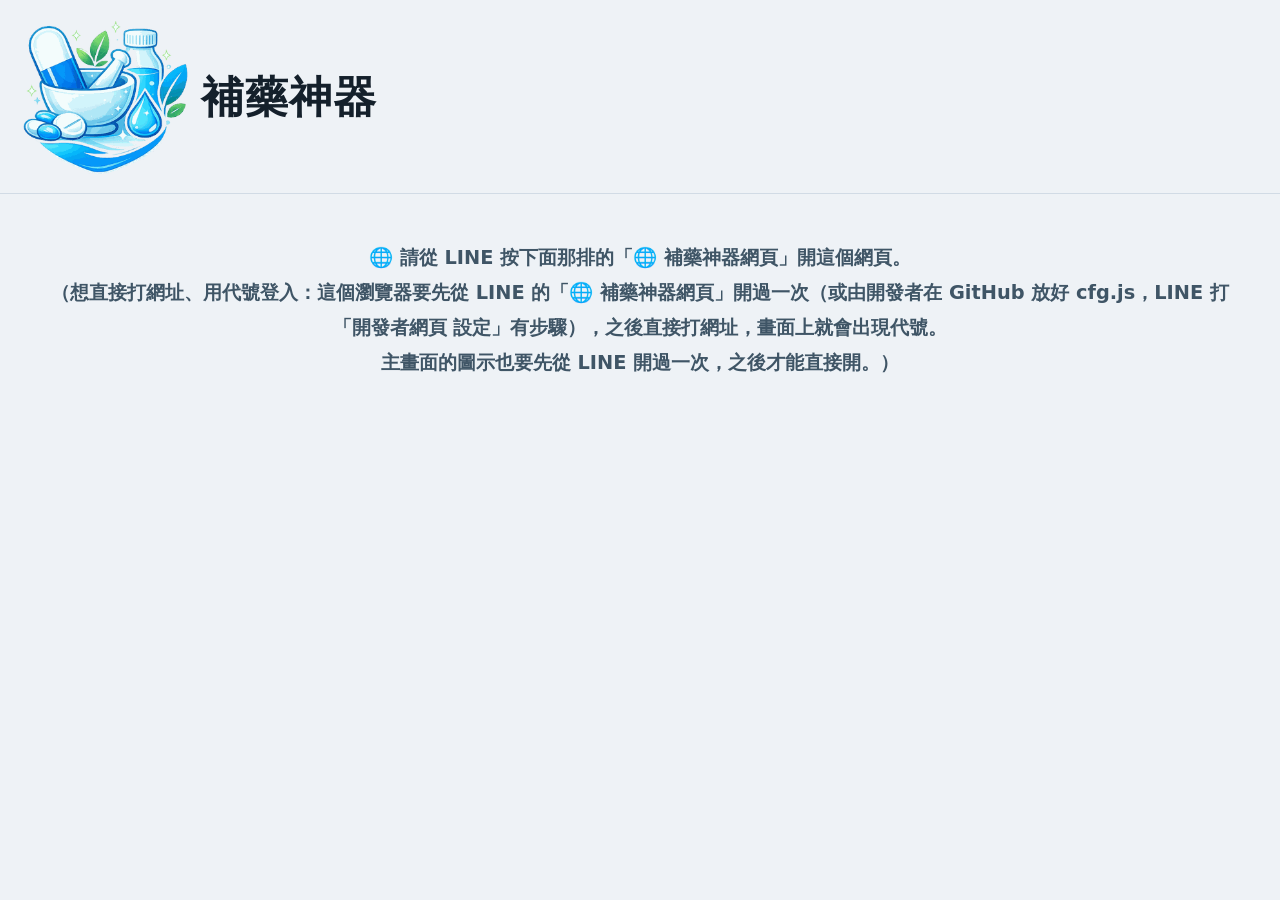
<file: index.html>
<!doctype html>
<html lang="zh-Hant">
<head>
<meta charset="utf-8">
<meta http-equiv="Content-Security-Policy" content="default-src 'none'; script-src 'self'; style-src 'self' 'unsafe-inline'; img-src 'self' data: blob: https:; connect-src https://script.google.com https://script.googleusercontent.com; media-src 'self' blob: data:; manifest-src 'self'; base-uri 'none'; form-action 'none'; object-src 'none'; frame-src 'none'; worker-src 'none'">
<meta name="referrer" content="no-referrer">
<meta name="viewport" content="width=device-width, initial-scale=1, viewport-fit=cover">
<meta name="buyao-v" content="v6">
<title>補藥神器</title>
<link rel="icon" href="icon.png">
<link rel="apple-touch-icon" href="icon.png">
<meta name="apple-mobile-web-app-capable" content="yes">
<meta name="apple-mobile-web-app-title" content="補藥神器">
<meta name="apple-mobile-web-app-status-bar-style" content="black-translucent">
<meta name="theme-color" content="#EEF2F6" media="(prefers-color-scheme: light)">
<meta name="theme-color" content="#0E151C" media="(prefers-color-scheme: dark)">
<link rel="manifest" href="manifest.webmanifest">
<style>
  :root{
    --ground:#EEF2F6; --surface:#FFFFFF; --sunk:#E3EAF1; --line:#D1DBE5;
    --ink:#14202B; --ink2:#3F5566; --muted:#7A8C9A;
    --accent:#1F6FD0; --accent-soft:#E4EEFA; --accent-ink:#FFFFFF;
    --leaf:#1B7F5C; --leaf-soft:#E3F1EA;
    --warn:#B26A00; --warn-soft:#FFF4DE;
    --danger:#B0392B; --danger-soft:#FDE9E6;
    --pin:#E8514B;
    --edge:#708392; --hintc:#566B7B;
    --c2-ink:#3C4043; --c2-mute:#757575; --c2-lab:#707070; --c2-val:#5F5F5F;
    --c2-feat:#E8F3FA; --c2-feat-ink:#0B5F8A; --c2-pair:#FFE9E9; --c2-pair-ink:#C62828;
    --c2-loc:#FFF0F0; --c2-loc-ink:#CF4540; --c2-pnl:#F7F7F7; --c2-note:#FFF6E0; --c2-note-ink:#9E5D00;
    --shadow:0 1px 2px rgba(20,32,43,.06), 0 8px 22px rgba(20,32,43,.06);
  }
  @media (prefers-color-scheme: dark){
    :root:not([data-theme="light"]){
      --ground:#0E151C; --surface:#16212B; --sunk:#1D2A36; --line:#2A3947;
      --ink:#E3EAF0; --ink2:#B0C0CE; --muted:#85979F;
      --accent:#7FB4E8; --accent-soft:#143050; --accent-ink:#0E151C;
      --leaf:#5FC49E; --leaf-soft:#16392C;
      --warn:#EBB05C; --warn-soft:#37290F;
      --danger:#E8897C; --danger-soft:#3A1F1B;
      --pin:#F0726C; --shadow:none;
      --edge:#64798A; --hintc:#97A9B6;
      --c2-ink:#E3EAF0; --c2-mute:#9FAFBB; --c2-lab:#93A3B0; --c2-val:#BCC8D2;
      --c2-feat:#12344D; --c2-feat-ink:#8CCBF0; --c2-pair:#3A1F1B; --c2-pair-ink:#F0958B;
      --c2-loc:#3A1F1B; --c2-loc-ink:#F0726C; --c2-pnl:#1B2733; --c2-note:#37290F; --c2-note-ink:#EBB05C;
    }
  }
  :root[data-theme="dark"]{
    --ground:#0E151C; --surface:#16212B; --sunk:#1D2A36; --line:#2A3947;
    --ink:#E3EAF0; --ink2:#B0C0CE; --muted:#85979F;
    --accent:#7FB4E8; --accent-soft:#143050; --accent-ink:#0E151C;
    --leaf:#5FC49E; --leaf-soft:#16392C;
    --warn:#EBB05C; --warn-soft:#37290F;
    --danger:#E8897C; --danger-soft:#3A1F1B;
    --pin:#F0726C; --shadow:none;
    --edge:#64798A; --hintc:#97A9B6;
    --c2-ink:#E3EAF0; --c2-mute:#9FAFBB; --c2-lab:#93A3B0; --c2-val:#BCC8D2;
    --c2-feat:#12344D; --c2-feat-ink:#8CCBF0; --c2-pair:#3A1F1B; --c2-pair-ink:#F0958B;
    --c2-loc:#3A1F1B; --c2-loc-ink:#F0726C; --c2-pnl:#1B2733; --c2-note:#37290F; --c2-note-ink:#EBB05C;
  }
  *{box-sizing:border-box; -webkit-tap-highlight-color:transparent}
  [hidden]{display:none!important}
  html,body{height:100%}
  body{margin:0; zoom:var(--z,1); background:var(--ground); color:var(--ink);
    font-family:-apple-system,"PingFang TC","Noto Sans TC","Microsoft JhengHei",system-ui,sans-serif;
    font-size:15.5px; line-height:1.6; padding-inline:0}
  button,input{font-family:inherit; font-size:inherit}
  button{cursor:pointer}
  button:focus-visible,input:focus-visible{outline:2.5px solid var(--accent); outline-offset:2px}
  .mono{font-family:"IBM Plex Mono",ui-monospace,SFMono-Regular,Menlo,monospace; font-variant-numeric:tabular-nums}

  .top{position:sticky; top:env(safe-area-inset-top,0px); z-index:5; background:var(--ground);
    padding:8px 14px 10px; border-bottom:1px solid var(--line)}
  .topin{max-width:640px; margin:0 auto; display:grid; grid-template-columns:minmax(0,1fr) auto; column-gap:10px; align-items:center}
  .hb{grid-column:1; grid-row:1; display:flex; align-items:center; gap:11px; border:0; background:transparent; color:var(--ink); padding:0 0 8px; margin:0; text-align:left; min-width:0}
  .hb img{width:66px; height:66px; flex:0 0 66px}
  .hb b{font-size:24px; line-height:1.3; letter-spacing:.02em; white-space:nowrap}
  .inst{grid-column:2; grid-row:1; align-self:start; justify-self:end; margin-top:3px; border:1.5px solid var(--line); background:var(--surface); color:var(--ink2);
    border-radius:999px; padding:5px 11px; font-size:12.5px; font-weight:700; white-space:nowrap; line-height:1.3}
  .search{grid-column:1 / -1; grid-row:2; display:flex; gap:7px; align-items:stretch}
  .search input{flex:1; min-width:0; border:1.5px solid var(--line); background:var(--surface); color:var(--ink);
    border-radius:12px; padding:11px 14px; font-size:17px; line-height:1.3}
  .search input::placeholder{color:var(--muted); font-size:15px}
  @media (max-width:480px){ .search input::placeholder{font-size:14px} }
  .search button{flex:0 0 46px; border:1.5px solid var(--line); background:var(--surface); color:var(--ink);
    border-radius:12px; font-size:19px; line-height:1; padding:0}
  .search button.on{background:var(--danger-soft); border-color:var(--danger); color:var(--danger)}
  .hint{grid-column:1 / -1; grid-row:3; font-size:12.5px; color:var(--muted); padding:7px 2px 0; min-height:26px; line-height:1.5}
  @media (min-width:760px){
    .top{padding:12px 18px 10px}
    .topin{max-width:none; grid-template-columns:max-content minmax(0,1fr) max-content; grid-template-rows:1fr auto 1fr; column-gap:22px}
    .hb{grid-row:1 / span 3; padding:0}
    .hb img{width:132px; height:132px; flex-basis:132px}
    .hb b{font-size:34px}
    .search{grid-column:2; grid-row:2}
    .search input{padding:14px 14px; font-size:17.5px}
    .search input::placeholder{font-size:15.5px}
    .search button{flex-basis:58px; font-size:24px}
    .inst{grid-column:3; grid-row:2; align-self:center; justify-self:start; margin-top:0; padding:8px 13px; font-size:11px}
    .hint{grid-column:2; grid-row:3; align-self:start; font-size:15px}
  }
  .hint span{display:inline-block; white-space:nowrap; margin-right:9px}
  .hint.bad{color:var(--danger)}
  .hint.rec{color:var(--danger); font-weight:700}
  .hint.busy::before{content:""; display:inline-block; width:10px; height:10px; border:2px solid var(--accent);
    border-right-color:transparent; border-radius:50%; margin-right:7px; vertical-align:-1px; animation:spin .8s linear infinite}
  @keyframes spin{to{transform:rotate(360deg)}}
  @media (prefers-reduced-motion:reduce){ .hint.busy::before{animation:none} }

  .nobox{max-width:640px; margin:0 auto; padding:12px 14px 0}
  @media (min-width:760px){ .nobox{max-width:none; padding-inline:20px} }
  .nbx{display:flex; align-items:center; gap:10px; padding:11px 14px; border-radius:12px; background:var(--warn-soft); border-left:4px solid var(--warn); color:var(--ink); font-size:15px; line-height:1.55}
  .nbx .ic{flex:none; font-size:20px; line-height:1}
  .nbx b{min-width:0; font-weight:700; overflow-wrap:anywhere; text-wrap:balance}

  main{max-width:640px; margin:0 auto; padding:12px 14px calc(40px + env(safe-area-inset-bottom,0px));
    display:flex; flex-direction:column; gap:14px}
  @media (min-width:760px){ main{max-width:none; padding-inline:20px; gap:64px} }
  @media (min-width:1020px){ main:has(#nlist){display:grid; grid-template-columns:1fr 1fr; align-items:start} }
  .empty{color:var(--muted); font-size:14px; text-align:center; padding:26px 10px 20px; line-height:1.8}
  .empty b{color:var(--ink2); display:block; font-size:15.5px; margin-bottom:4px}
  .bindf{display:flex; gap:8px; justify-content:center; margin:16px 0 8px}
  .bindf input{width:9.5em; min-width:0; border:1.5px solid var(--line); background:var(--surface); color:var(--ink); border-radius:12px;
    padding:10px 12px; font-size:22px; letter-spacing:.3em; text-align:center; font-variant-numeric:tabular-nums}
  .bindf button{border:0; border-radius:12px; padding:0 20px; background:var(--accent); color:var(--accent-ink); font-weight:700; font-size:16px}
  .bindf button:disabled{opacity:.6}
  .bindm{display:block; min-height:1.7em; color:var(--danger); font-size:14px; overflow-wrap:anywhere}
  .bindbox small{display:block; color:var(--muted); font-size:12.5px}
  .codebox{width:100%; max-width:460px; margin:0 auto; padding-inline:4px}
  .codebox small{display:block; color:var(--ink2); font-size:12.5px; margin-top:6px}
  .cdhead{display:flex; flex-wrap:wrap; justify-content:center; align-items:center; gap:8px 14px}
  .cdhead > b{margin:0}
  .cdbox{display:flex; flex-direction:column; gap:12px; margin:14px auto 4px; max-width:420px; text-align:center}
  .cdin{width:100%; min-width:0; border:1.5px solid var(--edge); background:var(--surface); color:var(--ink); border-radius:12px; padding:12px 14px; font-size:28px; font-weight:700; line-height:1.3; text-align:center; letter-spacing:.32em; text-indent:.32em;
    font-family:"IBM Plex Mono",ui-monospace,SFMono-Regular,Menlo,monospace; font-variant-numeric:tabular-nums}
  .cdin::placeholder{color:var(--hintc); font-size:16px; font-weight:400; letter-spacing:0; text-indent:0; font-family:inherit}
  .cdh{min-height:1.7em; font-size:13.5px; color:var(--ink2); line-height:1.6}
  .cdgo{border:0; border-radius:12px; padding:13px; min-height:max(48px, calc(48px / var(--z,1))); background:var(--accent); color:var(--accent-ink); font-size:17px; font-weight:700}
  .bindm.wait{color:var(--ink2)}
  .retry{margin-top:10px; min-height:max(44px, calc(44px / var(--z,1))); border:1.5px solid var(--edge); background:var(--sunk); color:var(--accent); border-radius:10px; padding:10px 18px; font-size:15px; font-weight:700}
  .cdgo:disabled{opacity:.6; cursor:default}
  .pairbx{margin:14px auto 0; max-width:420px; padding:12px; border:1.5px solid var(--edge); border-radius:14px; background:var(--surface); text-align:center}
  .pst{font-size:14px; color:var(--ink2); line-height:1.6; overflow-wrap:anywhere; text-wrap:balance}
  .pst b,.pst2 b,.pmeta b{display:inline; margin:0; font-size:inherit; color:var(--ink)}
  .pmeta b.low{color:var(--danger)}
  .prole{display:inline-block; margin:0 0 6px; padding:2px 12px; border-radius:999px; background:var(--accent-soft); color:var(--ink); font-size:13px; font-weight:700}
  .pnote{margin:0 0 10px; padding:8px 12px; border-radius:10px; background:var(--warn-soft); border-left:4px solid var(--warn); color:var(--ink); font-size:13.5px; line-height:1.6; font-weight:700; text-align:left; overflow-wrap:anywhere}
  .pcode{font-size:min(40px, 9.6vw); font-weight:800; letter-spacing:.1em; margin:6px 0 4px; color:var(--ink); line-height:1.25; font-family:"IBM Plex Mono",ui-monospace,SFMono-Regular,Menlo,monospace; font-variant-numeric:tabular-nums; -webkit-user-select:all; user-select:all; overflow-wrap:anywhere}
  .pcode.num{font-size:min(44px, 11.5vw); letter-spacing:.18em}
  .pcode.gone{font-size:20px; letter-spacing:0; color:var(--ink2); font-family:inherit; margin:12px 0 8px; -webkit-user-select:auto; user-select:auto}
  .pcopy{display:block; margin:2px auto 6px; min-height:max(44px, calc(44px / var(--z,1))); border:1.5px solid var(--accent); background:var(--surface); color:var(--accent); border-radius:10px; padding:6px 18px; font-size:14px; font-weight:700}
  .pmeta{font-size:12.5px; color:var(--ink2); line-height:1.8}
  .plink{border:0; background:transparent; color:var(--accent); font-size:13.5px; font-weight:700; text-decoration:underline; padding:8px 14px; min-height:max(44px, calc(44px / var(--z,1)))}
  .pbtn{margin-top:6px; min-height:max(44px, calc(44px / var(--z,1))); border:1.5px solid var(--accent); background:var(--surface); color:var(--accent); border-radius:10px; padding:8px 18px; font-size:15px; font-weight:700}
  .pbtn:disabled,.plink:disabled{opacity:.6; cursor:default}
  .pst2{margin:16px auto 0; font-size:14px; color:var(--ink2); line-height:1.6}
  .cdrole{text-align:center; margin-top:4px}
  .cdrole .plink{color:var(--ink2); font-size:13px; font-weight:500}
  @media (min-width:760px){
    .codebox{max-width:900px; padding-top:0}
    .cdgrid{display:grid; grid-template-columns:repeat(2,minmax(0,430px)); gap:16px; justify-content:center; align-items:start; margin-top:10px}
    .cdgrid .pairbx{margin:0; max-width:none}
    .cdgrid #cdwrap{padding:10px 12px; border:1.5px solid var(--edge); border-radius:14px; background:var(--surface)}
    .cdgrid .pst2{margin:0 auto}
    .cdgrid .cdbox{margin:8px auto 0; gap:8px}
  }
  .lo{grid-column:1 / -1; text-align:center; padding:6px 0 2px; font-size:12.5px; color:var(--ink2)}
  .lo button{border:0; background:transparent; color:var(--ink2); font-size:13.5px; text-decoration:underline; padding:10px 18px; min-height:max(44px, calc(44px / var(--z,1)))}

  .sec{display:flex; flex-direction:column; gap:8px}
  .sh{display:flex; align-items:baseline; justify-content:space-between; gap:10px; padding:0 3px}
  .sh b{font-size:18px; color:var(--ink2)}
  .sh span{font-size:12.5px; color:var(--muted)}
  @media (min-width:760px){ .sh b{font-size:19.5px} .sh span{font-size:14px} }
  .tabs{display:flex; gap:4px; background:var(--sunk); padding:4px; border-radius:12px}
  .tabs button{flex:1; border:0; background:transparent; color:var(--muted); border-radius:9px; padding:5px 8px;
    font-size:13.5px; font-weight:700; display:flex; align-items:center; justify-content:center; gap:7px}
  .tabs img{width:28px; height:28px}
  .tabs button[aria-selected="true"]{background:var(--surface); color:var(--accent); box-shadow:var(--shadow)}
  .tabs button small{font-weight:500; margin-left:4px; font-size:12px}
  @media (min-width:760px){ .tabs button{font-size:14px} .tabs img{width:36px; height:36px} .tabs button small{font-size:13px} }
  .sortrow{display:flex; gap:4px; align-items:center; justify-content:flex-end; font-size:12.5px; color:var(--muted); padding:0 3px}
  .sortrow button{border:0; background:transparent; color:var(--muted); padding:2px 8px; font-size:12.5px; border-radius:7px}
  .sortrow button[aria-pressed="true"]{color:var(--accent); font-weight:700; background:var(--accent-soft)}
  @media (min-width:760px){ .sortrow,.sortrow button{font-size:13px} }

  .list{background:var(--surface); border:1px solid var(--line); border-radius:14px; overflow:hidden; box-shadow:var(--shadow)}
  .list .h{padding:10px 15px; font-size:12.5px; color:var(--muted); background:var(--sunk); border-bottom:1px solid var(--line)}
  .list .g{padding:6px 15px; font-size:12px; font-weight:700; color:var(--warn); background:var(--warn-soft); border-bottom:1px solid var(--line)}
  .list .none{padding:16px 15px; font-size:13.5px; color:var(--muted)}
  .list .kg{display:flex; align-items:center; gap:7px; padding:10px 14px 7px; font-size:15px; font-weight:700; color:var(--accent); background:var(--surface); border-bottom:1px solid var(--line)}
  .list .kg img{width:26px; height:26px}
  .list .kg b{margin-left:6px}
  .samebox{margin-top:2px}
  .list .kg.same{color:#5B3FA0; background:#F3EFFB; font-size:15px; padding:9px 14px 7px}
  .list .sub{font-size:12.5px; font-weight:700; color:#7A5FC0; background:#F8F5FD; padding:6px 14px 4px; border-bottom:1px solid var(--line)}
  .list .sub b{margin-left:6px; font-weight:500}
  .list button.kg{width:100%; margin:0; border:0; border-bottom:1px solid var(--line); text-align:left; font-family:inherit; cursor:pointer}
  .list .kg .fold{margin-left:auto; font-size:13px; font-weight:700; color:#7A5FC0; white-space:nowrap}
  :root[data-theme="dark"] .list .kg .fold{color:#B8A6E6}
  :root[data-theme="dark"] .list .kg.same{color:#C9B8F2; background:#2A2340}
  :root[data-theme="dark"] .list .sub{color:#B8A6E6; background:#231D33}
  @media (prefers-color-scheme: dark){ :root:not([data-theme="light"]) .list .kg .fold{color:#B8A6E6} :root:not([data-theme="light"]) .list .kg.same{color:#C9B8F2; background:#2A2340} :root:not([data-theme="light"]) .list .sub{color:#B8A6E6; background:#231D33} }
  .row .n i.fl{color:var(--muted); font-size:12px}
  .tabs.wrap{flex-wrap:wrap}
  .tabs.wrap button{flex:1 1 30%; min-width:30%; padding:7px 6px; font-size:13px; gap:5px; white-space:nowrap}
  .tabs.wrap button[aria-selected="true"]{color:var(--warn)}
  @media (min-width:760px){ .tabs.wrap button{font-size:14px; padding:6px 6px} .tabs.wrap button small{font-size:13px} }
  #ntabs:empty{display:none}
  .row{display:grid; grid-template-columns:auto 1fr auto; gap:10px; align-items:center; padding:8px 12px 8px 8px;
    border-bottom:1px solid var(--line); background:transparent; border-left:0; border-right:0; border-top:0;
    width:100%; text-align:left; color:var(--ink)}
  .row:last-child{border-bottom:0}
  .row:hover{background:var(--sunk)}
  .row .ph{position:relative; width:104px; height:78px; border-radius:8px; overflow:hidden; background:var(--sunk); border:1px solid var(--line); flex:0 0 104px}
  .row .ph img{position:absolute; inset:0; width:100%; height:100%; object-fit:cover; display:block}
  .row .ph .ki{object-fit:contain; padding:8px; opacity:.45}
  .row .ph .pi{background:#fff}
  .row .n{display:flex; flex-direction:column; min-width:0; gap:1px}
  .row .n b{font-size:14.5px; white-space:normal; display:-webkit-box; -webkit-box-orient:vertical; -webkit-line-clamp:2; line-height:1.25; overflow:hidden; word-break:break-word; overflow-wrap:anywhere}
  .row .n .z{font-size:13px; color:var(--ink2); white-space:nowrap; overflow:hidden; text-overflow:ellipsis}
  .row .n i{font-style:normal; font-size:12px; color:var(--warn); white-space:nowrap; overflow:hidden; text-overflow:ellipsis}
  .row .n .k{display:flex; align-items:center; gap:4px; font-size:12px; color:var(--muted); line-height:1.2; white-space:nowrap}
  .row .n .k img{width:16px; height:16px; object-fit:contain}
  .row .n .k .c{font-size:12.5px; font-weight:600; color:var(--muted); margin-left:6px}
  .row .l{font-size:16px; font-weight:700; color:var(--pin); white-space:nowrap}
  @media (max-width:340px){ .row{gap:8px; padding:8px 10px 8px 6px} .row .ph{width:84px; height:63px; flex-basis:84px} }
  @media (min-width:760px){
    .row{gap:14px; padding:6px 16px 6px 10px}
    .row .ph{width:148px; height:111px; flex-basis:148px}
    .row .n b{font-size:15.5px} .row .n .z{font-size:13.5px} .row .n .k{font-size:12.5px} .row .n .k img{width:17px; height:17px} .row .n .k .c{font-size:13px}
    .row .l{font-size:18px}
  }

  .card{background:var(--surface); border:1px solid var(--line); border-radius:16px; padding:18px 18px 16px;
    box-shadow:var(--shadow); display:flex; flex-direction:column; gap:12px}
  .card .head{display:flex; flex-wrap:wrap; gap:10px 12px; align-items:flex-start}
  .card .head > .box.notice{flex:0 0 100%}
  .card .head .t{flex:1; min-width:0; display:flex; flex-direction:column; gap:2px}
  .card .code{font-size:34px; font-weight:700; line-height:1.05; color:var(--ink2); letter-spacing:-.01em}
  .card .qty{font-size:16px; font-weight:700; color:var(--warn); background:var(--warn-soft); border-radius:8px; padding:2px 8px; vertical-align:middle}
  .kv a{color:var(--accent); text-decoration:none; font-weight:700}
  .chips{display:flex; flex-wrap:wrap; gap:6px; padding:10px 15px; border-bottom:1px solid var(--line); background:var(--sunk)}
  .chips span{font-size:12.5px; padding:3px 9px; border-radius:8px; background:var(--surface); color:var(--ink2); border:1px solid var(--line)}
  .chips span.ok{color:var(--leaf); border-color:var(--leaf-soft); background:var(--leaf-soft)}
  .chips span.no{color:var(--danger); border-color:var(--danger-soft); background:var(--danger-soft)}
  .card .brand{font-size:20px; font-weight:700; line-height:1.25; overflow-wrap:anywhere}
  .card .zh{font-size:17px; font-weight:700; color:var(--accent); line-height:1.3}
  .card .gen{font-size:12.5px; color:var(--muted); line-height:1.5; white-space:pre-line; margin-top:3px}
  .card .side{flex:0 0 88px; display:flex; flex-direction:column; align-items:center; gap:4px}
  .card .icon{width:88px; height:88px; border-radius:18px; background:var(--sunk);
    display:flex; align-items:center; justify-content:center; text-decoration:none}
  .card .icon img{width:80px; height:80px}
  @media (max-width:480px){
    .card{padding:14px 14px 12px; gap:10px}
    .card .code{font-size:26px}
    .card .brand{font-size:16.5px}
    .card .zh{font-size:14.5px}
    .card .gen{font-size:11.5px}
    .card .side{flex:0 0 68px}
    .card .icon{width:68px; height:68px; border-radius:14px}
    .card .icon img{width:60px; height:60px}
    .box{padding:8px 11px}
    .box .v{font-size:14px}
    .kv .v{font-size:14px}
    .photo{max-width:100%; aspect-ratio:16/9}
  }
  .hb.dev{display:grid; grid-template-columns:auto auto; grid-template-rows:auto auto; column-gap:11px; row-gap:2px; justify-content:start; align-items:center}
  .hb.dev img{grid-column:1; grid-row:1 / span 2}
  .hb.dev b{grid-column:2; grid-row:1; align-self:end}
  .devtag{grid-column:2; grid-row:2; justify-self:start; align-self:start; font-size:11.5px; font-weight:700; color:var(--accent); background:var(--accent-soft); border-radius:6px; padding:2px 8px; line-height:1.45; margin:0}
  .actions button.edit{background:var(--leaf-soft); border-color:var(--leaf-soft); color:var(--leaf)}
  .box{border-radius:10px; padding:10px 13px; display:flex; flex-direction:column; gap:2px; line-height:1.5}
  .box .k{font-size:12px; font-weight:700}
  .box .v{font-size:15px; font-weight:700; overflow-wrap:anywhere; white-space:pre-line}
  .box.notice{background:var(--warn-soft); flex-direction:row; flex-wrap:wrap; align-items:baseline; column-gap:7px; row-gap:0}
  .box.notice .k,.box.notice .v{color:var(--warn)}
  .box.notice .k{flex:0 0 auto; font-size:15px}
  .box.notice .v{flex:1 1 0; min-width:0}
  .box.notice .nrow{flex:0 0 100%}
  .nrow{display:flex; gap:12px; align-items:flex-start; margin-top:6px}
  .nrow .zones{flex:1; margin-top:0}
  .nrow .sp{flex:1}
  .box.notice .npic{display:block; flex:0 0 auto; width:min(170px,36%); aspect-ratio:4/3; object-fit:contain; background:#fff; border-radius:10px; border:1px solid var(--line); cursor:zoom-in}
  .zones{border-collapse:collapse; font-size:14px; width:100%; max-width:320px}
  .zones caption{text-align:left; font-size:11.5px; color:var(--warn); opacity:.8; padding-bottom:2px}
  .zones th{text-align:left; font-weight:500; color:var(--warn); opacity:.85; padding:3px 10px 3px 0; white-space:nowrap; width:5.5em; border-bottom:1px solid rgba(178,106,0,.18)}
  .zones td{font-weight:700; color:var(--warn); padding:3px 0; border-bottom:1px solid rgba(178,106,0,.18); white-space:pre-line}
  .zones tr:last-child th,.zones tr:last-child td{border-bottom:0}
  .box.feat{background:var(--leaf-soft)} .box.feat .k,.box.feat .v{color:var(--leaf)}
  .box.pair{background:var(--danger-soft)} .box.pair .k,.box.pair .v{color:var(--danger)}
  .kv{display:flex; flex-direction:column; gap:1px}
  .kv .k{font-size:12px; color:var(--muted)} .kv .v{font-size:15px; color:var(--ink2); white-space:pre-line}
  .grid2{display:grid; grid-template-columns:1fr auto; gap:12px; align-items:start}
  @media (max-width:420px){ .grid2{grid-template-columns:1fr} .photo{max-width:100%; justify-self:stretch; aspect-ratio:16/10} }
  .photo{width:100%; max-width:220px; aspect-ratio:4/3; object-fit:cover; border-radius:10px; border:1px solid var(--line);
    background:var(--sunk); cursor:zoom-in; justify-self:end}
  .locrow{display:flex; flex-wrap:wrap; align-items:flex-start; gap:10px}
  .lleft{display:flex; flex-direction:column; align-items:flex-start; gap:8px; flex:0 0 auto; min-width:0; max-width:100%}
  .loc{flex:0 0 auto; display:flex; align-items:center; gap:8px; width:max-content; max-width:100%; min-width:0;
    background:var(--c2-loc); border-radius:12px; padding:10px 14px}
  .loc .pin{display:inline-flex; line-height:0; font-size:0}
  .pinsvg{display:block; width:19px; height:24px}
  .loc .t{font-size:24px; font-weight:800; color:var(--c2-loc-ink); line-height:1.1; min-width:0; overflow-wrap:break-word}
  .map{flex:1 1 200px; min-width:200px; border:0; border-radius:10px; background:var(--surface);
    aspect-ratio:3/2; object-fit:contain; cursor:zoom-in}
  #card{border-radius:18px}
  #card .head{display:grid; grid-template-columns:minmax(0,1fr) auto; grid-template-rows:auto auto; grid-template-areas:"t s" "n n"; gap:0 10px; align-items:start}
  #card .head > .t{grid-area:t} #card .head > .side{grid-area:s; flex:none; align-self:start}
  #card .head > .box.notice{grid-area:n; align-self:auto; margin-top:10px}
  #card .code{color:var(--c2-ink); font-family:inherit; font-weight:600; letter-spacing:0}
  #card .brand{color:var(--c2-ink)}
  #card .zh{color:var(--leaf)}
  #card .gen{color:var(--c2-mute)}
  #card .icon{width:64px; height:64px; border-radius:0; background:none}
  #card .icon img{width:64px; height:64px}
  #card .box.notice{background:var(--c2-note); border-radius:12px; padding:9px 13px}
  #card .box.notice .k{font-size:17px} #card .box.notice .v{font-size:15px}
  #card .box.notice .k,#card .box.notice .v,#card .zones th,#card .zones td,#card .zones caption{color:var(--c2-note-ink)}
  #card .zones th,#card .zones caption{opacity:1}
  #card .box{border-radius:10px}
  #card .box.feat{background:var(--c2-feat)} #card .box.feat .k,#card .box.feat .v{color:var(--c2-feat-ink)}
  #card .box.pair{background:var(--c2-pair)} #card .box.pair .k,#card .box.pair .v{color:var(--c2-pair-ink)}
  #card .kv .k{color:var(--c2-lab)} #card .kv .v{color:var(--c2-val); font-weight:400; overflow-wrap:anywhere}
  #card .grid2{grid-template-columns:minmax(0,1fr) auto; gap:10px}
  #card .grid2.nophoto{grid-template-columns:minmax(0,1fr)}
  #card .photo{width:40vw; max-width:160px; aspect-ratio:4/3; object-fit:contain; background:transparent; border:0; border-radius:8px; justify-self:end}
  .pnl{background:var(--c2-pnl); border-radius:14px; padding:10px 10px 11px; display:flex; flex-direction:column; gap:10px; min-width:0}
  .pnl .box.feat{padding:8px 11px}
  .pinfo{display:flex; flex-direction:column; gap:9px; min-width:0}
  .cbody{display:contents}
  #same:empty{display:none}
  @media (min-width:760px){
    .card{padding:40px 40px 38px}
    .card .code{font-size:41px} .card .brand{font-size:25.5px} .card .zh{font-size:22px} .card .gen{font-size:15px}
    .zones{font-size:16px} .zones caption{font-size:13.5px}
    #card{width:100%; max-width:1000px; margin-inline:auto; padding:20px 28px 14px; gap:10px; zoom:var(--cz,1)}
    #card .head{gap:0 12px}
    #card .icon{width:var(--icons,134px); height:var(--icons,134px)} #card .icon img{width:var(--icons,134px); height:var(--icons,134px)}
    main:has(#card){padding-bottom:calc(8px + env(safe-area-inset-bottom,0px))}
    #card .samebox{margin-top:0}
    #card .samebox .kg.same[aria-expanded="false"]{border-bottom:0}
    #card .samebox .kg.same[aria-expanded="false"] ~ .sub{display:none}
    #card .box{padding:8px 13px}
    #card .box .k,#card .kv .k{font-size:13.5px} #card .box .v,#card .kv .v{font-size:16.5px}
    #card .box.notice{padding:9px 16px} #card .box.notice .k{font-size:19px} #card .box.notice .v{font-size:19px}
    #card .box.notice .npic{width:min(150px,30%); margin-left:auto}
    #card .photo{width:var(--phw,284px); max-width:none}
    .cbody{display:grid; grid-template-columns:minmax(0,1fr); gap:10px; align-items:start}
    .pnl{padding:12px 14px; display:grid; grid-template-columns:var(--gc,minmax(0,1fr) auto); grid-template-areas:var(--ga,"f p" "i p"); gap:9px 14px; align-items:start}
    .pnl .grid2{display:contents}
    .pnl .feat{grid-area:f} .pnl .pinfo{grid-area:i} .pnl .photo{grid-area:p}
    .pnl .pinfo:empty{display:none}
    .pnl.solo{justify-content:center}
    .locrow{gap:10px 14px}
    .loc{gap:12px; padding:12px 24px; min-height:var(--lochh,117px)}
    .loc .t{font-size:var(--locfs,54px)}
    .pinsvg{width:calc(var(--locfs,54px)*.72); height:calc(var(--locfs,54px)*.9)}
    .map{flex:0 0 auto; width:auto; min-width:0; max-width:100%; height:var(--maph,278px); margin-left:auto}
    #card .actions{margin-top:0} #card .actions button{flex:0 0 auto; padding:8px 22px}
  }
  .spots{display:flex; gap:7px; flex-wrap:wrap}
  .spots button{border:1.5px solid var(--line); background:var(--surface); color:var(--ink2); border-radius:9px;
    padding:6px 12px; font-size:13.5px; font-weight:700}
  .spots button[aria-pressed="true"]{background:var(--accent); border-color:var(--accent); color:var(--accent-ink)}
  .actions{display:flex; gap:8px; margin-top:2px}
  .actions button{flex:1; border:1.5px solid var(--line); background:var(--sunk); color:var(--accent); border-radius:10px;
    padding:10px; font-size:14px; font-weight:700}
  .actions button.pri{background:var(--accent); border-color:var(--accent); color:var(--accent-ink)}
  .actions button.quiet{color:var(--muted)}
  .actions button:disabled{opacity:.5; cursor:default}

  .edit{display:flex; flex-direction:column; gap:10px; background:var(--sunk); border-radius:12px; padding:13px 13px 12px}
  .edit .t{font-size:13px; font-weight:700; color:var(--accent)}
  .f{display:flex; flex-direction:column; gap:3px}
  .f label{font-size:12px; color:var(--muted)}
  .f label b{color:var(--accent); font-weight:700; margin-right:5px; font-family:"IBM Plex Mono",monospace}
  .f input,.f textarea,.f select{border:1.5px solid var(--line); background:var(--surface); color:var(--ink);
    border-radius:9px; padding:9px 11px; font-size:15px; line-height:1.4; width:100%}
  .f textarea{min-height:64px; resize:vertical}
  .f .was{font-size:11.5px; color:var(--muted)}
  .edit .actions{margin-top:2px}
  .picrow{display:flex; align-items:center; gap:12px}
  .picrow .ph{position:relative; width:66px; height:66px; border-radius:10px; overflow:hidden; background:var(--surface); border:1px solid var(--line); flex:0 0 66px}
  .picrow .ph img{position:absolute; inset:0; width:100%; height:100%; object-fit:cover; display:block}
  .picrow .ph .ki{object-fit:contain; padding:11px; opacity:.45}
  .picrow .ph .pi{background:#fff}
  .picrow button{border:1.5px solid var(--line); background:var(--surface); color:var(--ink); border-radius:10px; padding:10px 13px; font-size:14px; font-weight:700}
  .picrow button:disabled{opacity:.5}
  .picrow.drop{border:1.5px dashed var(--line); border-radius:12px; padding:8px; outline:none}
  .picrow.drop.active{border-color:var(--accent)}
  .picrow.drop.over{border-style:solid; border-color:var(--accent); background:var(--accent-soft)}
  .picrow .dz{display:flex; flex-direction:column; gap:5px; min-width:0}
  .picrow .dz small{font-size:11.5px; color:var(--muted); line-height:1.4}
  .picrow .dzb{display:flex; gap:8px; flex-wrap:wrap}
  .picrow .ph .none{position:absolute; inset:0; display:flex; align-items:center; justify-content:center; font-size:12px; color:var(--muted)}
  .zgrid{display:grid; grid-template-columns:1fr 1fr; gap:6px 10px}
  .zc{display:flex; align-items:center; gap:6px; font-size:13px; color:var(--ink2)}
  .zc span{flex:0 0 3.2em}
  .zc input{flex:1; min-width:0; padding:7px 9px; font-size:14px}

  .lb{position:fixed; inset:0; z-index:20; background:rgba(8,12,16,.86); display:flex; align-items:center; justify-content:center; padding:20px}
  .lb img{max-width:100%; max-height:100%; border-radius:8px; background:#fff}
  .lb button{position:absolute; top:calc(14px + env(safe-area-inset-top,0px)); right:14px; width:42px; height:42px; border-radius:50%;
    border:0; background:rgba(255,255,255,.92); color:#111; font-size:20px}
  .sheet{position:fixed; inset:0; z-index:21; background:rgba(8,12,16,.55); display:flex; align-items:flex-end; justify-content:center}
  .sheetin{background:var(--surface); color:var(--ink); width:100%; max-width:520px; border-radius:16px 16px 0 0; padding:16px 18px calc(16px + env(safe-area-inset-bottom,0px)); box-shadow:0 -6px 30px rgba(0,0,0,.25)}
  .sheetin h3{margin:0 0 6px; font-size:17px}
  .sheetin p{margin:0 0 8px; font-size:13.5px; color:var(--ink2); line-height:1.6}
  .sheetin .go{display:block; width:100%; border:0; background:var(--accent); color:var(--accent-ink); border-radius:12px; padding:13px; font-size:16px; font-weight:700; margin:2px 0 12px}
  .sheetin ol{margin:0 0 10px; padding-left:22px; font-size:15px; line-height:1.75}
  .sheetin small{display:block; color:var(--muted); font-size:12.5px; line-height:1.55; margin-bottom:12px; white-space:pre-line}
  .sheetin .x{width:100%; border:1.5px solid var(--line); background:var(--sunk); color:var(--ink); border-radius:12px; padding:11px; font-size:15.5px; font-weight:700}
  .sheetin p b{color:var(--ink)}
  .sheetin .ids{margin:0 0 10px; padding:8px 10px; background:var(--sunk); border-radius:10px; font:13.5px/1.7 ui-monospace,Menlo,Consolas,monospace; color:var(--ink); white-space:pre-line; word-break:break-all}
  .sheetin .go + .x{margin-top:0}
  .hint .tm{white-space:normal}
  .hint .aiw{white-space:normal; color:var(--warn); font-weight:700}
  @media (min-width:760px){ .sheet{align-items:center; padding:20px} .sheetin{border-radius:16px; padding:18px 20px} }
  .demo{position:fixed; left:0; right:0; bottom:0; z-index:6; background:var(--warn-soft); color:var(--warn); font-size:12px;
    text-align:center; padding:6px 12px calc(6px + env(safe-area-inset-bottom,0px)); border-top:1px solid var(--line)}
</style>
<script src="cfg.js" defer></script>
<script src="app.js?v=v6" defer></script>
</head>
<body>
<header class="top"><div class="topin">
  <button type="button" class="hb" id="home" title="回首頁"><img src="[data-uri]" alt=""><b>補藥神器</b></button>
  <button type="button" class="inst" id="inst" hidden>📲 加到主畫面</button>
  <form class="search" id="sf" role="search">
    <input id="q" placeholder="輸入 CODE、藥名、中文或位置，再按 Enter 鍵查詢" autocomplete="off" autocapitalize="off" spellcheck="false" enterkeyhint="search" aria-label="查藥">
    <button type="button" id="mic" title="用講的" aria-label="語音查藥">🎤</button>
    <button type="button" id="cam" title="拍照，或從相簿選一張" aria-label="拍照或選照片查藥">📷</button>
    <input type="file" id="file" accept="image/*" hidden>
  </form>
  <div class="hint" id="hint"></div>
</div></header>

<div class="nobox" id="nobox" hidden><div class="nbx"><span class="ic" aria-hidden="true">📋</span><b>如果查詢不到，請翻閱『藥品位置查詢表』。</b></div></div>

<main id="out"></main>

<div class="lb" id="lb" hidden><img id="lbimg" alt=""><button id="lbx" aria-label="關閉">✕</button></div>
<div class="sheet" id="inss" hidden role="dialog" aria-modal="true" aria-labelledby="insh"><div class="sheetin"><h3 id="insh">📲 加到主畫面</h3><p id="insp" hidden></p><button type="button" class="go" id="insgo" hidden></button><ol id="inso"></ol><small id="insn"></small><button type="button" class="x" id="insx">知道了</button></div></div>
<div class="sheet" id="nts" hidden role="dialog" aria-modal="true" aria-labelledby="nth"><div class="sheetin"><h3 id="nth"></h3><p id="ntp" hidden></p><div class="ids" id="nti" hidden></div><p id="ntq" hidden></p><small id="ntn"></small><button type="button" class="go" id="ntgo" hidden></button><button type="button" class="x" id="ntx">知道了</button></div></div>
<div class="demo" id="demo" hidden>預覽模式 —— 這裡的藥品是假資料，正式版接的是工作表1</div>
</body>
</html>
</file>
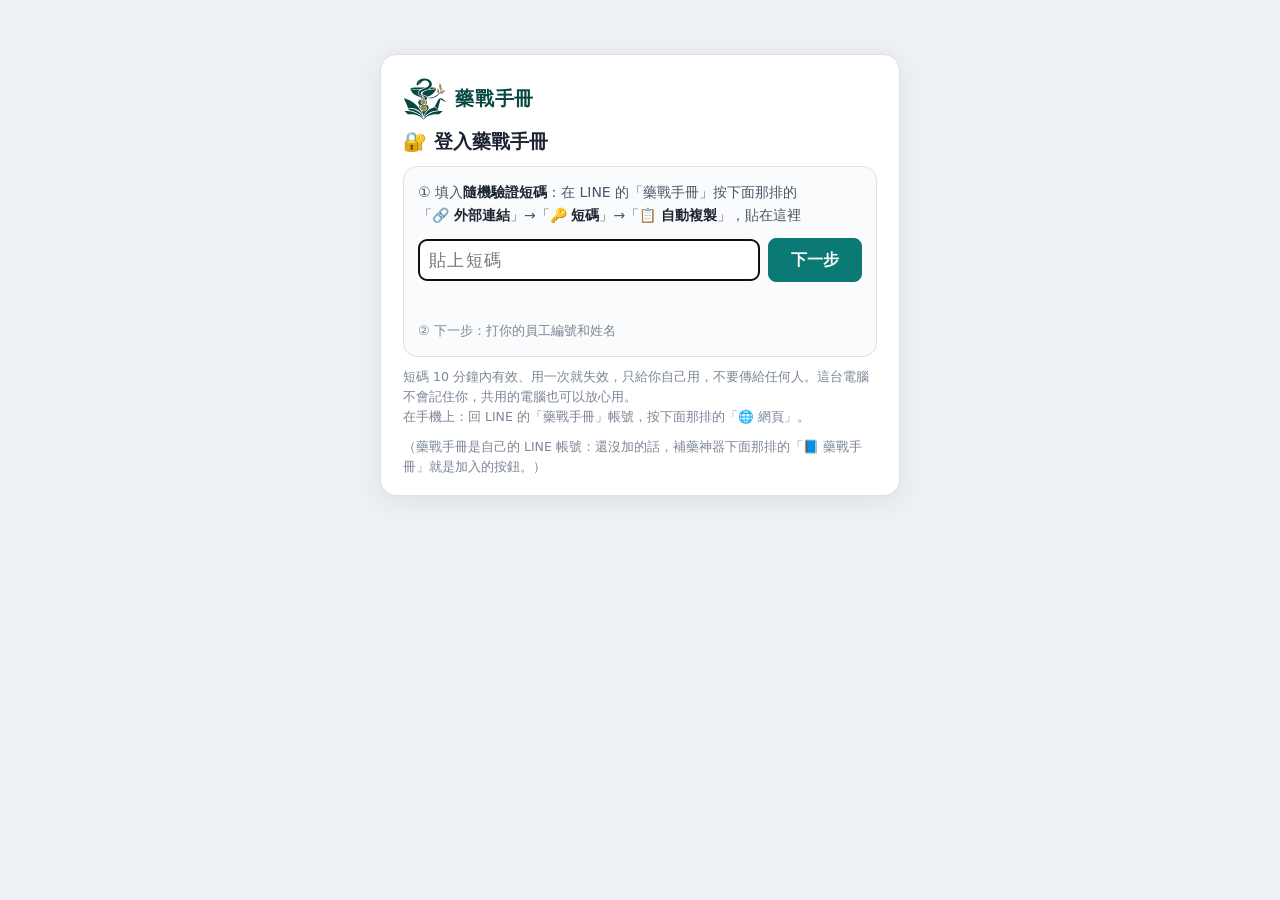
<file: hb.html>
<!doctype html>
<html lang="zh-Hant">
<head>
<meta charset="utf-8">
<meta http-equiv="Content-Security-Policy" content="default-src 'none'; script-src 'self'; style-src 'self' 'unsafe-inline'; img-src 'self' data: blob: https:; connect-src 'self' https://script.google.com https://script.googleusercontent.com; font-src data:; media-src blob:; base-uri 'none'; form-action 'none'; object-src 'none'; frame-src https:; worker-src 'none'; manifest-src 'self'">
<meta name="referrer" content="no-referrer">
<meta name="robots" content="noindex,nofollow,noarchive,nosnippet,noimageindex">
<meta name="viewport" content="width=device-width, initial-scale=1, viewport-fit=cover">
<meta name="buyao-hb" content="v12.21（藥戰手冊網頁 12.21・第 54 批）">
<title>藥戰手冊</title>
<link rel="icon" type="image/png" sizes="64x64" href="[data-uri]">
<link rel="apple-touch-icon" href="[data-uri]">
<link rel="stylesheet" href="hb.css?v=dc4cf52f9a">
<style>.hbl{visibility:hidden;animation:hbl 0s linear 15s forwards}@keyframes hbl{to{visibility:visible}}</style>
</head>
<body>
<div id="app" class="app"><div class="scr bootscr"><div class="scr-in ld"><div class="ld-logo"><svg class="lg" aria-hidden="true" xmlns="http://www.w3.org/2000/svg" viewBox="153 123 1009 1009"><path fill="#064742" fill-rule="evenodd" d="M616.0 1094.2C567.2 1033.0 485.4 991.3 389.6 978.9C358.2 974.8 314.9 975.2 281.3 979.7L269.0 981.4L252.3 964.8C231.6 944.3 213.5 928.6 194.2 914.6C189.1 910.8 185.1 907.3 185.3 906.6C186.1 904.2 219.1 903.3 247.0 905.0C327.9 909.9 413.6 931.9 479.5 964.8C516.7 983.3 543.9 1002.2 572.3 1029.2C588.4 1044.4 596.9 1054.1 609.8 1071.4C623.4 1089.7 622.3 1088.5 624.0 1086.8C624.8 1085.9 628.0 1081.8 631.0 1077.5C669.0 1023.6 712.4 986.8 771.3 958.5C803.8 942.8 834.2 932.1 878.0 920.7C930.3 907.0 1006.5 900.1 1054.8 904.7C1062.5 905.4 1062.7 906.9 1055.6 912.0C1037.5 925.1 1003.3 954.7 987.8 970.9C982.4 976.4 977.4 981.0 976.7 981.0C976.0 981.0 969.2 980.1 961.5 979.0C885.2 968.3 802.8 981.1 733.5 1014.4C693.0 1033.8 660.8 1058.0 634.0 1088.9C628.3 1095.6 623.1 1101.0 622.5 1101.0C621.9 1101.0 618.9 1098.0 616.0 1094.2ZM609.0 1047.8C587.8 1021.0 559.6 993.7 533.3 974.6C479.2 935.2 376.1 895.9 298.0 884.9C290.0 883.8 283.1 882.4 282.5 881.9C281.9 881.3 280.3 876.1 278.9 870.2C276.8 861.8 276.5 859.2 277.5 858.2C282.0 853.3 333.9 851.8 359.0 855.8C433.7 867.9 503.3 902.4 553.0 952.0C583.5 982.4 602.9 1011.7 612.4 1041.9C615.9 1053.1 614.8 1055.1 609.0 1047.8ZM631.6 1049.1C630.5 1047.3 635.2 1028.2 641.6 1008.9C654.8 968.6 683.4 927.3 716.8 900.1C722.0 895.9 728.3 890.8 730.8 888.7C738.0 882.9 753.3 872.9 766.5 865.2C777.5 858.9 788.9 852.8 822.5 835.5C829.1 832.1 842.9 824.9 853.3 819.6L872.0 809.8L874.9 811.7C876.4 812.7 883.7 818.1 891.1 823.7C898.5 829.3 908.5 836.9 913.5 840.6C924.0 848.5 952.7 867.8 962.3 873.5C975.8 881.5 976.0 882.4 963.8 883.4C932.9 886.0 876.3 898.3 840.5 910.1C748.5 940.6 681.5 984.5 639.5 1041.8C633.5 1050.0 632.6 1050.8 631.6 1049.1ZM621.2 1008.8C619.5 994.1 615.5 975.6 611.4 962.6C607.6 950.8 594.8 923.3 588.7 913.7C584.1 906.6 584.0 905.6 588.2 906.3C590.0 906.6 595.3 907.6 600.0 908.4C632.7 914.4 669.2 903.6 689.5 881.9C703.1 867.4 709.8 851.4 708.7 836.3C707.8 823.9 702.0 814.3 689.9 805.2C671.3 791.1 643.2 782.6 587.5 774.0C550.8 768.3 528.5 759.7 514.7 745.7C495.7 726.6 495.3 699.6 513.8 675.7C519.8 667.8 528.7 660.6 541.8 653.1C558.0 643.9 595.0 629.6 597.2 631.8C599.1 633.7 592.7 642.3 578.5 657.0C567.2 668.7 563.8 672.9 560.7 679.0C552.7 695.0 552.3 711.1 559.6 725.1C567.6 740.3 582.5 748.5 619.5 758.1C659.3 768.3 681.9 776.6 696.6 786.3C708.6 794.2 709.5 791.7 698.8 780.4C691.1 772.4 681.0 765.5 668.5 759.9C664.4 758.0 661.0 755.9 661.0 755.2C661.0 753.2 666.2 749.1 668.8 749.0C670.1 749.0 675.0 750.6 679.8 752.6C710.9 765.4 730.9 784.0 738.0 806.6C744.7 828.2 739.5 852.9 724.2 872.2C721.0 876.2 709.5 888.0 698.7 898.4C687.8 908.7 676.3 920.7 673.0 924.9C654.3 948.6 640.2 974.3 630.4 1002.2C627.2 1011.5 624.1 1019.0 623.5 1019.0C622.8 1019.0 621.9 1014.8 621.2 1008.8ZM599.1 983.7C555.5 914.2 497.0 868.5 421.5 845.2C374.5 830.7 316.8 829.0 279.7 841.2C273.8 843.1 272.8 843.2 271.6 841.9C270.8 841.1 267.4 833.1 264.0 824.0C236.5 751.5 208.2 684.8 181.5 629.4C176.1 618.1 172.6 609.7 173.0 609.0C173.9 607.5 176.5 608.3 204.5 618.7C298.2 653.6 364.3 689.1 424.0 736.6C446.1 754.3 478.9 787.6 496.9 810.9C499.3 814.0 503.1 818.8 505.4 821.5C510.1 827.1 538.5 864.6 552.6 884.0C569.7 907.4 586.8 934.8 593.2 949.0C602.4 969.3 609.6 994.0 606.2 994.0C605.8 994.0 602.6 989.4 599.1 983.7ZM937.5 843.7C929.8 838.0 918.3 829.5 912.0 824.9C885.0 805.3 882.0 802.8 882.0 800.4C882.0 799.1 884.3 793.6 887.1 788.3C890.0 782.9 895.7 771.8 900.0 763.5C904.2 755.2 910.2 743.8 913.2 738.0C916.3 732.2 925.4 714.7 933.5 699.0C956.2 655.1 966.1 636.7 968.4 634.2C969.5 632.9 978.6 626.6 988.5 620.3C998.4 613.9 1008.5 607.4 1010.9 605.8C1015.6 602.7 1019.6 602.4 1021.3 605.1C1022.1 606.3 1021.7 609.2 1019.8 615.6C1013.3 638.0 1002.9 674.7 999.6 686.5C997.7 693.6 992.9 711.0 989.1 725.0C981.2 753.5 980.3 757.0 966.7 810.0C961.4 830.6 956.6 848.9 956.2 850.5C954.8 855.6 952.4 854.7 937.5 843.7ZM524.0 826.9C520.7 822.4 518.0 817.7 518.0 816.6C518.0 807.5 527.3 787.3 535.6 778.2L540.7 772.5L546.6 773.8C555.8 775.7 556.1 776.6 550.1 784.0C540.4 796.2 534.6 810.3 533.2 825.9C532.8 831.0 532.0 834.5 531.3 834.7C530.6 835.0 527.4 831.4 524.0 826.9ZM681.8 743.8C679.2 742.7 676.9 741.3 676.7 740.6C676.4 740.0 678.0 736.5 680.2 733.0C690.2 716.5 691.3 696.8 683.2 680.5C678.9 671.9 675.0 666.9 661.5 653.0C646.3 637.4 643.5 632.7 643.6 623.5C643.7 619.1 644.4 616.1 646.3 612.3C652.1 601.1 649.1 587.8 638.5 577.5C627.9 567.1 611.5 560.3 569.0 548.5C550.8 543.5 532.2 535.2 523.4 528.2C504.9 513.6 502.5 483.9 518.0 460.8C534.0 436.8 562.9 417.3 611.9 397.3C652.3 380.8 659.7 377.6 673.0 371.2C712.4 352.3 736.1 332.7 747.7 309.6C760.4 284.4 756.2 258.2 736.2 236.8C727.2 227.3 720.2 222.4 706.4 215.8C668.0 197.8 613.1 201.3 589.2 223.5C585.7 226.7 581.7 231.4 580.3 233.9C565.0 260.4 546.7 277.8 516.5 294.4C503.9 301.3 498.0 303.9 488.8 306.4C483.5 307.9 483.0 308.3 482.0 311.8C480.5 317.5 480.9 324.9 483.1 331.0C486.3 339.9 486.4 340.0 484.7 340.0C483.9 340.0 481.1 337.7 478.6 334.9C473.2 328.9 470.0 320.0 470.0 310.8C470.0 306.3 469.4 303.8 467.8 301.2C466.1 298.4 465.5 295.6 465.2 288.9C464.0 264.5 483.0 226.5 507.7 204.0C527.9 185.6 560.9 168.7 591.3 161.0C638.1 149.3 690.3 154.3 732.7 174.5C784.5 199.3 815.0 241.3 815.0 287.9C815.0 342.2 777.4 384.6 702.5 415.0C695.4 417.9 674.0 425.5 655.0 432.0C604.2 449.3 594.4 453.5 579.8 464.2C570.9 470.7 564.8 477.7 560.8 485.8C554.6 498.4 556.8 513.8 566.4 524.8C574.6 534.1 590.5 541.3 620.0 549.0C653.1 557.7 669.0 563.5 681.1 571.6C706.8 588.6 710.1 617.7 689.0 640.4C685.9 643.7 682.8 647.5 682.1 648.7C679.5 653.7 681.2 658.6 688.1 666.6C698.6 678.8 702.3 688.7 702.4 705.0C702.5 720.4 698.3 733.5 690.5 742.9C687.4 746.5 687.9 746.4 681.8 743.8ZM1122.5 688.9C1113.2 685.1 1097.4 678.6 1087.5 674.6C1041.4 655.8 1024.4 648.6 1022.8 647.1C1021.2 645.6 1021.4 644.4 1026.9 626.6C1030.0 616.1 1033.2 607.4 1033.9 607.2C1034.5 607.0 1037.6 608.7 1040.8 611.1C1049.4 617.5 1084.5 645.6 1092.6 652.4C1096.5 655.8 1105.9 663.7 1113.5 670.0C1145.7 696.8 1145.0 696.1 1141.3 695.9C1140.3 695.9 1131.8 692.8 1122.5 688.9ZM578.4 625.9C578.2 625.4 577.8 620.7 577.7 615.3C577.4 602.8 575.1 597.3 567.1 589.7C559.4 582.4 557.9 581.7 535.8 576.1C500.2 567.0 482.4 560.7 457.0 548.1C401.5 520.5 361.6 481.8 337.0 431.5C328.9 415.1 322.2 396.4 323.7 394.9C324.4 394.2 327.8 394.8 334.4 396.9C354.8 403.4 398.2 409.0 452.0 412.0C470.8 413.0 526.3 415.0 537.8 415.0C542.3 415.0 544.0 415.4 544.0 416.4C544.0 417.1 541.2 419.9 537.8 422.6C507.2 446.4 490.9 476.1 494.9 501.1C497.4 516.8 502.8 526.6 514.3 536.1C524.8 544.9 535.2 549.5 568.7 560.0C580.6 563.7 587.7 568.2 593.2 575.5C598.3 582.2 600.1 587.8 600.7 598.5C601.2 607.2 601.1 607.7 597.8 614.0C594.9 619.8 593.9 620.8 589.0 623.2C582.8 626.2 579.2 627.1 578.4 625.9ZM744.0 610.9C727.2 609.8 726.0 609.3 726.0 604.1C726.0 601.9 726.4 599.9 726.9 599.6C727.3 599.3 735.3 598.8 744.6 598.5C785.1 597.0 811.8 592.7 847.0 581.8C868.8 575.1 880.3 570.5 899.1 560.9C968.6 525.4 1017.8 466.4 1041.3 390.0C1043.8 382.0 1046.1 373.6 1046.5 371.2C1047.2 367.0 1049.2 365.6 1050.4 368.6C1051.4 371.3 1051.0 381.1 1049.5 391.5C1044.3 426.1 1027.7 462.5 1001.4 497.2C991.5 510.3 965.8 536.0 951.5 547.1C893.7 592.3 817.0 615.9 744.0 610.9ZM707.9 575.8C701.0 562.9 683.6 551.8 656.5 543.0C616.7 530.2 604.7 523.6 598.0 511.0C595.6 506.5 596.2 496.2 599.2 489.7C607.2 472.6 631.1 458.1 691.7 433.4C699.0 430.4 711.6 424.9 719.7 421.2L734.5 414.3L753.0 413.6C818.1 411.2 875.2 404.6 899.9 396.8C905.5 395.0 909.6 394.2 910.1 394.7C911.4 396.0 905.2 413.4 898.6 427.3C879.0 468.7 844.9 506.0 802.0 533.2C781.7 546.1 761.7 555.6 737.5 563.9C720.6 569.8 718.5 570.8 714.6 574.9C711.1 578.6 709.5 578.8 707.9 575.8ZM482.5 398.9C413.9 396.8 342.0 390.1 326.2 384.2C320.7 382.1 319.5 379.1 323.2 376.6C332.6 370.4 387.4 365.6 477.0 363.0C529.8 361.5 662.0 361.7 662.0 363.3C662.0 364.7 646.4 371.8 622.9 381.0C614.4 384.3 600.5 390.0 592.0 393.5L576.5 400.0L541.5 399.8C522.2 399.8 495.7 399.3 482.5 398.9ZM768.4 396.9C767.6 395.6 767.3 396.0 778.0 387.9C782.7 384.4 790.5 377.7 795.3 373.1L804.2 364.6L811.3 364.8C846.8 366.0 890.1 370.4 904.9 374.4C919.1 378.3 915.2 383.7 896.0 387.0C892.4 387.6 887.0 388.5 884.0 389.0C869.2 391.6 854.1 393.1 813.0 396.0C781.7 398.3 769.4 398.5 768.4 396.9ZM522.3 250.1C526.1 246.6 528.8 241.2 529.2 236.4C529.5 233.0 529.2 232.5 527.3 232.2C524.7 231.8 516.3 236.0 513.3 239.2C508.5 244.4 505.2 256.2 508.2 257.3C510.0 257.9 518.9 253.4 522.3 250.1Z"/><path fill="#A78448" fill-rule="evenodd" d="M604.1 897.9C590.4 895.2 578.3 889.0 568.1 879.4C541.0 853.9 540.2 813.4 566.3 786.7L573.0 779.7L579.8 780.3C591.1 781.4 629.7 788.6 641.8 791.9C664.9 798.2 679.6 805.4 688.0 814.6C693.7 820.8 695.0 824.4 695.0 834.3C695.0 864.8 672.4 890.5 639.4 897.5C631.9 899.1 611.4 899.3 604.1 897.9ZM633.0 752.4C630.0 751.6 624.6 750.6 621.0 750.0C589.5 744.9 572.0 731.2 568.8 709.2C567.7 701.9 567.8 700.5 569.9 692.9C573.0 681.2 575.4 677.6 591.0 661.5C608.9 642.9 611.7 637.3 614.0 614.4C615.6 598.4 612.6 585.0 605.0 574.8C603.4 572.5 602.0 570.2 602.0 569.8C602.0 566.6 616.9 573.5 624.5 580.2C627.1 582.5 630.2 586.7 632.1 590.5C635.6 597.7 635.7 600.8 632.5 615.0C628.9 631.3 633.3 642.6 649.6 658.7C667.5 676.5 672.1 683.7 674.1 697.5C676.7 715.0 667.9 733.3 652.2 743.0C649.6 744.6 645.8 747.7 643.8 750.0C641.8 752.2 639.8 754.0 639.3 753.9C638.9 753.8 636.0 753.2 633.0 752.4ZM1002.6 511.2C1002.3 510.8 1003.9 508.4 1006.0 505.9C1008.1 503.4 1014.1 495.3 1019.4 487.9C1036.1 464.5 1037.3 462.8 1045.5 454.6C1062.4 437.4 1085.7 426.1 1109.1 423.4C1116.6 422.6 1116.9 423.4 1113.5 433.6C1102.0 467.5 1082.6 489.4 1053.6 501.2C1036.4 508.3 1004.6 514.5 1002.6 511.2ZM961.3 508.2C959.7 507.0 950.2 489.9 946.4 481.2C939.6 465.4 937.7 455.6 937.6 437.5C937.6 421.1 938.6 413.5 943.1 396.8C946.3 385.0 946.6 385.0 957.3 396.1C972.0 411.3 978.5 424.4 981.2 444.0C983.4 460.6 979.2 480.1 969.4 499.1C965.0 507.6 963.3 509.5 961.3 508.2ZM1014.8 420.2C999.8 399.1 990.2 379.0 984.8 357.0C982.8 348.7 982.5 345.1 982.5 328.0C982.6 310.2 982.8 307.5 985.3 297.5C989.7 279.8 994.3 265.8 995.8 265.2C998.8 264.1 1012.5 282.3 1021.5 299.2C1036.6 327.6 1039.4 359.7 1029.9 397.5C1027.6 406.8 1022.4 421.9 1020.8 423.7C1019.1 425.7 1018.4 425.3 1014.8 420.2Z"/></svg></div><div class="ld-name">藥戰手冊</div><div class="bk" aria-hidden="true"><i class="bk-c"></i><i class="bk-l"></i><i class="bk-r"></i><i class="bk-p"></i><i class="bk-p"></i><i class="bk-p"></i></div><div class="ldbar" id="ldBar" role="progressbar" aria-label="載入進度" aria-valuemin="0" aria-valuemax="100"><i id="ldFill" class="pre"></i></div><p class="muted ldtx" id="bootMsg" role="status" aria-live="polite">載入網頁…</p><p class="muted hbl">還在載入…等太久的話：重新整理這一頁（LINE 裡是下面那排的 ↻）；還是不行，改用 Safari 或 Chrome 打開。</p><noscript><p>要開啟 JavaScript 才能看。</p></noscript></div></div></div>
<script src="cfg.js" defer></script>
<script src="hb3d.js?v=dc4cf52f9a" defer></script>
<script src="hb.js?v=dc4cf52f9a" defer></script>
</body>
</html>
</file>
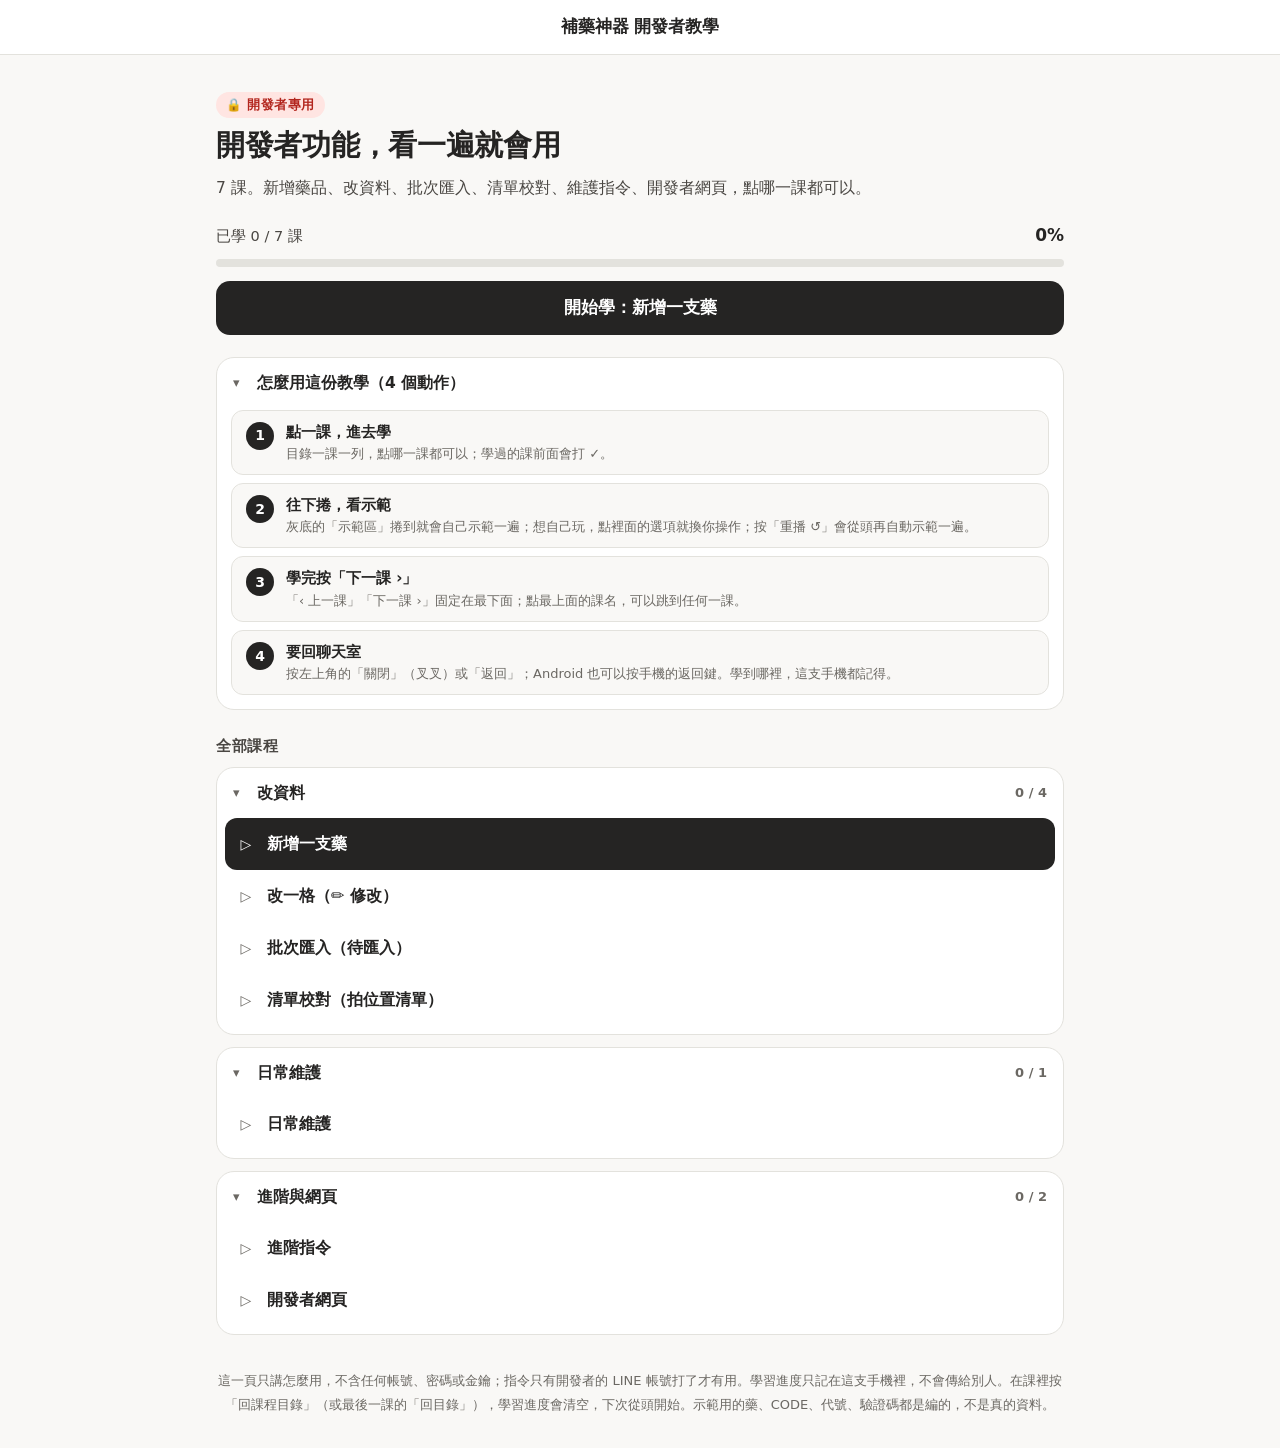
<file: learn-dev.html>
<!doctype html>
<html lang="zh-Hant">
<head>
<meta charset="utf-8">
<meta http-equiv="Content-Security-Policy" content="default-src 'none'; script-src 'self'; style-src 'self' 'unsafe-inline'; img-src 'self' data:; connect-src 'none'; base-uri 'none'; form-action 'none'; object-src 'none'; frame-src 'none'; worker-src 'none'">
<meta name="referrer" content="no-referrer">
<meta name="viewport" content="width=device-width, initial-scale=1, viewport-fit=cover">
<meta name="buyao-v" content="v6">
<title>補藥神器 開發者教學</title>
<link rel="icon" href="icon.png">
<link rel="apple-touch-icon" href="icon.png">
<meta name="apple-mobile-web-app-capable" content="yes">
<meta name="apple-mobile-web-app-title" content="補藥神器 開發者教學">
<meta name="apple-mobile-web-app-status-bar-style" content="black-translucent">
<meta name="theme-color" content="#FFFFFF" media="(prefers-color-scheme: light)">
<meta name="theme-color" content="#1F1E1C" media="(prefers-color-scheme: dark)">
<meta name="robots" content="noindex, nofollow">
<style>
  :root{
    color-scheme:light dark;
    --bg:#F9F8F6; --surface:#FFFFFF; --ink:#252423; --ink2:#4A4743; --muted:#6B6863; --line:#E3E2DD; --sunk:#F1F0EC;
    --soft:#EEF3FD; --soft-ink:#1D3F94;
    --blue:#2F66E0; --blue-ink:#FFFFFF; --blue-soft:#DCE7FC;
    --chat:#E8EDF4; --me:#A6E58B; --me-ink:#14210F; --bot:#FFFFFF;
    --ok:#14703A; --ok-soft:#E7F5EC; --no:#B42318; --no-soft:#FDECEA;
    --warn-ink:#7A4B00; --warn-soft:#FFF1C9;
    --pink:#FFE5E2; --pink-ink:#B3261E;
    --btn:#252423; --btn-ink:#FFFFFF; --focus:#2F66E0;
    --net-bg:#141B27; --net-ink:#E8EDF5; --net-mute:#93A4BE; --net-line:#2A3649; --net-ok:#6EDC9A; --net-warn:#F2C46B;
    --col:640px; --cs:1;
    --i-t:url([data-uri]); --i-w:url([data-uri]); --i-pin:url([data-uri]); --i-pt:url([data-uri]); --i-pw:url([data-uri]); --i-ava:url([data-uri]);
  }
  @media (prefers-color-scheme: dark){
    :root{
      --bg:#141312; --surface:#1F1E1C; --ink:#F0EEEA; --ink2:#CFCBC5; --muted:#A5A19B; --line:#35332F; --sunk:#292826;
      --soft:#1A2640; --soft-ink:#A9C1FF;
      --blue:#5B8CF5; --blue-ink:#0B1220; --blue-soft:#243756;
      --chat:#1B222D; --me:#6FBF55; --me-ink:#0E1A09; --bot:#2A2927;
      --ok:#4ADE80; --ok-soft:#133422; --no:#FF8A80; --no-soft:#3C1D1A;
      --warn-ink:#F3C56B; --warn-soft:#3A2D10;
      --pink:#3E1F1D; --pink-ink:#FF9A92;
      --btn:#F0EEEA; --btn-ink:#141312; --focus:#8DB0FF;
      --net-bg:#0C1118; --net-line:#243044;
    }
  }
  *{box-sizing:border-box; -webkit-tap-highlight-color:transparent}
  html{-webkit-text-size-adjust:100%; text-size-adjust:100%; scroll-padding-top:calc(72px + env(safe-area-inset-top)); scroll-padding-bottom:calc(88px + env(safe-area-inset-bottom))}
  body{margin:0; background:var(--bg); color:var(--ink); font-size:16px; line-height:1.75;
    font-family:-apple-system,BlinkMacSystemFont,"PingFang TC","Noto Sans TC","Microsoft JhengHei",system-ui,sans-serif}
  button{font:inherit; color:inherit; cursor:pointer}
  a{color:inherit}
  :focus-visible{outline:3px solid var(--focus); outline-offset:2px; border-radius:8px}
  [hidden]{display:none!important}
  .sr{position:absolute; width:1px; height:1px; margin:-1px; padding:0; overflow:hidden; clip:rect(0 0 0 0); white-space:nowrap; border:0}
  .wrap{max-width:var(--col); margin:0 auto; padding:8px 16px 32px; outline:none}
  @media (min-width:700px){ :root{--cs:1.15} }
  @media (min-width:800px){ :root{--col:760px; --cs:1.25} }
  @media (min-width:1100px){ :root{--col:880px; --cs:1.4} }
  .wrap.bot{padding-bottom:calc(96px + env(safe-area-inset-bottom))}
  .loading{padding:40px 0; text-align:center; color:var(--muted)}

  .bar{position:sticky; top:0; z-index:30; background:var(--surface); border-bottom:1px solid var(--line); padding-top:env(safe-area-inset-top)}
  .bar-in{display:grid; grid-template-columns:minmax(0,1fr) minmax(0,auto) minmax(0,1fr); align-items:center; max-width:var(--col); margin:0 auto; padding:0 8px; min-height:54px}
  .ttl{grid-column:2; min-width:0; display:flex; align-items:center; justify-content:center; gap:6px; min-height:44px; padding:0 6px; border:0; background:none; font-size:16.5px; font-weight:800; color:var(--ink)}
  .ttl .t{overflow:hidden; text-overflow:ellipsis; white-space:nowrap}
  .ttl .ar{flex:none; font-size:12px; color:var(--muted); transition:transform .15s}
  .ttl[aria-expanded="true"] .ar{transform:rotate(180deg)}
  .tag{grid-column:3; justify-self:end; padding:0 8px 0 0; text-align:right; font-size:13px; color:var(--muted); white-space:nowrap}
  .toc{position:absolute; left:0; right:0; top:100%; max-height:calc(100vh - 80px); overflow-y:auto; background:var(--surface); border-bottom:1px solid var(--line); box-shadow:0 18px 30px rgba(0,0,0,.14)}
  .toc-in{max-width:var(--col); margin:0 auto; padding:10px 16px 16px}
  .toc-back{display:flex; align-items:center; min-height:44px; margin:0 0 6px; padding:6px 10px; border-radius:12px; color:var(--ink2); font-size:14.5px; font-weight:700; text-decoration:none}
  .toc-back:hover{background:var(--sunk)}

  .hero{padding:18px 0 4px}
  h1{margin:0 0 10px; font-size:29px; line-height:1.35; font-weight:800; letter-spacing:-.01em; text-wrap:balance}
  .sub{margin:0 0 18px; color:var(--ink2); font-size:15.5px; line-height:1.8}
  .prog{display:flex; flex-direction:column; gap:8px; margin-bottom:14px}
  .prog-r{display:flex; justify-content:space-between; align-items:baseline; font-size:14.5px; color:var(--ink2)}
  .prog-r b{font-size:17px; color:var(--ink); font-weight:800}
  .track{height:8px; border-radius:4px; background:var(--line); overflow:hidden}
  .track i{display:block; height:100%; border-radius:4px; background:var(--ok)}
  .cta{display:flex; align-items:center; justify-content:center; min-height:54px; padding:0 18px; border-radius:14px; background:var(--btn); color:var(--btn-ink); font-size:17px; font-weight:800; text-decoration:none; text-align:center}
  .cta.sec2{background:var(--surface); color:var(--ink); border:1.5px solid var(--ink)}
  .all{margin:26px 0 10px; font-size:15px; font-weight:800; color:var(--ink2); letter-spacing:.04em}
  .chap{margin:0 0 12px; background:var(--surface); border:1px solid var(--line); border-radius:18px; overflow:hidden}
  .chap-h{display:flex; align-items:center; gap:8px; width:100%; min-height:50px; padding:6px 16px; border:0; background:none; text-align:left; font-size:15.5px; font-weight:800}
  .chap-h:focus-visible{outline-offset:-3px; border-radius:17px}
  .chev{flex:none; width:16px; color:var(--muted); font-size:13px}
  .chap-c{margin-left:auto; color:var(--muted); font-size:13px; font-weight:700; font-variant-numeric:tabular-nums}
  .lessons{list-style:none; margin:0; padding:0 8px 8px}
  .lrow{display:flex; align-items:center; gap:10px; min-height:52px; padding:8px 10px; border-radius:12px; text-decoration:none; color:var(--ink)}
  .lrow .li{flex:none; width:22px; text-align:center; color:var(--muted); font-size:14px}
  .lrow .ln{flex:1; min-width:0; font-size:16px; font-weight:700}
  .lrow.done .li{color:var(--ok); font-weight:800}
  .lrow.cur{background:var(--btn); color:var(--btn-ink)}
  .lrow.cur .li{color:var(--btn-ink)}
  .lrow:not(.cur):hover{background:var(--sunk)}
  .foot{padding:22px 0 0; font-size:13px; color:var(--muted); text-align:center; line-height:1.8}

  .sec{margin:0 0 14px; padding:18px 16px 16px; background:var(--surface); border:1px solid var(--line); border-radius:22px}
  .sec-h{display:flex; align-items:flex-start; justify-content:space-between; gap:10px; margin:0 0 8px}
  h2{margin:0; font-size:21px; line-height:1.4; font-weight:800; text-wrap:balance}
  .lead{margin:0 0 14px; color:var(--ink2); font-size:15.5px; line-height:1.85}
  .lead b,.note b,.rc b{font-weight:800}
  .lead b,.rc b{color:var(--ink)}
  .note{margin-top:12px; padding:12px 14px; border-radius:14px; background:var(--soft); color:var(--ink); font-size:15px; line-height:1.85}
  .note b{color:var(--soft-ink)}
  .warnbox{margin-top:12px; padding:12px 14px; border-radius:14px; background:var(--warn-soft); color:var(--warn-ink); font-size:15px; font-weight:700; line-height:1.8}
  .capn{margin:8px 2px 0; font-size:12.5px; color:var(--muted); line-height:1.6}
  .capq{margin:-4px 2px 0; font-size:14px; color:var(--ink2); line-height:1.6}

  .stage{position:relative; display:flex; flex-direction:column; gap:10px; padding:10px; margin:0 -6px; border-radius:16px; background:var(--sunk)}
  @media (max-width:520px){ .wrap.bot{padding-left:8px; padding-right:8px} .sec{padding:16px 12px 14px} .stage{margin:0 -12px; padding:10px 8px} }
  .stage-h{display:flex; align-items:center; justify-content:space-between; gap:0 8px; min-height:28px}
  .stage-t{flex:1 1 0; min-width:0; display:flex; align-items:center; min-height:38px; font-size:14px; font-weight:800; line-height:1.35; color:var(--ink2)}
  .replay{flex:none; display:inline-flex; align-items:center; justify-content:center; gap:4px; min-width:44px; min-height:44px; padding:0 10px; border:0; border-radius:12px; background:none; color:var(--ink2); font-size:14px; font-weight:700}
  .picks{display:flex; flex-wrap:wrap; gap:8px}
  .pk{min-height:44px; padding:6px 16px; border:1.5px solid var(--line); border-radius:999px; background:var(--surface); font-size:15px; font-weight:700}
  .pk[aria-pressed="true"]{border-color:var(--btn); background:var(--btn); color:var(--btn-ink)}
  .picks.list{flex-direction:column; flex-wrap:nowrap}
  .picks.list .pk{display:flex; align-items:center; gap:12px; width:100%; padding:10px 14px; border-radius:14px; text-align:left; font-size:15px; font-weight:600; line-height:1.6}
  .pk .n{flex:none; display:inline-flex; align-items:center; justify-content:center; width:26px; height:26px; border-radius:50%; background:var(--sunk); color:var(--ink); font-size:13px; font-weight:800}
  .pk[aria-pressed="true"] .n{background:var(--btn-ink); color:var(--btn)}
  .chat{position:relative; display:flex; flex-direction:column; gap:8px; min-height:92px; padding:10px 4px 8px; border-radius:14px; background:var(--chat)}
  .rw{display:flex; align-items:flex-end; gap:6px; min-width:0}
  .rw.me{justify-content:flex-end}
  .rw.bot{justify-content:flex-start}
  .rw.card{flex-direction:column; align-items:stretch; gap:5px}
  .ava{flex:none; width:calc(36px*var(--cs)); height:calc(36px*var(--cs)); border-radius:50%; background:#fff var(--i-ava) center / 88% no-repeat; box-shadow:0 0 0 1px rgba(0,0,0,.08)}
  .ava.sp{background:none; box-shadow:none}
  .rw.bot>.ava{align-self:flex-start}
  .mt{flex:none; font-size:calc(11px*var(--cs)); line-height:1.35; color:var(--muted); text-align:right; white-space:nowrap}
  .mt span{display:block}
  .bub{max-width:min(80%,calc(420px*var(--cs))); padding:8px 12px; border-radius:18px; font-size:calc(15px*var(--cs)); line-height:1.55; white-space:pre-line; overflow-wrap:anywhere}
  .bub.me{background:var(--me); color:var(--me-ink)}
  .bub.bot{background:var(--bot); color:var(--ink)}
  .rw.first .bub.me{border-top-right-radius:4px}
  .rw.first .bub.bot{border-top-left-radius:4px}
  .gapm{align-self:center; padding:2px 12px; border-radius:999px; background:var(--sunk); color:var(--ink2); font-size:calc(12.5px*var(--cs)); font-weight:700}
  .pho{position:relative; flex:none; width:min(60%,calc(232px*var(--cs))); aspect-ratio:4/3; border-radius:14px; overflow:hidden; background:#E4E7EB; box-shadow:0 0 0 1px rgba(0,0,0,.1)}
  .pho i{position:absolute; left:0; top:0; right:0; bottom:0; background:var(--i-pt) center / cover no-repeat}
  .pho.w i{background-image:var(--i-pw)}
  .pho.blur i{filter:blur(3px); transform:scale(1.12)}
  .pho.three i{background-image:var(--i-pt),var(--i-pw),var(--i-pt); background-size:36% auto; background-position:2% 50%,50% 50%,98% 50%}
  .pho.pp{container-type:inline-size; width:min(54%,calc(200px*var(--cs))); aspect-ratio:3/4; background:#C8B99F}
  .pho.pp .pa{position:absolute; left:8%; right:8%; top:5%; bottom:5%; padding:12px 9px 6px; padding:6cqw 5cqw 3cqw; background:#FFFDF2; box-shadow:0 2px 7px rgba(0,0,0,.3); transform:rotate(-1.5deg); overflow:hidden}
  .pho.pp .pa div{padding:0 2px; border-bottom:1px solid #D5DCEA; color:#2A3340; font-family:"Kaiti TC","BiauKai","DFKai-SB",cursive,serif; font-size:13px; font-size:7.4cqw; line-height:1.85; white-space:nowrap}
  .vo{display:flex; align-items:center; gap:8px; min-width:calc(154px*var(--cs)); padding:7px 14px 7px 8px; border-radius:18px; background:var(--me); color:var(--me-ink); font-size:calc(14px*var(--cs)); font-variant-numeric:tabular-nums}
  .rw.first .vo{border-top-right-radius:4px}
  .vp{flex:none; display:flex; align-items:center; justify-content:center; width:calc(28px*var(--cs)); height:calc(28px*var(--cs)); border-radius:50%; background:#fff}
  .vp::before{content:""; display:block; margin-left:3px; border-style:solid; border-width:6px 0 6px 10px; border-color:transparent transparent transparent #2E7D32}
  .bars{display:flex; align-items:center; gap:3px; height:calc(20px*var(--cs)); flex:1}
  .bars i{display:block; width:3px; border-radius:2px; background:var(--me-ink); opacity:.75}
  .pop{animation:pop .2s ease-out}
  @keyframes pop{from{opacity:0; transform:translateY(5px)} to{opacity:1; transform:none}}

  .qbar{container-type:inline-size; width:100%; max-width:480px; margin-inline:auto; overflow:hidden; border:1px solid var(--line); border-radius:14px; background:var(--surface)}
  .qrow{display:flex; flex-wrap:wrap; gap:6px; padding:8px; background:var(--sunk)}
  .qchip{flex:none; display:inline-flex; align-items:center; min-height:36px; padding:0 12px; border:1px solid var(--line); border-radius:999px; background:var(--surface); font-size:13.5px; font-weight:500; white-space:nowrap}
  button.qchip{min-height:40px}
  .qchip.on,.qchip[aria-pressed="true"]{border-color:var(--pink-ink); background:var(--pink); color:var(--pink-ink); font-weight:700}
  .inbar{display:flex; align-items:center; gap:4px; padding:6px 8px}
  .inic{flex:none; display:inline-flex; align-items:center; justify-content:center; width:34px; height:34px; border-radius:50%; font-size:19px; color:var(--ink2)}
  .inic.on{border:2px solid var(--pink-ink); background:var(--pink)}
  .inbox{flex:1; min-width:0; display:flex; align-items:center; justify-content:space-between; min-height:36px; padding:0 12px; border-radius:18px; background:var(--sunk); color:var(--muted); font-size:15px; white-space:nowrap; overflow:hidden}
  @media (max-width:359px){ .inic.g{display:none} }
  @supports (width:1cqw){
    .qrow{flex-wrap:nowrap; gap:2cqw; padding:2.2cqw; overflow-x:auto; scroll-padding-inline:2.2cqw; scrollbar-width:none}
    .qrow::-webkit-scrollbar{display:none}
    .qchip{min-height:9.2cqw; padding:0 3.1cqw; font-size:3.6cqw}
    button.qchip{min-height:max(44px,9.6cqw)}
    .inbar{gap:.8cqw; padding:1.6cqw 2.2cqw}
    .inic,.inic.g{display:inline-flex; width:8.8cqw; height:8.8cqw; font-size:5cqw}
    .inbox{min-height:9.2cqw; padding:0 3.1cqw; border-radius:4.6cqw; font-size:3.9cqw}
  }
  @media (hover:hover) and (pointer:fine) and (min-width:700px){
    .qbar[role="group"] .qrow{scrollbar-width:thin; scrollbar-color:var(--line) transparent}
    .qbar[role="group"] .qrow::-webkit-scrollbar{display:block; height:8px}
    .qbar[role="group"] .qrow::-webkit-scrollbar-thumb{border-radius:4px; background:var(--line)}
  }
  .qbar[role="img"] .qrow{overflow-x:hidden}
  .cmd{align-self:center; padding:6px 16px; border-radius:999px; background:var(--btn); color:var(--btn-ink); font-size:14px; font-weight:700; text-align:center; line-height:1.5}
  .tiles{display:grid; grid-template-columns:repeat(3,minmax(0,1fr)); gap:8px; margin-top:12px}
  @media (max-width:440px){ .tiles{grid-template-columns:1fr} }
  .tile{padding:10px; border:1px solid var(--line); border-radius:12px; background:var(--bg); text-align:center; line-height:1.55}
  .tile .e{display:block; font-size:22px; line-height:1.4}
  .tile b{display:block; font-size:14.5px}
  .tile span.s{display:block; color:var(--muted); font-size:13px}

  .lcw{container-type:inline-size; --w:calc(100cqw / 374); --u:var(--w); width:100%; max-width:calc(374px*var(--cs))}
  .lcw.act{margin-inline:auto}
  @supports not (width:1cqw){ .lcw{--w:min(1px, calc((100vw - 56px) / 374))} }
  .lc,.lb,.lk,.nf,.cdc{box-sizing:border-box; background:#fff; color:#111; border-radius:calc(16*var(--u)); font-size:calc(14*var(--u)); line-height:1.4; font-weight:400; letter-spacing:0; text-align:left; font-family:-apple-system,BlinkMacSystemFont,"PingFang TC","Noto Sans TC","Microsoft JhengHei",system-ui,sans-serif; box-shadow:0 0 0 1px rgba(0,0,0,.08)}
  .lc *,.lb *,.lk *,.nf *,.cdc *{box-sizing:border-box}
  .lc{display:flex; flex-direction:column; padding:calc(10*var(--u))}
  .lc.ct{padding-bottom:calc(18*var(--u)); -webkit-mask-image:linear-gradient(to bottom,#000 calc(100% - 14*var(--u)),transparent); mask-image:linear-gradient(to bottom,#000 calc(100% - 14*var(--u)),transparent)}
  .lc.cb{padding-top:calc(18*var(--u)); -webkit-mask-image:linear-gradient(to top,#000 calc(100% - 14*var(--u)),transparent); mask-image:linear-gradient(to top,#000 calc(100% - 14*var(--u)),transparent)}
  .lc-h{display:flex}
  .lc-hl{flex:5 1 0%; min-width:0; display:flex; flex-direction:column; align-items:flex-start}
  .lc-code{max-width:100%; font-size:calc(35*var(--u)); font-weight:700; color:#3C4043; overflow-wrap:anywhere}
  .lc-brand,.lc-zh{max-width:100%; overflow:hidden; overflow-wrap:anywhere; display:-webkit-box; -webkit-box-orient:vertical; -webkit-line-clamp:2}
  .lc-brand{margin-top:calc(2*var(--u)); font-size:calc(22*var(--u)); font-weight:700}
  .lc-zh{margin-top:calc(4*var(--u)); font-size:calc(19*var(--u)); font-weight:700; color:#1B7F5C}
  .lc-ico{flex:1 1 0%; min-width:0; display:flex; justify-content:flex-end; align-items:flex-start}
  .lc-ico i{display:block; width:100%; max-width:calc(90*var(--u)); aspect-ratio:1/1; background:var(--i-t) right top / contain no-repeat}
  .lc-ico i.w{background-image:var(--i-w)}
  .lc-gen{align-self:flex-start; max-width:100%; margin-top:calc(12*var(--u)); font-size:calc(13*var(--u)); color:#888; overflow-wrap:anywhere}
  .lc-note{display:flex; align-items:center; gap:calc(4*var(--u)); margin-top:calc(12*var(--u)); padding:calc(8*var(--u)); border-radius:calc(6*var(--u)); background:#FFF6E0}
  .lc-nw{flex:0 0 auto; font-size:calc(19*var(--u)); line-height:1.2}
  .lc-nt{flex:1 1 0%; min-width:0; font-size:calc(14*var(--u)); font-weight:700; color:#B26A00; overflow-wrap:anywhere}
  .lc-pan{display:flex; flex-direction:column; gap:calc(8*var(--u)); margin-top:calc(8*var(--u)); padding:calc(8*var(--u)); border-radius:calc(6*var(--u)); background:#F7F7F7}
  .lc-pan.fst{margin-top:calc(12*var(--u))}
  .lc-feat{display:flex; flex-direction:column; gap:calc(2*var(--u)); padding:calc(4*var(--u)); border-radius:calc(6*var(--u)); background:#E8F3FA; color:#0B5F8A}
  .lc-fl{font-size:calc(11*var(--u)); font-weight:700}
  .lc-ft{font-size:calc(14*var(--u)); font-weight:700; overflow-wrap:anywhere}
  .lc-pr{display:flex; gap:calc(8*var(--u))}
  .lc-in{flex:1 1 0%; min-width:0; display:flex; flex-direction:column; gap:calc(2*var(--u))}
  .lc-il{font-size:calc(11*var(--u)); color:#AAAAAA}
  .lc-it{font-size:calc(14*var(--u)); color:#999999; overflow-wrap:anywhere}
  .lc-pw{flex:0 0 calc(140*var(--u)); width:calc(140*var(--u)); display:flex; flex-direction:column; justify-content:center}
  .lc-pf{padding:calc(2*var(--u)); border-radius:calc(4*var(--u)); background:#E8F3FA; color:#0B5F8A; font-size:calc(11*var(--u)); font-weight:700; margin-bottom:calc(4*var(--u))}
  .lc-pf div+div{margin-top:calc(2*var(--u))}
  .lc-ph{width:100%; aspect-ratio:4/3; background:var(--i-pt) center / contain no-repeat}
  .lc-ph.w{background-image:var(--i-pw)}
  .lc-lr{display:flex; align-items:flex-start; gap:calc(8*var(--u)); margin-top:calc(12*var(--u))}
  .lc-loc{flex:0 0 auto; display:flex; align-items:center; gap:calc(4*var(--u)); padding:calc(8*var(--u)); border-radius:calc(6*var(--u)); background:#FFF0F0}
  .lc-pin{flex:0 0 auto; width:calc(50*var(--u)); height:calc(50*var(--u)); background:var(--i-pin) center / contain no-repeat}
  .lc-lt{font-size:calc(22*var(--u)); font-weight:700; color:#D9534F; overflow-wrap:anywhere}
  .lc-loc.long .lc-pin{width:calc(24*var(--u)); height:calc(24*var(--u))}
  .lc-loc.long .lc-lt{font-size:calc(14*var(--u))}
  .lc-sp{display:flex; flex-direction:column; gap:calc(2*var(--u))}
  .lc-sb{width:calc(68*var(--u)); margin:0; padding:calc(8*var(--u)); border:0; border-radius:calc(6*var(--u)); background:#FFE3E0; color:#D9534F; font:inherit; font-size:calc(14*var(--u)); font-weight:700; text-align:center; line-height:1.4}
  .lc-sb.on{background:#D9534F; color:#FFFFFF}
  .lc-map{flex:1 1 0%; min-width:0}
  .lc-fam{margin-top:calc(12*var(--u)); padding:calc(8*var(--u)); border-radius:calc(6*var(--u)); background:#F3EFFB}
  .lc-fh{display:flex; align-items:center; gap:calc(4*var(--u))}
  .lc-fi{flex:0 0 auto; width:calc(26*var(--u)); height:calc(26*var(--u)); background:var(--i-t) center / contain no-repeat}
  .lc-fn{flex:1 1 0%; min-width:0; font-size:calc(16*var(--u)); font-weight:700; color:#5B3FA0}
  .lc-fo{flex:0 0 auto; font-size:calc(14*var(--u)); font-weight:700; color:#7A5FC0}
  .lc-fk{display:flex; flex-direction:column; gap:calc(4*var(--u)); margin-top:calc(8*var(--u))}
  .lc-fk>div{display:flex; gap:calc(8*var(--u)); font-size:calc(13*var(--u)); color:#5B3FA0}
  .lc-fk span{flex:1 1 0%; min-width:0; overflow-wrap:anywhere}
  .lc-fk b{flex:0 0 auto; font-weight:700; color:#7A5FC0}
  .lc-fs{margin-top:calc(8*var(--u)); font-size:calc(13*var(--u)); font-weight:700; color:#7A5FC0}
  .lc-fam .lb-r{padding-left:0; padding-right:0}
  .lc-fam .lb-r+.lb-r{border-top-color:#E6DDF5}
  .lc [data-part].on{outline:calc(2.5*var(--u)) solid #2F66E0; outline-offset:calc(2*var(--u)); border-radius:calc(3*var(--u))}
  .act [data-part]{cursor:pointer}
  .lb{padding:calc(14*var(--u))}
  .lb-t{font-size:calc(19*var(--u)); font-weight:700; color:#1F1F1F; overflow-wrap:anywhere}
  .lb-s{margin-top:calc(2*var(--u)); font-size:calc(13*var(--u)); color:#8A8A8A}
  .lb-g{display:flex; align-items:center; gap:calc(4*var(--u)); margin-top:calc(16*var(--u)); font-size:calc(16*var(--u)); font-weight:700; color:#1D6FA5}
  .lb-g i{flex:0 0 auto; width:calc(30*var(--u)); height:calc(30*var(--u)); background:var(--i-t) center / contain no-repeat}
  .lb-g i.w{background-image:var(--i-w)}
  .lb-r{display:flex; align-items:center; gap:calc(8*var(--u)); padding:calc(8*var(--u))}
  .lb-r.sp{border-top:1px solid #EFEFEF}
  .lb-p{flex:0 0 auto; width:calc(60*var(--u)); height:calc(60*var(--u)); border-radius:calc(6*var(--u)); background:#F0F0F0 center / cover no-repeat; display:flex; align-items:center; justify-content:center; text-align:center; font-size:calc(11*var(--u)); color:#AAAAAA}
  .lb-p.t{background-image:var(--i-pt)}
  .lb-p.w{background-image:var(--i-pw)}
  .lb-x{flex:1 1 0%; min-width:0; display:flex; flex-direction:column}
  .lb-b{font-size:calc(14*var(--u)); font-weight:700; color:#1F1F1F; overflow-wrap:anywhere}
  .lb-z{font-size:calc(13*var(--u)); color:#4A4A4A; overflow-wrap:anywhere}
  .lb-n{margin-top:calc(2*var(--u)); font-size:calc(11*var(--u)); color:#B0603A; overflow-wrap:anywhere}
  .lb-f{display:flex; align-items:center; gap:calc(4*var(--u)); margin-top:calc(2*var(--u)); font-size:calc(11*var(--u)); color:#999999}
  .lb-f i{flex:0 0 auto; width:calc(16*var(--u)); height:calc(16*var(--u)); background:var(--i-t) center / contain no-repeat}
  .lb-f i.w{background-image:var(--i-w)}
  .lb-l{flex:0 0 auto; max-width:34%; font-size:calc(14*var(--u)); font-weight:700; color:#E14C4C; text-align:right; overflow-wrap:anywhere}
  .lb-dots{padding:calc(6*var(--u)) 0; text-align:center; font-size:calc(11*var(--u)); color:#AAAAAA; border-top:1px solid #EFEFEF}
  .lb-ft{margin-top:calc(8*var(--u)); padding-top:calc(4*var(--u)); border-top:1px solid #EFEFEF; font-size:calc(11*var(--u)); color:#AAAAAA; text-align:center}
  .lk{width:calc(300*var(--u)); max-width:100%; display:flex; flex-direction:column; gap:calc(4*var(--u)); padding:calc(13*var(--u))}
  .lk-t{font-size:calc(14*var(--u)); font-weight:700; color:#8A4B00}
  .lk-h{font-size:calc(11*var(--u)); color:#9AA5B1}
  .lk .lb-p{width:calc(56*var(--u)); height:calc(56*var(--u))}
  .lk-r{display:flex; align-items:center; gap:calc(8*var(--u)); padding:calc(6*var(--u))}
  .lk-m{flex:1 1 0%; min-width:0; display:flex; flex-direction:column}
  .lk-b{font-size:calc(14*var(--u)); font-weight:700; overflow-wrap:anywhere}
  .lk-g{font-size:calc(11*var(--u)); color:#4A4A4A; overflow-wrap:anywhere}
  .lk-c{font-size:calc(13*var(--u)); color:#6B7684; overflow-wrap:anywhere}
  .lk-y{flex:0 0 auto; padding:calc(9*var(--u)) calc(12*var(--u)); border-radius:calc(6*var(--u)); background:#06C755; color:#FFFFFF; font-size:calc(14*var(--u)); font-weight:700; text-align:center}
  .lk-s{height:1px; background:#E7E7E7}
  .lk .lb-p:not(.t):not(.w){background-color:#EEF1F4; color:#9AA5B1}
  .lk-ft{font-size:calc(11*var(--u)); color:#6B7684}
  .sl-t{font-size:calc(16*var(--u)); font-weight:700; color:#1F1F1F; overflow-wrap:anywhere}
  .sl-s{margin-top:calc(2*var(--u)); margin-bottom:calc(2*var(--u)); font-size:calc(11*var(--u)); color:#8A8A8A; overflow-wrap:anywhere}
  .sl-s.warn{color:#B0603A}
  .sl-r{display:flex; align-items:center; gap:calc(8*var(--u)); padding:calc(6*var(--u)); border-top:1px solid #EFEFEF}
  .sl-r .lb-p:not(.t):not(.w){background-color:#EEF1F4; color:#9AA5B1}
  .lb-p.s44{width:calc(44*var(--u)); height:calc(44*var(--u))}
  .sl-m{flex:1 1 0%; min-width:0; display:flex; flex-direction:column}
  .sl-b{font-size:calc(14*var(--u)); font-weight:700; color:#1F1F1F; overflow-wrap:anywhere}
  .sl-z{font-size:calc(13*var(--u)); color:#6B7684; overflow-wrap:anywhere}
  .sl-l{flex:0 0 auto; max-width:34%; font-size:calc(14*var(--u)); font-weight:700; color:#E14C4C; text-align:right; overflow-wrap:anywhere}
  .nf{width:calc(300*var(--u)); max-width:100%; display:flex; flex-direction:column; padding:calc(14*var(--u))}
  .nf .lc-note{margin-top:0}
  .nf .lc-nt{white-space:pre-line}
  .nf-t{margin-top:calc(12*var(--u)); font-size:calc(16*var(--u)); font-weight:700; overflow-wrap:anywhere}
  .nf-x{margin-top:calc(2*var(--u)); overflow-wrap:anywhere}
  .nf-x.f{margin-top:calc(12*var(--u))}
  .cdc{width:calc(300*var(--u)); max-width:100%; display:flex; flex-direction:column; padding:calc(14*var(--u))}
  .cdc-t{font-size:calc(19*var(--u)); font-weight:700; color:#1F1F1F; overflow-wrap:anywhere}
  .cdc-n{margin-top:calc(16*var(--u)); font-size:calc(35*var(--u)); font-weight:700; color:#1F2933; text-align:center; letter-spacing:.06em}
  .cdc-l{margin-top:calc(8*var(--u)); font-size:calc(14*var(--u)); font-weight:700; color:#B0392B; text-align:center}
  .cdc-x{margin-top:calc(4*var(--u)); font-size:calc(14*var(--u)); color:#666666; overflow-wrap:anywhere}
  .cdc-x.w{color:#B0392B}
  .bw,.lpf,.gcard,.jcard{--bu:max(.857px, var(--u)); box-sizing:border-box; background:#fff; color:#14202B; font-size:calc(14*var(--bu)); line-height:1.5; font-weight:400; letter-spacing:0; text-align:left; font-family:-apple-system,BlinkMacSystemFont,"PingFang TC","Noto Sans TC","Microsoft JhengHei",system-ui,sans-serif}
  .bw *,.lpf *,.gcard *,.jcard *{box-sizing:border-box}
  .bw,.lpf{width:100%; overflow:hidden; box-shadow:0 0 0 1px rgba(20,32,43,.3), 0 calc(3*var(--u)) calc(14*var(--u)) rgba(20,32,43,.22)}
  .bw{border-radius:calc(10*var(--u))}
  .bw .hot,.lpf .hot{box-shadow:0 0 0 calc(3*var(--u)) #2F66E0}
  .bw-top{display:flex; align-items:flex-end; gap:calc(12*var(--u)); padding:calc(8*var(--u)) calc(10*var(--u)) 0; background:#D9DEE5}
  .bw-dots{display:flex; gap:calc(6*var(--u)); padding-bottom:calc(9*var(--u))}
  .bw-dots i{width:calc(10*var(--u)); height:calc(10*var(--u)); border-radius:50%; background:#ED6A5E}
  .bw-dots i:nth-child(2){background:#F4BF4F}
  .bw-dots i:nth-child(3){background:#61C554}
  .bw-tab{min-width:0; padding:calc(5*var(--u)) calc(16*var(--u)); border-radius:calc(8*var(--u)) calc(8*var(--u)) 0 0; background:#fff; font-size:calc(12*var(--bu)); font-weight:700; white-space:nowrap; overflow:hidden; text-overflow:ellipsis}
  .bw-url{display:flex; align-items:center; gap:calc(8*var(--u)); padding:calc(6*var(--u)) calc(10*var(--u)); background:#fff; border-bottom:1px solid #D1DBE5}
  .bw-addr{flex:1; min-width:0; padding:calc(4*var(--u)) calc(12*var(--u)); border-radius:999px; background:#EEF2F6; color:#3F5566; font-size:calc(12*var(--bu)); white-space:nowrap; overflow:hidden; text-overflow:ellipsis}
  .bw-pg{padding:calc(10*var(--u)) calc(12*var(--u)) calc(14*var(--u)); background:#EEF2F6}
  .bw-hd{display:flex; align-items:center; gap:calc(10*var(--u)); margin-bottom:calc(8*var(--u))}
  .bw-logo{flex:none; width:calc(34*var(--u)); height:calc(34*var(--u)); background:var(--i-ava) center / contain no-repeat}
  .bw-hd b{font-size:calc(19*var(--bu)); letter-spacing:.02em}
  .bw-tt{margin:calc(2*var(--u)) 0 calc(8*var(--u)); text-align:center; font-size:calc(15*var(--bu)); font-weight:700}
  .bw-b1,.bw-b2{padding:calc(12*var(--u)); border:1.5px solid #708392; border-radius:calc(14*var(--u)); background:#fff; text-align:center}
  .bw-b2{margin-top:calc(10*var(--u))}
  .bw-st{color:#3F5566; font-size:calc(13.5*var(--bu)); line-height:1.6}
  .bw-st b,.bw-meta b{color:#14202B}
  .bw-code{margin:calc(6*var(--u)) 0 calc(4*var(--u)); font-family:"IBM Plex Mono",ui-monospace,SFMono-Regular,Menlo,monospace; font-size:calc(34*var(--bu)); font-weight:800; letter-spacing:.1em; line-height:1.25; overflow-wrap:anywhere}
  .bw-code.hot{border-radius:calc(8*var(--u)); background:#E4EEFA}
  .bw-copy{display:inline-block; margin:calc(2*var(--u)) 0 calc(6*var(--u)); padding:calc(8*var(--u)) calc(18*var(--u)); border:1.5px solid #1F6FD0; border-radius:calc(10*var(--u)); background:#fff; color:#1F6FD0; font-size:calc(14*var(--bu)); font-weight:700}
  .bw-meta{color:#3F5566; font-size:calc(12.5*var(--bu)); line-height:1.8}
  .bw-meta u{color:#1F6FD0; font-weight:700}
  .bw-in{margin-top:calc(8*var(--u)); padding:calc(10*var(--u)) calc(12*var(--u)); border:1.5px solid #708392; border-radius:calc(12*var(--u)); background:#fff; text-align:center; color:#566B7B; font-size:calc(16*var(--bu))}
  .bw-in.v{color:#14202B; font-family:"IBM Plex Mono",ui-monospace,SFMono-Regular,Menlo,monospace; font-size:calc(28*var(--bu)); font-weight:700; letter-spacing:.32em; text-indent:.32em; line-height:1.3}
  .bw-h{min-height:1.6em; margin-top:calc(6*var(--u)); color:#3F5566; font-size:calc(13*var(--bu)); line-height:1.6}
  .bw-go{margin-top:calc(8*var(--u)); padding:calc(12*var(--u)); border-radius:calc(12*var(--u)); background:#1F6FD0; color:#fff; text-align:center; font-size:calc(17*var(--bu)); font-weight:700}
  .bw-go.d{opacity:.6}
  .bw-sf{display:flex; align-items:center; gap:calc(6*var(--u))}
  .bw-sf span{flex:1; min-width:0; padding:calc(9*var(--u)) calc(12*var(--u)); border:1.5px solid #D1DBE5; border-radius:calc(12*var(--u)); background:#fff; color:#5E6F7D; font-size:calc(13*var(--bu)); overflow:hidden; white-space:nowrap; text-overflow:ellipsis}
  .bw-sf i{flex:none; display:flex; align-items:center; justify-content:center; width:calc(40*var(--u)); height:calc(40*var(--u)); border:1.5px solid #D1DBE5; border-radius:calc(12*var(--u)); background:#fff; font-style:normal; font-size:calc(17*var(--bu))}
  .bw-ph{height:calc(46*var(--u)); margin-top:calc(8*var(--u)); border:1px solid #D1DBE5; border-radius:calc(12*var(--u)); background:#fff}
  .lpf{border-radius:calc(16*var(--u)); background:#F9F8F6}
  .lp-top{display:flex; align-items:center; gap:calc(8*var(--u)); padding:calc(8*var(--u)) calc(10*var(--u)); background:#F6F7F9; border-bottom:1px solid #DDE1E7}
  .lp-x,.lp-mo{flex:none; display:flex; align-items:center; justify-content:center; width:calc(34*var(--u)); height:calc(34*var(--u)); border-radius:50%; font-size:calc(17*var(--bu))}
  .lp-ti{flex:1; min-width:0; text-align:center; line-height:1.3}
  .lp-ti b,.lp-ti small{display:block; overflow:hidden; white-space:nowrap; text-overflow:ellipsis}
  .lp-ti b{font-size:calc(14*var(--bu))}
  .lp-ti small{color:#5E6F7D; font-size:calc(11*var(--bu))}
  .lp-pg{padding:calc(12*var(--u)) calc(12*var(--u)) calc(14*var(--u)); background:#F9F8F6}
  .lp-h1{display:block; font-size:calc(22*var(--bu)); font-weight:800; line-height:1.35}
  .lp-pr{display:flex; justify-content:space-between; margin:calc(8*var(--u)) 0 calc(4*var(--u)); color:#4A4743; font-size:calc(13*var(--bu))}
  .lp-tr{height:calc(8*var(--u)); border-radius:calc(4*var(--u)); background:#E3E2DD; overflow:hidden}
  .lp-tr i{display:block; width:22%; height:100%; background:#14703A}
  .lp-cta{margin-top:calc(10*var(--u)); padding:calc(13*var(--u)); border-radius:calc(12*var(--u)); background:#252423; color:#fff; text-align:center; font-size:calc(15*var(--bu)); font-weight:800}
  .lp-ch{margin-top:calc(10*var(--u)); padding-bottom:calc(2*var(--u)); border:1px solid #E3E2DD; border-radius:calc(14*var(--u)); background:#fff}
  .lp-chh{display:flex; justify-content:space-between; padding:calc(9*var(--u)) calc(12*var(--u)); font-size:calc(13.5*var(--bu)); font-weight:800}
  .lp-chh span{color:#6B6863; font-weight:700}
  .lp-r{display:flex; align-items:center; gap:calc(10*var(--u)); margin:0 calc(6*var(--u)) calc(4*var(--u)); padding:calc(9*var(--u)) calc(8*var(--u)); border-radius:calc(10*var(--u)); font-size:calc(14.5*var(--bu)); font-weight:700}
  .lp-r i{flex:none; width:calc(20*var(--u)); text-align:center; font-style:normal; color:#6B6863}
  .lp-r.dn i{color:#14703A}
  .lp-r.hot{background:#EEF3FD}
  .lp-bar{display:flex; align-items:center; justify-content:space-between; gap:calc(8*var(--u)); padding:calc(8*var(--u)) calc(12*var(--u)); background:#fff; border-bottom:1px solid #E3E2DD; font-size:calc(14*var(--bu)); font-weight:800}
  .lp-bar span{color:#6B6863; font-size:calc(12.5*var(--bu)); font-weight:400}
  .lp-sec{margin:calc(10*var(--u)) calc(8*var(--u)) 0; padding:calc(12*var(--u)); border:1px solid #E3E2DD; border-radius:calc(16*var(--u)); background:#fff}
  .lp-sec h4{margin:0 0 calc(8*var(--u)); font-size:calc(16*var(--bu)); font-weight:800}
  .lp-st{padding:calc(8*var(--u)); border-radius:calc(12*var(--u)); background:#F1F0EC}
  .lp-sth{display:flex; align-items:center; justify-content:space-between; gap:calc(6*var(--u)); color:#4A4743; font-size:calc(12.5*var(--bu)); font-weight:800}
  .lp-sth em{display:inline-block; padding:0 calc(8*var(--u)); border-radius:999px; background:#EEF3FD; color:#1D3F94; font-style:normal; font-size:calc(11.5*var(--bu))}
  .lp-chips{display:flex; flex-wrap:wrap; gap:calc(6*var(--u)); margin-top:calc(6*var(--u))}
  .lp-chips i{padding:calc(5*var(--u)) calc(12*var(--u)); border:1.5px solid #E3E2DD; border-radius:999px; background:#fff; font-style:normal; font-size:calc(13*var(--bu)); font-weight:700}
  .lp-chips i.on{border-color:#252423; background:#252423; color:#fff}
  .lp-dm{height:calc(272*var(--u)); overflow:hidden}
  .lp-dm .lp-scr{transform:translateY(calc(-118*var(--u)))}
  .lp-ld{display:flex; flex-direction:column; gap:calc(6*var(--u)); margin:0 0 calc(10*var(--u))}
  .lp-ld i{display:block; height:calc(9*var(--u)); border-radius:999px; background:#E6E4DF}
  .lp-ld i:nth-child(2){width:92%}
  .lp-ld i:nth-child(3){width:70%}
  .lp-dm .lp-st{position:relative}
  .lp-dm .lp-chips i{flex:0 0 calc(58*var(--u)); padding-inline:0; text-align:center; font-size:calc(12*var(--bu))}
  .lp-pl{margin-top:calc(8*var(--u)); height:calc(112*var(--u)); overflow:hidden; border-radius:calc(8*var(--u))}
  .lp-pl .pl{border:1px solid #D5D8E6; border-radius:calc(8*var(--u))}
  .lp-nt{display:grid; margin-top:calc(8*var(--u)); padding:calc(6*var(--u)) calc(8*var(--u)); border-radius:calc(8*var(--u)); background:#EEF3FD; color:#1D3F94; font-size:calc(11.5*var(--bu)); line-height:1.4}
  .lp-nt>span{grid-area:1 / 1}
  .lp-nt>.n1,.lp-nt>.n2{visibility:hidden}
  .lp-fg{position:absolute; left:0; top:0; font-size:calc(26*var(--u)); line-height:1; visibility:hidden; pointer-events:none; filter:drop-shadow(0 1px 2px rgba(0,0,0,.3))}
  .rw.pop .lp-dm .lp-scr{animation:lpscr .5s .5s ease-in-out backwards}
  .rw.pop .lp-dm .lp-sth em{animation:bwoff .01s .9s backwards}
  .rw.pop .lp-dm .lp-chips i:nth-child(1){animation:lpchipon .01s 2s backwards}
  .rw.pop .lp-dm .lp-chips i:nth-child(2){animation:lpchipon 1.8s 2s}
  .rw.pop .lp-dm .lp-chips i:nth-child(3){animation:lpchipoff .01s 3.8s backwards}
  .rw.pop .lp-dm .lp-pl [data-part="hit"]{animation:lpon .01s 2s backwards}
  .rw.pop .lp-dm .lp-pl [data-part="b"]{animation:lpon 1.8s 2s}
  .rw.pop .lp-dm .lp-pl [data-part="bar"]{animation:lpoff .01s 3.8s backwards}
  .rw.pop .lp-dm .lp-nt>.n1{animation:bwon .01s 2s backwards}
  .rw.pop .lp-dm .lp-nt>.n2{animation:bwon 1.8s 2s}
  .rw.pop .lp-dm .lp-nt>.n3{animation:bwoff .01s 3.8s backwards}
  .rw.pop .lp-dm .lp-fg{animation:lpfg 3s 1.2s}
  @keyframes lpscr{from{transform:none}}
  @keyframes lpchipon{from,to{border-color:#252423; background:#252423; color:#fff}}
  @keyframes lpchipoff{from,to{border-color:#E3E2DD; background:#fff; color:#14202B}}
  @keyframes lpon{from,to{box-shadow:inset 0 0 0 max(2px,.9cqw) #2F66E0}}
  @keyframes lpoff{from,to{box-shadow:none}}
  @keyframes lpfg{0%{visibility:visible; opacity:0; transform:translate(calc(230*var(--u)),calc(130*var(--u)))} 8%{opacity:1} 26%{transform:translate(calc(88*var(--u)),calc(44*var(--u))) scale(1)} 29%{transform:translate(calc(88*var(--u)),calc(44*var(--u))) scale(.82)} 36%{transform:translate(calc(88*var(--u)),calc(44*var(--u))) scale(1)} 80%{transform:translate(calc(152*var(--u)),calc(44*var(--u))) scale(1)} 86%{transform:translate(calc(152*var(--u)),calc(44*var(--u))) scale(.82)} 92%{opacity:1; transform:translate(calc(152*var(--u)),calc(44*var(--u))) scale(1)} 100%{visibility:visible; opacity:0; transform:translate(calc(152*var(--u)),calc(44*var(--u)))}}
  .lp-nb{display:flex; align-items:center; justify-content:space-between; gap:calc(8*var(--u)); margin-top:calc(10*var(--u)); padding:calc(8*var(--u)) calc(10*var(--u)); border-top:1px solid #E3E2DD; background:#fff}
  .lp-nb b{padding:calc(8*var(--u)) calc(14*var(--u)); border:1.5px solid #E3E2DD; border-radius:calc(12*var(--u)); font-size:calc(13.5*var(--bu))}
  .lp-nb b.nx{border-color:#252423; background:#252423; color:#fff}
  .lp-nb span{color:#4A4743; font-size:calc(13*var(--bu)); font-weight:700}
  .gcard{width:calc(300*var(--u)); max-width:100%; display:flex; flex-direction:column; border-radius:calc(16*var(--u)); box-shadow:0 0 0 1px rgba(0,0,0,.08)}
  .gc-t{padding:calc(16*var(--u)) calc(16*var(--u)) 0; color:#1F1F1F; font-size:calc(20*var(--bu)); font-weight:700; overflow-wrap:anywhere}
  .gc-s{padding:calc(10*var(--u)) calc(16*var(--u)) calc(14*var(--u)); color:#3C4043; font-size:calc(14*var(--bu))}
  .gc-f{padding:calc(2*var(--u)) calc(13*var(--u)) calc(13*var(--u))}
  .gc-b{padding:calc(11*var(--u)); border-radius:calc(8*var(--u)); background:#1F6FD0; color:#fff; text-align:center; font-size:calc(16*var(--bu)); font-weight:700}
  .gcard .hot{box-shadow:0 0 0 calc(3*var(--u)) #2F66E0}
  .jcard{display:flex; flex-direction:column; padding:calc(16*var(--u)); border-radius:calc(16*var(--u)); line-height:1.4; box-shadow:0 0 0 1px rgba(0,0,0,.08)}
  .jcard.jq{width:calc(300*var(--u)); max-width:100%}
  .jcard.js{width:calc(260*var(--u)); max-width:100%; gap:calc(8*var(--u))}
  .jc-t{color:#1B7F5C; font-size:calc(19*var(--bu)); font-weight:700; overflow-wrap:anywhere}
  .jc-p{margin-top:calc(4*var(--u)); color:#3C4043; font-size:calc(14*var(--bu)); overflow-wrap:anywhere}
  .jc-q{margin-top:calc(8*var(--u)); padding:calc(10*var(--u)); border:1px solid #DADCE0; border-radius:calc(8*var(--u)); background:#FFFFFF; line-height:0}
  .jc-g{display:grid; grid-template-columns:repeat(29,1fr); grid-auto-rows:1fr; width:100%; aspect-ratio:1/1; background:#FFFFFF}
  .jc-g i{display:block; min-width:0; min-height:0}
  .jc-g i.k{background:#000000}
  .jc-id{margin-top:calc(4*var(--u)); color:#5F6368; font-size:calc(13*var(--bu)); text-align:center; overflow-wrap:anywhere}
  .jc-h{color:#1F1F1F; font-size:calc(16*var(--bu)); font-weight:700}
  .jc-r{display:flex; align-items:flex-start; gap:calc(8*var(--u))}
  .jc-n{flex:none; width:calc(20*var(--u)); height:calc(20*var(--u)); border-radius:50%; background:#1B7F5C; color:#FFFFFF; font-size:calc(11*var(--bu)); font-weight:700; line-height:1; text-align:center; display:flex; align-items:center; justify-content:center}
  .jc-s{flex:1 1 0%; min-width:0; color:#3C4043; font-size:calc(14*var(--bu)); overflow-wrap:anywhere}
  .lcar>.jcard.sl{flex:0 0 calc(300*var(--u)); width:calc(300*var(--u)); padding:calc(12*var(--u)); gap:calc(4*var(--u)); scroll-snap-align:start}
  .jc-x{color:#6B7280; font-size:calc(13*var(--bu))}
  .jc-ph{display:block; width:100%; border:1px solid #DADCE0; border-radius:calc(8*var(--u)); background:#FFFFFF center / contain no-repeat}
  .jc-ph.pt{aspect-ratio:494/720; background-image:url(5v3cfxbw40tw.png)}
  .jc-ph.scan{aspect-ratio:494/720; background-image:url(zqjnprvqm5ru.png); background-size:cover}
  .jc-ph.add{aspect-ratio:484/392; background-image:url(4v0zrahpan6i.png)}
  .jc-ph.welcome{aspect-ratio:712/552; background-image:url(j4zrsdc7pxwg.png)}
  .jcard.sl .jc-h{margin-top:calc(4*var(--u))}
  .rw.scene{flex-direction:column; align-items:stretch}
  .rw.scene .lcw{margin-inline:auto}
  .pk .pt{display:block; min-width:0}
  .pk .ps{display:block; margin-top:2px; font-size:13px; font-weight:400; line-height:1.5; opacity:.88}
  .picks.seq .pk:not([aria-pressed="true"]) .ps{display:none}
  @media (min-width:700px){
    .picks.seq .pk:not([aria-pressed="true"]) .ps{display:block}
    .stage.seq{display:grid; grid-template-columns:minmax(0,5fr) minmax(0,6fr); column-gap:14px; align-items:start}
    .stage.seq>.stage-h,.stage.seq>.capn{grid-column:1 / -1}
    .stage.seq>.picks{grid-column:1; grid-row:2}
    .stage.seq>.chat{grid-column:2; grid-row:2}
  }
  .urlrow{margin-top:12px; padding:10px 14px; border:1px solid var(--line); border-radius:12px; background:var(--bg); color:var(--muted); font-size:13px; line-height:1.6}
  .urlrow .urlt{display:block; margin-top:2px; color:var(--ink); font-size:13.5px; font-weight:700; word-break:break-all; user-select:all; -webkit-user-select:all}
  .lcar{--u:calc(.9 * var(--w)); display:flex; gap:calc(8*var(--u)); overflow-x:auto; scroll-snap-type:x mandatory; overscroll-behavior-x:contain; scrollbar-width:none}
  .lcar::-webkit-scrollbar{display:none}
  @media (hover:hover){ .lcar{scrollbar-width:thin; padding-bottom:6px} .lcar::-webkit-scrollbar{display:block; height:6px} .lcar::-webkit-scrollbar-thumb{border-radius:3px; background:rgba(0,0,0,.3)} }
  .lcar>.lc,.lcar>.lb{flex:0 0 calc(374*var(--u)); scroll-snap-align:start}
  .pl{position:relative; width:100%; aspect-ratio:4/3; container-type:inline-size; overflow:hidden; background:#fff; color:#222}
  .pl i{position:absolute; display:flex; align-items:center; justify-content:center; font-style:normal; font-weight:400; line-height:1; white-space:nowrap}
  .pl .pl-w{background:#C6CCE4; width:.35cqw; min-width:1px}
  .pl .pl-b{background:#99ACFF; color:#1B1F3B}
  .pl .pl-g{background:#D9D9D9; color:#333; justify-content:flex-start; padding-left:2.2cqw}
  .pl .pl-h{background:linear-gradient(90deg,#14BFD6,#EEDF57); border:max(1.5px,.95cqw) solid #D6281C; color:#1B1F3B}
  .pl .pl-d{color:#7D8296; align-items:flex-start; justify-content:flex-start}
  .pl .pl-a{height:0; border-top:max(1px,.3cqw) solid #8A90A6; border-radius:0}
  .pl .pl-a::before{content:""; position:absolute; left:0; top:-.9cqw; border-right:1.7cqw solid #8A90A6; border-top:.9cqw solid transparent; border-bottom:.9cqw solid transparent}
  .pl.em .pl-d{background:#FFF1C9; color:#7A4B00; font-weight:700; justify-content:center; align-items:center; border-radius:.8cqw}
  .pl.em .pl-a{border-top-color:#B26A00; border-top-width:max(2px,.6cqw)}
  .pl.em .pl-a::before{top:-1.9cqw; border-right:3cqw solid #B26A00; border-top-width:1.6cqw; border-bottom-width:1.6cqw}
  .pl [data-part].on{box-shadow:inset 0 0 0 max(2px,.9cqw) #2F66E0}
  .pl .pl-d.on{background:#DCE7FC; color:#1D3F94; font-weight:700; box-shadow:none}
  .pl .pl-a.on{border-top-color:#2F66E0; border-top-width:max(2px,.7cqw)}
  .pl .pl-a.on::before{border-right-color:#2F66E0}
  .lcw>.pl{border:1px solid #D5D8E6; border-radius:10px}
  .pimg{flex:none; width:min(72%,calc(300px*var(--cs))); overflow:hidden; border-radius:12px; border:1px solid var(--line); background:#fff}
  .arena{position:relative; width:100%; max-width:380px; margin:0 auto; aspect-ratio:1/1.16; border:2px dashed var(--line); border-radius:16px; background:var(--surface); overflow:hidden}
  .arena .tpw{position:absolute; left:38px; right:38px; top:0; bottom:0; display:flex; align-items:center}
  .arena .tp{width:100%; transition:transform .55s ease; transform-origin:50% 50%}
  .arena .tp .pl{border:1px solid #D5D8E6}
  .arena .ax{position:absolute; color:var(--muted); font-size:12.5px; font-weight:700; line-height:1.3; white-space:nowrap}
  .arena .ax.f{top:6px; left:50%; transform:translateX(-50%)}
  .arena .ax.l,.arena .ax.r{top:50%; transform:translateY(-50%); width:14px; white-space:normal; word-break:break-all; text-align:center; line-height:1.25}
  .arena .ax.l{left:8px}
  .arena .ax.r{right:8px}
  .arena[data-door="l"] .ax.l,.arena[data-door="r"] .ax.r{top:8px; transform:none}
  .arena .dch{position:absolute; display:flex; align-items:center; justify-content:center; padding:4px 10px; border:1.5px solid var(--warn-ink); border-radius:10px; background:var(--warn-soft); color:var(--warn-ink); font-size:13px; font-weight:800; line-height:1.3; text-align:center; white-space:nowrap}
  .arena .dch.f{top:24px; left:50%; transform:translateX(-50%)}
  .arena .dch.l,.arena .dch.r{display:block; top:50%; transform:translateY(-50%); width:28px; padding:8px 4px; white-space:normal; word-break:break-all; line-height:1.3}
  .arena .dch.l{left:6px}
  .arena .dch.r{right:6px}
  .arena .dg{position:absolute; background:var(--warn-ink); border-radius:3px}
  .arena .dg.f{top:0; left:32%; width:36%; height:6px}
  .arena .dg.l{left:0; top:32%; height:36%; width:6px}
  .arena .dg.r{right:0; top:32%; height:36%; width:6px}
  .steps{display:flex; flex-direction:column; gap:8px; margin:0 0 12px; padding:0; list-style:none}
  .steps.long li{align-items:flex-start}
  .steps li{display:flex; align-items:center; gap:12px; padding:10px 14px; border:1px solid var(--line); border-radius:12px; background:var(--bg)}
  .st{display:flex; flex-direction:column; min-width:0; line-height:1.55}
  .st b{font-size:15px}
  .st span{color:var(--muted); font-size:13px}
  .scp{position:relative; width:calc(200*var(--u)); max-width:100%; margin-inline:auto; border-radius:calc(10*var(--u)); background:#FFFFFF center / 100% 100% no-repeat; box-shadow:0 0 0 1px rgba(0,0,0,.14)}
  .scp.page{aspect-ratio:494/720; background-image:url(yootwcx01h5h.png)}
  .scp.scan{aspect-ratio:472/1024; background-image:url(zqjnprvqm5ru.png)}
  .sc-hot{position:absolute; left:88.4%; top:7.6%; width:7%; height:4.8%; border-radius:50%; pointer-events:none}
  .frs{--bu:max(.857px, var(--u)); box-sizing:border-box; display:flex; flex-direction:column; align-items:center; gap:calc(6*var(--u)); width:calc(260*var(--u)); max-width:100%; margin-inline:auto; padding:calc(18*var(--u)) calc(16*var(--u)) calc(16*var(--u)); border-radius:calc(16*var(--u)); background:#fff; color:#14202B; line-height:1.4; text-align:center; box-shadow:0 0 0 1px rgba(0,0,0,.08)}
  .frs .fa{width:calc(64*var(--u)); height:calc(64*var(--u)); border-radius:50%; background:#fff var(--i-ava) center / 88% no-repeat; box-shadow:0 0 0 1px rgba(0,0,0,.08)}
  .frs .fn{font-size:calc(17*var(--bu)); font-weight:700}
  .frs .fo{color:#6B7A88; font-size:calc(12*var(--bu))}
  .frs .fb{margin-top:calc(8*var(--u)); width:100%; padding:calc(11*var(--u)); border-radius:calc(8*var(--u)); background:#06C755; color:#fff; font-size:calc(16*var(--bu)); font-weight:700}
  .frs .fb.hot{box-shadow:0 0 0 calc(3*var(--u)) #2F66E0}

  .btn{display:flex; align-items:center; justify-content:center; gap:8px; width:100%; min-height:52px; padding:0 18px; border:0; border-radius:14px; background:var(--btn); color:var(--btn-ink); font-size:16.5px; font-weight:800; text-decoration:none; text-align:center}
  .cap{margin:10px 0 0; color:var(--muted); font-size:13.5px; line-height:1.7; text-align:center}
  .rc{display:flex; flex-direction:column; gap:12px; margin:0; padding:0; list-style:none}
  .rc li{display:flex; align-items:flex-start; gap:12px; font-size:15.5px; line-height:1.75}
  .rn{flex:none; display:inline-flex; align-items:center; justify-content:center; width:28px; height:28px; margin-top:1px; border-radius:50%; background:var(--btn); color:var(--btn-ink); font-size:14px; font-weight:800}
  .end{height:1px}

  .botbar{position:fixed; left:0; right:0; bottom:0; z-index:30; background:var(--surface); border-top:1px solid var(--line); padding-bottom:env(safe-area-inset-bottom)}
  .bot-in{display:flex; align-items:center; justify-content:space-between; gap:8px; max-width:var(--col); margin:0 auto; padding:8px 12px}
  .nav{display:inline-flex; align-items:center; justify-content:center; gap:4px; min-width:108px; min-height:48px; padding:0 14px; border:1.5px solid var(--line); border-radius:12px; background:var(--surface); color:var(--ink); font-size:15.5px; font-weight:800; text-decoration:none; white-space:nowrap}
  .nav.go{border-color:var(--btn); background:var(--btn); color:var(--btn-ink)}
  .nav[aria-disabled="true"]{opacity:.4; pointer-events:none}
  .pct{font-size:16px; font-weight:800; color:var(--ink2); font-variant-numeric:tabular-nums}
  .stage.auto{box-shadow:0 0 0 2px var(--focus)}
  .autog{flex:none; display:flex; align-items:center; gap:2px; margin-left:auto}
  .autob::before{content:""; flex:none; width:7px; height:7px; margin-right:6px; border-radius:50%; background:currentColor}
  .autob{display:inline-flex; align-items:center; min-height:28px; padding:0 10px; border-radius:999px; background:var(--soft); color:var(--soft-ink); font-size:12.5px; font-weight:800; white-space:nowrap}
  .astop{min-width:44px; min-height:44px; margin-block:-8px; padding:0 8px; border:0; background:none; color:var(--ink2); font-size:14px; font-weight:700; text-decoration:underline}
  .fg{position:absolute; left:0; top:0; z-index:6; margin:-4px 0 0 -14px; font-size:30px; line-height:1; opacity:0; pointer-events:none; filter:drop-shadow(0 2px 3px rgba(0,0,0,.35)); transform:translate(var(--x,0px),var(--y,0px))}
  .fg::before{content:""; position:absolute; left:14px; top:2px; width:34px; height:34px; margin:-17px 0 0 -17px; border:3px solid var(--focus); border-radius:50%; opacity:0}
  .fg{animation:fgtap 1s ease-in-out both}
  .fg::before{animation:fgring 1s ease-out both}
  @keyframes fgtap{
    0%{opacity:0; transform:translate(calc(var(--x,0px) + 38px),calc(var(--y,0px) + 52px)) scale(1)}
    16%{opacity:1}
    60%{opacity:1; transform:translate(var(--x,0px),var(--y,0px)) scale(1)}
    70%{opacity:1; transform:translate(var(--x,0px),var(--y,0px)) scale(.8)}
    82%{opacity:1; transform:translate(var(--x,0px),var(--y,0px)) scale(1)}
    100%{opacity:0; transform:translate(var(--x,0px),var(--y,0px)) scale(1)}
  }
  @keyframes fgring{0%,68%{opacity:0; transform:scale(.3)} 72%{opacity:.95; transform:scale(.5)} 100%{opacity:0; transform:scale(1.7)}}
  .bw-in.v i{font-style:normal}
  .rw.pop .bw-in.v i{animation:dig .01s both}
  .rw.pop .bw-in.v i:nth-child(1){animation-delay:.15s}
  .rw.pop .bw-in.v i:nth-child(2){animation-delay:.30s}
  .rw.pop .bw-in.v i:nth-child(3){animation-delay:.45s}
  .rw.pop .bw-in.v i:nth-child(4){animation-delay:.60s}
  .rw.pop .bw-in.v i:nth-child(5){animation-delay:.75s}
  .rw.pop .bw-in.v i:nth-child(6){animation-delay:.90s}
  .rw.pop .bw-go:not(.d){animation:goon .25s 1s both}
  .rw.pop .bw-in.v ~ .bw-h{animation:dig .25s 1s both}
  @keyframes dig{from{opacity:0} to{opacity:1}}
  @keyframes goon{from{opacity:.6} to{opacity:1}}
  .bwx .bw-tab{display:grid; padding:0}
  .bwx .bw-tab>span{grid-area:1 / 1; min-width:0; padding:calc(5*var(--u)) calc(16*var(--u)); overflow:hidden; text-overflow:ellipsis}
  .bwx .bw-tab>.t0,.bwx .bw-lk>.l0,.bwx .bw-ph0{visibility:hidden}
  .bwx .bw-url{position:relative}
  .bwx .bw-lk{display:grid}
  .bwx .bw-lk>span{grid-area:1 / 1}
  .bwx .bw-addr{display:grid; align-items:center; color:#14202B}
  .bwx .bw-addr>span{grid-area:1 / 1; min-width:0; overflow:hidden; text-overflow:ellipsis}
  .bwx .bw-ph0{color:#7A8B99}
  .bwx .bw-tx i{font-style:normal}
  .bw-caret{display:none; width:calc(1.5*var(--u)); height:1.2em; margin-left:1px; background:#14202B; vertical-align:text-bottom}
  .bw-key{position:absolute; right:calc(14*var(--u)); top:50%; margin-top:calc(-11*var(--u)); padding:calc(2*var(--u)) calc(8*var(--u)); border:1.5px solid #708392; border-bottom-width:calc(3*var(--u)); border-radius:calc(6*var(--u)); background:#fff; color:#14202B; font-size:calc(11.5*var(--bu)); font-weight:800; line-height:1.4; visibility:hidden}
  .bwx .bw-pg{display:grid}
  .bwx .bw-pg>*{grid-area:1 / 1; min-width:0}
  .rw.pop .bwx .bw-ph0{animation:bwon .01s calc(var(--d0)*1ms) backwards}
  .rw.pop .bwx .bw-tab>.t0,.rw.pop .bwx .bw-lk>.l0{animation:bwon .01s calc(var(--tl)*1ms) backwards}
  .rw.pop .bwx .bw-tab>.t1,.rw.pop .bwx .bw-lk>.l1{animation:bwoff .01s calc(var(--tl)*1ms) backwards}
  .rw.pop .bwx .bw-s1{animation:s1in .3s calc(var(--tl)*1ms) backwards}
  .rw.pop .bwx .bw-tx i{animation:typ .01s calc((var(--d0) + var(--k)*var(--per))*1ms) backwards}
  .rw.pop .bwx .bw-caret{display:inline-block; opacity:0; animation:caret calc((var(--n)*var(--per) + 600)*1ms) calc(var(--d0)*1ms)}
  .rw.pop .bwx .bw-key{animation:keyf .6s calc((var(--d0) + var(--n)*var(--per) + 160)*1ms) backwards}
  @keyframes bwon{from,to{visibility:visible}}
  @keyframes bwoff{from,to{visibility:hidden}}
  @keyframes typ{from{font-size:0}}
  @keyframes caret{0%,99%{opacity:1} 100%{opacity:0}}
  @keyframes keyf{0%{visibility:hidden; opacity:0; transform:translateY(calc(3*var(--u)))} 1%{visibility:visible; opacity:0} 22%,75%{visibility:visible; opacity:1; transform:none} 99%{visibility:visible; opacity:0} 100%{visibility:hidden; opacity:0}}
  @keyframes s1in{0%{visibility:hidden; opacity:0} 1%{visibility:visible; opacity:0} 100%{visibility:visible; opacity:1}}
  @media (max-width:374px){ .autob{padding:0 4px; font-size:0} .autob::before{margin-right:0} }
  .how{margin:18px 0 0; border:1px solid var(--line); border-radius:18px; background:var(--surface); overflow:hidden}
  .how>summary{display:flex; align-items:center; gap:8px; min-height:52px; padding:6px 16px; font-size:15.5px; font-weight:800; cursor:pointer; list-style:none}
  .how>summary::-webkit-details-marker{display:none}
  .how>summary::before{content:"▸"; flex:none; width:16px; color:var(--muted); font-size:13px}
  .how[open]>summary::before{content:"▾"}
  .how>summary:focus-visible{outline-offset:-3px; border-radius:17px}
  .how-b{padding:0 14px 14px}
  .how-b .steps{margin:0}
  .sub-h{margin:16px 0 8px; font-size:16px; font-weight:800; line-height:1.5}
  .st .urlt{display:block; margin-top:2px; color:var(--ink); font-size:13.5px; font-weight:700; word-break:break-all; user-select:all; -webkit-user-select:all}
  .stage.sim{gap:8px}
  .simrow{display:flex; gap:8px; align-items:stretch}
  .sim-in{flex:1; min-width:0; min-height:48px; margin:0; padding:0 14px; border:1.5px solid var(--line); border-radius:14px; background:var(--surface); color:var(--ink); font:inherit; font-size:16px; line-height:1.4; -webkit-appearance:none; appearance:none}
  .sim-in::placeholder{color:var(--muted); opacity:1}
  .sim-go{flex:none; min-width:76px; min-height:48px; padding:0 18px; border:0; border-radius:14px; background:var(--btn); color:var(--btn-ink); font-size:16px; font-weight:800}
  .sim-hint{margin:0 2px; color:var(--warn-ink); font-size:13.5px; font-weight:700; line-height:1.6}
  .sim-hint:empty{margin:-4px 2px}
  .simg{display:flex; flex-direction:column; gap:4px}
  .simgl{font-size:13px; font-weight:700; color:var(--ink2); line-height:1.5}
  .picks.bad .pk{border-style:dashed}
  .sim-chat{min-height:132px}
  .sim-empty{margin:auto; padding:18px 14px; color:var(--muted); font-size:14px; line-height:1.7; text-align:center}
  .typing{display:inline-flex; align-items:center; gap:5px; min-width:58px; min-height:36px; padding:8px 14px}
  .typing i{display:block; width:7px; height:7px; border-radius:50%; background:var(--muted); animation:blink 1s infinite ease-in-out}
  .typing i:nth-child(2){animation-delay:.18s}
  .typing i:nth-child(3){animation-delay:.36s}
  @keyframes blink{0%,80%,100%{opacity:.3} 40%{opacity:1}}
  .net{margin-top:12px; padding:14px 14px 12px; border:1px solid var(--net-line); border-radius:16px; background:var(--net-bg); color:var(--net-ink); font-size:14.5px; line-height:1.7}
  .net-h{display:flex; flex-wrap:wrap; align-items:baseline; gap:0 10px; margin:0 0 8px; font-size:15.5px; font-weight:800}
  .net-h span{color:var(--net-mute); font-size:12.5px; font-weight:500}
  .net-idle{margin:0; color:var(--net-mute)}
  .net-q{margin:0 0 8px; color:var(--net-mute)}
  .net-q b{color:var(--net-ink); font-weight:800; overflow-wrap:anywhere}
  .net-l{display:flex; flex-direction:column; gap:6px; margin:0; padding:0; list-style:none}
  .net-l li{display:flex; align-items:flex-start; gap:10px; overflow-wrap:anywhere}
  .net-l li.n{color:var(--net-mute)}
  .ni{flex:none; width:20px; height:20px; margin-top:3px; border-radius:50%; background:var(--net-mute); color:var(--net-bg); font-size:11px; font-weight:800; line-height:20px; text-align:center}
  .net-l li.y .ni{background:var(--net-ok)}
  .net-l li.r .ni{background:var(--net-warn)}
  .net-r{display:grid; grid-template-columns:auto minmax(0,1fr); gap:4px 12px; margin:10px 0 0; padding:10px 0 0; border-top:1px solid var(--net-line)}
  .net-r dt{color:var(--net-mute); font-weight:700; white-space:nowrap}
  .net-r dd{margin:0; overflow-wrap:anywhere}
  .net-t{margin:10px 0 0; padding:8px 10px; border-radius:10px; background:rgba(242,196,107,.14); color:var(--net-warn); font-weight:700; line-height:1.6}
  .keys{margin-top:12px; padding:14px 16px; border:1px solid var(--line); border-radius:16px; background:var(--sunk)}
  .keys h3{margin:0 0 10px; font-size:15.5px; font-weight:800; line-height:1.5}
  .keys ol{display:flex; flex-direction:column; gap:10px; margin:0; padding:0; list-style:none}
  .keys li{display:flex; align-items:flex-start; gap:12px; font-size:15px; line-height:1.75}
  .keys li b{font-weight:800}
  @media (prefers-reduced-motion: reduce){ *{transition:none!important; animation:none!important; scroll-behavior:auto!important} }
  @media (min-width:700px){ body{font-size:17px} .wrap{padding-top:16px} }

  .gk{box-sizing:border-box; width:100%; background:#fff; color:#111; border-radius:calc(16*var(--u)); font-size:calc(16*var(--u)); line-height:1.4; font-weight:400; letter-spacing:0; text-align:left; font-family:-apple-system,BlinkMacSystemFont,"PingFang TC","Noto Sans TC","Microsoft JhengHei",system-ui,sans-serif; box-shadow:0 0 0 1px rgba(0,0,0,.08); overflow:hidden}
  .gk *{box-sizing:border-box}
  .gk .gx{display:flex; flex-direction:column; min-width:0}
  .gk .gx.h{flex-direction:row}
  .gk .gt{min-width:0; overflow-wrap:anywhere; white-space:pre-line}
  .gk .gt.nw{white-space:nowrap; overflow:hidden; text-overflow:ellipsis}
  .wpw{align-self:center; width:calc(100% - 8px)}
  .gk .gt b{color:#14202B}
  .gk .gs{height:1px; flex:none}
  .gk .gk-bar{display:flex; align-items:center; gap:calc(6*var(--u)); padding:calc(8*var(--u)) calc(12*var(--u)); background:#E3E8EE; color:#475569; font-size:calc(12*var(--u)); border-bottom:1px solid rgba(0,0,0,.08)}
  .gk .gbtn{display:flex; align-items:center; justify-content:center; text-align:center; font-weight:700}
  .gk .gbtn.g1{background:#06C755; color:#fff}
  .gk .gbtn.g2{background:#EEEEEE; color:#111}
  .lc-edit{margin-top:calc(20*var(--u)); padding:calc(9*var(--u)); border-radius:calc(6*var(--u)); background:#EFF3F0; color:#1B7F5C; font-size:calc(13*var(--u)); font-weight:700; text-align:center}
  .qrw{display:flex; flex-direction:column; gap:4px; min-width:0}
  .qrl{padding:0 4px; font-size:12.5px; font-weight:700; color:var(--muted); line-height:1.5}
  .shw{align-self:stretch; min-width:0; border:1px solid #D0D5DD; border-radius:10px; background:#fff; color:#202124; overflow:hidden}
  .sh-tabs{display:flex; gap:2px; padding:5px 6px 0; background:#F1F3F4; border-bottom:1px solid #DADCE0; overflow-x:auto}
  .sh-tab{flex:none; padding:5px 11px; border-radius:6px 6px 0 0; color:#5F6368; font-size:12.5px; white-space:nowrap}
  .sh-tab.on{background:#fff; color:#188038; font-weight:800; box-shadow:inset 0 -2px 0 #188038}
  .sh-sc{overflow-x:auto}
  .shw table{border-collapse:collapse; width:100%; font-size:12.5px; line-height:1.5}
  .shw th,.shw td{border:1px solid #E1E3E6; padding:3px 6px; text-align:left; overflow-wrap:break-word; font-weight:400}
  .shw th[scope=row]{width:1%; padding:3px 4px; white-space:nowrap}
  .shw th{background:#F8F9FA; color:#5F6368; text-align:center; font-weight:400}
  .shw td.hd{background:#F8F9FA; font-weight:800; white-space:nowrap}
  .shw tr.bad td{background:#F9E4E2}
  .shw td.nt{position:relative}
  .shw td.nt::after{content:""; position:absolute; top:0; right:0; border-top:7px solid #1A1A1A; border-left:7px solid transparent}
  .shw td.em{color:#9AA0A6}
  .shw .sh-n{padding:6px 10px 8px; border-top:1px solid #E8EAED; background:#FFFBE6; color:#7A4B00; font-size:12.5px; line-height:1.6; white-space:normal}
  .tag-dev{display:inline-block; margin:0 0 8px; padding:2px 10px; border-radius:999px; background:var(--pink); color:var(--pink-ink); font-size:12.5px; font-weight:800; letter-spacing:.04em}
  .cmds{display:flex; flex-direction:column; gap:8px; margin:12px 0 0; padding:0; list-style:none}
  .cmds li{display:flex; flex-direction:column; gap:2px; padding:10px 14px; border:1px solid var(--line); border-radius:12px; background:var(--bg); line-height:1.6}
  .cmds b{font-size:15px; overflow-wrap:anywhere}
  .cmds span{color:var(--ink2); font-size:14px}

  .dsin{display:block; padding:12px 14px; resize:none; overflow-y:auto}
  .dsnl{flex:none; min-width:48px; min-height:48px; padding:0 10px; border:1.5px solid var(--line); border-radius:14px; background:var(--surface); color:var(--ink); font-size:20px; font-weight:800; line-height:1}
  .dsq{display:flex; flex-wrap:wrap; align-items:center; gap:8px; min-height:44px}
  .dq{min-height:44px; padding:0 16px; border:1.5px solid var(--line); border-radius:999px; background:var(--surface); color:var(--ink); font-size:15px; font-weight:700}
  .dsq-none{color:var(--muted); font-size:14px; line-height:1.6}
  .gk .gact{cursor:pointer}
  .gk .gact:hover{filter:brightness(.96)}
  .gk .gact:focus-visible{outline:3px solid #1F4FB8; outline-offset:2px}
  .lc-edit.gact{cursor:pointer}
  .lc-gen,.lc-nt,.lc-ft,.lc-it,.lc-pf div{white-space:pre-line}
  .lc-pan.lc-rows{gap:calc(2*var(--u))}
  .lc-col{flex:1 1 0%; min-width:0; display:flex; flex-direction:column; gap:calc(2*var(--u))}
  .lc-pr.end{justify-content:flex-end}
  .lc-pair{display:flex; flex-direction:column; gap:calc(2*var(--u)); padding:calc(4*var(--u)); border-radius:calc(6*var(--u)); background:#FFE9E9; color:#C62828}
  .lc-pl{font-size:calc(11*var(--u)); font-weight:700}
  .lc-pt{font-size:calc(14*var(--u)); font-weight:700; overflow-wrap:anywhere; white-space:pre-line}
  .lc-xl{font-size:calc(11*var(--u)); color:#AAAAAA}
  .lc-xl.m{margin-top:calc(8*var(--u))}
  .lc-xl.f{font-weight:700; color:#0B5F8A}
  .lc-xt{font-size:calc(14*var(--u)); color:#999999; overflow-wrap:anywhere; white-space:pre-line}
  .lc-xt.f{font-weight:700; color:#0B5F8A}
  .lc-xt .s{color:#BBBBBB}
  .lc-map{position:relative}
  .lc-mcap{position:absolute; left:calc(4*var(--u)); bottom:calc(4*var(--u)); max-width:calc(100% - 8*var(--u)); padding:calc(1*var(--u)) calc(6*var(--u)); border-radius:calc(3*var(--u)); background:rgba(32,32,32,.78); color:#FFFFFF; font-size:calc(11*var(--u)); font-weight:700; line-height:1.4; overflow-wrap:anywhere}
  .lc-loc.solo{flex:1 1 0%}

  .dssh{display:flex; flex-direction:column; gap:10px; min-width:0; margin-top:6px; padding-top:14px; border-top:1px dashed var(--line)}
  .dssh-h{font-size:15px; font-weight:800; line-height:1.5}
  .dssh-p{margin:0; font-size:14px; line-height:1.7; color:var(--ink2)}
  .dssh-pre{display:flex; flex-wrap:wrap; gap:8px}
  .dspre{min-height:44px; padding:6px 14px; border:1.5px solid var(--line); border-radius:999px; background:var(--surface); color:var(--ink); font-size:14.5px; font-weight:700; line-height:1.4}
  .dspre[aria-pressed="true"]{border-color:var(--btn); background:var(--btn); color:var(--btn-ink)}
  .dssh-t{min-width:0}

  .dsactg[hidden]{display:none}
  .dsact{display:flex; flex-wrap:wrap; align-items:center; gap:8px}
  .dq-sim{border-style:dashed}
  .dsdr{display:flex; flex-direction:column; gap:10px; min-width:0; margin-top:6px; padding-top:14px; border-top:1px dashed var(--line)}
  .dsdr:focus{outline:none}
  .dsdr:focus-visible{outline:3px solid var(--btn); outline-offset:2px}
  .dsdr-l{min-width:0}
  .dsdr-ul{display:flex; flex-direction:column; gap:6px; margin:0; padding:0; list-style:none; min-width:0}
  .dsdr-ul.in{margin:6px 0 0 14px; padding-left:10px; border-left:2px solid var(--line)}
  .dsdr-f,.dsdr-sub,.dsdr-none{min-width:0; padding:8px 12px; border:1px solid var(--line); border-radius:12px; background:var(--bg); font-size:14.5px; line-height:1.6}
  .dsdr-f{display:flex; flex-wrap:wrap; align-items:center; justify-content:space-between; gap:4px 12px}
  .dsdr-sub{display:flex; flex-direction:column}
  .dsdr .nm{font-weight:800; overflow-wrap:anywhere}
  .dsdr .bd{font-size:13px; font-weight:700; color:var(--ink2)}
  .dsdr .st-ok .bd{color:var(--ok)}
  .dsdr .st-new .bd{color:var(--warn-ink)}
  .dsdr .st-dup .bd,.dsdr .st-bad .bd,.dsdr .st-none .bd{color:var(--no)}
  .dsdr-a{display:flex; flex-wrap:wrap; align-items:center; gap:8px}

  .dsw{display:flex; flex-direction:column; gap:10px; min-width:0; margin-top:6px; padding-top:14px; border-top:1px dashed var(--line)}
  .dsw:focus{outline:none}
  .dsw:focus-visible{outline:3px solid var(--btn); outline-offset:2px}
  .dsw-idle{padding:14px 16px; border:1.5px dashed var(--line); border-radius:12px; color:var(--ink2); font-size:14.5px; line-height:1.7}
  .dsw-win{container-type:inline-size; container-name:dsw; width:100%; max-width:520px; margin-inline:auto; border:1px solid #98A9A9; border-radius:12px; background:#F2F5F5; color:#152020; font-family:-apple-system,BlinkMacSystemFont,"PingFang TC","Noto Sans TC","Microsoft JhengHei",system-ui,sans-serif; font-size:15.5px; line-height:1.7; text-align:left}
  .dsw-win *{box-sizing:border-box}
  .dsw-chrome{display:flex; flex-wrap:wrap; align-items:center; gap:6px 8px; padding:6px 10px; background:#E3E8EE; color:#475569; font-size:13px; line-height:1.5; border-bottom:1px solid rgba(0,0,0,.1); border-radius:11px 11px 0 0}
  .dsw-url{flex:1 1 150px; min-width:0; display:flex; align-items:center; gap:6px; overflow-wrap:anywhere}
  .dsw-win .dsw-cb{min-height:44px; padding:0 12px; border:1px solid #8394A9; border-radius:8px; background:#fff; color:#334155; font-size:13.5px; font-weight:700}
  .dsw-pg{padding:0 14px 18px}
  .dsw-t{margin:16px 0 2px; font-size:20px; font-weight:700; line-height:1.4}
  .dsw-sub{margin:0; font-size:13px; line-height:1.7; color:#566B6A}
  .dsw-win button{font:inherit; font-weight:700; line-height:1.4; border:1px solid transparent; border-radius:8px; padding:12px 10px; min-height:48px; cursor:pointer}
  .dsw-win button:focus-visible,.dsw-win input:focus-visible{outline:3px solid #1B5C74; outline-offset:2px}
  .dsw-win .dsw-y{background:#1B7A5A; color:#fff}
  .dsw-win .dsw-no{background:transparent; color:#B33E2E; border-color:#B33E2E}
  .dsw-win .dsw-sk{background:transparent; color:#3E5150; border-color:#98A9A9; font-weight:500}
  .dsw-c{margin:12px 0; background:#fff; border:1px solid #D6DFDF; border-radius:10px}
  .dsw-c.done{background:#F7F9F9}
  .dsw-c.done>.dsw-h,.dsw-c.done>.dsw-b{opacity:.72}
  .dsw-c.cur{outline:2px solid #1B5C74; outline-offset:1px}
  .dsw-up{padding:14px 15px}
  .dsw-f{margin:0 0 7px; font-size:12px; letter-spacing:.1em; color:#566B6A; font-family:ui-monospace,Menlo,monospace}
  .dsw-drop{padding:20px 14px; border:1.5px dashed #98A9A9; border-radius:9px; text-align:center; color:#566B6A; font-size:13.5px; line-height:1.7}
  .dsw-drop b{display:block; margin-bottom:3px; color:inherit; font-size:15px}
  .dsw-drop kbd{padding:1px 5px; border:1px solid #98A9A9; border-radius:4px; font-family:ui-monospace,Menlo,monospace; font-size:11.5px}
  .dsw-row{display:flex; gap:8px; margin-top:10px}
  .dsw-row>*{flex:1}
  .dsw-row>.dsw-w2{flex:2}
  .dsw-pk{margin-top:10px; padding:10px 12px; border:1.5px dashed #6F8A89; border-radius:9px; background:#FAFCFC}
  .dsw-pkl{margin:0 0 8px; font-size:13px; line-height:1.6; color:#3E5150}
  .dsw-pkb{display:flex; flex-wrap:wrap; gap:8px}
  .dsw-win .dsw-pb{min-height:44px; padding:6px 12px; border:1.5px dashed #6F8A89; border-radius:999px; background:#fff; color:#152020; font-size:14px}
  .dsw-thumbs{display:grid; grid-template-columns:repeat(auto-fill,minmax(88px,1fr)); gap:8px; margin:11px 0 0; padding:0; list-style:none}
  .dsw-th{position:relative; aspect-ratio:3/4; border:1px solid #D6DFDF; border-radius:7px; background:#E8EDED}
  .dsw-paper{position:absolute; inset:0; display:flex; flex-direction:column; gap:6px; padding:22px 8px 26px; border-radius:6px; background:#F7F6F0}
  .dsw-pr{display:flex; gap:4px; height:5px}
  .dsw-pr i{display:block; flex:none; border-radius:1px; background:#CDD4D4}
  .dsw-pr i.m{flex:1; background:#D5DADA}
  .dsw-pr.h i{background:#AEB9B9}
  .dsw-win .dsw-x{position:absolute; top:-11px; right:-11px; width:44px; min-height:44px; height:44px; padding:0; border:0; background:transparent; color:#fff; font-size:13px; line-height:1}
  .dsw-win .dsw-x::before{content:""; position:absolute; top:11px; right:11px; width:22px; height:22px; border-radius:50%; background:rgba(20,32,32,.82)}
  .dsw-win .dsw-x span{position:absolute; top:11px; right:11px; width:22px; height:22px; display:flex; align-items:center; justify-content:center}
  .dsw-n{position:absolute; left:0; right:0; bottom:0; display:flex; justify-content:space-between; gap:4px; padding:2px 5px; border-radius:0 0 6px 6px; background:rgba(20,32,32,.82); color:#fff; font-family:ui-monospace,Menlo,monospace; font-size:11px; line-height:1.6}
  .dsw-note{margin:11px 0 0; font-size:13px; line-height:1.7; color:#566B6A}
  .dsw-track{height:4px; margin-top:12px; border-radius:3px; background:#E8EDED; overflow:hidden}
  .dsw-fill{height:100%; width:0; background:#1B7A5A}
  .dsw-plist{display:grid; gap:7px; margin-top:11px}
  .dsw-p{display:grid; grid-template-columns:auto 1fr auto; gap:9px; align-items:center; font-size:13px}
  .dsw-p .s{width:19px; text-align:center}
  .dsw-p .t{min-width:0; overflow:hidden; text-overflow:ellipsis; white-space:nowrap; color:#3E5150}
  .dsw-p .r{font-family:ui-monospace,Menlo,monospace; font-size:12px; color:#566B6A; white-space:nowrap}
  .dsw-p.ok .r{color:#1B7A5A}
  .dsw-p.bad .r{color:#B33E2E}
  .dsw-p.e .t{overflow:visible; text-overflow:clip; white-space:normal}
  .dsw-bar{margin-top:14px; padding:10px 0 9px; border-bottom:1px solid #D6DFDF; font-size:13px; color:#566B6A}
  .dsw-bar b{color:#152020; font-family:ui-monospace,Menlo,monospace; font-size:15px}
  .dsw-chips{display:flex; flex-wrap:wrap; gap:6px; margin-top:8px}
  .dsw-win .dsw-chip{min-height:44px; padding:0 14px; border:1px solid #98A9A9; border-radius:999px; background:#fff; color:#3E5150; font-size:13.5px; font-weight:600}
  .dsw-win .dsw-chip[aria-pressed="true"]{border-color:#1B5C74; background:#1B5C74; color:#fff}
  .dsw-l:focus{outline:none}
  .dsw-sec{display:flex; align-items:baseline; gap:8px; margin:22px 0 4px; font-size:15px; font-weight:700; color:#3E5150}
  .dsw-sec .c{font-family:ui-monospace,Menlo,monospace; font-size:12px; font-weight:400; color:#566B6A}
  .dsw-h{display:flex; align-items:flex-start; gap:10px; padding:12px 15px 10px; border-bottom:1px solid #D6DFDF}
  .dsw-h>div{min-width:0}
  .dsw-code{font-family:ui-monospace,Menlo,monospace; font-size:17px; font-weight:600; color:#1B5C74}
  .dsw-nm{margin-top:1px; font-size:14px; color:#3E5150; overflow-wrap:anywhere}
  .dsw-tag{flex:none; margin-left:auto; padding:3px 9px; border-radius:5px; background:#F7EBD8; color:#7F4F0B; font-size:11.5px; font-weight:700; line-height:1.6; white-space:nowrap}
  .dsw-tag.n{background:#DFEEF4; color:#1B5C74}
  .dsw-b{padding:13px 15px}
  .dsw-hand{margin:0 0 8px; font-size:13px; font-weight:700; color:#B03021}
  .dsw-cnote{margin:0 0 8px; font-size:13px; color:#566B6A}
  .dsw-vs{display:grid; grid-template-columns:1fr auto 1fr; gap:10px; align-items:stretch; margin-bottom:12px}
  .dsw-v{min-width:0; padding:8px 11px; border:1px solid #D6DFDF; border-radius:7px; background:#E8EDED}
  .dsw-v .l{display:block; font-size:11px; color:#566B6A}
  .dsw-v .x{display:block; margin-top:1px; font-family:ui-monospace,Menlo,monospace; font-size:18px; font-weight:700; word-break:break-all}
  .dsw-v.o .x{color:#566B6A}
  .dsw-v.n{border-color:#1B7A5A; background:#DCEFE7}
  .dsw-v.n .l{color:#14583F}
  .dsw-in{display:block; width:100%; min-height:44px; margin-top:2px; padding:4px 7px; border:1px solid #1B7A5A; border-radius:5px; background:#fff; color:#152020; font-family:ui-monospace,Menlo,monospace; font-size:17px; font-weight:700}
  .dsw-ar{align-self:center; color:#566B6A}
  .dsw-ar .s{display:none}
  .dsw-fi{display:grid; grid-template-columns:64px 1fr; gap:8px; align-items:center; margin:0 0 8px}
  .dsw-fi label{font-size:12px; color:#566B6A}
  .dsw-fi .dsw-in{margin:0; border-color:#6F8A89; font-family:inherit; font-size:15px; font-weight:400}
  .dsw-acts{display:grid; grid-template-columns:1fr 1fr; gap:8px; padding:0 15px 14px}
  .dsw-acts .fu{grid-column:1/-1}
  .dsw-res{padding:11px 15px; border-top:1px solid #D6DFDF; font-size:13.5px; font-weight:700}
  .dsw-res.ok{color:#1B7A5A}
  .dsw-res.bad{color:#B33E2E}
  .dsw-empty{padding:44px 16px; text-align:center; color:#566B6A}
  .dsw-ask,.dsw-alert{margin:12px 0 0; padding:12px 14px; border:2px solid #1B5C74; border-radius:10px; background:#fff; color:#152020}
  .dsw-alert{border-color:#B33E2E}
  .dsw-card-ask{margin:0 15px 14px}
  .dsw-ask p,.dsw-alert p{margin:0 0 10px; font-size:14.5px; line-height:1.7; white-space:pre-line}
  .dsw-ask .dsw-row,.dsw-alert .dsw-row{margin-top:0}
  .dsw-end{display:flex; flex-direction:column; gap:0; margin-top:14px}
  @container dsw (max-width:440px){
    .dsw-vs{grid-template-columns:1fr}
    .dsw-ar .w{display:none}
    .dsw-ar .s{display:inline}
    .dsw-p{grid-template-columns:auto 1fr}
    .dsw-p .r{grid-column:2; white-space:normal}
  }

  .dsw-win [hidden]{display:none!important}
  .dsw-tabs{display:flex; gap:8px; margin:14px 0 2px}
  .dsw-win .dsw-tab{flex:1; min-height:46px; padding:8px 6px; border:1px solid #98A9A9; background:transparent; color:#3E5150; font-weight:600}
  .dsw-win .dsw-tab.on{border-color:#1B5C74; background:#1B5C74; color:#fff}
  .dsw-lcq{display:flex; gap:8px}
  .dsw-win .dsw-lcin{flex:1; min-width:0; min-height:48px; padding:8px 12px; border:1.5px solid #98A9A9; border-radius:10px; background:#fff; color:#152020; font:inherit; font-family:ui-monospace,Menlo,monospace; font-size:21px; font-weight:700; text-transform:uppercase}
  .dsw-lcq>button{flex:0 0 auto; padding:0 18px}
  .dsw-lcmsg{margin:10px 2px 0; font-size:13.5px; line-height:1.7; color:#3E5150}
  .dsw-lcmsg.bad{color:#B33E2E; font-weight:700}
  .dsw-lcmsg.ok{color:#1B7A5A; font-weight:700}
  .dsw-lcc{overflow:hidden}
  .dsw-lcsum{display:flex; flex-wrap:wrap; align-items:center; gap:10px; padding:11px 14px; border-bottom:1px solid #D6DFDF}
  .dsw-lcsum .dsw-code{font-size:22px}
  .dsw-seen{margin-left:auto; font-size:13.5px; font-weight:700; color:#1B5C74}
  .dsw-seen.all{color:#1B7A5A}
  .dsw-lcsub{flex-basis:100%; margin-top:-6px; font-size:12.5px; color:#55696A}
  .dsw-lcgrp{display:block; padding:10px 14px 4px; font-size:14px; font-weight:700; color:#1B5C74}
  .dsw-lcgrp.oth{color:#9A5B00}
  .dsw-lcr{display:grid; grid-template-columns:1fr auto; gap:8px; align-items:center; padding:8px 12px; border-top:1px solid #E4EAEA}
  .dsw-lcr.on{background:#EEF7F2}
  .dsw-lcr.mv{background:#FFF8E6}
  .dsw-lcl{display:grid; grid-template-columns:30px 48px minmax(0,1fr); gap:10px; align-items:center; min-width:0; cursor:pointer}
  .dsw-win .dsw-ck{-webkit-appearance:none; appearance:none; display:grid; place-content:center; width:30px; height:30px; margin:0; border:2px solid #7D8C8B; border-radius:8px; background:#fff; cursor:pointer}
  .dsw-win .dsw-ck:checked{border-color:#1B7A5A; background:#1B7A5A}
  .dsw-win .dsw-ck:checked::after{content:"✓"; color:#fff; font-size:20px; font-weight:800; line-height:1}
  .dsw-win .dsw-ck:disabled,.dsw-win .dsw-ck:disabled:checked{border-color:#D98E04; background:#FFF3D6; cursor:not-allowed}
  .dsw-win .dsw-ck:disabled::after,.dsw-win .dsw-ck:disabled:checked::after{content:"→"; color:#B26B00; font-size:18px; font-weight:800; line-height:1}
  .dsw-lcp{display:block; width:48px; height:48px; border-radius:6px; background:#fff var(--i-pt) center / cover no-repeat}
  .dsw-lcp.w{background-image:var(--i-pw)}
  .dsw-lcp.none{display:grid; place-content:center; background:#E8EDED; color:#566867; font-size:11px; line-height:1.2; text-align:center}
  .dsw-lct{display:block; min-width:0}
  .dsw-lct b{display:block; font-size:14.5px; line-height:1.35; word-break:break-word}
  .dsw-lct i{display:block; font-size:12.5px; font-style:normal; line-height:1.35; color:#4A5C5B; word-break:break-word}
  .dsw-lct em{display:block; font-size:11.5px; font-style:normal; font-family:ui-monospace,Menlo,monospace; color:#566867}
  .dsw-lct u{display:block; margin-top:2px; font-size:12.5px; font-weight:700; text-decoration:none}
  .dsw-lct u.mvt{color:#9A5B00}
  .dsw-lct u.otht{color:#C0392B}
  .dsw-win .dsw-ed{min-width:58px; min-height:44px; padding:0 12px; border-color:#C0392B; background:transparent; color:#C0392B; font-size:14px}
  .dsw-lce{grid-column:1/-1; margin:2px 0 4px; padding:10px 12px; border:1.5px solid #D98E04; border-radius:10px; background:#FFFBF1}
  .dsw-lce .dsw-f{font-size:13px; letter-spacing:0; color:#4A5C5B}
  .dsw-lce2{display:grid; grid-template-columns:1fr 1fr; gap:8px}
  .dsw-win .dsw-sel,.dsw-win .dsw-lcn{width:100%; min-width:0; min-height:44px; padding:9px 8px; border:1px solid #98A9A9; border-radius:8px; background:#fff; color:#152020; font:inherit; font-size:16px; font-weight:400}
  .dsw-lce .dsw-row{margin-top:8px}
  .dsw-lce .dsw-hand{margin:8px 0 0}
  .dsw-note.bad{color:#B33E2E}
  .dsw-note.ok{color:#1B7A5A}
  .dsw-lcfoot{padding:10px 12px 12px; border-top:1px solid #E4EAEA; font-size:12px; color:#566867; text-align:center}
  .dsw-win .dsw-lcfoot .dsw-sm{min-height:44px; padding:4px 12px; font-weight:500}
  @container dsw (max-width:380px){
    .dsw-lce2{grid-template-columns:1fr}
  }

  .dwb{display:flex; flex-direction:column; gap:10px; min-width:0; margin-top:6px; padding-top:14px; border-top:1px dashed var(--line)}
  .dwb:focus{outline:none}
  .dwb:focus-visible{outline:3px solid var(--btn); outline-offset:2px}
  .dwb button:focus-visible,.dwb input:focus-visible{outline:3px solid var(--focus); outline-offset:2px}
  .dwb-devs{display:grid; grid-template-columns:repeat(auto-fit,minmax(168px,1fr)); gap:8px}
  .dwb-dev{display:flex; flex-direction:column; align-items:flex-start; gap:1px; min-height:56px; padding:8px 12px; border:1.5px dashed var(--line); border-radius:12px; background:var(--surface); color:var(--ink); font:inherit; line-height:1.4; text-align:left}
  .dwb-dev b{font-size:14.5px}
  .dwb-dev small{font-size:12.5px; color:var(--ink2)}
  .dwb-dev.on{border-style:solid; border-color:var(--btn); background:var(--btn); color:var(--btn-ink)}
  .dwb-dev.on small{color:var(--btn-ink)}
  .dwb-opens{display:flex; flex-wrap:wrap; align-items:center; gap:8px}
  .dwb-ol{font-size:14px; font-weight:700; color:var(--ink2)}
  .dwb-onone{font-size:13.5px; color:var(--ink2)}
  .dwb-open,.dwb-tb{min-height:44px; padding:6px 14px; border:1.5px dashed var(--line); border-radius:999px; background:var(--surface); color:var(--ink); font:inherit; font-size:14px; font-weight:700; line-height:1.4}
  .dwb-tb[aria-pressed="true"]{border-style:solid; border-color:var(--btn); background:var(--btn); color:var(--btn-ink)}
  .dwb-tb:disabled{opacity:.55}
  .dwb-idle{padding:14px 16px; border:1.5px dashed var(--line); border-radius:12px; color:var(--ink2); font-size:14.5px; line-height:1.7}
  .dwb-win{container-type:inline-size; container-name:dwb; width:100%; max-width:520px; margin-inline:auto; border:1px solid #98A9B9; border-radius:12px; background:#EEF2F6; color:#14202B; font-family:-apple-system,BlinkMacSystemFont,"PingFang TC","Noto Sans TC","Microsoft JhengHei",system-ui,sans-serif; font-size:15.5px; line-height:1.7; text-align:left}
  .dwb-win *{box-sizing:border-box}
  .dwb-win[hidden],.dwb-idle[hidden],.dwb-ver[hidden]{display:none}
  .dwb-chrome{display:flex; flex-wrap:wrap; align-items:center; gap:6px 8px; padding:6px 10px; background:#E3E8EE; color:#475569; font-size:13px; line-height:1.5; border-bottom:1px solid rgba(0,0,0,.1); border-radius:11px 11px 0 0}
  .dwb-url{flex:1 1 150px; min-width:0; display:flex; align-items:center; gap:6px}
  .dwb-urlt{min-width:0; overflow-wrap:anywhere}
  .dwb-win button{font:inherit; font-weight:700; line-height:1.4; border:1px solid transparent; border-radius:10px; padding:10px 12px; min-height:48px; cursor:pointer}
  .dwb-win .dwb-cb{min-height:44px; padding:0 12px; border:1px solid #8394A9; border-radius:8px; background:#fff; color:#334155; font-size:13.5px}
  .dwb-win button:focus-visible,.dwb-win input:focus-visible{outline:3px solid #1F6FD0; outline-offset:2px}
  .dwb-pg{padding:16px 14px 18px}
  .dwb-box{display:flex; flex-direction:column; align-items:center; gap:8px; text-align:center}
  .dwb-nt,.dwb-bt,.dwb-cdh{margin:0; white-space:pre-line; font-size:15.5px; font-weight:700; line-height:1.6; color:#3F5566}
  .dwb-brow{display:flex; justify-content:center; gap:8px; width:100%; margin-top:6px}
  .dwb-in{flex:1 1 0; min-width:0; max-width:230px; min-height:48px; padding:6px 12px; border:1px solid #708392; border-radius:12px; background:#fff; color:#14202B; font-family:ui-monospace,Menlo,monospace; font-size:20px; font-weight:700; text-align:center}
  .dwb-in::placeholder{color:#566B7B; font-family:inherit; font-size:15px; font-weight:400}
  .dwb-win .dwb-bgo{flex:none; min-width:84px; background:#1F6FD0; color:#fff; font-size:16px}
  .dwb-bm{display:block; min-height:1.6em; font-size:14px; line-height:1.6; color:#B0392B; white-space:pre-line}
  .dwb-bm.wait{color:#3F5566}
  .dwb-fine{display:block; font-size:12.5px; line-height:1.7; color:#566B7B; white-space:pre-line}
  .dwb-pair{display:flex; flex-direction:column; align-items:center; gap:6px; width:100%; padding:12px; border:1.5px solid #708392; border-radius:14px; background:#fff}
  .dwb-prole{padding:2px 12px; border-radius:20px; background:#E4EEFA; color:#14202B; font-size:13px; font-weight:700}
  .dwb-pnote{padding:6px 10px; border-radius:8px; background:#FFF1CC; color:#5C3F00; font-size:13px; line-height:1.6; white-space:pre-line}
  .dwb-pst{font-size:14px; line-height:1.6; color:#3F5566; white-space:pre-line}
  .dwb-pcode{font-family:ui-monospace,Menlo,"Noto Sans Mono CJK TC",monospace; font-size:34px; font-weight:700; letter-spacing:.1em; line-height:1.3; color:#14202B; overflow-wrap:anywhere}
  .dwb-pcode.num{letter-spacing:.18em}
  .dwb-pcode.gone{font-family:inherit; font-size:19px; letter-spacing:0; color:#3F5566; white-space:pre-line}
  .dwb-win .dwb-pcopy{min-height:44px; padding:0 18px; border:1.5px solid #1F6FD0; background:#fff; color:#1F6FD0; font-size:14px}
  .dwb-win .dwb-pbtn{width:100%; background:#1F6FD0; color:#fff; font-size:16px}
  .dwb-pmeta{font-size:13px; line-height:1.7; color:#3F5566; text-align:center}
  .dwb-pmeta b{font-family:ui-monospace,Menlo,monospace; font-size:15px; color:#14202B}
  .dwb-pmeta b.low{color:#B0392B}
  .dwb-win .dwb-plink{min-height:44px; padding:0 8px; border:0; background:none; color:#1F6FD0; font-size:13.5px; text-decoration:underline}
  .dwb-pfake{margin:0; padding:3px 8px; border:1px dashed #708392; border-radius:8px; font-size:12px; line-height:1.6; color:#566B7B; text-align:center}
  .dwb-ver{display:flex; flex-direction:column; align-items:center; gap:8px; width:100%}
  .dwb-pst2{font-size:14px; color:#3F5566}
  .dwb-ver .dwb-in{flex:none; width:100%; max-width:none; letter-spacing:.3em}
  .dwb-cdhint{min-height:1.5em; font-size:13px; line-height:1.5; color:#566B7B}
  .dwb-win .dwb-cdgo{width:100%; background:#1F6FD0; color:#fff; font-size:17px}
  .dwb-win .dwb-cdgo:disabled{background:#8DA5BF; cursor:default}
  .dwb-cdrole{margin-top:2px}
  .dwb-home{display:flex; flex-direction:column; gap:10px}
  .dwb-hh{display:flex; align-items:center; gap:11px}
  .dwb-logo{flex:none; width:52px; padding:6px 0; border-radius:12px; background:#E4EEFA; font-size:28px; line-height:1.3; text-align:center}
  .dwb-ht{display:flex; flex-direction:column; align-items:flex-start; gap:2px}
  .dwb-ht b{font-size:22px; line-height:1.3}
  .dwb-devtag{padding:1px 8px; border-radius:6px; background:#E4EEFA; color:#14202B; font-size:12px; font-weight:700; line-height:1.6}
  .dwb-sbox{padding:11px 14px; border:1px solid #D1DBE5; border-radius:12px; background:#fff; color:#566B7B; font-size:14px; line-height:1.5}
  .dwb-hint{margin:0; font-size:12.5px; line-height:1.7; color:#566B7B}
  .dwb-probe{display:flex; flex-wrap:wrap; align-items:center; gap:8px}
  .dwb-win .dwb-pb{min-height:44px; padding:0 14px; border:1.5px dashed #708392; background:#fff; color:#14202B; font-size:14px}
  .dwb-pok{font-size:14px; font-weight:700; color:#14583F}
  .dwb-lo{margin-top:4px; text-align:center}
  .dwb-ask{margin-top:6px; padding:12px 14px; border:2px solid #1F6FD0; border-radius:10px; background:#fff; color:#14202B}
  .dwb-ask p{margin:4px 0 10px; font-size:14px; line-height:1.7; white-space:pre-line}
  .dwb-row{display:flex; gap:8px}
  .dwb-row>*{flex:1}
  .dwb-win .dwb-y{background:#1F6FD0; color:#fff}
  .dwb-win .dwb-sk{background:#fff; color:#3F5566; border-color:#98A9B9; font-weight:500}
  .dwb-ctl{display:flex; flex-direction:column; gap:8px}
  .dwb-cl{font-size:13.5px; line-height:1.7; color:var(--ink2)}
  .dwb-trow{display:flex; flex-wrap:wrap; gap:8px}
  .dwb-facts{display:grid; grid-template-columns:auto 1fr; gap:4px 12px; margin:0; padding:10px 14px; border:1.5px dashed var(--line); border-radius:12px; font-size:13.5px; line-height:1.6}
  .dwb-fh{grid-column:1/-1; font-weight:800; color:var(--ink2)}
  .dwb-facts dt{color:var(--ink2); font-weight:700}
  .dwb-facts dd{margin:0; color:var(--ink); overflow-wrap:anywhere}
  @container dwb (max-width:440px){
    .dwb-pcode{font-size:28px}
    .dwb-pcode.gone{font-size:17px}
  }
  @media (max-width:480px){
    .dwb-facts{grid-template-columns:1fr}
    .dwb-facts dd{margin-bottom:4px}
  }

  .gk .gic{flex:none; background:var(--i-t) center / contain no-repeat}
  .gk .gic.w{background-image:var(--i-w)}
  .gk .gph{flex:none; background:#fff var(--i-pt) center / cover no-repeat}
  .gk .gph.w{background-image:var(--i-pw)}
  .lcar>.gk{flex:0 0 calc(374*var(--u)); width:calc(374*var(--u)); scroll-snap-align:start}
  .pho.rk{width:min(62%,calc(240px*var(--cs))); aspect-ratio:4/3; container-type:inline-size; background:linear-gradient(#D8D0BE 0,#D8D0BE 80%,#9C7B4E 80%,#9C7B4E 100%)}
  .pho.rk .rki{position:absolute; left:0; top:0; right:0; bottom:0; display:flex; flex-direction:column; justify-content:space-between; align-items:flex-start; padding:9px 8px 18px; padding:4cqw 3.5cqw 9cqw}
  .pho.rk .rkp{min-width:22px; min-width:15cqw; padding:1px 7px; padding:.5cqw 3.5cqw; border:1.5px solid #2A3340; border-radius:3px; background:#FFFDF2; color:#2A3340; font-size:14px; font-size:8cqw; font-weight:800; line-height:1.3; letter-spacing:.05em; text-align:center}
  .pho.rk .rkp.no{min-height:16px; min-height:9cqw; border-color:#8E8E8E; background:repeating-linear-gradient(45deg,#C4C4C4 0,#C4C4C4 4px,#A9A9A9 4px,#A9A9A9 8px)}
  .pho.rk .rkr{align-self:stretch; display:flex; align-items:flex-end; gap:2px; gap:1.2cqw}
  .pho.rk .rkx{--rk:#6FA3D6; flex:1 1 0%; min-width:0; min-height:46px; min-height:27cqw; padding:2px; padding:1cqw; border-top:4px solid var(--rk); border-top:2.4cqw solid var(--rk); border-radius:2px; background:#F4F1EA; color:#2A3340; font-size:7px; font-size:3.9cqw; font-weight:700; line-height:1.15; text-align:center; overflow:hidden; overflow-wrap:anywhere}
  .pho.rk .rkx:nth-child(4n+2){--rk:#E58B6D}
  .pho.rk .rkx:nth-child(4n+3){--rk:#7FB77E}
  .pho.rk .rkx:nth-child(4n+4){--rk:#D9B24A}
  .pho.rk.dk{filter:brightness(.4) contrast(.85)}
  .pho.rk.dk .rkx{color:transparent}
</style>
<script src="learn-dev.js?v=v6" defer></script>
</head>
<body>
<header id="top" class="bar"></header>
<main id="main" class="wrap" tabindex="-1"><p class="loading">載入中…</p></main>
<nav id="bot" class="botbar" aria-label="上一課、下一課" hidden></nav>
<noscript><p class="foot">這個教學頁需要開啟 JavaScript 才看得到。</p></noscript>
</body>
</html>
</file>
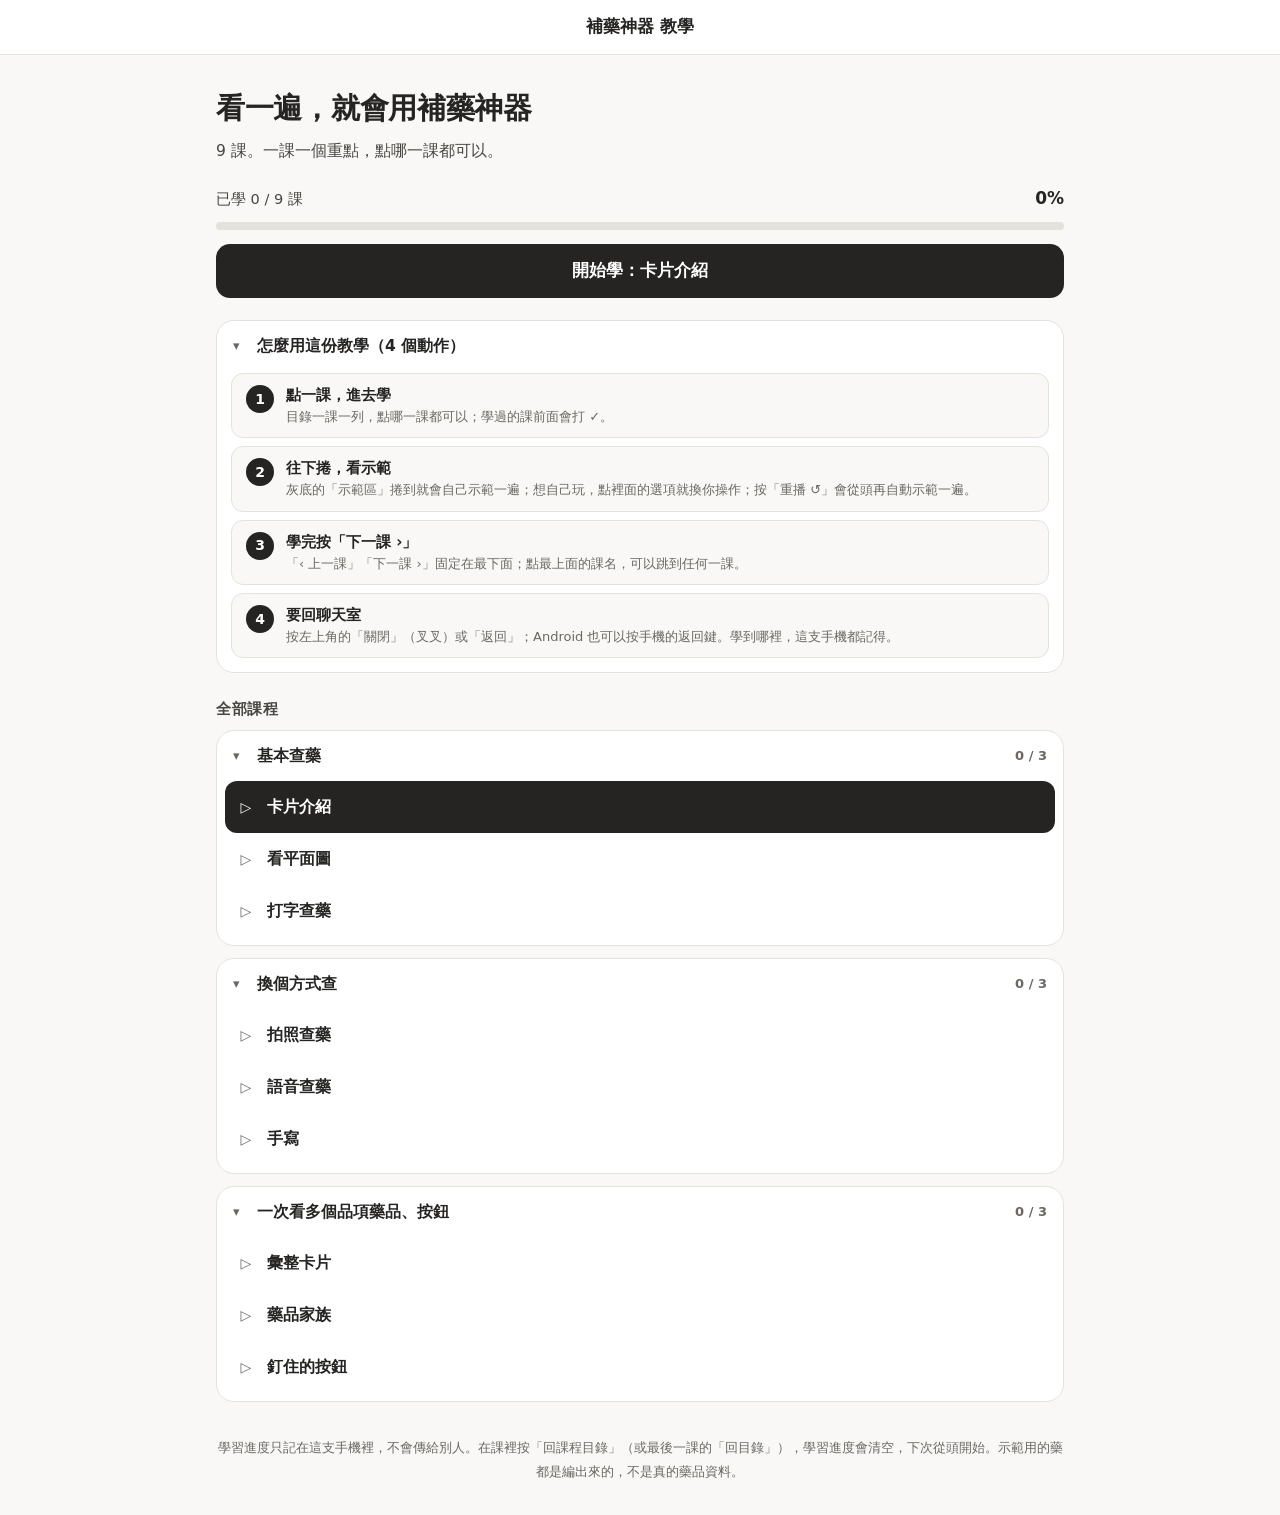
<file: learn.html>
<!doctype html>
<html lang="zh-Hant">
<head>
<meta charset="utf-8">
<meta http-equiv="Content-Security-Policy" content="default-src 'none'; script-src 'self'; style-src 'self' 'unsafe-inline'; img-src 'self' data:; connect-src 'none'; base-uri 'none'; form-action 'none'; object-src 'none'; frame-src 'none'; worker-src 'none'">
<meta name="referrer" content="no-referrer">
<meta name="viewport" content="width=device-width, initial-scale=1, viewport-fit=cover">
<meta name="buyao-v" content="v6">
<title>補藥神器 教學</title>
<link rel="icon" href="icon.png">
<link rel="apple-touch-icon" href="icon.png">
<meta name="apple-mobile-web-app-capable" content="yes">
<meta name="apple-mobile-web-app-title" content="補藥神器 教學">
<meta name="apple-mobile-web-app-status-bar-style" content="black-translucent">
<meta name="theme-color" content="#FFFFFF" media="(prefers-color-scheme: light)">
<meta name="theme-color" content="#1F1E1C" media="(prefers-color-scheme: dark)">
<meta name="robots" content="noindex, nofollow">
<style>
  :root{
    color-scheme:light dark;
    --bg:#F9F8F6; --surface:#FFFFFF; --ink:#252423; --ink2:#4A4743; --muted:#6B6863; --line:#E3E2DD; --sunk:#F1F0EC;
    --soft:#EEF3FD; --soft-ink:#1D3F94;
    --blue:#2F66E0; --blue-ink:#FFFFFF; --blue-soft:#DCE7FC;
    --chat:#E8EDF4; --me:#A6E58B; --me-ink:#14210F; --bot:#FFFFFF;
    --ok:#14703A; --ok-soft:#E7F5EC; --no:#B42318; --no-soft:#FDECEA;
    --warn-ink:#7A4B00; --warn-soft:#FFF1C9;
    --pink:#FFE5E2; --pink-ink:#B3261E;
    --btn:#252423; --btn-ink:#FFFFFF; --focus:#2F66E0;
    --net-bg:#141B27; --net-ink:#E8EDF5; --net-mute:#93A4BE; --net-line:#2A3649; --net-ok:#6EDC9A; --net-warn:#F2C46B;
    --col:640px; --cs:1;
    --i-t:url([data-uri]); --i-w:url([data-uri]); --i-pin:url([data-uri]); --i-pt:url([data-uri]); --i-pw:url([data-uri]); --i-ava:url([data-uri]);
  }
  @media (prefers-color-scheme: dark){
    :root{
      --bg:#141312; --surface:#1F1E1C; --ink:#F0EEEA; --ink2:#CFCBC5; --muted:#A5A19B; --line:#35332F; --sunk:#292826;
      --soft:#1A2640; --soft-ink:#A9C1FF;
      --blue:#5B8CF5; --blue-ink:#0B1220; --blue-soft:#243756;
      --chat:#1B222D; --me:#6FBF55; --me-ink:#0E1A09; --bot:#2A2927;
      --ok:#4ADE80; --ok-soft:#133422; --no:#FF8A80; --no-soft:#3C1D1A;
      --warn-ink:#F3C56B; --warn-soft:#3A2D10;
      --pink:#3E1F1D; --pink-ink:#FF9A92;
      --btn:#F0EEEA; --btn-ink:#141312; --focus:#8DB0FF;
      --net-bg:#0C1118; --net-line:#243044;
    }
  }
  *{box-sizing:border-box; -webkit-tap-highlight-color:transparent}
  html{-webkit-text-size-adjust:100%; text-size-adjust:100%; scroll-padding-top:calc(72px + env(safe-area-inset-top)); scroll-padding-bottom:calc(88px + env(safe-area-inset-bottom))}
  body{margin:0; background:var(--bg); color:var(--ink); font-size:16px; line-height:1.75;
    font-family:-apple-system,BlinkMacSystemFont,"PingFang TC","Noto Sans TC","Microsoft JhengHei",system-ui,sans-serif}
  button{font:inherit; color:inherit; cursor:pointer}
  a{color:inherit}
  :focus-visible{outline:3px solid var(--focus); outline-offset:2px; border-radius:8px}
  [hidden]{display:none!important}
  .sr{position:absolute; width:1px; height:1px; margin:-1px; padding:0; overflow:hidden; clip:rect(0 0 0 0); white-space:nowrap; border:0}
  .wrap{max-width:var(--col); margin:0 auto; padding:8px 16px 32px; outline:none}
  @media (min-width:700px){ :root{--cs:1.15} }
  @media (min-width:800px){ :root{--col:760px; --cs:1.25} }
  @media (min-width:1100px){ :root{--col:880px; --cs:1.4} }
  .wrap.bot{padding-bottom:calc(96px + env(safe-area-inset-bottom))}
  .loading{padding:40px 0; text-align:center; color:var(--muted)}

  .bar{position:sticky; top:0; z-index:30; background:var(--surface); border-bottom:1px solid var(--line); padding-top:env(safe-area-inset-top)}
  .bar-in{display:grid; grid-template-columns:minmax(0,1fr) minmax(0,auto) minmax(0,1fr); align-items:center; max-width:var(--col); margin:0 auto; padding:0 8px; min-height:54px}
  .ttl{grid-column:2; min-width:0; display:flex; align-items:center; justify-content:center; gap:6px; min-height:44px; padding:0 6px; border:0; background:none; font-size:16.5px; font-weight:800; color:var(--ink)}
  .ttl .t{overflow:hidden; text-overflow:ellipsis; white-space:nowrap}
  .ttl .ar{flex:none; font-size:12px; color:var(--muted); transition:transform .15s}
  .ttl[aria-expanded="true"] .ar{transform:rotate(180deg)}
  .tag{grid-column:3; justify-self:end; padding:0 8px 0 0; text-align:right; font-size:13px; color:var(--muted); white-space:nowrap}
  .toc{position:absolute; left:0; right:0; top:100%; max-height:calc(100vh - 80px); overflow-y:auto; background:var(--surface); border-bottom:1px solid var(--line); box-shadow:0 18px 30px rgba(0,0,0,.14)}
  .toc-in{max-width:var(--col); margin:0 auto; padding:10px 16px 16px}
  .toc-back{display:flex; align-items:center; min-height:44px; margin:0 0 6px; padding:6px 10px; border-radius:12px; color:var(--ink2); font-size:14.5px; font-weight:700; text-decoration:none}
  .toc-back:hover{background:var(--sunk)}

  .hero{padding:18px 0 4px}
  h1{margin:0 0 10px; font-size:29px; line-height:1.35; font-weight:800; letter-spacing:-.01em; text-wrap:balance}
  .sub{margin:0 0 18px; color:var(--ink2); font-size:15.5px; line-height:1.8}
  .prog{display:flex; flex-direction:column; gap:8px; margin-bottom:14px}
  .prog-r{display:flex; justify-content:space-between; align-items:baseline; font-size:14.5px; color:var(--ink2)}
  .prog-r b{font-size:17px; color:var(--ink); font-weight:800}
  .track{height:8px; border-radius:4px; background:var(--line); overflow:hidden}
  .track i{display:block; height:100%; border-radius:4px; background:var(--ok)}
  .cta{display:flex; align-items:center; justify-content:center; min-height:54px; padding:0 18px; border-radius:14px; background:var(--btn); color:var(--btn-ink); font-size:17px; font-weight:800; text-decoration:none; text-align:center}
  .cta.sec2{background:var(--surface); color:var(--ink); border:1.5px solid var(--ink)}
  .all{margin:26px 0 10px; font-size:15px; font-weight:800; color:var(--ink2); letter-spacing:.04em}
  .chap{margin:0 0 12px; background:var(--surface); border:1px solid var(--line); border-radius:18px; overflow:hidden}
  .chap-h{display:flex; align-items:center; gap:8px; width:100%; min-height:50px; padding:6px 16px; border:0; background:none; text-align:left; font-size:15.5px; font-weight:800}
  .chap-h:focus-visible{outline-offset:-3px; border-radius:17px}
  .chev{flex:none; width:16px; color:var(--muted); font-size:13px}
  .chap-c{margin-left:auto; color:var(--muted); font-size:13px; font-weight:700; font-variant-numeric:tabular-nums}
  .lessons{list-style:none; margin:0; padding:0 8px 8px}
  .lrow{display:flex; align-items:center; gap:10px; min-height:52px; padding:8px 10px; border-radius:12px; text-decoration:none; color:var(--ink)}
  .lrow .li{flex:none; width:22px; text-align:center; color:var(--muted); font-size:14px}
  .lrow .ln{flex:1; min-width:0; font-size:16px; font-weight:700}
  .lrow.done .li{color:var(--ok); font-weight:800}
  .lrow.cur{background:var(--btn); color:var(--btn-ink)}
  .lrow.cur .li{color:var(--btn-ink)}
  .lrow:not(.cur):hover{background:var(--sunk)}
  .foot{padding:22px 0 0; font-size:13px; color:var(--muted); text-align:center; line-height:1.8}

  .sec{margin:0 0 14px; padding:18px 16px 16px; background:var(--surface); border:1px solid var(--line); border-radius:22px}
  .sec-h{display:flex; align-items:flex-start; justify-content:space-between; gap:10px; margin:0 0 8px}
  h2{margin:0; font-size:21px; line-height:1.4; font-weight:800; text-wrap:balance}
  .lead{margin:0 0 14px; color:var(--ink2); font-size:15.5px; line-height:1.85}
  .lead b,.note b,.rc b{font-weight:800}
  .lead b,.rc b{color:var(--ink)}
  .note{margin-top:12px; padding:12px 14px; border-radius:14px; background:var(--soft); color:var(--ink); font-size:15px; line-height:1.85}
  .note b{color:var(--soft-ink)}
  .warnbox{margin-top:12px; padding:12px 14px; border-radius:14px; background:var(--warn-soft); color:var(--warn-ink); font-size:15px; font-weight:700; line-height:1.8}
  .capn{margin:8px 2px 0; font-size:12.5px; color:var(--muted); line-height:1.6}
  .capq{margin:-4px 2px 0; font-size:14px; color:var(--ink2); line-height:1.6}

  .stage{position:relative; display:flex; flex-direction:column; gap:10px; padding:10px; margin:0 -6px; border-radius:16px; background:var(--sunk)}
  @media (max-width:520px){ .wrap.bot{padding-left:8px; padding-right:8px} .sec{padding:16px 12px 14px} .stage{margin:0 -12px; padding:10px 8px} }
  .stage-h{display:flex; align-items:center; justify-content:space-between; gap:0 8px; min-height:28px}
  .stage-t{flex:1 1 0; min-width:0; display:flex; align-items:center; min-height:38px; font-size:14px; font-weight:800; line-height:1.35; color:var(--ink2)}
  .replay{flex:none; display:inline-flex; align-items:center; justify-content:center; gap:4px; min-width:44px; min-height:44px; padding:0 10px; border:0; border-radius:12px; background:none; color:var(--ink2); font-size:14px; font-weight:700}
  .picks{display:flex; flex-wrap:wrap; gap:8px}
  .pk{min-height:44px; padding:6px 16px; border:1.5px solid var(--line); border-radius:999px; background:var(--surface); font-size:15px; font-weight:700}
  .pk[aria-pressed="true"]{border-color:var(--btn); background:var(--btn); color:var(--btn-ink)}
  .picks.list{flex-direction:column; flex-wrap:nowrap}
  .picks.list .pk{display:flex; align-items:center; gap:12px; width:100%; padding:10px 14px; border-radius:14px; text-align:left; font-size:15px; font-weight:600; line-height:1.6}
  .pk .n{flex:none; display:inline-flex; align-items:center; justify-content:center; width:26px; height:26px; border-radius:50%; background:var(--sunk); color:var(--ink); font-size:13px; font-weight:800}
  .pk[aria-pressed="true"] .n{background:var(--btn-ink); color:var(--btn)}
  .chat{position:relative; display:flex; flex-direction:column; gap:8px; min-height:92px; padding:10px 4px 8px; border-radius:14px; background:var(--chat)}
  .rw{display:flex; align-items:flex-end; gap:6px; min-width:0}
  .rw.me{justify-content:flex-end}
  .rw.bot{justify-content:flex-start}
  .rw.card{flex-direction:column; align-items:stretch; gap:5px}
  .ava{flex:none; width:calc(36px*var(--cs)); height:calc(36px*var(--cs)); border-radius:50%; background:#fff var(--i-ava) center / 88% no-repeat; box-shadow:0 0 0 1px rgba(0,0,0,.08)}
  .ava.sp{background:none; box-shadow:none}
  .rw.bot>.ava{align-self:flex-start}
  .mt{flex:none; font-size:calc(11px*var(--cs)); line-height:1.35; color:var(--muted); text-align:right; white-space:nowrap}
  .mt span{display:block}
  .bub{max-width:min(80%,calc(420px*var(--cs))); padding:8px 12px; border-radius:18px; font-size:calc(15px*var(--cs)); line-height:1.55; white-space:pre-line; overflow-wrap:anywhere}
  .bub.me{background:var(--me); color:var(--me-ink)}
  .bub.bot{background:var(--bot); color:var(--ink)}
  .rw.first .bub.me{border-top-right-radius:4px}
  .rw.first .bub.bot{border-top-left-radius:4px}
  .gapm{align-self:center; padding:2px 12px; border-radius:999px; background:var(--sunk); color:var(--ink2); font-size:calc(12.5px*var(--cs)); font-weight:700}
  .pho{position:relative; flex:none; width:min(60%,calc(232px*var(--cs))); aspect-ratio:4/3; border-radius:14px; overflow:hidden; background:#E4E7EB; box-shadow:0 0 0 1px rgba(0,0,0,.1)}
  .pho i{position:absolute; left:0; top:0; right:0; bottom:0; background:var(--i-pt) center / cover no-repeat}
  .pho.w i{background-image:var(--i-pw)}
  .pho.blur i{filter:blur(3px); transform:scale(1.12)}
  .pho.three i{background-image:var(--i-pt),var(--i-pw),var(--i-pt); background-size:36% auto; background-position:2% 50%,50% 50%,98% 50%}
  .pho.pp{container-type:inline-size; width:min(54%,calc(200px*var(--cs))); aspect-ratio:3/4; background:#C8B99F}
  .pho.pp .pa{position:absolute; left:8%; right:8%; top:5%; bottom:5%; padding:12px 9px 6px; padding:6cqw 5cqw 3cqw; background:#FFFDF2; box-shadow:0 2px 7px rgba(0,0,0,.3); transform:rotate(-1.5deg); overflow:hidden}
  .pho.pp .pa div{padding:0 2px; border-bottom:1px solid #D5DCEA; color:#2A3340; font-family:"Kaiti TC","BiauKai","DFKai-SB",cursive,serif; font-size:13px; font-size:7.4cqw; line-height:1.85; white-space:nowrap}
  .vo{display:flex; align-items:center; gap:8px; min-width:calc(154px*var(--cs)); padding:7px 14px 7px 8px; border-radius:18px; background:var(--me); color:var(--me-ink); font-size:calc(14px*var(--cs)); font-variant-numeric:tabular-nums}
  .rw.first .vo{border-top-right-radius:4px}
  .vp{flex:none; display:flex; align-items:center; justify-content:center; width:calc(28px*var(--cs)); height:calc(28px*var(--cs)); border-radius:50%; background:#fff}
  .vp::before{content:""; display:block; margin-left:3px; border-style:solid; border-width:6px 0 6px 10px; border-color:transparent transparent transparent #2E7D32}
  .bars{display:flex; align-items:center; gap:3px; height:calc(20px*var(--cs)); flex:1}
  .bars i{display:block; width:3px; border-radius:2px; background:var(--me-ink); opacity:.75}
  .pop{animation:pop .2s ease-out}
  @keyframes pop{from{opacity:0; transform:translateY(5px)} to{opacity:1; transform:none}}

  .qbar{container-type:inline-size; width:100%; max-width:480px; margin-inline:auto; overflow:hidden; border:1px solid var(--line); border-radius:14px; background:var(--surface)}
  .qrow{display:flex; flex-wrap:wrap; gap:6px; padding:8px; background:var(--sunk)}
  .qchip{flex:none; display:inline-flex; align-items:center; min-height:36px; padding:0 12px; border:1px solid var(--line); border-radius:999px; background:var(--surface); font-size:13.5px; font-weight:500; white-space:nowrap}
  button.qchip{min-height:40px}
  .qchip.on,.qchip[aria-pressed="true"]{border-color:var(--pink-ink); background:var(--pink); color:var(--pink-ink); font-weight:700}
  .inbar{display:flex; align-items:center; gap:4px; padding:6px 8px}
  .inic{flex:none; display:inline-flex; align-items:center; justify-content:center; width:34px; height:34px; border-radius:50%; font-size:19px; color:var(--ink2)}
  .inic.on{border:2px solid var(--pink-ink); background:var(--pink)}
  .inbox{flex:1; min-width:0; display:flex; align-items:center; justify-content:space-between; min-height:36px; padding:0 12px; border-radius:18px; background:var(--sunk); color:var(--muted); font-size:15px; white-space:nowrap; overflow:hidden}
  @media (max-width:359px){ .inic.g{display:none} }
  @supports (width:1cqw){
    .qrow{flex-wrap:nowrap; gap:2cqw; padding:2.2cqw; overflow-x:auto; scroll-padding-inline:2.2cqw; scrollbar-width:none}
    .qrow::-webkit-scrollbar{display:none}
    .qchip{min-height:9.2cqw; padding:0 3.1cqw; font-size:3.6cqw}
    button.qchip{min-height:max(44px,9.6cqw)}
    .inbar{gap:.8cqw; padding:1.6cqw 2.2cqw}
    .inic,.inic.g{display:inline-flex; width:8.8cqw; height:8.8cqw; font-size:5cqw}
    .inbox{min-height:9.2cqw; padding:0 3.1cqw; border-radius:4.6cqw; font-size:3.9cqw}
  }
  @media (hover:hover) and (pointer:fine) and (min-width:700px){
    .qbar[role="group"] .qrow{scrollbar-width:thin; scrollbar-color:var(--line) transparent}
    .qbar[role="group"] .qrow::-webkit-scrollbar{display:block; height:8px}
    .qbar[role="group"] .qrow::-webkit-scrollbar-thumb{border-radius:4px; background:var(--line)}
  }
  .qbar[role="img"] .qrow{overflow-x:hidden}
  .cmd{align-self:center; padding:6px 16px; border-radius:999px; background:var(--btn); color:var(--btn-ink); font-size:14px; font-weight:700; text-align:center; line-height:1.5}
  .tiles{display:grid; grid-template-columns:repeat(3,minmax(0,1fr)); gap:8px; margin-top:12px}
  @media (max-width:440px){ .tiles{grid-template-columns:1fr} }
  .tile{padding:10px; border:1px solid var(--line); border-radius:12px; background:var(--bg); text-align:center; line-height:1.55}
  .tile .e{display:block; font-size:22px; line-height:1.4}
  .tile b{display:block; font-size:14.5px}
  .tile span.s{display:block; color:var(--muted); font-size:13px}

  .lcw{container-type:inline-size; --w:calc(100cqw / 374); --u:var(--w); width:100%; max-width:calc(374px*var(--cs))}
  .lcw.act{margin-inline:auto}
  @supports not (width:1cqw){ .lcw{--w:min(1px, calc((100vw - 56px) / 374))} }
  .lc,.lb,.lk,.nf,.cdc{box-sizing:border-box; background:#fff; color:#111; border-radius:calc(16*var(--u)); font-size:calc(14*var(--u)); line-height:1.4; font-weight:400; letter-spacing:0; text-align:left; font-family:-apple-system,BlinkMacSystemFont,"PingFang TC","Noto Sans TC","Microsoft JhengHei",system-ui,sans-serif; box-shadow:0 0 0 1px rgba(0,0,0,.08)}
  .lc *,.lb *,.lk *,.nf *,.cdc *{box-sizing:border-box}
  .lc{display:flex; flex-direction:column; padding:calc(10*var(--u))}
  .lc.ct{padding-bottom:calc(18*var(--u)); -webkit-mask-image:linear-gradient(to bottom,#000 calc(100% - 14*var(--u)),transparent); mask-image:linear-gradient(to bottom,#000 calc(100% - 14*var(--u)),transparent)}
  .lc.cb{padding-top:calc(18*var(--u)); -webkit-mask-image:linear-gradient(to top,#000 calc(100% - 14*var(--u)),transparent); mask-image:linear-gradient(to top,#000 calc(100% - 14*var(--u)),transparent)}
  .lc-h{display:flex}
  .lc-hl{flex:5 1 0%; min-width:0; display:flex; flex-direction:column; align-items:flex-start}
  .lc-code{max-width:100%; font-size:calc(35*var(--u)); font-weight:700; color:#3C4043; overflow-wrap:anywhere}
  .lc-brand,.lc-zh{max-width:100%; overflow:hidden; overflow-wrap:anywhere; display:-webkit-box; -webkit-box-orient:vertical; -webkit-line-clamp:2}
  .lc-brand{margin-top:calc(2*var(--u)); font-size:calc(22*var(--u)); font-weight:700}
  .lc-zh{margin-top:calc(4*var(--u)); font-size:calc(19*var(--u)); font-weight:700; color:#1B7F5C}
  .lc-ico{flex:1 1 0%; min-width:0; display:flex; justify-content:flex-end; align-items:flex-start}
  .lc-ico i{display:block; width:100%; max-width:calc(90*var(--u)); aspect-ratio:1/1; background:var(--i-t) right top / contain no-repeat}
  .lc-ico i.w{background-image:var(--i-w)}
  .lc-gen{align-self:flex-start; max-width:100%; margin-top:calc(12*var(--u)); font-size:calc(13*var(--u)); color:#888; overflow-wrap:anywhere}
  .lc-note{display:flex; align-items:center; gap:calc(4*var(--u)); margin-top:calc(12*var(--u)); padding:calc(8*var(--u)); border-radius:calc(6*var(--u)); background:#FFF6E0}
  .lc-nw{flex:0 0 auto; font-size:calc(19*var(--u)); line-height:1.2}
  .lc-nt{flex:1 1 0%; min-width:0; font-size:calc(14*var(--u)); font-weight:700; color:#B26A00; overflow-wrap:anywhere}
  .lc-pan{display:flex; flex-direction:column; gap:calc(8*var(--u)); margin-top:calc(8*var(--u)); padding:calc(8*var(--u)); border-radius:calc(6*var(--u)); background:#F7F7F7}
  .lc-pan.fst{margin-top:calc(12*var(--u))}
  .lc-feat{display:flex; flex-direction:column; gap:calc(2*var(--u)); padding:calc(4*var(--u)); border-radius:calc(6*var(--u)); background:#E8F3FA; color:#0B5F8A}
  .lc-fl{font-size:calc(11*var(--u)); font-weight:700}
  .lc-ft{font-size:calc(14*var(--u)); font-weight:700; overflow-wrap:anywhere}
  .lc-pr{display:flex; gap:calc(8*var(--u))}
  .lc-in{flex:1 1 0%; min-width:0; display:flex; flex-direction:column; gap:calc(2*var(--u))}
  .lc-il{font-size:calc(11*var(--u)); color:#AAAAAA}
  .lc-it{font-size:calc(14*var(--u)); color:#999999; overflow-wrap:anywhere}
  .lc-pw{flex:0 0 calc(140*var(--u)); width:calc(140*var(--u)); display:flex; flex-direction:column; justify-content:center}
  .lc-pf{padding:calc(2*var(--u)); border-radius:calc(4*var(--u)); background:#E8F3FA; color:#0B5F8A; font-size:calc(11*var(--u)); font-weight:700; margin-bottom:calc(4*var(--u))}
  .lc-pf div+div{margin-top:calc(2*var(--u))}
  .lc-ph{width:100%; aspect-ratio:4/3; background:var(--i-pt) center / contain no-repeat}
  .lc-ph.w{background-image:var(--i-pw)}
  .lc-lr{display:flex; align-items:flex-start; gap:calc(8*var(--u)); margin-top:calc(12*var(--u))}
  .lc-loc{flex:0 0 auto; display:flex; align-items:center; gap:calc(4*var(--u)); padding:calc(8*var(--u)); border-radius:calc(6*var(--u)); background:#FFF0F0}
  .lc-pin{flex:0 0 auto; width:calc(50*var(--u)); height:calc(50*var(--u)); background:var(--i-pin) center / contain no-repeat}
  .lc-lt{font-size:calc(22*var(--u)); font-weight:700; color:#D9534F; overflow-wrap:anywhere}
  .lc-loc.long .lc-pin{width:calc(24*var(--u)); height:calc(24*var(--u))}
  .lc-loc.long .lc-lt{font-size:calc(14*var(--u))}
  .lc-sp{display:flex; flex-direction:column; gap:calc(2*var(--u))}
  .lc-sb{width:calc(68*var(--u)); margin:0; padding:calc(8*var(--u)); border:0; border-radius:calc(6*var(--u)); background:#FFE3E0; color:#D9534F; font:inherit; font-size:calc(14*var(--u)); font-weight:700; text-align:center; line-height:1.4}
  .lc-sb.on{background:#D9534F; color:#FFFFFF}
  .lc-map{flex:1 1 0%; min-width:0}
  .lc-fam{margin-top:calc(12*var(--u)); padding:calc(8*var(--u)); border-radius:calc(6*var(--u)); background:#F3EFFB}
  .lc-fh{display:flex; align-items:center; gap:calc(4*var(--u))}
  .lc-fi{flex:0 0 auto; width:calc(26*var(--u)); height:calc(26*var(--u)); background:var(--i-t) center / contain no-repeat}
  .lc-fn{flex:1 1 0%; min-width:0; font-size:calc(16*var(--u)); font-weight:700; color:#5B3FA0}
  .lc-fo{flex:0 0 auto; font-size:calc(14*var(--u)); font-weight:700; color:#7A5FC0}
  .lc-fk{display:flex; flex-direction:column; gap:calc(4*var(--u)); margin-top:calc(8*var(--u))}
  .lc-fk>div{display:flex; gap:calc(8*var(--u)); font-size:calc(13*var(--u)); color:#5B3FA0}
  .lc-fk span{flex:1 1 0%; min-width:0; overflow-wrap:anywhere}
  .lc-fk b{flex:0 0 auto; font-weight:700; color:#7A5FC0}
  .lc-fs{margin-top:calc(8*var(--u)); font-size:calc(13*var(--u)); font-weight:700; color:#7A5FC0}
  .lc-fam .lb-r{padding-left:0; padding-right:0}
  .lc-fam .lb-r+.lb-r{border-top-color:#E6DDF5}
  .lc [data-part].on{outline:calc(2.5*var(--u)) solid #2F66E0; outline-offset:calc(2*var(--u)); border-radius:calc(3*var(--u))}
  .act [data-part]{cursor:pointer}
  .lb{padding:calc(14*var(--u))}
  .lb-t{font-size:calc(19*var(--u)); font-weight:700; color:#1F1F1F; overflow-wrap:anywhere}
  .lb-s{margin-top:calc(2*var(--u)); font-size:calc(13*var(--u)); color:#8A8A8A}
  .lb-g{display:flex; align-items:center; gap:calc(4*var(--u)); margin-top:calc(16*var(--u)); font-size:calc(16*var(--u)); font-weight:700; color:#1D6FA5}
  .lb-g i{flex:0 0 auto; width:calc(30*var(--u)); height:calc(30*var(--u)); background:var(--i-t) center / contain no-repeat}
  .lb-g i.w{background-image:var(--i-w)}
  .lb-r{display:flex; align-items:center; gap:calc(8*var(--u)); padding:calc(8*var(--u))}
  .lb-r.sp{border-top:1px solid #EFEFEF}
  .lb-p{flex:0 0 auto; width:calc(60*var(--u)); height:calc(60*var(--u)); border-radius:calc(6*var(--u)); background:#F0F0F0 center / cover no-repeat; display:flex; align-items:center; justify-content:center; text-align:center; font-size:calc(11*var(--u)); color:#AAAAAA}
  .lb-p.t{background-image:var(--i-pt)}
  .lb-p.w{background-image:var(--i-pw)}
  .lb-x{flex:1 1 0%; min-width:0; display:flex; flex-direction:column}
  .lb-b{font-size:calc(14*var(--u)); font-weight:700; color:#1F1F1F; overflow-wrap:anywhere}
  .lb-z{font-size:calc(13*var(--u)); color:#4A4A4A; overflow-wrap:anywhere}
  .lb-n{margin-top:calc(2*var(--u)); font-size:calc(11*var(--u)); color:#B0603A; overflow-wrap:anywhere}
  .lb-f{display:flex; align-items:center; gap:calc(4*var(--u)); margin-top:calc(2*var(--u)); font-size:calc(11*var(--u)); color:#999999}
  .lb-f i{flex:0 0 auto; width:calc(16*var(--u)); height:calc(16*var(--u)); background:var(--i-t) center / contain no-repeat}
  .lb-f i.w{background-image:var(--i-w)}
  .lb-l{flex:0 0 auto; max-width:34%; font-size:calc(14*var(--u)); font-weight:700; color:#E14C4C; text-align:right; overflow-wrap:anywhere}
  .lb-dots{padding:calc(6*var(--u)) 0; text-align:center; font-size:calc(11*var(--u)); color:#AAAAAA; border-top:1px solid #EFEFEF}
  .lb-ft{margin-top:calc(8*var(--u)); padding-top:calc(4*var(--u)); border-top:1px solid #EFEFEF; font-size:calc(11*var(--u)); color:#AAAAAA; text-align:center}
  .lk{width:calc(300*var(--u)); max-width:100%; display:flex; flex-direction:column; gap:calc(4*var(--u)); padding:calc(13*var(--u))}
  .lk-t{font-size:calc(14*var(--u)); font-weight:700; color:#8A4B00}
  .lk-h{font-size:calc(11*var(--u)); color:#9AA5B1}
  .lk .lb-p{width:calc(56*var(--u)); height:calc(56*var(--u))}
  .lk-r{display:flex; align-items:center; gap:calc(8*var(--u)); padding:calc(6*var(--u))}
  .lk-m{flex:1 1 0%; min-width:0; display:flex; flex-direction:column}
  .lk-b{font-size:calc(14*var(--u)); font-weight:700; overflow-wrap:anywhere}
  .lk-g{font-size:calc(11*var(--u)); color:#4A4A4A; overflow-wrap:anywhere}
  .lk-c{font-size:calc(13*var(--u)); color:#6B7684; overflow-wrap:anywhere}
  .lk-y{flex:0 0 auto; padding:calc(9*var(--u)) calc(12*var(--u)); border-radius:calc(6*var(--u)); background:#06C755; color:#FFFFFF; font-size:calc(14*var(--u)); font-weight:700; text-align:center}
  .lk-s{height:1px; background:#E7E7E7}
  .lk .lb-p:not(.t):not(.w){background-color:#EEF1F4; color:#9AA5B1}
  .lk-ft{font-size:calc(11*var(--u)); color:#6B7684}
  .sl-t{font-size:calc(16*var(--u)); font-weight:700; color:#1F1F1F; overflow-wrap:anywhere}
  .sl-s{margin-top:calc(2*var(--u)); margin-bottom:calc(2*var(--u)); font-size:calc(11*var(--u)); color:#8A8A8A; overflow-wrap:anywhere}
  .sl-s.warn{color:#B0603A}
  .sl-r{display:flex; align-items:center; gap:calc(8*var(--u)); padding:calc(6*var(--u)); border-top:1px solid #EFEFEF}
  .sl-r .lb-p:not(.t):not(.w){background-color:#EEF1F4; color:#9AA5B1}
  .lb-p.s44{width:calc(44*var(--u)); height:calc(44*var(--u))}
  .sl-m{flex:1 1 0%; min-width:0; display:flex; flex-direction:column}
  .sl-b{font-size:calc(14*var(--u)); font-weight:700; color:#1F1F1F; overflow-wrap:anywhere}
  .sl-z{font-size:calc(13*var(--u)); color:#6B7684; overflow-wrap:anywhere}
  .sl-l{flex:0 0 auto; max-width:34%; font-size:calc(14*var(--u)); font-weight:700; color:#E14C4C; text-align:right; overflow-wrap:anywhere}
  .nf{width:calc(300*var(--u)); max-width:100%; display:flex; flex-direction:column; padding:calc(14*var(--u))}
  .nf .lc-note{margin-top:0}
  .nf .lc-nt{white-space:pre-line}
  .nf-t{margin-top:calc(12*var(--u)); font-size:calc(16*var(--u)); font-weight:700; overflow-wrap:anywhere}
  .nf-x{margin-top:calc(2*var(--u)); overflow-wrap:anywhere}
  .nf-x.f{margin-top:calc(12*var(--u))}
  .cdc{width:calc(300*var(--u)); max-width:100%; display:flex; flex-direction:column; padding:calc(14*var(--u))}
  .cdc-t{font-size:calc(19*var(--u)); font-weight:700; color:#1F1F1F; overflow-wrap:anywhere}
  .cdc-n{margin-top:calc(16*var(--u)); font-size:calc(35*var(--u)); font-weight:700; color:#1F2933; text-align:center; letter-spacing:.06em}
  .cdc-l{margin-top:calc(8*var(--u)); font-size:calc(14*var(--u)); font-weight:700; color:#B0392B; text-align:center}
  .cdc-x{margin-top:calc(4*var(--u)); font-size:calc(14*var(--u)); color:#666666; overflow-wrap:anywhere}
  .cdc-x.w{color:#B0392B}
  .bw,.lpf,.gcard,.jcard{--bu:max(.857px, var(--u)); box-sizing:border-box; background:#fff; color:#14202B; font-size:calc(14*var(--bu)); line-height:1.5; font-weight:400; letter-spacing:0; text-align:left; font-family:-apple-system,BlinkMacSystemFont,"PingFang TC","Noto Sans TC","Microsoft JhengHei",system-ui,sans-serif}
  .bw *,.lpf *,.gcard *,.jcard *{box-sizing:border-box}
  .bw,.lpf{width:100%; overflow:hidden; box-shadow:0 0 0 1px rgba(20,32,43,.3), 0 calc(3*var(--u)) calc(14*var(--u)) rgba(20,32,43,.22)}
  .bw{border-radius:calc(10*var(--u))}
  .bw .hot,.lpf .hot{box-shadow:0 0 0 calc(3*var(--u)) #2F66E0}
  .bw-top{display:flex; align-items:flex-end; gap:calc(12*var(--u)); padding:calc(8*var(--u)) calc(10*var(--u)) 0; background:#D9DEE5}
  .bw-dots{display:flex; gap:calc(6*var(--u)); padding-bottom:calc(9*var(--u))}
  .bw-dots i{width:calc(10*var(--u)); height:calc(10*var(--u)); border-radius:50%; background:#ED6A5E}
  .bw-dots i:nth-child(2){background:#F4BF4F}
  .bw-dots i:nth-child(3){background:#61C554}
  .bw-tab{min-width:0; padding:calc(5*var(--u)) calc(16*var(--u)); border-radius:calc(8*var(--u)) calc(8*var(--u)) 0 0; background:#fff; font-size:calc(12*var(--bu)); font-weight:700; white-space:nowrap; overflow:hidden; text-overflow:ellipsis}
  .bw-url{display:flex; align-items:center; gap:calc(8*var(--u)); padding:calc(6*var(--u)) calc(10*var(--u)); background:#fff; border-bottom:1px solid #D1DBE5}
  .bw-addr{flex:1; min-width:0; padding:calc(4*var(--u)) calc(12*var(--u)); border-radius:999px; background:#EEF2F6; color:#3F5566; font-size:calc(12*var(--bu)); white-space:nowrap; overflow:hidden; text-overflow:ellipsis}
  .bw-pg{padding:calc(10*var(--u)) calc(12*var(--u)) calc(14*var(--u)); background:#EEF2F6}
  .bw-hd{display:flex; align-items:center; gap:calc(10*var(--u)); margin-bottom:calc(8*var(--u))}
  .bw-logo{flex:none; width:calc(34*var(--u)); height:calc(34*var(--u)); background:var(--i-ava) center / contain no-repeat}
  .bw-hd b{font-size:calc(19*var(--bu)); letter-spacing:.02em}
  .bw-tt{margin:calc(2*var(--u)) 0 calc(8*var(--u)); text-align:center; font-size:calc(15*var(--bu)); font-weight:700}
  .bw-b1,.bw-b2{padding:calc(12*var(--u)); border:1.5px solid #708392; border-radius:calc(14*var(--u)); background:#fff; text-align:center}
  .bw-b2{margin-top:calc(10*var(--u))}
  .bw-st{color:#3F5566; font-size:calc(13.5*var(--bu)); line-height:1.6}
  .bw-st b,.bw-meta b{color:#14202B}
  .bw-code{margin:calc(6*var(--u)) 0 calc(4*var(--u)); font-family:"IBM Plex Mono",ui-monospace,SFMono-Regular,Menlo,monospace; font-size:calc(34*var(--bu)); font-weight:800; letter-spacing:.1em; line-height:1.25; overflow-wrap:anywhere}
  .bw-code.hot{border-radius:calc(8*var(--u)); background:#E4EEFA}
  .bw-copy{display:inline-block; margin:calc(2*var(--u)) 0 calc(6*var(--u)); padding:calc(8*var(--u)) calc(18*var(--u)); border:1.5px solid #1F6FD0; border-radius:calc(10*var(--u)); background:#fff; color:#1F6FD0; font-size:calc(14*var(--bu)); font-weight:700}
  .bw-meta{color:#3F5566; font-size:calc(12.5*var(--bu)); line-height:1.8}
  .bw-meta u{color:#1F6FD0; font-weight:700}
  .bw-in{margin-top:calc(8*var(--u)); padding:calc(10*var(--u)) calc(12*var(--u)); border:1.5px solid #708392; border-radius:calc(12*var(--u)); background:#fff; text-align:center; color:#566B7B; font-size:calc(16*var(--bu))}
  .bw-in.v{color:#14202B; font-family:"IBM Plex Mono",ui-monospace,SFMono-Regular,Menlo,monospace; font-size:calc(28*var(--bu)); font-weight:700; letter-spacing:.32em; text-indent:.32em; line-height:1.3}
  .bw-h{min-height:1.6em; margin-top:calc(6*var(--u)); color:#3F5566; font-size:calc(13*var(--bu)); line-height:1.6}
  .bw-go{margin-top:calc(8*var(--u)); padding:calc(12*var(--u)); border-radius:calc(12*var(--u)); background:#1F6FD0; color:#fff; text-align:center; font-size:calc(17*var(--bu)); font-weight:700}
  .bw-go.d{opacity:.6}
  .bw-sf{display:flex; align-items:center; gap:calc(6*var(--u))}
  .bw-sf span{flex:1; min-width:0; padding:calc(9*var(--u)) calc(12*var(--u)); border:1.5px solid #D1DBE5; border-radius:calc(12*var(--u)); background:#fff; color:#5E6F7D; font-size:calc(13*var(--bu)); overflow:hidden; white-space:nowrap; text-overflow:ellipsis}
  .bw-sf i{flex:none; display:flex; align-items:center; justify-content:center; width:calc(40*var(--u)); height:calc(40*var(--u)); border:1.5px solid #D1DBE5; border-radius:calc(12*var(--u)); background:#fff; font-style:normal; font-size:calc(17*var(--bu))}
  .bw-ph{height:calc(46*var(--u)); margin-top:calc(8*var(--u)); border:1px solid #D1DBE5; border-radius:calc(12*var(--u)); background:#fff}
  .lpf{border-radius:calc(16*var(--u)); background:#F9F8F6}
  .lp-top{display:flex; align-items:center; gap:calc(8*var(--u)); padding:calc(8*var(--u)) calc(10*var(--u)); background:#F6F7F9; border-bottom:1px solid #DDE1E7}
  .lp-x,.lp-mo{flex:none; display:flex; align-items:center; justify-content:center; width:calc(34*var(--u)); height:calc(34*var(--u)); border-radius:50%; font-size:calc(17*var(--bu))}
  .lp-ti{flex:1; min-width:0; text-align:center; line-height:1.3}
  .lp-ti b,.lp-ti small{display:block; overflow:hidden; white-space:nowrap; text-overflow:ellipsis}
  .lp-ti b{font-size:calc(14*var(--bu))}
  .lp-ti small{color:#5E6F7D; font-size:calc(11*var(--bu))}
  .lp-pg{padding:calc(12*var(--u)) calc(12*var(--u)) calc(14*var(--u)); background:#F9F8F6}
  .lp-h1{display:block; font-size:calc(22*var(--bu)); font-weight:800; line-height:1.35}
  .lp-pr{display:flex; justify-content:space-between; margin:calc(8*var(--u)) 0 calc(4*var(--u)); color:#4A4743; font-size:calc(13*var(--bu))}
  .lp-tr{height:calc(8*var(--u)); border-radius:calc(4*var(--u)); background:#E3E2DD; overflow:hidden}
  .lp-tr i{display:block; width:22%; height:100%; background:#14703A}
  .lp-cta{margin-top:calc(10*var(--u)); padding:calc(13*var(--u)); border-radius:calc(12*var(--u)); background:#252423; color:#fff; text-align:center; font-size:calc(15*var(--bu)); font-weight:800}
  .lp-ch{margin-top:calc(10*var(--u)); padding-bottom:calc(2*var(--u)); border:1px solid #E3E2DD; border-radius:calc(14*var(--u)); background:#fff}
  .lp-chh{display:flex; justify-content:space-between; padding:calc(9*var(--u)) calc(12*var(--u)); font-size:calc(13.5*var(--bu)); font-weight:800}
  .lp-chh span{color:#6B6863; font-weight:700}
  .lp-r{display:flex; align-items:center; gap:calc(10*var(--u)); margin:0 calc(6*var(--u)) calc(4*var(--u)); padding:calc(9*var(--u)) calc(8*var(--u)); border-radius:calc(10*var(--u)); font-size:calc(14.5*var(--bu)); font-weight:700}
  .lp-r i{flex:none; width:calc(20*var(--u)); text-align:center; font-style:normal; color:#6B6863}
  .lp-r.dn i{color:#14703A}
  .lp-r.hot{background:#EEF3FD}
  .lp-bar{display:flex; align-items:center; justify-content:space-between; gap:calc(8*var(--u)); padding:calc(8*var(--u)) calc(12*var(--u)); background:#fff; border-bottom:1px solid #E3E2DD; font-size:calc(14*var(--bu)); font-weight:800}
  .lp-bar span{color:#6B6863; font-size:calc(12.5*var(--bu)); font-weight:400}
  .lp-sec{margin:calc(10*var(--u)) calc(8*var(--u)) 0; padding:calc(12*var(--u)); border:1px solid #E3E2DD; border-radius:calc(16*var(--u)); background:#fff}
  .lp-sec h4{margin:0 0 calc(8*var(--u)); font-size:calc(16*var(--bu)); font-weight:800}
  .lp-st{padding:calc(8*var(--u)); border-radius:calc(12*var(--u)); background:#F1F0EC}
  .lp-sth{display:flex; align-items:center; justify-content:space-between; gap:calc(6*var(--u)); color:#4A4743; font-size:calc(12.5*var(--bu)); font-weight:800}
  .lp-sth em{display:inline-block; padding:0 calc(8*var(--u)); border-radius:999px; background:#EEF3FD; color:#1D3F94; font-style:normal; font-size:calc(11.5*var(--bu))}
  .lp-chips{display:flex; flex-wrap:wrap; gap:calc(6*var(--u)); margin-top:calc(6*var(--u))}
  .lp-chips i{padding:calc(5*var(--u)) calc(12*var(--u)); border:1.5px solid #E3E2DD; border-radius:999px; background:#fff; font-style:normal; font-size:calc(13*var(--bu)); font-weight:700}
  .lp-chips i.on{border-color:#252423; background:#252423; color:#fff}
  .lp-dm{height:calc(272*var(--u)); overflow:hidden}
  .lp-dm .lp-scr{transform:translateY(calc(-118*var(--u)))}
  .lp-ld{display:flex; flex-direction:column; gap:calc(6*var(--u)); margin:0 0 calc(10*var(--u))}
  .lp-ld i{display:block; height:calc(9*var(--u)); border-radius:999px; background:#E6E4DF}
  .lp-ld i:nth-child(2){width:92%}
  .lp-ld i:nth-child(3){width:70%}
  .lp-dm .lp-st{position:relative}
  .lp-dm .lp-chips i{flex:0 0 calc(58*var(--u)); padding-inline:0; text-align:center; font-size:calc(12*var(--bu))}
  .lp-pl{margin-top:calc(8*var(--u)); height:calc(112*var(--u)); overflow:hidden; border-radius:calc(8*var(--u))}
  .lp-pl .pl{border:1px solid #D5D8E6; border-radius:calc(8*var(--u))}
  .lp-nt{display:grid; margin-top:calc(8*var(--u)); padding:calc(6*var(--u)) calc(8*var(--u)); border-radius:calc(8*var(--u)); background:#EEF3FD; color:#1D3F94; font-size:calc(11.5*var(--bu)); line-height:1.4}
  .lp-nt>span{grid-area:1 / 1}
  .lp-nt>.n1,.lp-nt>.n2{visibility:hidden}
  .lp-fg{position:absolute; left:0; top:0; font-size:calc(26*var(--u)); line-height:1; visibility:hidden; pointer-events:none; filter:drop-shadow(0 1px 2px rgba(0,0,0,.3))}
  .rw.pop .lp-dm .lp-scr{animation:lpscr .5s .5s ease-in-out backwards}
  .rw.pop .lp-dm .lp-sth em{animation:bwoff .01s .9s backwards}
  .rw.pop .lp-dm .lp-chips i:nth-child(1){animation:lpchipon .01s 2s backwards}
  .rw.pop .lp-dm .lp-chips i:nth-child(2){animation:lpchipon 1.8s 2s}
  .rw.pop .lp-dm .lp-chips i:nth-child(3){animation:lpchipoff .01s 3.8s backwards}
  .rw.pop .lp-dm .lp-pl [data-part="hit"]{animation:lpon .01s 2s backwards}
  .rw.pop .lp-dm .lp-pl [data-part="b"]{animation:lpon 1.8s 2s}
  .rw.pop .lp-dm .lp-pl [data-part="bar"]{animation:lpoff .01s 3.8s backwards}
  .rw.pop .lp-dm .lp-nt>.n1{animation:bwon .01s 2s backwards}
  .rw.pop .lp-dm .lp-nt>.n2{animation:bwon 1.8s 2s}
  .rw.pop .lp-dm .lp-nt>.n3{animation:bwoff .01s 3.8s backwards}
  .rw.pop .lp-dm .lp-fg{animation:lpfg 3s 1.2s}
  @keyframes lpscr{from{transform:none}}
  @keyframes lpchipon{from,to{border-color:#252423; background:#252423; color:#fff}}
  @keyframes lpchipoff{from,to{border-color:#E3E2DD; background:#fff; color:#14202B}}
  @keyframes lpon{from,to{box-shadow:inset 0 0 0 max(2px,.9cqw) #2F66E0}}
  @keyframes lpoff{from,to{box-shadow:none}}
  @keyframes lpfg{0%{visibility:visible; opacity:0; transform:translate(calc(230*var(--u)),calc(130*var(--u)))} 8%{opacity:1} 26%{transform:translate(calc(88*var(--u)),calc(44*var(--u))) scale(1)} 29%{transform:translate(calc(88*var(--u)),calc(44*var(--u))) scale(.82)} 36%{transform:translate(calc(88*var(--u)),calc(44*var(--u))) scale(1)} 80%{transform:translate(calc(152*var(--u)),calc(44*var(--u))) scale(1)} 86%{transform:translate(calc(152*var(--u)),calc(44*var(--u))) scale(.82)} 92%{opacity:1; transform:translate(calc(152*var(--u)),calc(44*var(--u))) scale(1)} 100%{visibility:visible; opacity:0; transform:translate(calc(152*var(--u)),calc(44*var(--u)))}}
  .lp-nb{display:flex; align-items:center; justify-content:space-between; gap:calc(8*var(--u)); margin-top:calc(10*var(--u)); padding:calc(8*var(--u)) calc(10*var(--u)); border-top:1px solid #E3E2DD; background:#fff}
  .lp-nb b{padding:calc(8*var(--u)) calc(14*var(--u)); border:1.5px solid #E3E2DD; border-radius:calc(12*var(--u)); font-size:calc(13.5*var(--bu))}
  .lp-nb b.nx{border-color:#252423; background:#252423; color:#fff}
  .lp-nb span{color:#4A4743; font-size:calc(13*var(--bu)); font-weight:700}
  .gcard{width:calc(300*var(--u)); max-width:100%; display:flex; flex-direction:column; border-radius:calc(16*var(--u)); box-shadow:0 0 0 1px rgba(0,0,0,.08)}
  .gc-t{padding:calc(16*var(--u)) calc(16*var(--u)) 0; color:#1F1F1F; font-size:calc(20*var(--bu)); font-weight:700; overflow-wrap:anywhere}
  .gc-s{padding:calc(10*var(--u)) calc(16*var(--u)) calc(14*var(--u)); color:#3C4043; font-size:calc(14*var(--bu))}
  .gc-f{padding:calc(2*var(--u)) calc(13*var(--u)) calc(13*var(--u))}
  .gc-b{padding:calc(11*var(--u)); border-radius:calc(8*var(--u)); background:#1F6FD0; color:#fff; text-align:center; font-size:calc(16*var(--bu)); font-weight:700}
  .gcard .hot{box-shadow:0 0 0 calc(3*var(--u)) #2F66E0}
  .jcard{display:flex; flex-direction:column; padding:calc(16*var(--u)); border-radius:calc(16*var(--u)); line-height:1.4; box-shadow:0 0 0 1px rgba(0,0,0,.08)}
  .jcard.jq{width:calc(300*var(--u)); max-width:100%}
  .jcard.js{width:calc(260*var(--u)); max-width:100%; gap:calc(8*var(--u))}
  .jc-t{color:#1B7F5C; font-size:calc(19*var(--bu)); font-weight:700; overflow-wrap:anywhere}
  .jc-p{margin-top:calc(4*var(--u)); color:#3C4043; font-size:calc(14*var(--bu)); overflow-wrap:anywhere}
  .jc-q{margin-top:calc(8*var(--u)); padding:calc(10*var(--u)); border:1px solid #DADCE0; border-radius:calc(8*var(--u)); background:#FFFFFF; line-height:0}
  .jc-g{display:grid; grid-template-columns:repeat(29,1fr); grid-auto-rows:1fr; width:100%; aspect-ratio:1/1; background:#FFFFFF}
  .jc-g i{display:block; min-width:0; min-height:0}
  .jc-g i.k{background:#000000}
  .jc-id{margin-top:calc(4*var(--u)); color:#5F6368; font-size:calc(13*var(--bu)); text-align:center; overflow-wrap:anywhere}
  .jc-h{color:#1F1F1F; font-size:calc(16*var(--bu)); font-weight:700}
  .jc-r{display:flex; align-items:flex-start; gap:calc(8*var(--u))}
  .jc-n{flex:none; width:calc(20*var(--u)); height:calc(20*var(--u)); border-radius:50%; background:#1B7F5C; color:#FFFFFF; font-size:calc(11*var(--bu)); font-weight:700; line-height:1; text-align:center; display:flex; align-items:center; justify-content:center}
  .jc-s{flex:1 1 0%; min-width:0; color:#3C4043; font-size:calc(14*var(--bu)); overflow-wrap:anywhere}
  .lcar>.jcard.sl{flex:0 0 calc(300*var(--u)); width:calc(300*var(--u)); padding:calc(12*var(--u)); gap:calc(4*var(--u)); scroll-snap-align:start}
  .jc-x{color:#6B7280; font-size:calc(13*var(--bu))}
  .jc-ph{display:block; width:100%; border:1px solid #DADCE0; border-radius:calc(8*var(--u)); background:#FFFFFF center / contain no-repeat}
  .jc-ph.pt{aspect-ratio:494/720; background-image:url(5v3cfxbw40tw.png)}
  .jc-ph.scan{aspect-ratio:494/720; background-image:url(zqjnprvqm5ru.png); background-size:cover}
  .jc-ph.add{aspect-ratio:484/392; background-image:url(4v0zrahpan6i.png)}
  .jc-ph.welcome{aspect-ratio:712/552; background-image:url(j4zrsdc7pxwg.png)}
  .jcard.sl .jc-h{margin-top:calc(4*var(--u))}
  .rw.scene{flex-direction:column; align-items:stretch}
  .rw.scene .lcw{margin-inline:auto}
  .pk .pt{display:block; min-width:0}
  .pk .ps{display:block; margin-top:2px; font-size:13px; font-weight:400; line-height:1.5; opacity:.88}
  .picks.seq .pk:not([aria-pressed="true"]) .ps{display:none}
  @media (min-width:700px){
    .picks.seq .pk:not([aria-pressed="true"]) .ps{display:block}
    .stage.seq{display:grid; grid-template-columns:minmax(0,5fr) minmax(0,6fr); column-gap:14px; align-items:start}
    .stage.seq>.stage-h,.stage.seq>.capn{grid-column:1 / -1}
    .stage.seq>.picks{grid-column:1; grid-row:2}
    .stage.seq>.chat{grid-column:2; grid-row:2}
  }
  .urlrow{margin-top:12px; padding:10px 14px; border:1px solid var(--line); border-radius:12px; background:var(--bg); color:var(--muted); font-size:13px; line-height:1.6}
  .urlrow .urlt{display:block; margin-top:2px; color:var(--ink); font-size:13.5px; font-weight:700; word-break:break-all; user-select:all; -webkit-user-select:all}
  .lcar{--u:calc(.9 * var(--w)); display:flex; gap:calc(8*var(--u)); overflow-x:auto; scroll-snap-type:x mandatory; overscroll-behavior-x:contain; scrollbar-width:none}
  .lcar::-webkit-scrollbar{display:none}
  @media (hover:hover){ .lcar{scrollbar-width:thin; padding-bottom:6px} .lcar::-webkit-scrollbar{display:block; height:6px} .lcar::-webkit-scrollbar-thumb{border-radius:3px; background:rgba(0,0,0,.3)} }
  .lcar>.lc,.lcar>.lb{flex:0 0 calc(374*var(--u)); scroll-snap-align:start}
  .pl{position:relative; width:100%; aspect-ratio:4/3; container-type:inline-size; overflow:hidden; background:#fff; color:#222}
  .pl i{position:absolute; display:flex; align-items:center; justify-content:center; font-style:normal; font-weight:400; line-height:1; white-space:nowrap}
  .pl .pl-w{background:#C6CCE4; width:.35cqw; min-width:1px}
  .pl .pl-b{background:#99ACFF; color:#1B1F3B}
  .pl .pl-g{background:#D9D9D9; color:#333; justify-content:flex-start; padding-left:2.2cqw}
  .pl .pl-h{background:linear-gradient(90deg,#14BFD6,#EEDF57); border:max(1.5px,.95cqw) solid #D6281C; color:#1B1F3B}
  .pl .pl-d{color:#7D8296; align-items:flex-start; justify-content:flex-start}
  .pl .pl-a{height:0; border-top:max(1px,.3cqw) solid #8A90A6; border-radius:0}
  .pl .pl-a::before{content:""; position:absolute; left:0; top:-.9cqw; border-right:1.7cqw solid #8A90A6; border-top:.9cqw solid transparent; border-bottom:.9cqw solid transparent}
  .pl.em .pl-d{background:#FFF1C9; color:#7A4B00; font-weight:700; justify-content:center; align-items:center; border-radius:.8cqw}
  .pl.em .pl-a{border-top-color:#B26A00; border-top-width:max(2px,.6cqw)}
  .pl.em .pl-a::before{top:-1.9cqw; border-right:3cqw solid #B26A00; border-top-width:1.6cqw; border-bottom-width:1.6cqw}
  .pl [data-part].on{box-shadow:inset 0 0 0 max(2px,.9cqw) #2F66E0}
  .pl .pl-d.on{background:#DCE7FC; color:#1D3F94; font-weight:700; box-shadow:none}
  .pl .pl-a.on{border-top-color:#2F66E0; border-top-width:max(2px,.7cqw)}
  .pl .pl-a.on::before{border-right-color:#2F66E0}
  .lcw>.pl{border:1px solid #D5D8E6; border-radius:10px}
  .pimg{flex:none; width:min(72%,calc(300px*var(--cs))); overflow:hidden; border-radius:12px; border:1px solid var(--line); background:#fff}
  .arena{position:relative; width:100%; max-width:380px; margin:0 auto; aspect-ratio:1/1.16; border:2px dashed var(--line); border-radius:16px; background:var(--surface); overflow:hidden}
  .arena .tpw{position:absolute; left:38px; right:38px; top:0; bottom:0; display:flex; align-items:center}
  .arena .tp{width:100%; transition:transform .55s ease; transform-origin:50% 50%}
  .arena .tp .pl{border:1px solid #D5D8E6}
  .arena .ax{position:absolute; color:var(--muted); font-size:12.5px; font-weight:700; line-height:1.3; white-space:nowrap}
  .arena .ax.f{top:6px; left:50%; transform:translateX(-50%)}
  .arena .ax.l,.arena .ax.r{top:50%; transform:translateY(-50%); width:14px; white-space:normal; word-break:break-all; text-align:center; line-height:1.25}
  .arena .ax.l{left:8px}
  .arena .ax.r{right:8px}
  .arena[data-door="l"] .ax.l,.arena[data-door="r"] .ax.r{top:8px; transform:none}
  .arena .dch{position:absolute; display:flex; align-items:center; justify-content:center; padding:4px 10px; border:1.5px solid var(--warn-ink); border-radius:10px; background:var(--warn-soft); color:var(--warn-ink); font-size:13px; font-weight:800; line-height:1.3; text-align:center; white-space:nowrap}
  .arena .dch.f{top:24px; left:50%; transform:translateX(-50%)}
  .arena .dch.l,.arena .dch.r{display:block; top:50%; transform:translateY(-50%); width:28px; padding:8px 4px; white-space:normal; word-break:break-all; line-height:1.3}
  .arena .dch.l{left:6px}
  .arena .dch.r{right:6px}
  .arena .dg{position:absolute; background:var(--warn-ink); border-radius:3px}
  .arena .dg.f{top:0; left:32%; width:36%; height:6px}
  .arena .dg.l{left:0; top:32%; height:36%; width:6px}
  .arena .dg.r{right:0; top:32%; height:36%; width:6px}
  .steps{display:flex; flex-direction:column; gap:8px; margin:0 0 12px; padding:0; list-style:none}
  .steps.long li{align-items:flex-start}
  .steps li{display:flex; align-items:center; gap:12px; padding:10px 14px; border:1px solid var(--line); border-radius:12px; background:var(--bg)}
  .st{display:flex; flex-direction:column; min-width:0; line-height:1.55}
  .st b{font-size:15px}
  .st span{color:var(--muted); font-size:13px}
  .scp{position:relative; width:calc(200*var(--u)); max-width:100%; margin-inline:auto; border-radius:calc(10*var(--u)); background:#FFFFFF center / 100% 100% no-repeat; box-shadow:0 0 0 1px rgba(0,0,0,.14)}
  .scp.page{aspect-ratio:494/720; background-image:url(yootwcx01h5h.png)}
  .scp.scan{aspect-ratio:472/1024; background-image:url(zqjnprvqm5ru.png)}
  .sc-hot{position:absolute; left:88.4%; top:7.6%; width:7%; height:4.8%; border-radius:50%; pointer-events:none}
  .frs{--bu:max(.857px, var(--u)); box-sizing:border-box; display:flex; flex-direction:column; align-items:center; gap:calc(6*var(--u)); width:calc(260*var(--u)); max-width:100%; margin-inline:auto; padding:calc(18*var(--u)) calc(16*var(--u)) calc(16*var(--u)); border-radius:calc(16*var(--u)); background:#fff; color:#14202B; line-height:1.4; text-align:center; box-shadow:0 0 0 1px rgba(0,0,0,.08)}
  .frs .fa{width:calc(64*var(--u)); height:calc(64*var(--u)); border-radius:50%; background:#fff var(--i-ava) center / 88% no-repeat; box-shadow:0 0 0 1px rgba(0,0,0,.08)}
  .frs .fn{font-size:calc(17*var(--bu)); font-weight:700}
  .frs .fo{color:#6B7A88; font-size:calc(12*var(--bu))}
  .frs .fb{margin-top:calc(8*var(--u)); width:100%; padding:calc(11*var(--u)); border-radius:calc(8*var(--u)); background:#06C755; color:#fff; font-size:calc(16*var(--bu)); font-weight:700}
  .frs .fb.hot{box-shadow:0 0 0 calc(3*var(--u)) #2F66E0}

  .btn{display:flex; align-items:center; justify-content:center; gap:8px; width:100%; min-height:52px; padding:0 18px; border:0; border-radius:14px; background:var(--btn); color:var(--btn-ink); font-size:16.5px; font-weight:800; text-decoration:none; text-align:center}
  .cap{margin:10px 0 0; color:var(--muted); font-size:13.5px; line-height:1.7; text-align:center}
  .rc{display:flex; flex-direction:column; gap:12px; margin:0; padding:0; list-style:none}
  .rc li{display:flex; align-items:flex-start; gap:12px; font-size:15.5px; line-height:1.75}
  .rn{flex:none; display:inline-flex; align-items:center; justify-content:center; width:28px; height:28px; margin-top:1px; border-radius:50%; background:var(--btn); color:var(--btn-ink); font-size:14px; font-weight:800}
  .end{height:1px}

  .botbar{position:fixed; left:0; right:0; bottom:0; z-index:30; background:var(--surface); border-top:1px solid var(--line); padding-bottom:env(safe-area-inset-bottom)}
  .bot-in{display:flex; align-items:center; justify-content:space-between; gap:8px; max-width:var(--col); margin:0 auto; padding:8px 12px}
  .nav{display:inline-flex; align-items:center; justify-content:center; gap:4px; min-width:108px; min-height:48px; padding:0 14px; border:1.5px solid var(--line); border-radius:12px; background:var(--surface); color:var(--ink); font-size:15.5px; font-weight:800; text-decoration:none; white-space:nowrap}
  .nav.go{border-color:var(--btn); background:var(--btn); color:var(--btn-ink)}
  .nav[aria-disabled="true"]{opacity:.4; pointer-events:none}
  .pct{font-size:16px; font-weight:800; color:var(--ink2); font-variant-numeric:tabular-nums}
  .stage.auto{box-shadow:0 0 0 2px var(--focus)}
  .autog{flex:none; display:flex; align-items:center; gap:2px; margin-left:auto}
  .autob::before{content:""; flex:none; width:7px; height:7px; margin-right:6px; border-radius:50%; background:currentColor}
  .autob{display:inline-flex; align-items:center; min-height:28px; padding:0 10px; border-radius:999px; background:var(--soft); color:var(--soft-ink); font-size:12.5px; font-weight:800; white-space:nowrap}
  .astop{min-width:44px; min-height:44px; margin-block:-8px; padding:0 8px; border:0; background:none; color:var(--ink2); font-size:14px; font-weight:700; text-decoration:underline}
  .fg{position:absolute; left:0; top:0; z-index:6; margin:-4px 0 0 -14px; font-size:30px; line-height:1; opacity:0; pointer-events:none; filter:drop-shadow(0 2px 3px rgba(0,0,0,.35)); transform:translate(var(--x,0px),var(--y,0px))}
  .fg::before{content:""; position:absolute; left:14px; top:2px; width:34px; height:34px; margin:-17px 0 0 -17px; border:3px solid var(--focus); border-radius:50%; opacity:0}
  .fg{animation:fgtap 1s ease-in-out both}
  .fg::before{animation:fgring 1s ease-out both}
  @keyframes fgtap{
    0%{opacity:0; transform:translate(calc(var(--x,0px) + 38px),calc(var(--y,0px) + 52px)) scale(1)}
    16%{opacity:1}
    60%{opacity:1; transform:translate(var(--x,0px),var(--y,0px)) scale(1)}
    70%{opacity:1; transform:translate(var(--x,0px),var(--y,0px)) scale(.8)}
    82%{opacity:1; transform:translate(var(--x,0px),var(--y,0px)) scale(1)}
    100%{opacity:0; transform:translate(var(--x,0px),var(--y,0px)) scale(1)}
  }
  @keyframes fgring{0%,68%{opacity:0; transform:scale(.3)} 72%{opacity:.95; transform:scale(.5)} 100%{opacity:0; transform:scale(1.7)}}
  .bw-in.v i{font-style:normal}
  .rw.pop .bw-in.v i{animation:dig .01s both}
  .rw.pop .bw-in.v i:nth-child(1){animation-delay:.15s}
  .rw.pop .bw-in.v i:nth-child(2){animation-delay:.30s}
  .rw.pop .bw-in.v i:nth-child(3){animation-delay:.45s}
  .rw.pop .bw-in.v i:nth-child(4){animation-delay:.60s}
  .rw.pop .bw-in.v i:nth-child(5){animation-delay:.75s}
  .rw.pop .bw-in.v i:nth-child(6){animation-delay:.90s}
  .rw.pop .bw-go:not(.d){animation:goon .25s 1s both}
  .rw.pop .bw-in.v ~ .bw-h{animation:dig .25s 1s both}
  @keyframes dig{from{opacity:0} to{opacity:1}}
  @keyframes goon{from{opacity:.6} to{opacity:1}}
  .bwx .bw-tab{display:grid; padding:0}
  .bwx .bw-tab>span{grid-area:1 / 1; min-width:0; padding:calc(5*var(--u)) calc(16*var(--u)); overflow:hidden; text-overflow:ellipsis}
  .bwx .bw-tab>.t0,.bwx .bw-lk>.l0,.bwx .bw-ph0{visibility:hidden}
  .bwx .bw-url{position:relative}
  .bwx .bw-lk{display:grid}
  .bwx .bw-lk>span{grid-area:1 / 1}
  .bwx .bw-addr{display:grid; align-items:center; color:#14202B}
  .bwx .bw-addr>span{grid-area:1 / 1; min-width:0; overflow:hidden; text-overflow:ellipsis}
  .bwx .bw-ph0{color:#7A8B99}
  .bwx .bw-tx i{font-style:normal}
  .bw-caret{display:none; width:calc(1.5*var(--u)); height:1.2em; margin-left:1px; background:#14202B; vertical-align:text-bottom}
  .bw-key{position:absolute; right:calc(14*var(--u)); top:50%; margin-top:calc(-11*var(--u)); padding:calc(2*var(--u)) calc(8*var(--u)); border:1.5px solid #708392; border-bottom-width:calc(3*var(--u)); border-radius:calc(6*var(--u)); background:#fff; color:#14202B; font-size:calc(11.5*var(--bu)); font-weight:800; line-height:1.4; visibility:hidden}
  .bwx .bw-pg{display:grid}
  .bwx .bw-pg>*{grid-area:1 / 1; min-width:0}
  .rw.pop .bwx .bw-ph0{animation:bwon .01s calc(var(--d0)*1ms) backwards}
  .rw.pop .bwx .bw-tab>.t0,.rw.pop .bwx .bw-lk>.l0{animation:bwon .01s calc(var(--tl)*1ms) backwards}
  .rw.pop .bwx .bw-tab>.t1,.rw.pop .bwx .bw-lk>.l1{animation:bwoff .01s calc(var(--tl)*1ms) backwards}
  .rw.pop .bwx .bw-s1{animation:s1in .3s calc(var(--tl)*1ms) backwards}
  .rw.pop .bwx .bw-tx i{animation:typ .01s calc((var(--d0) + var(--k)*var(--per))*1ms) backwards}
  .rw.pop .bwx .bw-caret{display:inline-block; opacity:0; animation:caret calc((var(--n)*var(--per) + 600)*1ms) calc(var(--d0)*1ms)}
  .rw.pop .bwx .bw-key{animation:keyf .6s calc((var(--d0) + var(--n)*var(--per) + 160)*1ms) backwards}
  @keyframes bwon{from,to{visibility:visible}}
  @keyframes bwoff{from,to{visibility:hidden}}
  @keyframes typ{from{font-size:0}}
  @keyframes caret{0%,99%{opacity:1} 100%{opacity:0}}
  @keyframes keyf{0%{visibility:hidden; opacity:0; transform:translateY(calc(3*var(--u)))} 1%{visibility:visible; opacity:0} 22%,75%{visibility:visible; opacity:1; transform:none} 99%{visibility:visible; opacity:0} 100%{visibility:hidden; opacity:0}}
  @keyframes s1in{0%{visibility:hidden; opacity:0} 1%{visibility:visible; opacity:0} 100%{visibility:visible; opacity:1}}
  @media (max-width:374px){ .autob{padding:0 4px; font-size:0} .autob::before{margin-right:0} }
  .how{margin:18px 0 0; border:1px solid var(--line); border-radius:18px; background:var(--surface); overflow:hidden}
  .how>summary{display:flex; align-items:center; gap:8px; min-height:52px; padding:6px 16px; font-size:15.5px; font-weight:800; cursor:pointer; list-style:none}
  .how>summary::-webkit-details-marker{display:none}
  .how>summary::before{content:"▸"; flex:none; width:16px; color:var(--muted); font-size:13px}
  .how[open]>summary::before{content:"▾"}
  .how>summary:focus-visible{outline-offset:-3px; border-radius:17px}
  .how-b{padding:0 14px 14px}
  .how-b .steps{margin:0}
  .sub-h{margin:16px 0 8px; font-size:16px; font-weight:800; line-height:1.5}
  .st .urlt{display:block; margin-top:2px; color:var(--ink); font-size:13.5px; font-weight:700; word-break:break-all; user-select:all; -webkit-user-select:all}
  .stage.sim{gap:8px}
  .simrow{display:flex; gap:8px; align-items:stretch}
  .sim-in{flex:1; min-width:0; min-height:48px; margin:0; padding:0 14px; border:1.5px solid var(--line); border-radius:14px; background:var(--surface); color:var(--ink); font:inherit; font-size:16px; line-height:1.4; -webkit-appearance:none; appearance:none}
  .sim-in::placeholder{color:var(--muted); opacity:1}
  .sim-go{flex:none; min-width:76px; min-height:48px; padding:0 18px; border:0; border-radius:14px; background:var(--btn); color:var(--btn-ink); font-size:16px; font-weight:800}
  .sim-hint{margin:0 2px; color:var(--warn-ink); font-size:13.5px; font-weight:700; line-height:1.6}
  .sim-hint:empty{margin:-4px 2px}
  .simg{display:flex; flex-direction:column; gap:4px}
  .simgl{font-size:13px; font-weight:700; color:var(--ink2); line-height:1.5}
  .picks.bad .pk{border-style:dashed}
  .sim-chat{min-height:132px}
  .sim-empty{margin:auto; padding:18px 14px; color:var(--muted); font-size:14px; line-height:1.7; text-align:center}
  .typing{display:inline-flex; align-items:center; gap:5px; min-width:58px; min-height:36px; padding:8px 14px}
  .typing i{display:block; width:7px; height:7px; border-radius:50%; background:var(--muted); animation:blink 1s infinite ease-in-out}
  .typing i:nth-child(2){animation-delay:.18s}
  .typing i:nth-child(3){animation-delay:.36s}
  @keyframes blink{0%,80%,100%{opacity:.3} 40%{opacity:1}}
  .net{margin-top:12px; padding:14px 14px 12px; border:1px solid var(--net-line); border-radius:16px; background:var(--net-bg); color:var(--net-ink); font-size:14.5px; line-height:1.7}
  .net-h{display:flex; flex-wrap:wrap; align-items:baseline; gap:0 10px; margin:0 0 8px; font-size:15.5px; font-weight:800}
  .net-h span{color:var(--net-mute); font-size:12.5px; font-weight:500}
  .net-idle{margin:0; color:var(--net-mute)}
  .net-q{margin:0 0 8px; color:var(--net-mute)}
  .net-q b{color:var(--net-ink); font-weight:800; overflow-wrap:anywhere}
  .net-l{display:flex; flex-direction:column; gap:6px; margin:0; padding:0; list-style:none}
  .net-l li{display:flex; align-items:flex-start; gap:10px; overflow-wrap:anywhere}
  .net-l li.n{color:var(--net-mute)}
  .ni{flex:none; width:20px; height:20px; margin-top:3px; border-radius:50%; background:var(--net-mute); color:var(--net-bg); font-size:11px; font-weight:800; line-height:20px; text-align:center}
  .net-l li.y .ni{background:var(--net-ok)}
  .net-l li.r .ni{background:var(--net-warn)}
  .net-r{display:grid; grid-template-columns:auto minmax(0,1fr); gap:4px 12px; margin:10px 0 0; padding:10px 0 0; border-top:1px solid var(--net-line)}
  .net-r dt{color:var(--net-mute); font-weight:700; white-space:nowrap}
  .net-r dd{margin:0; overflow-wrap:anywhere}
  .net-t{margin:10px 0 0; padding:8px 10px; border-radius:10px; background:rgba(242,196,107,.14); color:var(--net-warn); font-weight:700; line-height:1.6}
  .keys{margin-top:12px; padding:14px 16px; border:1px solid var(--line); border-radius:16px; background:var(--sunk)}
  .keys h3{margin:0 0 10px; font-size:15.5px; font-weight:800; line-height:1.5}
  .keys ol{display:flex; flex-direction:column; gap:10px; margin:0; padding:0; list-style:none}
  .keys li{display:flex; align-items:flex-start; gap:12px; font-size:15px; line-height:1.75}
  .keys li b{font-weight:800}
  @media (prefers-reduced-motion: reduce){ *{transition:none!important; animation:none!important; scroll-behavior:auto!important} }
  @media (min-width:700px){ body{font-size:17px} .wrap{padding-top:16px} }
</style>
<script src="learn.js?v=v6" defer></script>
</head>
<body>
<header id="top" class="bar"></header>
<main id="main" class="wrap" tabindex="-1"><p class="loading">載入中…</p></main>
<nav id="bot" class="botbar" aria-label="上一課、下一課" hidden></nav>
<noscript><p class="foot">這個教學頁需要開啟 JavaScript 才看得到。</p></noscript>
</body>
</html>
</file>
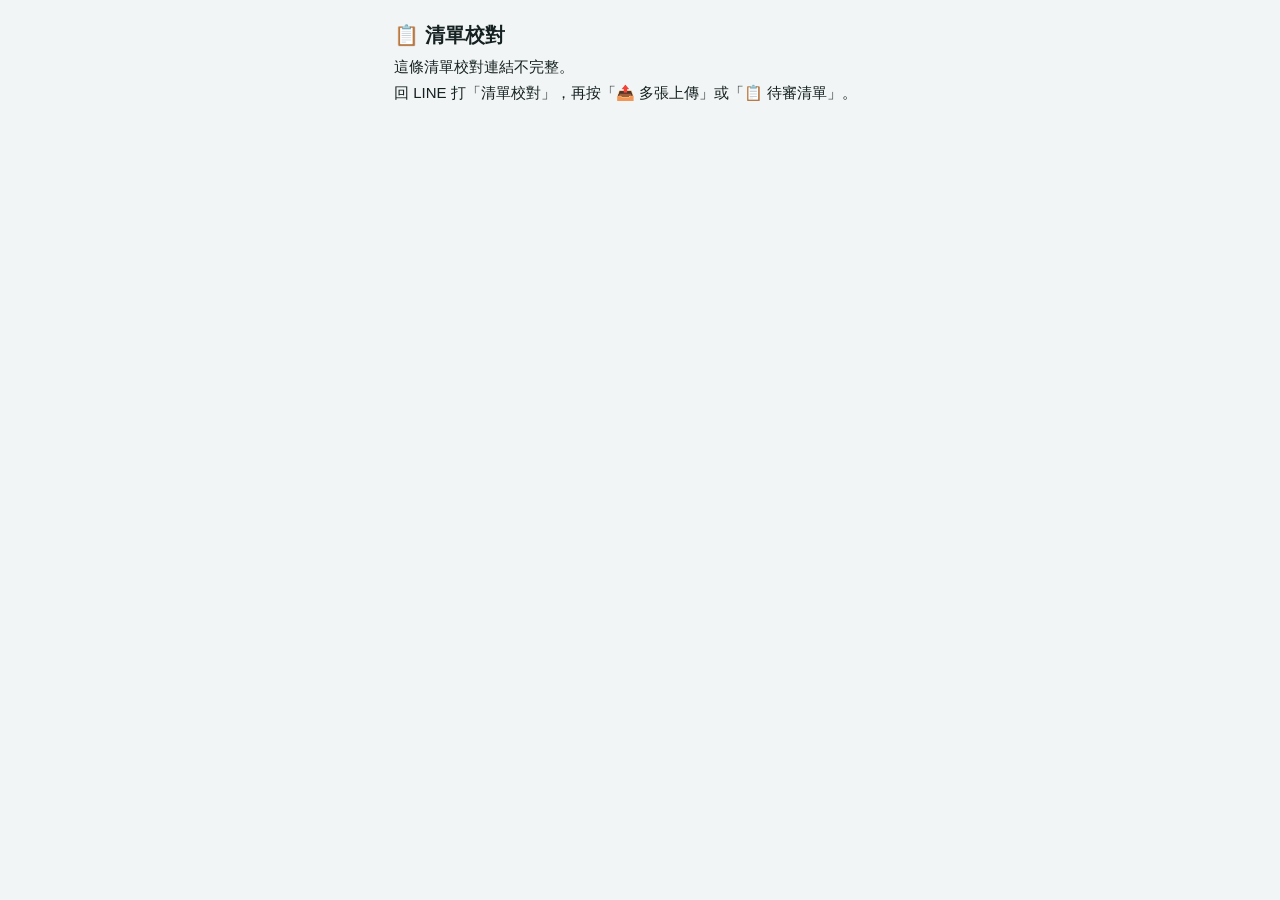
<file: lst.html>
<!doctype html>
<html lang="zh-Hant">
<head>
<meta charset="utf-8">
<meta http-equiv="Content-Security-Policy" content="default-src 'none'; script-src 'self'; style-src 'self' 'unsafe-inline'; img-src 'self' data: blob: https:; connect-src https://script.google.com https://script.googleusercontent.com; media-src 'self' blob: data:; manifest-src 'self'; base-uri 'none'; form-action 'none'; object-src 'none'; frame-src 'none'; worker-src 'none'">
<meta name="referrer" content="no-referrer">
<meta name="viewport" content="width=device-width, initial-scale=1, viewport-fit=cover">
<meta name="buyao-v" content="v6">
<title>清單校對</title>
<link rel="icon" href="icon.png">
<link rel="apple-touch-icon" href="icon.png">
<meta name="apple-mobile-web-app-capable" content="yes">
<meta name="apple-mobile-web-app-title" content="清單校對">
<meta name="apple-mobile-web-app-status-bar-style" content="black-translucent">
<meta name="theme-color" content="#EEF2F6" media="(prefers-color-scheme: light)">
<meta name="theme-color" content="#0E151C" media="(prefers-color-scheme: dark)">
<style>*{box-sizing:border-box;-webkit-tap-highlight-color:transparent}
body{margin:0;background:#F2F5F5;color:#152020;font-family:-apple-system,"Noto Sans TC",sans-serif;font-size:15.5px;line-height:1.7}
@media(prefers-color-scheme:dark){body{background:#0E1615;color:#E2EBEA}}
.w{max-width:520px;margin:0 auto;padding:0 14px 96px}
h1{font-size:20px;margin:18px 0 2px}.sub{font-size:13px;color:#6B807F;margin:0}
.bar{position:sticky;top:0;z-index:9;background:inherit;padding:10px 0 9px;border-bottom:1px solid #D6DFDF;font-size:13px;color:#6B807F}
.bar b{color:inherit;font-family:ui-monospace,Menlo,monospace;font-size:15px}
.chips{display:flex;gap:6px;flex-wrap:wrap;margin-top:8px}
.chip{font:inherit;font-size:12.5px;padding:5px 11px;border-radius:999px;cursor:pointer;background:#fff;border:1px solid #BCCACA;color:#6B807F}
@media(prefers-color-scheme:dark){.chip{background:#17201F;border-color:#34423F}}
.chip.on{background:#1B5C74;border-color:#1B5C74;color:#fff}
.card{background:#fff;border:1px solid #D6DFDF;border-radius:10px;margin:12px 0;overflow:hidden}
@media(prefers-color-scheme:dark){.card{background:#17201F;border-color:#26312F}}
.up{padding:14px 15px}
.drop{border:1.5px dashed #BCCACA;border-radius:9px;padding:20px 14px;text-align:center;color:#6B807F;font-size:13.5px}
.drop b{display:block;color:inherit;font-size:15px;margin-bottom:3px}
@media(prefers-color-scheme:dark){.drop{border-color:#34423F}}
.drop.hot{border-color:#1B7F5C;background:#E8F5EE;color:#1B7F5C}
#dz{position:fixed;inset:0;z-index:99;background:rgba(15,26,23,.72);display:flex;align-items:center;justify-content:center;padding:24px}
#dz .b{border:2.5px dashed #7FD4B0;border-radius:16px;padding:34px 26px;text-align:center;color:#fff;font-size:19px;font-weight:700;background:rgba(27,127,92,.30);max-width:420px}
#dz .b small{display:block;font-size:13.5px;font-weight:400;margin-top:8px;opacity:.85}
[hidden]{display:none!important}
.row{display:flex;gap:8px;margin-top:10px}.row>*{flex:1}
.thumbs{display:grid;grid-template-columns:repeat(auto-fill,minmax(88px,1fr));gap:8px;margin-top:11px}
.th{position:relative;border:1px solid #D6DFDF;border-radius:7px;overflow:hidden;background:#E8EDED;aspect-ratio:3/4}
.th img{width:100%;height:100%;object-fit:cover;display:block}
.th .x{position:absolute;top:3px;right:3px;width:22px;height:22px;border-radius:50%;border:0;background:rgba(20,32,32,.72);color:#fff;font-size:13px;line-height:1;cursor:pointer;padding:0;min-height:0}
.th .n{position:absolute;left:0;bottom:0;right:0;background:rgba(20,32,32,.72);color:#fff;font-size:11px;font-family:ui-monospace,Menlo,monospace;padding:2px 5px;display:flex;justify-content:space-between;gap:4px}
.plist{margin-top:11px;display:grid;gap:7px}
.p{display:grid;grid-template-columns:auto 1fr auto;gap:9px;align-items:center;font-size:13px}
.p .s{width:19px;text-align:center}
.p .t{min-width:0;overflow:hidden;text-overflow:ellipsis;white-space:nowrap;color:#3E5150}
@media(prefers-color-scheme:dark){.p .t{color:#ACBFBE}}
.p .r{font-family:ui-monospace,Menlo,monospace;font-size:12px;color:#6B807F;white-space:nowrap}
.p.ok .r{color:#1B7A5A}.p.bad .r{color:#B33E2E}
.track{height:4px;border-radius:3px;background:#E8EDED;overflow:hidden;margin-top:12px}
@media(prefers-color-scheme:dark){.track{background:#131B1A}}
.fill{height:100%;width:0;background:#1B7A5A;transition:width .35s ease}
@media(prefers-reduced-motion:reduce){.fill{transition:none}}
.sec{font-size:15px;margin:22px 0 4px;color:#3E5150;display:flex;align-items:baseline;gap:8px}
@media(prefers-color-scheme:dark){.sec{color:#ACBFBE}}
.sec .c{font-family:ui-monospace,Menlo,monospace;font-size:12px;color:#6B807F}
.h{padding:12px 15px 10px;border-bottom:1px solid #D6DFDF;display:flex;gap:10px;align-items:flex-start}
@media(prefers-color-scheme:dark){.h{border-color:#26312F}}
.code{font-family:ui-monospace,Menlo,monospace;font-size:17px;font-weight:600;color:#1B5C74}
@media(prefers-color-scheme:dark){.code{color:#79B9D0}}
.nm{font-size:14px;color:#3E5150;margin-top:1px}
@media(prefers-color-scheme:dark){.nm{color:#ACBFBE}}
.tag{font-size:11.5px;font-weight:700;padding:3px 9px;border-radius:5px;white-space:nowrap;margin-left:auto;background:#F7EBD8;color:#9A6210}
.tag.n{background:#DFEEF4;color:#1B5C74}
.b{padding:13px 15px}
.f{font-size:12px;letter-spacing:.1em;color:#6B807F;font-family:ui-monospace,Menlo,monospace;text-transform:uppercase;margin:0 0 7px}
.vs{display:grid;grid-template-columns:1fr auto 1fr;gap:10px;align-items:stretch;margin-bottom:12px}
.v{border:1px solid #D6DFDF;border-radius:7px;padding:8px 11px;background:#E8EDED;min-width:0}
@media(prefers-color-scheme:dark){.v{background:#131B1A;border-color:#26312F}}
.v .l{font-size:11px;color:#6B807F;display:block}
.v .x{font-size:18px;font-weight:700;font-family:ui-monospace,Menlo,monospace;word-break:break-all;display:block;margin-top:1px}
.v.o .x{color:#6B807F}
.v.n{background:#DCEFE7;border-color:#1B7A5A}
@media(prefers-color-scheme:dark){.v.n{background:#122C24;border-color:#5FC49E}}
.v.n .l{color:#1B7A5A}
.v.n input{width:100%;font:inherit;font-family:ui-monospace,Menlo,monospace;font-size:17px;font-weight:700;border:1px solid #1B7A5A;border-radius:5px;padding:4px 7px;background:#fff;color:#152020}
.ar{align-self:center;color:#6B807F}
.hand{font-size:13px;color:#C0392B;font-weight:700;margin:0 0 8px}
.note{font-size:13px;color:#6B807F;margin:0}
.acts{display:grid;grid-template-columns:1fr 1fr;gap:8px;padding:0 15px 14px}
.acts .fu{grid-column:1/-1}
button{font:inherit;font-weight:700;border:1px solid transparent;border-radius:8px;padding:12px 10px;min-height:48px;cursor:pointer}
button:focus-visible{outline:2px solid #1B5C74;outline-offset:2px}
.y{background:#1B7A5A;color:#fff}.no{background:transparent;color:#B33E2E;border-color:#B33E2E}
.bindf{display:flex;gap:8px;margin:16px 0 6px}.bindf input{flex:1;min-width:0;font:inherit;font-size:22px;letter-spacing:.3em;text-align:center;border:1.5px solid #BCCACA;border-radius:10px;padding:8px 10px;background:#fff;color:#152020}
.bindf button{flex:0 0 auto;background:#1B7A5A;color:#fff;padding:0 20px}.bindf button:disabled{opacity:.6}
@media(prefers-color-scheme:dark){.bindf input{background:#17201F;color:#E2EBEA;border-color:#34423F}}
.sk{background:transparent;color:#3E5150;border-color:#BCCACA;font-weight:500}
@media(prefers-color-scheme:dark){.sk{color:#ACBFBE;border-color:#34423F}}
.res{padding:11px 15px;font-size:13.5px;font-weight:700;border-top:1px solid #D6DFDF}
.ok{color:#1B7A5A}.bad{color:#B33E2E}
.cur{outline:2px solid #1B5C74;outline-offset:1px}
.empty{text-align:center;padding:44px 16px;color:#6B807F}
.kb{font-size:12.5px;color:#6B807F;margin:9px 0 0;line-height:1.9}
.kb kbd{font-family:ui-monospace,Menlo,monospace;font-size:11.5px;border:1px solid #BCCACA;border-radius:4px;padding:1px 5px}
.fi{display:grid;grid-template-columns:64px 1fr;gap:8px;align-items:center;margin:0 0 8px}
.fi .l{font-size:12px;color:#6B807F}
.fi input{width:100%;font:inherit;font-size:15px;border:1px solid #BCCACA;border-radius:6px;padding:6px 8px;background:#fff;color:#152020}
.sticky{position:fixed;left:0;right:0;bottom:0;z-index:10;padding:10px 14px calc(10px + env(safe-area-inset-bottom,0px));background:#F2F5F5;border-top:1px solid #D6DFDF}
@media(prefers-color-scheme:dark){.sticky{background:#0E1615;border-color:#26312F}}
.sticky .in{max-width:520px;margin:0 auto}
.tabs{display:flex;gap:8px;margin:14px 0 2px}
.tab{flex:1;background:transparent;color:#3E5150;border:1px solid #BCCACA;font-weight:600;padding:8px 6px;min-height:46px}
@media(prefers-color-scheme:dark){.tab{color:#ACBFBE;border-color:#34423F}}
.tab.on{background:#1B5C74;border-color:#1B5C74;color:#fff}
.lcq{display:flex;gap:8px}
.lcq input{flex:1;min-width:0;font:inherit;font-size:21px;font-weight:700;font-family:ui-monospace,Menlo,monospace;text-transform:uppercase;border:1.5px solid #BCCACA;border-radius:10px;padding:8px 12px;background:#fff;color:#152020}
@media(prefers-color-scheme:dark){.lcq input{background:#17201F;color:#E2EBEA;border-color:#34423F}}
.lcq button{flex:0 0 auto;padding:0 18px}
.lcmsg{margin:10px 2px 0;font-size:13.5px;color:#3E5150;white-space:pre-line}
@media(prefers-color-scheme:dark){.lcmsg{color:#ACBFBE}}
.lcmsg.bad{color:#B33E2E;font-weight:700}.lcmsg.ok{color:#1B7A5A;font-weight:700}
@media(prefers-color-scheme:dark){.lcmsg.bad{color:#FF9C8E}.lcmsg.ok{color:#5FD3A5}}
.lcsum{display:flex;align-items:center;gap:10px;padding:11px 14px;border-bottom:1px solid #D6DFDF;flex-wrap:wrap}
@media(prefers-color-scheme:dark){.lcsum{border-color:#26312F}}
.lcsum .code{font-size:22px}
.lcsum .seen{font-size:13.5px;font-weight:700;color:#1B5C74;margin-left:auto}
@media(prefers-color-scheme:dark){.lcsum .seen{color:#79B9D0}}
.lcsum .seen.all{color:#1B7A5A}
@media(prefers-color-scheme:dark){.lcsum .seen.all{color:#5FD3A5}}
.lcsub{font-size:12.5px;color:#55696A;flex-basis:100%;margin-top:-6px}
@media(prefers-color-scheme:dark){.lcsub{color:#9DB0AF}}
.lcgrp{font-size:14px;font-weight:700;color:#1B5C74;padding:10px 14px 4px;display:block}
@media(prefers-color-scheme:dark){.lcgrp{color:#79B9D0}}
.lcgrp.oth{color:#9A5B00}
@media(prefers-color-scheme:dark){.lcgrp.oth{color:#F0B24B}}
.lcr{display:grid;grid-template-columns:1fr auto;gap:8px;align-items:center;padding:8px 12px;border-top:1px solid #E4EAEA}
@media(prefers-color-scheme:dark){.lcr{border-color:#222C2A}}
.lcr.on{background:#EEF7F2}.lcr.mv{background:#FFF8E6}
@media(prefers-color-scheme:dark){.lcr.on{background:#122C24}.lcr.mv{background:#2B2410}}
.lcl{display:grid;grid-template-columns:30px 48px minmax(0,1fr);gap:10px;align-items:center;cursor:pointer;min-width:0}
.ck{-webkit-appearance:none;appearance:none;width:30px;height:30px;margin:0;border:2px solid #9AA7A6;border-radius:8px;background:#fff;display:grid;place-content:center;cursor:pointer}
@media(prefers-color-scheme:dark){.ck{background:#17201F;border-color:#5B6B69}}
.ck:checked{background:#1B7A5A;border-color:#1B7A5A}
.ck:checked::after{content:"✓";color:#fff;font-weight:800;font-size:20px;line-height:1}
.ck:disabled,.ck:disabled:checked{background:#FFF3D6;border-color:#D98E04;cursor:not-allowed}
.ck:disabled::after,.ck:disabled:checked::after{content:"→";color:#B26B00;font-weight:800;font-size:18px;line-height:1}
.ck:focus-visible{outline:2px solid #1B5C74;outline-offset:2px}
.lcp{width:48px;height:48px;border-radius:6px;object-fit:cover;background:#E8EDED;display:block}
.lcp.none{display:grid;place-content:center;font-size:11px;color:#566867;text-align:center;line-height:1.2}
@media(prefers-color-scheme:dark){.lcp.none{background:#26312F;color:#9DB0AF}}
.lct{display:block;min-width:0}
.lct b{display:block;font-size:14.5px;line-height:1.35;word-break:break-word}
.lct i{display:block;font-style:normal;font-size:12.5px;color:#4A5C5B;line-height:1.35;word-break:break-word}
@media(prefers-color-scheme:dark){.lct i{color:#ACBFBE}}
.lct em{display:block;font-style:normal;font-size:11.5px;color:#566867;font-family:ui-monospace,Menlo,monospace}
@media(prefers-color-scheme:dark){.lct em{color:#9DB0AF}}
.lct u{display:block;text-decoration:none;font-size:12.5px;font-weight:700;margin-top:2px}
.lct u.mvt{color:#9A5B00}.lct u.otht{color:#C0392B}
@media(prefers-color-scheme:dark){.lct u.mvt{color:#F0B24B}.lct u.otht{color:#FF8A7A}}
.ed{background:transparent;color:#C0392B;border-color:#C0392B;padding:0 12px;min-height:44px;min-width:58px;font-size:14px}
@media(prefers-color-scheme:dark){.ed{color:#FF8A7A;border-color:#FF8A7A}}
.lce{grid-column:1/-1;border:1.5px solid #D98E04;border-radius:10px;padding:10px 12px;margin:2px 0 4px;background:#FFFBF1}
@media(prefers-color-scheme:dark){.lce{background:#221D0E}}
.lce .f{text-transform:none;letter-spacing:0;font-size:13px;color:#4A5C5B}
@media(prefers-color-scheme:dark){.lce .f{color:#ACBFBE}}
.lce2{display:grid;grid-template-columns:1fr 1fr;gap:8px}
@media(max-width:380px){.lce2{grid-template-columns:1fr}}
.lce2 select,.lce2 input{width:100%;min-width:0;font:inherit;font-size:16px;border:1px solid #BCCACA;border-radius:8px;padding:9px 8px;background:#fff;color:#152020;min-height:44px}
@media(prefers-color-scheme:dark){.lce2 select,.lce2 input{background:#17201F;color:#E2EBEA;border-color:#34423F}}
.lce .row{margin-top:8px}
.lcfoot{font-size:12px;color:#566867;text-align:center;padding:10px 12px 12px;border-top:1px solid #E4EAEA}
@media(prefers-color-scheme:dark){.lcfoot{border-color:#222C2A;color:#9DB0AF}}
.lcdrop{font-size:12.5px;color:#A5532B;padding:2px 14px 12px;white-space:pre-line}
@media(prefers-color-scheme:dark){.lcdrop{color:#F2A07F}}
</style>
<script src="lst.js?v=v6" defer></script>
</head>
<body>
<div id="dz" hidden><div class="b">📥 放開就收進來<small>拖幾張都可以，會自動排隊辨識</small></div></div>
<div class="w">
<h1>📋 清單校對</h1>
<div class="tabs" role="tablist" aria-label="清單校對的功能"><button type="button" class="tab on" id="tab_tb" role="tab" aria-selected="true" aria-controls="pn_tb" data-t="tb">📋 表格校對</button><button type="button" class="tab" id="tab_lc" role="tab" aria-selected="false" aria-controls="pn_lc" data-t="lc" tabindex="-1">📍 位置查核</button></div>
<div id="pn_tb" role="tabpanel" aria-labelledby="tab_tb">
<p class="sub">多張一起上傳、一起辨識，下面直接審。按「寫進工作表1」「匯入工作表1」才寫入，7 天內打「復原」可還原。待審 3 天後自動清掉。</p>
<div class="card" id="up"><div class="up">
<p class="f">① 上傳照片</p>
<div class="drop" id="dropbox"><b>把照片拖進來，或按下面選檔</b>位置清單那種表格，一次可以選好幾張。一次拍一欄會更準。<br>電腦上截圖後直接 <kbd>Ctrl</kbd>＋<kbd>V</kbd> 貼上也可以。</div>
<div class="row"><button class="y" id="pick">📷 選照片</button><button class="sk" id="clr" hidden>🗑 全部清掉</button></div>
<input type="file" id="file" accept="image/*" multiple hidden>
<div class="thumbs" id="thumbs"></div>
<p class="note" id="many" hidden></p>
<div class="row" id="gorow" hidden><button class="y" id="go">🔍 開始辨識</button></div>
<div id="prog" hidden><div class="track"><div class="fill" id="fill"></div></div><div class="plist" id="plist"></div></div>
</div></div>
<div id="rv">
<div class="bar"><span id="cnt">讀取中…</span>
<div class="chips" id="chips"><button class="chip on" data-f="all">全部</button><button class="chip" data-f="edit">🟡 不一樣</button><button class="chip" data-f="new">🔵 表上沒有</button><button class="chip" data-f="hand">✍️ 手寫改的</button></div></div>
<p class="kb">鍵盤：<kbd>J</kbd>／<kbd>K</kbd> 上下一筆　<kbd>Enter</kbd> 寫入　<kbd>S</kbd> 跳過　<kbd>D</kbd> 不要</p>
<div id="l"></div></div>
</div>
<div id="pn_lc" role="tabpanel" aria-labelledby="tab_lc" hidden>
<p class="sub">去貨架查某一格：打位置或傳貨架照片，把這一格的藥列出來，一支一支打勾；不在這一格的，按那一列的「修改」當場改位置。</p>
<div class="card"><div class="up">
<p class="f">① 查哪一格</p>
<form class="lcq" id="lcf" autocomplete="off"><input id="lcq" maxlength="20" placeholder="位置，例如 A1" aria-label="位置" enterkeyhint="search" autocapitalize="characters" autocomplete="off"><button class="y" type="submit" id="lcgo">查這一格</button></form>
<div class="row"><button type="button" class="sk" id="lcpick">📷 傳貨架照片（讀位置牌＋認藥）</button></div>
<input type="file" id="lcfile" accept="image/*" hidden>
<p class="note" style="margin-top:9px">照片要拍到架上的「位置牌」和藥品；電腦上也可以把照片拖進來、或截圖後貼上。打勾只留在這個頁面（重新整理就沒了），不寫進工作表1。「修改」只改位置：改完馬上生效、藥師查到的就是新位置，不記進匯入紀錄（沒有 7 天內復原）。</p>
</div></div>
<p class="lcmsg" id="lcmsg" role="status" aria-live="polite" hidden></p>
<div id="lcres"></div>
</div>
</div>
<div class="sticky" id="sticky" hidden><div class="in" style="display:flex;gap:8px"><button class="y" style="flex:2" id="all">✅ 全部寫進（<span id="alln">0</span>）</button><button class="no" style="flex:1" id="delall">🗑 全部刪除</button></div></div>
</body>
</html>
</file>
<file: hb.css>
:root{
  color-scheme: light;
  --bg:#EEF1F4; --panel:#fff; --ink:#1B2430; --ink2:#4A5565; --ink3:#7B8696; --line:#DCE1E8;
  --accent:#0B7A75; --accent2:#E3F4F2; --blue:#1F6FD0; --warn:#8A5A00; --warnbg:#FFF4D6; --bad:#B3261E; --ok:#1B7F3B;
  --mono: ui-monospace, SFMono-Regular, Menlo, Consolas, "Noto Sans Mono CJK TC", monospace;
}
*{box-sizing:border-box}
html,body{margin:0;background:var(--bg);color:var(--ink);font:14px/1.55 "Noto Sans TC","PingFang TC","Microsoft JhengHei",system-ui,-apple-system,"Noto Sans CJK TC",sans-serif}
button{font:inherit;color:inherit;cursor:pointer}
.wrap{max-width:1800px;margin:0 auto;padding:18px 16px 60px}
h1{font-size:20px;margin:0 0 4px}
.sub{color:var(--ink2);margin:0 0 12px}
.banner{background:#FFF8E1;border:1px solid #F0DDA0;border-radius:10px;padding:10px 14px;color:#6B4E00;margin:10px 0 14px;font-size:13.5px}
.banner b{color:#4D3800}
.tabs{display:flex;gap:6px;flex-wrap:wrap;margin:6px 0 14px;position:sticky;top:0;background:var(--bg);padding:8px 0;z-index:20}
.tab{border:1px solid var(--line);background:#fff;border-radius:999px;padding:7px 14px;font-size:14px}
.tab[aria-selected=true]{background:var(--accent);border-color:var(--accent);color:#fff;font-weight:600}
.pane{display:none}.pane.on{display:block}
.card{background:var(--panel);border:1px solid var(--line);border-radius:14px;padding:14px 16px}
.card h2{font-size:16px;margin:0 0 6px}
.card h3{font-size:14px;margin:0 0 4px}
.muted{color:var(--ink3)}
.tag{display:inline-block;border-radius:6px;padding:1px 7px;font-size:12px;font-weight:600;background:var(--accent2);color:var(--accent)}
.tag.warn{background:var(--warnbg);color:var(--warn)}
.tag.gray{background:#EEF0F3;color:#4A5565}
.mk{display:inline-flex;align-items:center;justify-content:center;width:20px;height:20px;border-radius:50%;background:#D93025;color:#fff;font-size:12px;font-weight:700;vertical-align:middle;margin:0 3px}
.row{display:flex;gap:16px;flex-wrap:wrap;align-items:flex-start}
.btn{border:1px solid var(--line);background:#fff;border-radius:8px;padding:6px 12px}
.btn.pri{background:var(--accent);border-color:var(--accent);color:#fff;font-weight:600}
.btn.bad{color:var(--bad);border-color:#E8B9B5}
.btn.sm{padding:3px 9px;font-size:12.5px}
.btn:disabled{opacity:.45;cursor:default}

.fx-bubble{position:relative;flex:none;font-family:inherit;color:#111}
.fx-car{display:flex;gap:8px;align-items:stretch;overflow-x:auto;padding:2px 2px 8px;max-width:100%;scrollbar-width:thin}
.fx-box{min-width:0;position:relative}
.fx-text{min-width:0;overflow-wrap:anywhere}
.fx-tap{cursor:pointer}
.fx-tap:hover{filter:brightness(.97)}
.fx-btn{display:flex;align-items:center;justify-content:center;text-align:center;border-radius:8px;font-weight:700;padding:0 10px;user-select:none}
.fx-img{display:block;max-width:100%}
.fx-sep{height:1px;background:#E0E0E0}

.web{background:#fff;border:1px solid var(--line);border-radius:14px;overflow:hidden;position:relative}
.wbar{display:flex;align-items:center;gap:10px;padding:10px 16px;border-bottom:1px solid var(--line);background:#fff}
.wbar .ttl{font-weight:800;color:var(--accent);font-size:16px}
.wbar .sp{flex:1}
.wbar .who{font-size:12.5px;color:var(--ink2)}
.wbar .idle{font-size:12px;border-radius:999px;background:#F1F3F5;padding:2px 9px;color:#4A5565;font-variant-numeric:tabular-nums}
.wbody{display:flex;min-height:520px}
.side{width:260px;flex:none;border-right:1px solid var(--line);background:#FAFBFC;padding:10px;overflow:auto;max-height:760px}
.side h4{margin:6px 8px;font-size:12px;color:var(--ink3);letter-spacing:.04em}
.chI{display:flex;gap:9px;align-items:center;padding:7px 8px;border-radius:9px;cursor:pointer;border:1px solid transparent}
.chI:hover{background:#EFF2F5}
.chI.on{background:var(--accent2);border-color:#BFE3DF}
.chI .th{width:38px;height:38px;border-radius:8px;flex:none;object-fit:cover;background:#ddd}
.chI .t1{font-size:12px;color:var(--accent);font-weight:700;line-height:1.2}
.chI .t2{font-size:13.5px;line-height:1.25;font-weight:600}
.main{flex:1;min-width:0;padding:18px 22px;position:relative}
.wm{position:absolute;inset:0;pointer-events:none;z-index:6;opacity:.09;background-repeat:repeat}
.grid10{display:grid;grid-template-columns:repeat(auto-fill,minmax(190px,1fr));gap:12px}
.gch{border:1px solid var(--line);border-radius:12px;overflow:hidden;background:#fff;cursor:pointer;display:flex;flex-direction:column}
.gch:hover{box-shadow:0 4px 14px rgba(20,40,60,.12)}
.gch img{width:100%;aspect-ratio:20/13;object-fit:cover;display:block}
.gch .gb{padding:9px 11px}
.gch .n{font-size:12px;color:var(--accent);font-weight:700}
.gch .nm{font-weight:700;font-size:14.5px;line-height:1.3}
.gch .it{font-size:12px;color:var(--ink3);margin-top:3px}
.art{max-width:var(--aw,760px)}
.art h2{font-size:20px;margin:2px 0 2px}
.art .crumb{font-size:12.5px;color:var(--accent);font-weight:700}
.art .txt{margin:5px 0}
.art .li{display:flex;gap:8px;margin:5px 0}
.art .li .mkr{flex:none;min-width:1.6em;color:var(--ink2)}
.art table{border-collapse:collapse;margin:10px 0;font-size:13.5px;max-width:100%}
.art th,.art td{border:1px solid #CBD2DA;padding:5px 9px;text-align:center}
.art th{background:#F0F3F6}
.art figure{margin:12px 0;max-width:min(100%,560px)}
.art figure img{width:100%;border:1px solid var(--line);border-radius:6px;display:block;cursor:zoom-in}
.art figcaption{font-size:12.5px;color:var(--ink3);margin-top:3px}
.note{background:#FFF8E1;border:1px solid #F0DDA0;border-radius:8px;padding:8px 12px;margin:12px 0;color:#5B4300}
.note b.nl{display:block;font-size:12px;letter-spacing:.06em;color:#8A6D00;margin-bottom:2px}
.foot{font-size:12px;color:#9AA3AF;text-align:center;margin-top:18px}

.edit{display:grid;grid-template-columns:230px minmax(360px,1fr) 400px;gap:0;min-height:640px}
.edit>div{padding:12px;min-width:0}
.edit .c1{border-right:1px solid var(--line);background:#FAFBFC}
.edit .c3{border-left:1px solid var(--line);background:#F6F8FA}
.lbl{font-size:12px;color:var(--ink3);margin:10px 0 3px;font-weight:600}
.in,.ta{width:100%;border:1px solid #C7CED7;border-radius:8px;padding:7px 10px;font:inherit;background:#fff}
.ta{min-height:76px;resize:vertical}
.blk{border:1px solid var(--line);border-radius:10px;background:#fff;margin:8px 0;overflow:hidden}
.blk .bh{display:flex;align-items:center;gap:6px;padding:4px 8px;background:#F3F5F8;font-size:12px;color:var(--ink2);font-weight:600}
.blk .bh .sp{flex:1}
.blk .bb2{padding:8px}
.blk .bb2 .ta{min-height:60px}
.drop{border:2px dashed #AAB4C0;border-radius:10px;padding:12px;text-align:center;color:var(--ink3);background:#fff;font-size:13px}
.drop.hot{border-color:var(--accent);background:var(--accent2)}
.drop img{max-width:100%;max-height:140px;border-radius:6px;display:block;margin:6px auto 0}
.gridT{border-collapse:collapse;width:100%;font-size:12.5px}
.gridT td{border:1px solid #CBD2DA;padding:0}
.gridT input{width:100%;border:0;padding:4px 6px;font:inherit;background:transparent;min-width:44px}
.gridT tr:first-child td{background:#F0F3F6;font-weight:700}
.seg{display:inline-flex;border:1px solid #C7CED7;border-radius:8px;overflow:hidden}
.seg button{border:0;background:#fff;padding:4px 9px;font-size:12.5px;border-right:1px solid #E1E5EA}
.seg button:last-child{border-right:0}
.seg button.on{background:var(--accent);color:#fff;font-weight:700}
.meter{height:10px;border-radius:999px;background:#E3E7EC;overflow:hidden}
.meter i{display:block;height:100%;background:var(--accent);border-radius:999px}
.meter.over i{background:#D93025}
.meter.warn i{background:#E8A200}
.pvwrap{background:#7F9BC3;border-radius:12px;padding:10px;display:flex;justify-content:center;overflow:auto;max-height:560px}
.pvweb{background:#fff;border:1px solid var(--line);border-radius:10px;padding:10px 12px;overflow:auto;max-height:560px;margin:0 auto}

.tbl{border-collapse:collapse;width:100%;font-size:13px}
.tbl th,.tbl td{border-bottom:1px solid #E5E9EE;padding:7px 8px;text-align:left;vertical-align:middle}
.tbl th{font-size:12px;color:var(--ink3);font-weight:600;background:#FAFBFC}
.st{border-radius:999px;padding:1px 8px;font-size:12px;font-weight:600}
.st.ok{background:#E2F5E8;color:var(--ok)}.st.wait{background:#FFF1CC;color:#7A5200}.st.no{background:#FBE4E2;color:var(--bad)}.st.gray{background:#EEF0F3;color:#4A5565}
.sw2{display:inline-flex;align-items:center;gap:8px}
.tog{width:38px;height:22px;border-radius:999px;background:#C5CCD5;position:relative;border:0;padding:0}
.tog::after{content:"";position:absolute;top:2px;left:2px;width:18px;height:18px;border-radius:50%;background:#fff;transition:left .15s}
.tog.on{background:var(--accent)}.tog.on::after{left:18px}
.steps{display:flex;gap:10px;flex-wrap:wrap}
.stp{flex:1 1 230px;border:1px solid var(--line);border-radius:12px;padding:12px;background:#fff}
.stp.on{border-color:var(--accent);box-shadow:0 0 0 2px #BFE3DF}
.stp .no{display:inline-flex;width:22px;height:22px;border-radius:50%;background:var(--accent);color:#fff;align-items:center;justify-content:center;font-size:12px;font-weight:700;margin-right:6px}
.codebox{font-family:var(--mono);font-size:22px;letter-spacing:.14em;background:#F3F5F8;border-radius:8px;padding:8px 12px;text-align:center;font-weight:700}
.ovl{position:absolute;inset:0;background:rgba(15,23,32,.55);display:flex;align-items:center;justify-content:center;z-index:30}
.ovl .dlg{background:#fff;border-radius:12px;padding:18px 20px;max-width:360px;text-align:center}
.lightbox{position:fixed;inset:0;background:rgba(0,0,0,.78);display:flex;align-items:center;justify-content:center;z-index:60}
.lightbox img{max-width:92vw;max-height:90vh;border-radius:6px;background:#fff}
.ask{counter-reset:ask}
.ask li{margin:8px 0}
@media (max-width:1100px){.edit{grid-template-columns:1fr}.edit .c1,.edit .c3{border:0;border-top:1px solid var(--line)}}
@media (max-width:760px){.wbody{flex-direction:column}.side{width:auto;border-right:0;border-bottom:1px solid var(--line);max-height:none}}

.chT{padding:5px 8px 5px 30px;font-size:13px;border-radius:8px;cursor:pointer;color:var(--ink2);line-height:1.3}
.chT:hover{background:#EFF2F5}
.chT.on{background:var(--accent2);color:var(--accent);font-weight:700}
.hint{font-size:12.5px;color:var(--ink3);margin:4px 0}
.no6{color:var(--accent);font-weight:800;margin-right:2px;font-size:13px}
.addrow{display:flex;gap:6px;margin:6px 0 4px}
.wrow{display:flex;gap:6px;align-items:center;flex-wrap:wrap;margin:6px 0}
.wn{width:56px;border:1px solid #C7CED7;border-radius:6px;padding:3px 5px;font:inherit}
.tb{display:flex;gap:6px;align-items:center;flex-wrap:wrap;margin:6px 0}
.rrow{display:flex;gap:8px;align-items:center;flex-wrap:wrap}
.mrow{display:grid;grid-template-columns:84px 1fr 112px;gap:8px;align-items:center;font-size:12.5px;margin:4px 0}
.mrow .num{font-variant-numeric:tabular-nums;color:var(--ink2);text-align:right}
.drop .fn{font-size:12px;color:var(--ink3);margin-top:4px;word-break:break-all}
.drop:focus{outline:none;border-color:var(--accent);background:var(--accent2)}
.pvstack{display:flex;flex-direction:column;gap:8px;align-items:flex-start}
.pvwebwrap{display:flex;justify-content:center;overflow:auto;max-height:560px;background:#F6F8FA;border-radius:10px;padding:8px}
.trow{display:flex;justify-content:space-between;align-items:center;border:1px solid var(--line);border-radius:10px;padding:10px 12px;cursor:pointer;background:#fff}
.trow:hover{box-shadow:0 2px 8px rgba(20,40,60,.1)}
.toast{position:fixed;left:50%;bottom:22px;transform:translateX(-50%);background:rgba(15,23,32,.94);color:#fff;border-radius:10px;padding:8px 14px;font-size:13px;opacity:0;pointer-events:none;transition:opacity .2s;z-index:80;max-width:min(92vw,520px)}
.toast.on{opacity:1}
.srow{display:flex;gap:12px;align-items:center;padding:9px 0;border-bottom:1px solid #EEF0F3}
.srow:last-child{border-bottom:0}
.edit.web{overflow:visible}
.edit .c1,.edit .c3{position:sticky;top:58px;align-self:start;max-height:calc(100vh - 66px);overflow:auto}
.ends{display:flex;justify-content:space-between;font-size:11.5px;color:var(--ink3);margin:0 2px 2px}
.pvwrap{max-height:min(520px,calc(100vh - 360px))}
#pane-sec,#pane-ask{max-width:1100px}
.bigov{position:fixed;inset:0;background:rgba(15,23,32,.62);z-index:70;display:flex;flex-direction:column;padding:16px}
.bigbar{display:flex;gap:10px;align-items:center;background:#fff;border-radius:10px 10px 0 0;padding:8px 12px}
.bigbody{flex:1;min-height:0;overflow:auto;background:#EEF1F4;border-radius:0 0 10px 10px;padding:12px}

mark{background:#FFE58F;color:inherit;border-radius:3px;padding:0 1px}
.pgs{font-size:12px;color:#8A6D00}
.pgline{margin-top:6px;font-size:13px}
.pgline.gap{margin-top:1.4em}
.pgline.solo{margin:12px 0}
.pgtag{display:inline-flex;align-items:center;flex-wrap:wrap;background:#DDF1EE;border:1px solid #8CCBC5;border-radius:8px;padding:5px 11px;color:#0B5F5B;font-size:13px}
.pgtag b{color:#064B47;margin-left:.1em}

.tscroll{overflow-x:auto;margin:10px 0}
.art .tscroll table{margin:0}
.tsh{font-size:12px;color:var(--ink3);margin:-4px 0 8px}

.lad{margin:8px 0}
.lr{display:flex;gap:6px;margin:5px 0;align-items:flex-start;white-space:pre-wrap}
.lr .lm{flex:none;color:var(--ink2)}
.lr.strong .lm{color:var(--accent);font-weight:700}
.lr .lt{flex:1;min-width:0}
.lad figure.lim{margin:6px 0 8px}
.lad figure.lim img{display:block;max-width:min(100%,520px);width:auto;height:auto;border-radius:8px;border:1px solid #E3E7EC;background:#fff;cursor:zoom-in}
.lad figure.lim figcaption{font-size:12px;color:var(--ink3);margin-top:3px}

.kwrow{display:flex;gap:6px;flex-wrap:wrap;align-items:center;margin:6px 0 8px}
.kwchip{border:1px solid #BFE3DF;background:var(--accent2);color:var(--accent);border-radius:999px;padding:1px 10px;font-size:12.5px}
.kwp{border:1px solid var(--line);border-radius:12px;padding:12px 14px;background:#fff;margin:8px 0;max-width:640px;box-shadow:0 1px 4px rgba(20,40,60,.06)}
.kwh{display:flex;gap:4px;align-items:baseline;font-size:16px;border-bottom:1px solid #E3E7EC;padding-bottom:8px;margin-bottom:4px;flex-wrap:wrap}
.kwpt{display:flex;gap:8px;padding:8px 0;border-top:1px solid #EEF0F3}
.kwh+.kwpt{border-top:0}
.kwn{color:var(--accent);font-weight:700;flex:none}
.src{display:block;font-size:12.5px;color:var(--accent);text-decoration:underline;margin-top:3px;cursor:pointer;line-height:1.4}
.src.ext{color:var(--blue)}
.sect{font-weight:700;margin:14px 0 6px;color:var(--ink2)}
.hit{border:1px solid var(--line);border-radius:10px;padding:9px 12px;background:#fff;margin:6px 0;cursor:pointer;max-width:640px}
.hit:hover{box-shadow:0 2px 8px rgba(20,40,60,.1)}
.wsearch{display:flex;gap:6px;align-items:center;flex-wrap:wrap}
.kwgrid{display:grid;grid-template-columns:repeat(auto-fill,minmax(200px,1fr));gap:10px;max-width:760px}
.kwcard{border:1px solid var(--line);border-radius:10px;padding:10px 12px;background:#fff;cursor:pointer}
.kwcard:hover{box-shadow:0 2px 8px rgba(20,40,60,.1)}
.trow .pgs{background:#FFF4D6;border-radius:6px;padding:0 6px}

.edwrap{background:#fff;border:1px solid var(--line);border-radius:14px}
.edtbw{position:sticky;top:var(--tabsH,58px);z-index:15;background:#fff;border-bottom:1px solid var(--line);border-radius:14px 14px 0 0;box-shadow:0 2px 6px rgba(20,40,60,.06)}
.edtb{padding:7px 12px;display:flex;gap:8px;flex-wrap:wrap;align-items:center}
.edfmt{border-top:1px solid var(--line);background:#FAFBFC;padding:5px 12px 6px}
.edtb .sp{flex:1}
.edtb .dirty{font-size:12.5px;color:#B26A00}
.vsep{width:1px;height:22px;background:var(--line)}
.tblabel{font-size:12.5px;color:var(--ink3);font-weight:600;white-space:nowrap}
.addb{display:inline-flex;align-items:center}
.newb{background:#D93025;color:#fff;border-radius:999px;font-size:10.5px;padding:0 6px;margin-left:4px;font-weight:700;line-height:16px;display:inline-block}
.btn.on{background:var(--accent2);border-color:#BFE3DF;color:var(--accent)}
.edgrid{display:grid;grid-template-columns:250px minmax(420px,760px);min-height:620px}
.edgrid>div{padding:12px;min-width:0}
.edgrid .c1{border-right:1px solid var(--line);background:#FAFBFC;border-radius:0 0 0 14px}
.blk.act{border-color:var(--accent);box-shadow:0 0 0 2px #BFE3DF}
.chT.kwi{padding-left:10px}
.pgbox{background:#FFFCF0;border:1px solid #F0DDA0;border-radius:10px;padding:2px 12px 8px;margin-top:8px}

.ladtop{display:flex;gap:8px;align-items:center;flex-wrap:wrap;margin-bottom:6px}
.blk.brk{margin-top:20px;border-top:3px dashed var(--accent)}
.blk .bh .brkb.on{background:var(--accent);border-color:var(--accent);color:#fff}
.ladni{margin:-2px 0 8px}
.ladni.on{color:var(--accent);font-weight:600}
.ladE.plain .lrow:not(.limg) .lmk{min-width:.4em}
.ladpaste{border:1px dashed #C7CED7;border-radius:8px;padding:6px 10px;margin:6px 0;background:#FAFBFC}
.ladpaste summary{cursor:pointer;font-weight:600;color:var(--ink2)}
.lrows{margin:6px 0}
.lrow{display:flex;gap:6px;align-items:flex-start;margin:4px 0;flex-wrap:wrap}
.lind{flex:none;display:block}
.lmk{flex:none;min-width:3.8em;text-align:right;padding-top:5px;font-size:13px;color:var(--ink2);font-weight:600;white-space:nowrap}
.lrow.lv1 .lmk{color:var(--accent);font-weight:800}
.lmk.empty{color:#B0B7C3;font-weight:400}
.lta{flex:1 1 200px;min-width:0;border:1px solid #C7CED7;border-radius:8px;padding:4px 8px;font:inherit;resize:none;overflow:hidden;min-height:30px;background:#fff;line-height:1.45}
.lta:focus{outline:2px solid #BFE3DF;border-color:var(--accent)}
.lbt{display:flex;gap:2px;flex:none;padding-top:2px}
.ib{border:1px solid var(--line);background:#fff;border-radius:6px;min-width:26px;height:26px;padding:0 4px;font-size:12.5px;line-height:1;color:var(--ink2)}
.ib:hover:not(:disabled){background:#EFF2F5}
.ib:disabled{opacity:.3;cursor:default}
.ib.bad{color:var(--bad)}
.lrow.limg .lmk{padding-top:8px;text-align:center;min-width:3.8em;font-size:16px;font-weight:400}
.limgb{flex:1 1 220px;min-width:0;max-width:430px}
.limgb .drop{padding:8px;min-height:56px}
.limgb .drop img{max-height:130px;object-fit:contain}
.limgb .in{margin-top:5px}
.lrow.limg .drop.hot{box-shadow:0 0 0 3px #BFE3DF}

.twarn{margin:6px 0}
.tw{font-size:12.5px;border-radius:8px;padding:5px 9px;margin:4px 0}
.tw.bad{background:#FDECEA;color:#8C1D18;border:1px solid #F3B8B3}
.tw.warn{background:#FFF4D6;color:#6B4E00;border:1px solid #F0DDA0}
.tw.ok{background:#E8F5EC;color:#1B6B34}
.tw.note{background:#F1F4F8;color:#4A5565}
.wseg button{font-size:12.5px}

.kpt{display:flex;gap:8px;border:1px solid var(--line);border-radius:10px;padding:8px;margin:6px 0;background:#fff}
.kpr{display:flex;gap:6px;align-items:center;margin-top:5px}
.kpr .muted{flex:none;width:64px;font-size:12px}
.kbt{display:flex;flex-direction:column;gap:4px;flex:none}
.sug{display:flex;gap:8px;align-items:center;border:1px solid var(--line);border-radius:10px;padding:6px 8px;margin:4px 0;background:#FAFBFC}
.srcl{font-size:13px;padding:3px 0;color:var(--accent)}

.pvwin{position:fixed;z-index:40;display:none;flex-direction:column;background:#F6F8FA;border:1px solid #B8C2CE;border-radius:12px;box-shadow:0 12px 36px rgba(15,23,32,.30);resize:both;overflow:hidden;min-width:300px;min-height:260px;max-width:calc(100vw - 8px);max-height:calc(100vh - 8px)}
.pvwin.max{resize:none}
.pvh{display:flex;gap:8px;align-items:center;padding:8px 10px;background:#fff;border-bottom:1px solid var(--line);cursor:move;user-select:none;touch-action:none;flex:none;flex-wrap:nowrap}
.pvh .sp{flex:1}
.pvsub{font-size:12px;min-width:0;overflow:hidden;text-overflow:ellipsis;white-space:nowrap;flex:0 1 auto}
.pvh>*:not(.pvsub):not(.sp){flex:none;white-space:nowrap}
.pvh .seg button{white-space:nowrap}
.pvc{flex:1;min-height:0;overflow:auto;padding:10px}
.pvwin .pvwrap,.pvwin .pvweb{max-height:none}
@media (max-width:1000px){.edgrid{grid-template-columns:1fr}.edgrid .c1{border-right:0;border-bottom:1px solid var(--line);border-radius:0}}
@media (max-width:900px){.pvwin{left:0!important;right:0!important;top:auto!important;bottom:0!important;width:auto!important;height:55vh!important;border-radius:14px 14px 0 0;resize:none;max-width:none}}

.rmrow{display:flex;gap:8px;align-items:center;flex-wrap:wrap;margin:0 0 10px;font-size:13.5px}
.rmrow label{display:inline-flex;gap:6px;align-items:center;background:#fff;border:1px solid var(--line);border-radius:8px;padding:5px 10px}
figure.anim,figure.stepsfig{margin:10px 0;max-width:100%}
.animbox{position:relative;background:#F1F4F6;border:1px solid var(--line);border-radius:10px;overflow:hidden;max-width:520px}
.animbox img{display:block;width:100%;height:100%;object-fit:contain;cursor:zoom-in}
.animbox.stepbox{min-height:60px}
.animtag{position:absolute;left:8px;top:8px;background:rgba(0,0,0,.58);color:#fff;font-size:11px;padding:2px 9px;border-radius:999px;pointer-events:none}
.animbar{display:flex;gap:8px;align-items:center;flex-wrap:wrap;margin-top:6px}
.animnote{font-size:12.5px}
.stepcap{margin-top:6px;max-width:520px}
.stepdots{display:flex;gap:5px;margin-left:4px}
.stepdots i{display:block;width:8px;height:8px;border-radius:50%;background:#C7CED7}
.stepdots i.on{background:var(--accent)}
figure.anim figcaption{font-size:13px;color:var(--ink2);margin-top:4px}

.animE .wrow{margin-bottom:8px}
.animE .tw{margin:6px 0}
.steplist{display:flex;flex-direction:column;gap:10px;margin:8px 0}
.steprow{display:grid;grid-template-columns:64px minmax(0,1fr) 34px;gap:8px;align-items:start;border:1px solid var(--line);border-radius:10px;padding:8px;background:#FAFBFC}
.steprow .stepno{font-weight:700;color:var(--accent);font-size:13px;padding-top:6px}
.steprow .drop{min-height:70px;padding:8px}
.steprow .drop img{max-height:120px;object-fit:contain}
.steprow .stepmain{display:flex;flex-direction:column;gap:6px;min-width:0}
.steprow .kbt{display:flex;flex-direction:column;gap:4px}
.stepopt{display:flex;gap:12px;align-items:center;flex-wrap:wrap;margin:6px 0}

.rt-b{font-weight:700}
.rt-i{font-style:italic}
.rt-u{text-decoration:underline}
.rt-s{text-decoration:line-through}
.rt-u.rt-s{text-decoration:underline line-through}
.rt-zsm{font-size:.86em}
.rt-zlg{font-size:1.25em}
.rt-zxl{font-size:1.7em}
.art .rt-h{font-weight:700;line-height:1.35;margin:18px 0 6px}
.art .rt-h1,.art .rt-h2{margin-top:24px}
.art .rt-h:first-child{margin-top:4px}
.art>*+*{margin-top:14px}
.art>*+.txtb>.rt-h1:first-child,.art>*+.txtb>.rt-h2:first-child{margin-top:24px}
.art .rt-hr{border:0;border-top:1px solid #D5DAE1;margin:12px 0}
.art .rt-box{display:flex;gap:9px;align-items:flex-start;border:1px solid;border-radius:8px;padding:9px 11px;margin:8px 0}
.art .rt-box .rt-ic{flex:none;line-height:1.5}
.art .rt-box .rt-bb{flex:1;min-width:0}
.art .rt-bl{margin:2px 0}
.art .rt-box.rows{display:block;position:relative;padding:0 11px 0 36px}
.art .rt-box.rows .rt-ic{position:absolute;left:11px;top:8px}
.art .rt-box.rows .rt-bl{position:relative;margin:0;padding:8px 0}
.art .rt-box.rows .rt-bl+.rt-bl::before{content:"";position:absolute;left:-36px;right:-11px;top:0;border-top:1px solid var(--bd)}
.art .rt-box.rows.noic{padding-left:11px}
.art .rt-box.rows.noic .rt-bl+.rt-bl::before{left:-11px}
.art .rt-quote{border-left:3px solid #B8C2CC;padding:1px 0 1px 11px;margin:8px 0;color:#4A5565}
.art .rt-go{display:flex;gap:8px;align-items:baseline;background:#F1F7F6;border-radius:8px;padding:8px 11px;margin:8px 0;color:var(--accent);text-decoration:none;cursor:pointer}
.art .rt-go b{flex:1;min-width:0}
.art .rt-go:hover{background:#E3F0EE}
.backl{margin-top:16px;padding-top:10px;border-top:1px dashed #C9D3DD}
.pcard .backl{margin-top:0;padding-top:0;border-top:0}
.backl .bl-h{font-size:13px;font-weight:700;color:var(--ink2);margin-bottom:2px}
.backl .rt-go{display:flex;gap:8px;align-items:baseline;background:#F1F7F6;border-radius:8px;padding:8px 11px;margin:6px 0;color:var(--accent);text-decoration:none;cursor:pointer}
.backl .rt-go b{flex:1;min-width:0}
.backl .rt-go:hover{background:#E3F0EE}

.fmtbar{display:flex;flex-wrap:wrap;gap:5px 8px;align-items:center}
.fmtbar .fg{display:flex;flex-wrap:wrap;gap:3px;align-items:center}
.fmtbar .tblabel{margin-right:2px}
.fb{position:relative;border:1px solid var(--line);background:#fff;border-radius:7px;min-width:30px;height:28px;padding:0 8px;font:inherit;font-size:12.5px;line-height:1;cursor:pointer;color:var(--ink);display:inline-flex;align-items:center;justify-content:center;gap:2px;white-space:nowrap}
.fb:hover:not(:disabled){background:#F1F5F9}
.fb.on{background:var(--accent2);border-color:#9FD3CE;color:var(--accent);font-weight:700}
.fb:disabled{opacity:.38;cursor:default}
.fb .fbA{font-weight:700;font-size:14px;line-height:1;margin-bottom:3px}
.fb .fbcbar{position:absolute;left:8px;bottom:4px;width:13px;height:3px;border-radius:2px;background:#B91C1C}
.fb .fbcar{font-size:10px;margin-left:3px}
.fb-todo,.fb-ul,.fb-ol{min-width:0}
.fbstat{font-size:12px;margin-left:4px;flex:1 0 100%;min-height:18px;white-space:nowrap;overflow:hidden;text-overflow:ellipsis}
.rtpop{position:fixed;z-index:60;background:#fff;border:1px solid #B8C2CE;border-radius:10px;box-shadow:0 8px 24px rgba(15,23,32,.22);padding:8px 10px;max-width:calc(100vw - 16px)}
.rtpop-t{font-size:12px;color:var(--ink3);font-weight:600;margin-bottom:6px}
.rtsw{display:grid;grid-template-columns:repeat(5,52px);gap:4px}
.rtsw-b{border:1px solid var(--line);background:#fff;border-radius:7px;padding:3px 0 2px;display:flex;flex-direction:column;align-items:center;cursor:pointer;font:inherit}
.rtsw-b span{font-weight:700;font-size:18px;line-height:1.25}
.rtsw-b small{font-size:11px;color:var(--ink3)}
.rtsw-b:hover,.rtsz-b:hover,.rtem-b:hover{background:#F1F5F9}
.rtsz-b{display:block;width:100%;text-align:left;border:1px solid var(--line);background:#fff;border-radius:7px;padding:4px 14px;margin:3px 0;cursor:pointer;min-width:130px;font:inherit}
.rtem{display:grid;grid-template-columns:repeat(8,34px);gap:3px}
.rtem-b{border:1px solid transparent;background:#fff;border-radius:7px;height:34px;font-size:19px;cursor:pointer}
.rtem-b.on{border-color:var(--accent);background:var(--accent2)}
.rtem.rtul{grid-template-columns:repeat(7,36px)}
.rtem-b small{font-size:11px;color:var(--ink3);white-space:nowrap}
.rtem.rtbox-i .rtem-b{padding:0}
.rtol{display:grid;grid-template-columns:repeat(3,minmax(0,1fr));gap:4px;width:min(420px,calc(100vw - 48px))}
.rtol-b{border:1px solid var(--line);background:#fff;border-radius:7px;padding:5px 6px;font:inherit;font-size:13px;cursor:pointer;white-space:nowrap;overflow:hidden;text-overflow:ellipsis}
.rtol-b:hover{background:#F1F5F9}
.rtol-b.on{border-color:var(--accent);background:var(--accent2);font-weight:700}
.rtbox-c{display:grid;grid-template-columns:repeat(6,46px);gap:4px;margin:2px 0 8px}
.rtbox-cb{border:1px solid;border-radius:7px;height:32px;font:inherit;font-size:13px;font-weight:700;cursor:pointer}
.rtbox-cb.on{outline:2px solid var(--accent);outline-offset:1px}
.rtem.rtbox-i{grid-template-columns:repeat(9,34px)}
.fb.fb-ul-pick,.fb.fb-ol-pick{min-width:18px;padding:0 4px;margin-left:-2px;color:var(--ink3)}
.fb.fb-box-pick{padding:0 5px}
@media (max-width:420px){.rtol{grid-template-columns:repeat(2,minmax(0,1fr))}.rtem.rtbox-i{grid-template-columns:repeat(6,34px)}.rtbox-c{grid-template-columns:repeat(3,46px)}}
.rte [hidden]{display:none!important}
.rtbody{min-height:84px;border:1px solid #C7CED7;border-radius:8px;padding:8px 10px;background:#fff;outline:none;line-height:1.7;white-space:pre-wrap;word-break:break-word;cursor:text}
.rtbody:focus{border-color:var(--accent);box-shadow:0 0 0 2px #BFE3DF}
.rtbody>.rl-p:only-child:has(>br:only-child)::before{content:"在這裡打字…選取文字，再按最上面第二排的按鍵";color:#9AA5B1;pointer-events:none;position:absolute}
.rl{margin:0;min-height:1.7em;position:relative}
.rl-lv1{padding-left:1.6em}.rl-lv2{padding-left:3.2em}.rl-lv3{padding-left:4.8em}
.rl-h1,.rl-h2,.rl-h3,.rl-h4{font-weight:700;line-height:1.45;margin-top:.3em}
.rl-q{border-left:3px solid #B8C2CC;padding-left:11px;color:#4A5565}
.rl-box{border:1px solid;border-radius:8px;padding:6px 10px 6px 36px;margin:4px 0}
.rl-box::before{content:attr(data-ic);position:absolute;left:11px;top:6px;line-height:1.7}
.rl-box[data-ic=""]{padding-left:10px}
.rl-box[data-cont]{margin-top:0;border-top-left-radius:0;border-top-right-radius:0;border-top-color:transparent}
.rl-box[data-cont]::before{display:none}
.rl-box[data-more]{margin-bottom:0;border-bottom-left-radius:0;border-bottom-right-radius:0}
.rl-hr{display:flex;align-items:center;gap:8px;padding:5px 0}
.rl-hr hr{flex:1;border:0;border-top:1px solid #AEB8C4;margin:0}
.rl-x{border:1px solid var(--line);background:#fff;border-radius:6px;font-size:11px;color:var(--ink3);cursor:pointer;padding:0 6px;height:22px;line-height:20px}
.rl-x:hover{color:var(--bad);border-color:#E8B9B5}
.rl-go{display:flex;gap:8px;align-items:center;flex-wrap:wrap;background:#F1F7F6;border:1px solid #CFE5E2;border-radius:8px;padding:6px 10px;margin:4px 0}
.rl-go.warn{background:#FFF6DB;border-color:#F0D78A}
.rl-goic{color:var(--accent);font-weight:700;white-space:nowrap}
.rl-gosel{width:auto;flex:1;min-width:170px;max-width:420px;padding:3px 6px}
.rl-gohint{font-size:12px;flex-basis:100%;order:3}
.rl-go .rl-x{order:2;margin-left:auto}
.rl-go .rl-goic{order:0}
.rl-go .rl-gosel{order:1}
.rl-q.rl-lv1,.rl-box.rl-lv1,.rl-hr.rl-lv1,.rl-go.rl-lv1{margin-left:1.6em}
.rl-q.rl-lv2,.rl-box.rl-lv2,.rl-hr.rl-lv2,.rl-go.rl-lv2{margin-left:3.2em}
.rl-q.rl-lv3,.rl-box.rl-lv3,.rl-hr.rl-lv3,.rl-go.rl-lv3{margin-left:4.8em}
.blk[data-ind="1"] .bb2{padding-left:calc(8px + 1.6em)}
.blk[data-ind="2"] .bb2{padding-left:calc(8px + 3.2em)}
.blk[data-ind="3"] .bb2{padding-left:calc(8px + 4.8em)}
.blk .bh .indn{font-weight:400;color:var(--ink3);white-space:nowrap}
.blk .bh .indn.on{font-weight:700;color:var(--accent)}
.rtraw{font-family:ui-monospace,Menlo,Consolas,monospace;font-size:13px;min-height:120px;line-height:1.55}
@media (max-width:900px){.fmtbar{flex-wrap:nowrap;overflow-x:auto;padding-bottom:3px}.fmtbar .fg{flex-wrap:nowrap}.fmtbar .vsep,.fmtbar .fbstat{flex:none}.edtb{flex-wrap:nowrap;overflow-x:auto}.edtb>*{flex:none}.edtb .sp{display:none}}

.nst{display:inline-block;border-radius:999px;padding:1px 9px;font-size:12px;font-weight:600;white-space:nowrap;border:1px solid transparent}
.nst-ok{background:#E8F5EC;color:#1B6B36;border-color:#B5DDC2}
.nst-alt{background:#EAF3FB;color:#1B4F7A;border-color:#BBD7EE}
.nst-later{background:#FFF6DB;color:#7A5300;border-color:#F0D78A}
.nst-line{background:#F1ECF8;color:#5B3A8A;border-color:#D5C6EA}
.nst-sec{background:#FDECEC;color:#8A1F1F;border-color:#F2B8B8}
.nst-na{background:#F1F3F6;color:#5F6B7A;border-color:#DCE1E8}
.nchips{display:flex;flex-wrap:wrap;gap:6px 8px}
.ntbl th{text-align:left;font-size:12.5px;color:var(--ink3);font-weight:600;border-bottom:1px solid var(--line);padding:4px 8px 4px 0}
.ntbl td{vertical-align:top;padding:7px 8px 7px 0;border-top:1px solid #EEF1F4}
.ntbl tbody tr:first-child td{border-top:0}
@media (max-width:760px){.ntbl,.ntbl tbody,.ntbl tr,.ntbl td{display:block;width:auto!important}.ntbl thead{display:none}.ntbl tr{border-top:1px solid var(--line);padding:6px 0}.ntbl td{border:0;padding:2px 0}}

.mcv{border:1px solid var(--line);border-radius:12px;background:#EAF5F3;overflow:hidden;user-select:none;-webkit-user-select:none}
.mcv .catstage{cursor:crosshair}
.mcv .catstage>img{pointer-events:none}
.mbx .nn{position:absolute;left:-2px;top:-2px;min-width:18px;height:18px;border-radius:8px 0 8px 0;background:var(--accent);color:#fff;font-size:11px;font-weight:700;display:flex;align-items:center;justify-content:center;line-height:1;padding:0 3px;pointer-events:none;box-sizing:border-box}
.mbx.sel .nn{background:#E8590C}
.hnd{position:absolute;width:12px;height:12px;background:#fff;border:2px solid #E8590C;border-radius:3px;display:none;box-sizing:border-box;z-index:4;touch-action:none}
.mbx.sel .hnd{display:block}
.hnd.nw{left:-7px;top:-7px;cursor:nwse-resize}
.hnd.ne{right:-7px;top:-7px;cursor:nesw-resize}
.hnd.sw{left:-7px;bottom:-7px;cursor:nesw-resize}
.hnd.se{right:-7px;bottom:-7px;cursor:nwse-resize}
@media (pointer:coarse){.hnd{width:24px;height:24px}.hnd.nw{left:-13px;top:-13px}.hnd.ne{right:-13px;top:-13px}.hnd.sw{left:-13px;bottom:-13px}.hnd.se{right:-13px;bottom:-13px}}
.mset{display:flex;flex-direction:column;gap:6px;margin:6px 0 4px}
.mck{display:flex;gap:8px;align-items:flex-start;font-size:13.5px;line-height:1.45;cursor:pointer}
.mck input{margin-top:3px;flex:none}
.mcn{font-size:12.5px}
.msel2{display:grid;grid-template-columns:1fr 1fr;gap:4px 12px}
.mpanel{margin-top:10px;border:1px solid var(--line);border-radius:12px;padding:10px 12px;background:#fff}
.mph{display:flex;align-items:center;gap:8px;margin-bottom:2px}
.mgrid{display:grid;grid-template-columns:1fr 1fr;gap:4px 12px}
.mnums{display:grid;grid-template-columns:repeat(4,1fr);gap:6px}
.mnum{display:flex;flex-direction:column;font-size:12px;color:var(--ink3);gap:2px}
.mnum input{padding:5px 4px;text-align:center}
@media (max-width:760px){.msel2,.mgrid{grid-template-columns:1fr}}
.spn{display:inline-flex;align-items:center;justify-content:center;min-width:20px;height:20px;border-radius:10px;background:var(--accent);color:#fff;font-size:11.5px;font-weight:700;padding:0 4px;flex:none;box-sizing:border-box}
.chT.spi{display:flex;align-items:center;gap:6px;padding-left:8px}
.spt{flex:1;min-width:0;overflow:hidden;text-overflow:ellipsis;white-space:nowrap}
.spto{font-size:11.5px;font-weight:400}
.spw{font-weight:700;flex:none}
.spw.warn{color:#B57600}
.spw.bad{color:#C92A2A}
.mchk{margin-top:12px}
.mok{background:#E8F5EC;color:#1B6B36;border:1px solid #B5DDC2;border-radius:10px;padding:8px 12px;font-size:13px;line-height:1.5}
.mlist{display:flex;flex-direction:column;gap:5px}
.mi{display:flex;gap:8px;border-radius:10px;padding:7px 10px;font-size:13px;line-height:1.45;border:1px solid transparent}
.mi.warn{background:#FFF6DB;color:#6A4A00;border-color:#F0D78A}
.mi.bad{background:#FDECEC;color:#8A1F1F;border-color:#F2B8B8}
.mi.go{cursor:pointer}
.mi.go:hover{filter:brightness(.97)}
.mic{flex:none;font-weight:700}
.pvempty{padding:22px 14px;text-align:center;color:var(--ink3);font-size:13.5px;line-height:1.6;background:#F6F8FA;border-radius:10px}
.lkpanel{border:1px solid var(--line);border-radius:10px;padding:8px 10px;background:#FAFBFC;display:flex;flex-direction:column;gap:8px}
.lkrow{display:flex;gap:8px;align-items:center;flex-wrap:wrap;font-size:13px}
.lkchips{display:flex;gap:6px;flex-wrap:wrap}
.lkchip{border:1px solid #CFE5E2;background:#F1F7F6;color:var(--accent);border-radius:999px;padding:3px 10px;font-size:12.5px;cursor:pointer}
.lkchip:hover{background:#E3F0EE}
.lkchip.bad{background:#FDECEA;border-color:#F3B8B3;color:var(--bad)}
.art figure.ocrhit{outline:3px solid #FFD54A;outline-offset:4px;border-radius:8px}
.ocrtag{display:inline-block;margin-top:6px;padding:2px 10px;border-radius:999px;background:#FFF4C2;color:#6B5200;font-size:12.5px;font-weight:700}
.edtb .verb{font-weight:700}
.asck{display:inline-flex;align-items:center;gap:5px;font-size:12.5px;color:var(--ink2);white-space:nowrap;cursor:pointer;user-select:none}
.asck input{margin:0;width:15px;height:15px;accent-color:var(--accent)}
.edtb .dirty.warn{color:#7A4300;background:#FFF4D6;border:1px solid #F0D78A;border-radius:6px;padding:1px 8px}
.verdlg{max-width:580px;width:calc(100vw - 32px)}
.verlist{max-height:55vh;overflow:auto;display:flex;flex-direction:column;gap:6px;margin:8px 0}
.verrow{display:flex;gap:10px;align-items:center;justify-content:space-between;border:1px solid var(--line);border-radius:10px;padding:8px 10px;background:#fff}
.vermeta{min-width:0;font-size:13px;line-height:1.45;overflow-wrap:anywhere}
.verrow .btn{flex:none}
.ocrst{display:flex;gap:8px;align-items:center;flex-wrap:wrap;margin-top:6px;font-size:12.5px;color:var(--ink3);line-height:1.45;overflow-wrap:anywhere}
.ocrst.ok{color:#1B6B36}
.ocrst.warn{color:#7A4300;background:#FFF6DB;border:1px solid #F0D78A;border-radius:8px;padding:3px 8px}
.ocrst .ocrre,.ocrst .ocred{padding:1px 8px;font-size:12px;line-height:18px}
.modal .dlg.ocrdlg{max-width:560px;text-align:left}
.ocrdlg .ocrta{display:block;width:100%;box-sizing:border-box;min-height:200px;max-height:55vh;margin:4px 0 10px;padding:8px 10px;border:1px solid var(--bd,#d6dbe1);border-radius:8px;font-size:14px;line-height:1.6;font-family:inherit;resize:vertical}
.rl-img{display:flex;gap:10px;align-items:flex-start;border:1px solid #DCE3EA;border-radius:10px;padding:8px;margin:6px 0;background:#FAFBFC;white-space:normal;cursor:default}
.rl-img.warn{background:#FFF6DB;border-color:#F0D78A;align-items:center}
.rl-img.rl-lv1{margin-left:1.6em;padding-left:8px}.rl-img.rl-lv2{margin-left:3.2em;padding-left:8px}.rl-img.rl-lv3{margin-left:4.8em;padding-left:8px}
.rl-imgsrc{flex:none;width:132px;max-width:38%;max-height:132px;object-fit:contain;border-radius:6px;background:#fff;border:1px solid var(--line)}
.rl-imgside{flex:1;min-width:0;display:flex;flex-direction:column;gap:4px}
.rl-imgcap{padding:4px 8px;font-size:13px}
.rl-imgbtns{display:flex;gap:6px;flex-wrap:wrap}
.rl-imgmiss{flex:1;font-size:13px;color:#7A4300}
.rl-img .rl-x{flex:none}
.rl-img .ocrst{margin-top:0}
.blk .bh .mrgb{color:var(--accent);border-color:#BFE3DF;background:#F1F7F6}
.sympv{display:flex;align-items:center;gap:12px;background:linear-gradient(135deg,#123B3A,#1D5F5B);color:#fff;border-radius:12px;padding:14px 18px;margin-top:6px}
.sympv img{width:48px;height:48px;object-fit:contain;filter:drop-shadow(0 2px 4px rgba(0,0,0,.35))}
.sympv b{font-size:22px;letter-spacing:.04em}

.art .drugs{container-type:inline-size;display:flex;flex-direction:column;gap:12px;margin:12px 0}
.dcard{background:#fff;border:1px solid #E1E5EA;border-radius:16px;padding:14px 16px;box-shadow:0 1px 3px rgba(15,23,32,.06);display:flex;flex-direction:column;gap:10px;min-width:0;color:#3C4043}
.dcard .dhead{display:grid;grid-template-columns:minmax(0,1fr) auto;gap:0 12px;align-items:start}
.dcard .dt{display:flex;flex-direction:column;gap:2px;min-width:0}
.dcard .dcode{font-size:26px;font-weight:600;line-height:1.05;letter-spacing:0;font-variant-numeric:tabular-nums;overflow-wrap:anywhere}
.dcard .dbrand{font-size:17px;font-weight:700;line-height:1.3;overflow-wrap:anywhere}
.dcard .dzh{font-size:15px;font-weight:700;color:#1B7F5C;line-height:1.35}
.dcard .dgen{font-size:12.5px;color:#757575;line-height:1.5;white-space:pre-line;margin-top:2px;overflow-wrap:anywhere}
.dcard .dicon img{width:56px;height:56px;display:block}
.dcard .dnotice{display:flex;gap:8px;align-items:flex-start;background:#FFF6E0;color:#9E5D00;border-radius:12px;padding:8px 12px;font-size:14.5px;line-height:1.55;white-space:pre-line;overflow-wrap:anywhere}
.dcard .dpnl{background:#F7F7F7;border-radius:14px;padding:10px;display:flex;flex-direction:column;gap:10px;min-width:0}
.dcard .dfeat,.dcard .dpair{border-radius:10px;padding:8px 11px;white-space:pre-line;font-size:14.5px;line-height:1.55;overflow-wrap:anywhere;min-width:0}
.dcard .dfeat{background:#E8F3FA;color:#0B5F8A}
.dcard .dpair{background:#FFE9E9;color:#C62828}
.dcard .dfeat b,.dcard .dpair b{display:block;font-size:12.5px;margin-bottom:2px;letter-spacing:.02em}
.dcard .dinfo{display:flex;flex-direction:column;gap:8px;min-width:0}
.dcard .dkv{display:flex;flex-direction:column;gap:1px;font-size:14.5px;line-height:1.55;min-width:0}
.dcard .dkv .k{font-size:12.5px;color:#707070;font-weight:700;letter-spacing:.02em}
.dcard .dkv .v{color:#5F5F5F;white-space:pre-line;overflow-wrap:anywhere}
.dcard .dphoto{display:block;width:100%;max-width:260px;aspect-ratio:4/3;object-fit:contain;border-radius:8px;background:#fff;cursor:zoom-in;align-self:center}
.dcard .dwait{font-size:13px;color:#757575}
@container (min-width:620px){
  .dcard{padding:16px 22px}
  .dcard .dcode{font-size:32px}
  .dcard .dbrand{font-size:20px}
  .dcard .dzh{font-size:17px}
  .dcard .dgen{font-size:13.5px}
  .dcard .dicon img{width:84px;height:84px}
  .dcard .dpnl{display:grid;grid-template-columns:var(--gc,minmax(0,1fr));grid-template-areas:var(--ga,"f");gap:10px 14px;align-items:start;padding:12px 14px}
  .dcard .dfeat{grid-area:f}
  .dcard .dinfo{grid-area:i}
  .dcard .dphoto{grid-area:p;width:220px;max-width:none;justify-self:end}
}
.dge{display:flex;flex-direction:column;gap:8px}
.dge .dgr{display:flex;flex-direction:column;border:1px solid #E1E5EA;border-radius:10px;max-height:320px;overflow:auto;background:#fff}
.dge .dgr:empty{display:none}
.dge .dgi{display:grid;grid-template-columns:minmax(5.5em,auto) minmax(0,1fr) auto;gap:2px 10px;align-items:center;padding:6px 10px;border-top:1px solid #EEF1F4}
.dge .dgr .dgi:first-child{border-top:0}
.dge .dgi .c{font-weight:700;font-variant-numeric:tabular-nums;color:#3C4043}
.dge .dgi .n{min-width:0;overflow-wrap:anywhere;line-height:1.4}
.dge .dgi .n .z{color:#1B7F5C;font-weight:700;margin-left:6px}
.dge .dgi .n .g{display:block;color:#757575;font-size:12px}
.dge .dgi .dgb{display:flex;gap:4px}
.dge .dgl{display:flex;flex-direction:column;gap:4px}
.dge .dgl .dgi{border:1px solid #DCE6EC;border-radius:8px;background:#F4F8FA}
.dge .dgcnt{font-size:13px;font-weight:700;color:var(--ink2)}
.dge .dgmsg{font-size:12.5px;color:#757575;padding:8px 10px}

.tbe .tbedit{margin:4px 0;padding-top:2px}
.gridX{table-layout:fixed;min-width:420px}
.gridX col.cg0{width:64px}
.gridX th{background:#F6F8FA;border:1px solid #DCE1E7;font-weight:400;font-size:11.5px;color:#5F6B7A;padding:1px 2px;position:relative;white-space:nowrap;text-align:center}
.gridX .tbh th{height:24px}
.gridX th.tbc0{background:#fff;border-color:#fff #DCE1E7 #DCE1E7 #fff}
.gridX .tbn{font-weight:700;margin-right:2px;font-variant-numeric:tabular-nums}
.gridX .tbm{border:0;background:transparent;color:#5F6B7A;font-size:11px;padding:0 3px;cursor:pointer;border-radius:4px;line-height:18px;font-family:inherit}
.gridX .tbm:hover{background:#E3E8EE;color:#1F2A33}
.gridX .tbm.bad{background:#FDECEA;color:#8C1D18;font-weight:700}
.gridX .tbgrip{position:absolute;right:-8px;top:0;bottom:0;width:15px;z-index:2;cursor:col-resize;display:flex;align-items:center;justify-content:center;color:#8A96A3;font-size:10px;user-select:none;touch-action:none}
.gridX .tbgrip:hover{color:#0B7A75;background:rgba(11,122,117,.10)}
.gridX td{position:relative}
.gridX tr.hd td{background:#F0F3F6;font-weight:700}
.gridX td.mg{background:#FBFAF2}
.gridX tr.hd td.mg{background:#ECEFE6}
.gridX td.mg input{text-align:center}
.gridX td.sel{background:#DDF1EE !important;box-shadow:inset 0 0 0 2px #0B7A75}
.gridX input{min-width:0;height:100%}
.gridT.gridX tr:first-child td{background:inherit}
.tbtools{display:flex;gap:6px;flex-wrap:wrap;align-items:center;margin:6px 0}
.tbtools .btn[disabled]{opacity:.45;cursor:not-allowed}
.rte .rl[data-k=tbl]{display:block;padding:6px 30px 6px 6px;border:1px dashed #C7CED7;border-radius:8px;margin:4px 0;background:#FAFBFC;position:relative}
.rte .rl-tblpv{overflow-x:auto;pointer-events:none;font-size:12.5px}
.rte .rl-tblpv table{margin:0}
.rte .rl-tblbar{display:flex;gap:8px;align-items:center;flex-wrap:wrap;margin-top:6px;font-size:12.5px}
.modal .dlg.tbdlg{max-width:980px;max-height:92vh;overflow:auto;text-align:left}
.art .rt-tbl{margin:8px 0}
.rte .rl[data-k=tbl]{white-space:normal;cursor:default}
.rte .rl[data-k=tbl] > .rl-x{position:absolute;top:6px;right:6px}
.rte .rl-tblpv table{border-collapse:collapse;font-size:12.5px;max-width:100%;background:#fff}
.rte .rl-tblpv th,.rte .rl-tblpv td{border:1px solid #CBD2DA;padding:4px 8px;text-align:center;white-space:normal}
.rte .rl-tblpv th{background:#F0F3F6;font-weight:700}
.rte .rl-tblpv .tscroll{margin:0}
.layw{margin:4px 0 8px}
.layw .layseg{flex-wrap:wrap}
.layw.sm{margin:2px 0 6px}
.layw .layinfo{margin-top:6px;color:var(--ink2)}
.rt-m{border-radius:.22em;padding:.02em .1em;-webkit-box-decoration-break:clone;box-decoration-break:clone}
.fb .fbM{font-size:13px;line-height:1;margin-bottom:3px}
.fb .fbmbar{position:absolute;left:7px;bottom:3px;width:17px;height:5px;border-radius:2px;background:#FFF176;box-shadow:inset 0 0 0 1px rgba(0,0,0,.08)}
.rtmk .rtmk-s{display:inline-block;padding:1px 6px;border-radius:4px;font-weight:700;color:#1F1F1F;border:1px solid #E1E5EA}
.rtsw.rtmk{grid-template-columns:repeat(4,56px)}
.rt-m mark{background:transparent;box-shadow:inset 0 0 0 2px #D97706}
.fx{display:inline-flex;align-items:center;white-space:nowrap;vertical-align:middle;line-height:1.2;margin:0 .1em;max-width:100%;overflow-x:auto;overflow-y:hidden}
.fx .fxr{display:inline-flex;align-items:center}
.fx .fxf{display:inline-flex;flex-direction:column;align-items:center;vertical-align:middle;margin:0 .15em}
.fx .fxu{padding:0 .2em .08em;text-align:center}
.fx .fxd{padding:.08em .2em 0;border-top:.08em solid currentColor;align-self:stretch;display:flex;justify-content:center}
.fx .fxf .fxf{font-size:.88em}
.fx .fxo{padding:0 .06em}
.fx .fxo.b{padding:0 .28em}
.fx .fxs{width:.3em;display:inline-block}
.fx sup,.fx sub{font-size:.68em;line-height:1;position:relative;vertical-align:0}
.fx sup{top:-.55em}
.fx sub{top:.35em}
.fx .fxss{display:inline-flex;flex-direction:column;font-size:.68em;line-height:1;margin-left:.05em}
.fx .fxss sup,.fx .fxss sub{font-size:1em;top:0}
.fx .fxq{display:inline-flex;align-items:stretch;margin:0 .05em}
.fx .fxqs{display:inline-block;flex:0 0 .7em;width:.7em;min-height:1.2em;position:relative}
.fx .fxqs svg{position:absolute;left:0;top:0;width:100%;height:100%;overflow:visible}
.fx .fxqb{border-top:.08em solid currentColor;padding:.14em .15em 0 .08em;display:inline-flex;align-items:center}
.fx .fxp{font-size:1.1em}
.rte .rt-fx{cursor:pointer;border-radius:4px;padding:1px 2px;outline:1px dashed transparent}
.rte .rt-fx:hover{outline-color:var(--accent);background:var(--accent2)}
.modal .dlg.fxdlg{max-width:620px;text-align:left}
.fxdlg .fxin{font-size:17px;width:100%}
.fxdlg .fxpv{min-height:84px;display:flex;align-items:center;justify-content:center;font-size:1.7em;background:#FAFBFC;border:1px solid var(--line);border-radius:10px;margin:10px 0;padding:10px;overflow-x:auto}
.fxdlg .fxkeys{display:flex;flex-wrap:wrap;gap:4px;margin:6px 0}
.fxdlg .fxkeys button{min-width:38px}
.fxdlg .fxlin{margin-top:4px}
.fxdlg .fxkeys .fxsym{min-width:34px;padding:4px 6px}
.fxdlg .fxhelp{margin:8px 0;line-height:1.7}
.fxdlg .fxexs{display:flex;flex-wrap:wrap;gap:6px;align-items:center;margin-top:6px}
.fxdlg .fxex{display:inline-flex;align-items:center;gap:6px}
.fxdlg .fxex small{color:var(--ink3)}
.fxdlg .fxph{font-size:14px}
.fxdlg .dlg-b .fxsp{flex:1}
.drw{border:1px solid var(--line);border-radius:10px;background:#fff;padding:8px;display:flex;flex-direction:column;gap:6px}
.drw-bar{display:flex;flex-wrap:wrap;gap:4px 6px;align-items:center}
.drw-bar .sp{flex:1}
.drw-bar .btn.on{background:var(--accent2);border-color:var(--accent);color:var(--accent);font-weight:700}
.drw-bar .in.sm{height:30px;padding:2px 6px;font-size:13px;width:auto}
.drw-bar .drw-lt{width:13em}
.drw-lab{font-size:12px;font-weight:700;color:var(--ink3);margin-right:2px}
.drw-hint{font-size:12.5px;color:var(--ink3);line-height:1.5}
.drw-ctx{min-height:32px;padding:4px 6px;background:#F6F8FA;border-radius:8px}
.drw-cols{display:inline-flex;gap:3px}
.drw-col{min-width:42px;padding:2px 6px;border:1.5px solid;font-size:12px;font-weight:700}
.drw-col.on{outline:2px solid var(--accent);outline-offset:1px}
.drw-z{font-size:12px;color:var(--ink3);min-width:3.2em;text-align:center}
.drw-view{overflow:auto;max-height:72vh;border:1px solid #DCE3EA;border-radius:8px;background:#FBFCFD}
.drw-stage{display:inline-block;outline:none;touch-action:none;user-select:none;-webkit-user-select:none}
.drw-stage:focus-visible{box-shadow:inset 0 0 0 2px var(--accent)}
.drw-svg{display:block}
.drw-txt{border:1px solid var(--accent);border-radius:8px;padding:6px 8px;background:#F7FBFA}
.drw-txth{display:flex;flex-wrap:wrap;align-items:center;gap:4px 8px;margin-bottom:6px;font-size:13px}
.drw-txth .sp{flex:1}
.drw-txt .rtbody{min-height:60px;max-height:34vh;overflow:auto}
.drw-foot{display:flex;flex-wrap:wrap;gap:4px 12px;font-size:12.5px;align-items:center}
.drw-st.ok{color:#1F7A4D}
.drw-st.warn{color:#9A6700}
.drw-st.bad{color:#B42318;font-weight:700}
.drw.full{position:fixed;left:0;right:0;bottom:0;top:0;z-index:45;border-radius:0;border:0;box-shadow:0 -2px 10px rgba(0,0,0,.12);padding:8px 12px}
.drw.full .drw-view{flex:1;max-height:none;min-height:0}
.drw.full .drw-txt{max-height:38vh;overflow:auto}
body.drw-noscroll{overflow:hidden}
.drw-rec{display:flex;flex-wrap:wrap;gap:6px;align-items:center;margin-top:6px;font-size:12.5px}
.drwait{padding:10px;border:1px dashed var(--line);border-radius:8px;text-align:center}
.art figure.drawfig{max-width:100%}
.art figure.drawfig img,.drawfig img{display:block;width:100%;height:auto;aspect-ratio:var(--ar1,auto);cursor:zoom-in;background:#fff}
@media (max-width:640px){.art figure.drawfig img,.drawfig img{max-width:100%!important}}
.drawfig .drnotes{display:none}
.drnh{font-weight:700;font-size:.92em;color:#5F6B7A;margin:10px 0 4px}
.drnote{border:1px solid;border-radius:8px;padding:8px 12px;margin-top:8px}
@media (max-width:640px){.drawfig.two img{aspect-ratio:var(--ar2,auto)}.drawfig.two .drnotes{display:block}}
.fsz{display:inline-flex;align-items:stretch;height:28px;border:1px solid var(--line);border-radius:7px;background:#fff;overflow:hidden}
.fsz:focus-within{border-color:#7FB9B3;box-shadow:0 0 0 2px rgba(11,122,117,.15)}
.fsz-in{width:38px;border:0;outline:0;padding:0 2px 0 7px;font:inherit;font-size:13px;color:var(--ink);background:transparent;text-align:left}
.fsz-in:disabled{opacity:.38}
.fsz .fb-szdd{border:0;border-left:1px solid var(--line);border-radius:0;min-width:18px;height:auto;padding:0 4px;font-size:10px;color:var(--ink3)}
.fb.fb-szup,.fb.fb-szdn{min-width:26px;padding:0 5px;font-weight:700}
.fb.fb-szup{font-size:15px}
.fb.fb-szdn{font-size:11.5px}
.fb.fb-szup sup,.fb.fb-szdn sup{font-size:7px;margin-left:1px;top:-.45em;position:relative;color:var(--ink3)}
.rtszl{display:flex;flex-direction:column;max-height:300px;overflow-y:auto;min-width:96px;border:1px solid var(--line);border-radius:7px;margin:4px 0 6px}
.rtszl-b{display:flex;align-items:baseline;justify-content:space-between;gap:10px;border:0;background:#fff;padding:5px 12px;text-align:left;font:inherit;font-size:13.5px;cursor:pointer;font-variant-numeric:tabular-nums}
.rtszl-b:hover{background:#F1F5F9}
.rtszl-b.on{background:var(--accent2);color:var(--accent);font-weight:700}
.rtszl-b small{font-size:11px;color:var(--ink3);font-weight:400}
.xlinks{display:grid;gap:8px;margin:12px 0}
.xlink{display:flex;align-items:center;gap:12px;min-width:0;padding:10px 14px;border:1px solid #A9C7E8;border-radius:10px;background:#F2F7FD;color:#174A84;text-decoration:none;max-width:640px}
.xlink:hover{background:#E6F0FB;border-color:#7FA9D8}
.xlink:focus-visible{outline:3px solid rgba(23,74,132,.35);outline-offset:2px}
.xl-i{font-size:20px;flex:none}
.xl-t{display:flex;flex-direction:column;gap:2px;min-width:0;flex:1}
.xl-t b{font-size:15px;line-height:1.35;overflow-wrap:anywhere}
.xl-t small{font-size:12px;color:#5F6B7A;overflow-wrap:anywhere}
.xl-o{flex:none;font-size:16px;font-weight:700}
.lke{display:grid;gap:8px}
.lkl{display:grid;gap:8px}
.lkrw{display:flex;gap:10px;align-items:flex-start;border:1px solid var(--line);border-radius:10px;padding:8px 10px;background:#F7FAFD}
.lk-no{font-size:18px;line-height:34px;flex:none}
.lk-f{display:grid;gap:6px;flex:1;min-width:0}
.lk-r1{display:grid;grid-template-columns:minmax(0,2fr) minmax(0,3fr);gap:6px}
.lk-r2{display:flex;gap:6px;align-items:center}
.lk-r2 .lk-n{flex:1;min-width:0}
.lk-m{font-size:12.5px;color:var(--ink3);min-height:1.2em}
.lk-m.ok{color:#2E7D4F}
.lk-m.bad{color:#B42318;font-weight:600}
.lk-add{display:flex}
@media (max-width:640px){.lk-r1{grid-template-columns:1fr}}

.blk .bh .visb{width:auto;max-width:100%;font-size:12.5px;padding:2px 6px;height:auto;font-weight:600}
.blk.only-line{border-color:#2BA45A}
.blk.only-line>.bh{background:#E8F7EE}
.blk.only-line .bh .visb{border-color:#2BA45A;color:#11683A;background:#fff}
.blk.only-web{border-color:#3D7CC9}
.blk.only-web>.bh{background:#EAF2FB}
.blk.only-web .bh .visb{border-color:#3D7CC9;color:#1D4ED8;background:#fff}
.fb .fbX{display:inline-block;border:1.5px solid currentColor;border-radius:2px;padding:0 3px;font-weight:700;font-size:12.5px;line-height:1.25}
.fb-frame-pick{min-width:18px;padding:0 3px;font-size:10px}
.rtfr{display:grid;grid-template-columns:repeat(3,96px);gap:5px}
.rtfr-b{border:1px solid var(--line);background:#fff;border-radius:7px;padding:6px 0 3px;display:flex;flex-direction:column;align-items:center;gap:3px;cursor:pointer;font:inherit}
.rtfr-b:hover{background:#F1F5F9}
.rtfr-s{font-size:14px;color:#1F2937;line-height:1.35}
.rtfr-b small{font-size:11px;color:var(--ink3)}
.rtfr-sw{display:inline-block;width:20px;height:14px;border:2px solid currentColor;border-radius:2px;margin:3px 0 2px}
.rtsw-b.on,.rtfr-b.on{outline:2px solid var(--accent);outline-offset:1px}
.rtfr-row{display:flex;justify-content:flex-end;margin-top:6px}
.rt-x{display:inline}
.drw-lcs{display:inline-flex;gap:3px;align-items:center}
.drw-lc{min-width:30px;width:30px;padding:4px 0;display:inline-flex;align-items:center;justify-content:center}
.drw-lc i{display:block;width:20px;height:6px;border-radius:3px}
.drw-lc.on{outline:2px solid var(--accent);outline-offset:1px}

.catmap{position:relative;border:1px solid var(--line);border-radius:14px;overflow:hidden;background:#EAF5F3;margin-bottom:14px;width:100%}
.catstage{position:relative;width:100%;line-height:0;container-type:inline-size;--dot:clamp(9px,3.3cqw,15px);--gap:clamp(2px,.9cqw,4px)}
.catstage>img,.catcam>img{position:absolute;left:0;top:0;width:100%;height:100%;display:block;object-fit:cover;user-select:none;-webkit-user-drag:none}
.catmap .catstage{overflow:hidden}
.catcam{position:absolute;inset:0;transform-origin:0 0;will-change:transform;transition:transform .95s cubic-bezier(.2,.7,.15,1)}

.mspot{position:absolute;box-sizing:border-box}
.mspot .sp-dot{position:absolute;left:50%;top:50%;width:var(--dot);height:var(--dot);margin:calc(var(--dot) / -2) 0 0 calc(var(--dot) / -2);border-radius:50%;background:var(--accent);border:max(1.5px,.55cqw) solid #fff;box-sizing:border-box;box-shadow:0 1px 3px rgba(0,0,0,.4);pointer-events:none;transition:transform .25s}
.mspot .sp-tag{position:absolute;display:inline-flex;align-items:center;gap:.3em;white-space:nowrap;font-size:clamp(9.5px,3.3cqw,14px);font-weight:700;line-height:1.35;padding:.2em .62em .2em .5em;border-radius:999px;background:rgba(255,255,255,.95);color:var(--accent);border:1px solid #9ED3CD;box-shadow:0 1px 4px rgba(0,0,0,.28);pointer-events:none;transition:background .2s,color .2s,border-color .2s}
.mspot.pos-t .sp-tag{left:50%;bottom:calc(50% + var(--dot) / 2 + var(--gap));transform:translateX(-50%)}
.mspot.pos-b .sp-tag{left:50%;top:calc(50% + var(--dot) / 2 + var(--gap));transform:translateX(-50%)}
.mspot.pos-l .sp-tag{right:calc(50% + var(--dot) / 2 + var(--gap));top:50%;transform:translateY(-50%)}
.mspot.pos-r .sp-tag{left:calc(50% + var(--dot) / 2 + var(--gap));top:50%;transform:translateY(-50%)}
.mspot .sp-ico{font-style:normal;font-size:1.05em;line-height:1}
.mspot .sp-new{display:inline-block;width:.6em;height:.6em;border-radius:50%;background:#E5484D;flex:none;box-shadow:0 0 0 .15em rgba(229,72,77,.25)}
.mspot.st-lock .sp-tag{background:#EEF0F3;color:#6B7480;border-color:#C9CFD6}
.mspot.st-lock .sp-dot{background:#8A94A0}

.spv.on{z-index:3}
.spv.on .sp-tag{background:#E4572E;color:#fff;border-color:#E4572E}
.spv.on .sp-dot{transform:scale(1.3)}
.spv.st-lock.on .sp-tag{background:#6B7480;border-color:#6B7480}
.cathit{position:absolute;inset:0;z-index:5}
.cathit .spot{margin:0;padding:0;border:0;background:transparent;cursor:pointer;font:inherit;border-radius:12px;-webkit-tap-highlight-color:transparent}
.cathit .spot:focus-visible{outline:3px solid rgba(11,122,117,.6);outline-offset:2px}
.sp-tag.ghost{opacity:0;pointer-events:auto}

.fx .spv:not(.st-lock) .sp-dot::after{content:"";position:absolute;inset:-3px;border-radius:50%;border:2px solid var(--accent);opacity:0;animation:spPing 2.8s ease-out infinite;animation-delay:var(--d,0s)}
@keyframes spPing{0%{transform:scale(.8);opacity:.75}70%,100%{transform:scale(2.4);opacity:0}}
.dust{position:absolute;inset:0;pointer-events:none;overflow:hidden;z-index:4}
.dust i{position:absolute;width:var(--s);height:var(--s);border-radius:50%;background:rgba(255,255,255,.9);box-shadow:0 0 4px rgba(255,255,255,.8);opacity:0;animation:dustUp var(--t) linear infinite;animation-delay:var(--dl)}
@keyframes dustUp{0%{transform:translate(0,0);opacity:0}15%{opacity:.8}85%{opacity:.45}100%{transform:translate(var(--dx),-80px);opacity:0}}
.catinfo{position:absolute;left:50%;bottom:4.5%;z-index:7;display:flex;align-items:center;gap:14px;width:max-content;max-width:min(90%,420px);padding:10px 10px 10px 18px;background:#fff;color:#111;border:3px solid #111;border-radius:18px;box-shadow:6px 6px 0 #111;transform:translate(-50%,26px);opacity:0;pointer-events:none;transition:transform .5s cubic-bezier(.2,.85,.2,1),opacity .3s;line-height:1.35;cursor:pointer;text-align:left;font-size:14px}
.catinfo.show{transform:translate(-50%,0);opacity:1;pointer-events:auto}
.catinfo .ci-txt{min-width:0}
.catinfo .ci-t{font-weight:800;font-size:clamp(14px,2.7cqw,19px);white-space:nowrap;overflow:hidden;text-overflow:ellipsis}
.catinfo .ci-d{margin-top:2px;font-size:clamp(11.5px,1.9cqw,13.5px);color:#444;white-space:nowrap;overflow:hidden;text-overflow:ellipsis}
.catinfo .ci-go{flex:none;width:40px;height:40px;border-radius:50%;background:#111;display:grid;place-items:center}
.catinfo.lock .ci-go{background:#8A94A0}
.catinfo.lock .ci-t{color:#555}
@media (prefers-reduced-motion:reduce){
  .catcam{transition:none}.dust{display:none}.fx .spv .sp-dot::after{animation:none;display:none}
  .catinfo{transition:opacity .2s;transform:translate(-50%,0)}
}

.mbx{border:2px dashed rgba(11,122,117,.8);background:rgba(11,122,117,.10);border-radius:8px;cursor:move;touch-action:none}
.mbx:focus-visible{outline:3px solid rgba(11,122,117,.45);outline-offset:1px}
.mbx.sel{border-style:solid;border-color:#E8590C;background:rgba(232,89,12,.14);box-shadow:0 0 0 2px rgba(255,255,255,.85);z-index:3}
.mbx.warn{border-color:#C98A00}
.mbx.bad{border-color:#C92A2A;background:rgba(201,42,42,.16)}
.icopick{display:flex;flex-wrap:wrap;gap:3px}
.icopick button{border:1px solid #D5DBE2;background:#fff;border-radius:7px;padding:2px 5px;font-size:15px;line-height:1.2;cursor:pointer}
.icopick button:hover{border-color:var(--accent)}

.panowrap{container-type:inline-size;width:100%;margin:0 0 14px}
.pano{height:clamp(300px,calc(44cqw + 52px),75vh);border-radius:14px;overflow:hidden;box-shadow:0 6px 20px rgba(30,20,10,.18)}
.pvweb .pano,.pvpano .pano{height:clamp(260px,calc(46cqw + 52px),70vh)}
.pvpano{container-type:inline-size;width:100%}

.y3d{--ln:clamp(14px,2.3cqw,28px);position:relative;width:100%;height:100%;display:flex;flex-direction:column;overflow:hidden;background:#1f1a15;border-radius:inherit;outline:none;touch-action:none;user-select:none;-webkit-user-select:none;container-type:inline-size;cursor:grab;-webkit-tap-highlight-color:transparent}
.y3d-stage{position:relative;flex:1 1 auto;min-height:0;overflow:hidden;overflow:clip;background:#2a241e}
.y3d.drag{cursor:grabbing}
.y3d:focus-visible{box-shadow:inset 0 0 0 3px rgba(11,122,117,.75)}
.y3d-cv{position:absolute;inset:0;width:100%;height:100%;display:block}
.y3d-cv.pt{cursor:pointer}
.y3d.drag .y3d-cv{cursor:grabbing}
.y3d-vig{position:absolute;inset:0;pointer-events:none;background:radial-gradient(ellipse at 50% 50%,rgba(0,0,0,0) 62%,rgba(30,18,6,.26) 100%)}
.y3d-lab,.y3d-hit{position:absolute;inset:0;pointer-events:none}
.y3d:not(.ready) .y3d-lab,.y3d:not(.ready) .y3d-hit{visibility:hidden}
.y3d-tag{position:absolute;left:0;top:0;width:0;height:0;margin:0;padding:0;border:0;background:none;font:inherit;color:inherit;pointer-events:none;will-change:transform;-webkit-tap-highlight-color:transparent}
.y3d-tag.off{visibility:hidden}
.y3d-tag.ghost{outline:none}
.y3d-tag.ghost .y3d-pill,.y3d-tag.ghost .y3d-dot{opacity:0;pointer-events:auto;cursor:pointer}
.y3d-tag.ghost .y3d-ln,.y3d-tag.ghost .y3d-dot::after{display:none}
.y3d-tag.ghost .y3d-dot::before{content:"";position:absolute;inset:-14px;border-radius:50%}
.y3d-ln{position:absolute;background:#1D5E5C;box-shadow:0 0 0 1px rgba(255,255,255,.7)}
.y3d-tag.pos-t .y3d-ln{left:-1px;bottom:0;width:2px;height:calc(var(--ln) + var(--lx,0px))}
.y3d-tag.pos-b .y3d-ln{left:-1px;top:0;width:2px;height:calc(var(--ln) + var(--lx,0px))}
.y3d-tag.pos-l .y3d-ln{right:0;top:-1px;height:2px;width:calc(var(--ln) + var(--lx,0px))}
.y3d-tag.pos-r .y3d-ln{left:0;top:-1px;height:2px;width:calc(var(--ln) + var(--lx,0px))}
.y3d-tag.nolab .y3d-ln{display:none}
.y3d-dot{position:absolute;left:-8px;top:-8px;width:16px;height:16px;border-radius:50%;background:#178A83;border:3px solid #fff;box-sizing:border-box;box-shadow:0 1px 5px rgba(0,0,0,.45);transition:transform .2s,background .2s}
.y3d-dot::after{content:"";position:absolute;inset:-5px;border-radius:50%;border:2px solid rgba(255,255,255,.9);opacity:0;animation:y3dPing 2.6s ease-out infinite}
@keyframes y3dPing{0%{transform:scale(.7);opacity:.85}70%,100%{transform:scale(2.2);opacity:0}}
.y3d-pill{position:absolute;display:inline-flex;align-items:center;gap:.38em;white-space:nowrap;font-size:clamp(11.5px,1.4cqw,15.5px);font-weight:800;line-height:1.25;letter-spacing:.02em;padding:.45em .95em .45em .65em;border-radius:.8em;background:rgba(255,255,255,.97);color:#13312F;border:2.5px solid #1D5E5C;box-shadow:0 3px 10px rgba(16,30,28,.3);transition:background .18s,color .18s,border-color .18s}
.y3d-pill b{font-weight:800}
.y3d-tag.pos-t .y3d-pill{left:0;bottom:calc(var(--ln) + var(--lx,0px));transform:translateX(calc(-50% + var(--px,0px)))}
.y3d-tag.pos-b .y3d-pill{left:0;top:calc(var(--ln) + var(--lx,0px));transform:translateX(calc(-50% + var(--px,0px)))}
.y3d-tag.pos-l .y3d-pill{right:calc(var(--ln) + var(--lx,0px));top:0;transform:translate(var(--px,0px),-50%)}
.y3d-tag.pos-r .y3d-pill{left:calc(var(--ln) + var(--lx,0px));top:0;transform:translate(var(--px,0px),-50%)}
.y3d-tag.nolab.pos-t .y3d-pill{bottom:12px}
.y3d-ico{font-style:normal;font-size:1.12em;line-height:1}
.y3d-new{display:inline-block;width:.6em;height:.6em;border-radius:50%;background:#E5484D;box-shadow:0 0 0 .15em rgba(229,72,77,.25)}
.y3d-hand{position:absolute;right:-.62em;bottom:-.8em;width:1.3em;height:1.3em;filter:drop-shadow(0 1px 1px rgba(0,0,0,.35))}
.y3d-tag.on .y3d-pill{background:#E4572E;color:#fff;border-color:#B9401C}
.y3d-tag.on .y3d-dot{background:#E4572E;transform:scale(1.25)}
.y3d-tag.on .y3d-ln{background:#E4572E}
.y3d-tag.st-lock .y3d-pill{background:rgba(238,240,243,.97);color:#6B7480;border-color:#9AA3AE}
.y3d-tag.st-lock .y3d-dot,.y3d-tag.st-lock .y3d-ln{background:#8A94A0}
.y3d-tag.st-lock .y3d-dot::after{display:none}
.y3d-tag.st-lock.on .y3d-pill{background:#6B7480;color:#fff;border-color:#4F5761}
.y3d-tag.kb .y3d-pill{outline:3px solid #fff;outline-offset:2px}
.y3d-edge[hidden]{display:none}
.y3d-edge{position:absolute;top:50%;z-index:6;display:flex;flex-direction:column;align-items:center;justify-content:center;gap:0;width:34px;height:60px;padding:0;border:0;background:rgba(255,255,255,.9);color:#13312F;font:inherit;font-size:12px;font-weight:800;line-height:1.1;cursor:pointer;box-shadow:0 2px 10px rgba(0,0,0,.3);transform:translateY(-50%)}
.y3d-edge.l{left:0;border-radius:0 14px 14px 0}.y3d-edge.r{right:0;border-radius:14px 0 0 14px}
.y3d-edge svg{width:18px;height:18px}
.y3d-edge:focus-visible,.y3d-btn:focus-visible{outline:3px solid #E4572E;outline-offset:2px}
.y3d-info{position:absolute;left:50%;bottom:14px;z-index:5;display:flex;align-items:center;gap:14px;width:max-content;max-width:min(88%,420px);padding:10px 10px 10px 18px;background:#fff;color:#111;border:3px solid #111;border-radius:18px;box-shadow:6px 6px 0 #111;transform:translate(-50%,26px);opacity:0;pointer-events:none;transition:transform .45s cubic-bezier(.2,.85,.2,1),opacity .3s;cursor:pointer;text-align:left;line-height:1.35}
.y3d-info.show{transform:translate(-50%,0);opacity:1;pointer-events:auto}
.y3d-info.top{bottom:auto;top:12px;transform:translate(-50%,-26px)}
.y3d-info.top.show{transform:translate(-50%,0)}
.y3d-itx{min-width:0}
.y3d-it{font-weight:800;font-size:clamp(14px,2.1cqw,19px);white-space:nowrap;overflow:hidden;text-overflow:ellipsis}
.y3d-id{margin-top:2px;font-size:clamp(11.5px,1.6cqw,13.5px);color:#444;white-space:nowrap;overflow:hidden;text-overflow:ellipsis}
.y3d-go{flex:none;width:40px;height:40px;border-radius:50%;background:#111;display:grid;place-items:center}
.y3d-info.lock .y3d-go{background:#8A94A0}
.y3d-bar{flex:none;display:flex;align-items:center;justify-content:space-between;gap:10px;padding:7px 10px;background:#1f1a15;cursor:default}
.y3d-btns{display:flex;gap:5px;flex:none}
.y3d-btn{width:38px;height:38px;border-radius:10px;border:0;background:rgba(255,255,255,.93);color:#13312F;cursor:pointer;display:grid;place-items:center;padding:0}
.y3d-btn:hover{background:#fff}
.y3d-btn.b-home{margin-left:4px}
.y3d-hint{min-width:0;color:#E9DFD2;font-size:13px;white-space:nowrap;overflow:hidden;text-overflow:ellipsis}
.y3d-dust{position:absolute;inset:0;pointer-events:none;overflow:hidden}
.y3d-dust i{position:absolute;width:var(--s);height:var(--s);border-radius:50%;background:rgba(255,250,236,.8);box-shadow:0 0 6px rgba(255,248,225,.7);opacity:0;animation:y3dDust var(--t) linear infinite;animation-delay:var(--dl)}
@keyframes y3dDust{0%{transform:translate(0,0);opacity:0}15%{opacity:.7}85%{opacity:.5}100%{transform:translate(var(--dx),-120px);opacity:0}}
.y3d.err::after{content:"圖片載入失敗，請重新整理";position:absolute;left:50%;top:50%;transform:translate(-50%,-50%);color:#fff;font-size:14px}
@container (max-width:520px){.y3d-btn{width:34px;height:34px}.y3d-btns{gap:3px}.y3d-bar{justify-content:center;padding:6px}.y3d-hint{display:none}}
@media (prefers-reduced-motion:reduce){.y3d-dot::after{animation:none;display:none}.y3d-info{transition:opacity .2s}.y3d-dust{display:none}}
.y3d-float .y3d-bar{position:absolute;right:var(--y3d-br,14px);bottom:var(--y3d-bb,14px);z-index:7;padding:0;background:none;justify-content:flex-end}
.y3d-float .y3d-hint{display:none}
.y3d-float .y3d-btns{padding:5px;border-radius:14px;background:rgba(18,14,10,.55);-webkit-backdrop-filter:blur(6px);backdrop-filter:blur(6px);box-shadow:0 4px 14px rgba(0,0,0,.25)}
.y3d-float .y3d-info{bottom:var(--y3d-ib,16px)}
.y3d-float .y3d-info.top{top:var(--y3d-it,12px);bottom:auto}
.y3d-float.y3d-hidectl .y3d-bar{opacity:0;pointer-events:none;transition:opacity .2s}
.y3d-float.y3d-hidectl .y3d-bar:focus-within{opacity:1;pointer-events:auto}
.y3d-tag.empty .y3d-pill{border-style:dashed}

html,body{background:var(--bg)}
body{min-height:100vh}
.app{min-height:100vh}
.sub{color:var(--ink2);margin:0 0 12px;font-size:13.5px}
.nowrap{white-space:nowrap}

.scr{min-height:100vh;display:flex;align-items:flex-start;justify-content:center;padding:max(6vh,24px) 16px 40px}
.scr-in{background:#fff;border:1px solid var(--line);border-radius:16px;padding:22px 22px 18px;max-width:520px;width:100%;box-shadow:0 6px 24px rgba(20,40,60,.08)}
.scr-logo{display:flex;align-items:center;gap:8px;color:#064742;font-size:17px;margin-bottom:6px}
.scr-logo span{font-size:24px}
.scr-logo img.lg{width:44px;height:44px;flex:none}
.scr-logo b{font-size:19px;letter-spacing:.04em}
.hlogo img.lg{width:24px;height:24px;vertical-align:-6px;margin-right:5px}
.hlogo2 .lgb,.pglogo .lgb{display:inline-flex;align-items:center;justify-content:center;flex:none;background:#fff;border-radius:50%;box-shadow:0 2px 8px rgba(0,0,0,.35),0 0 0 3px rgba(255,255,255,.55);vertical-align:middle}
.hlogo2 .lgb{width:clamp(48px,6vw,74px);height:clamp(48px,6vw,74px);margin-right:.22em}
.hlogo2 .lgb img,.pglogo .lgb img{width:84%;height:84%}
.pglogo{display:inline-flex;align-items:center;gap:.3em}
.pglogo .lgb{width:clamp(30px,3.8vw,42px);height:clamp(30px,3.8vw,42px)}
.hlogo2{display:flex;align-items:center}
.scr.bootscr{align-items:center;padding-top:0;padding-bottom:0}
.scr-in.ld,.bootscr .scr-in{text-align:center;max-width:380px;padding:26px 22px 22px}
.ld-logo svg,.ld-logo img{width:76px;height:76px;display:block;margin:0 auto}
.ld-name{font-size:21px;font-weight:800;letter-spacing:.08em;color:#064742;margin:4px 0 2px}
.bk{position:relative;width:136px;height:86px;margin:18px auto 22px;perspective:560px}
.bk i{position:absolute;display:block}
.bk-c{left:-7px;right:-7px;top:5px;bottom:-7px;background:#064742;border-radius:7px;box-shadow:0 6px 14px rgba(6,71,66,.28)}
.bk-c::after{content:"";position:absolute;left:50%;top:-2px;bottom:-2px;width:4px;margin-left:-2px;background:#A78448;border-radius:2px}
.bk-l,.bk-r,.bk-p{top:0;bottom:0;width:50%;background-color:#FBF7EE;background-image:repeating-linear-gradient(to bottom,transparent 0 8px,rgba(6,71,66,.17) 8px 10px);background-size:calc(100% - 22px) 62%;background-position:11px 14px;background-repeat:no-repeat}
.bk-l{left:0;border-radius:4px 0 0 4px;box-shadow:inset -10px 0 12px -8px rgba(0,0,0,.28)}
.bk-r{right:0;border-radius:0 4px 4px 0;box-shadow:inset 10px 0 12px -8px rgba(0,0,0,.28)}
.bk-p{right:0;border-radius:0 4px 4px 0;transform-origin:0 50%;animation:bkflip 2.7s cubic-bezier(.5,.05,.3,1) infinite;box-shadow:inset 10px 0 12px -8px rgba(0,0,0,.22)}
.bk-p:nth-child(5){animation-delay:.9s}
.bk-p:nth-child(6){animation-delay:1.8s}
@keyframes bkflip{0%{transform:rotateY(0);background-color:#FBF7EE}40%{background-color:#EFE6D2}50%{transform:rotateY(-90deg)}60%{background-color:#F6F0E2}75%,100%{transform:rotateY(-180deg);background-color:#FBF7EE}}
.ldbar{position:relative;width:min(240px,80%);height:8px;margin:0 auto;border-radius:99px;background:#E4ECEA;overflow:hidden}
.ldbar i{display:block;height:100%;width:0;border-radius:99px;background:linear-gradient(90deg,#064742,#0E7C66 65%,#A78448);transition:width .45s ease}
.ldbar i.pre{animation:ldpre 7s cubic-bezier(.1,.75,.3,1) forwards}
@keyframes ldpre{from{width:2%}to{width:16%}}
.ldtx{margin:10px 0 0;font-size:13.5px;min-height:1.5em;font-variant-numeric:tabular-nums}
.bootscr .bootmore{margin-top:10px}
@media (prefers-reduced-motion:reduce){.bk-p{animation-duration:6s}.ldbar i{transition:none}}
.scr h2{font-size:19px;margin:6px 0 8px;text-wrap:balance}
.scr-p p{margin:6px 0;color:var(--ink2);line-height:1.6}
.scr-b{display:flex;gap:8px;flex-wrap:wrap;align-items:center;margin-top:12px}
.scr-m{min-height:1.4em;margin-top:8px;color:var(--ink2);font-size:13.5px}
.scr-form{display:grid;gap:10px;margin-top:10px}
.scr-form label{display:grid;gap:4px;font-size:13px;color:var(--ink2);font-weight:600}
.code6{max-width:150px;font-size:20px;letter-spacing:.2em;text-align:center;font-variant-numeric:tabular-nums}
.lockway{border:1px solid var(--line);border-radius:12px;padding:10px 14px;margin:10px 0;background:#FAFBFC}
.lockway b{color:var(--accent)}
.lockway p{margin:4px 0;color:var(--ink2)}
.lockcode{font-family:var(--mono);font-size:30px;font-weight:800;letter-spacing:.12em;text-align:center;background:var(--accent2);color:#064B47;border-radius:12px;padding:10px 8px;margin:8px 0;user-select:all}
.lockcode.dead{opacity:.35;text-decoration:line-through}
.lockrow{display:flex;justify-content:space-between;align-items:center;gap:8px;flex-wrap:wrap;font-size:13px}
.lockkeep{background:var(--warnbg);color:var(--warn);border-radius:10px;padding:8px 12px;font-size:13px}
.scr.lgscr .scr-in{max-width:880px}
.lggrid{display:grid;grid-template-columns:repeat(2,minmax(0,1fr));gap:14px;align-items:start;margin-top:10px}
.lgpair,.lgwrap{border:1.5px solid var(--line);border-radius:14px;padding:12px;background:#FAFBFC;text-align:center;min-width:0}
.lgwrap[hidden]{display:none}
.lgst,.lgst2{font-size:14px;color:var(--ink2);line-height:1.6;overflow-wrap:anywhere;text-wrap:balance}
.lgst b,.lgst2 b{color:var(--ink)}
.lgcode{font-family:var(--mono);font-size:min(38px,9vw);font-weight:800;letter-spacing:.1em;margin:6px 0 4px;color:var(--ink);line-height:1.25;-webkit-user-select:all;user-select:all;overflow-wrap:anywhere;font-variant-numeric:tabular-nums}
.lgcode.num{letter-spacing:.18em}
.lgcode.gone{font-size:18px;letter-spacing:0;color:var(--ink2);font-family:inherit;-webkit-user-select:auto;user-select:auto;margin:12px 0 8px}
.lgcopy{display:block;margin:2px auto 6px;min-height:44px;border:1.5px solid var(--accent);background:#fff;color:var(--accent);border-radius:10px;padding:6px 18px;font-size:14px;font-weight:700}
.lgmeta{font-size:12.5px;color:var(--ink2);line-height:1.8}
.lgmeta b.low{color:var(--bad)}
.lglink{border:0;background:transparent;color:var(--accent);font-size:13.5px;font-weight:700;text-decoration:underline;padding:8px 10px;min-height:44px}
.lgrolew{text-align:center;margin-top:2px}
.lgrolew .lglink{color:var(--ink2);font-weight:500;font-size:13px}
.lgrole{display:inline-block;margin:0 0 6px;padding:2px 12px;border-radius:999px;background:var(--accent2);color:var(--ink);font-size:13px;font-weight:700}
.lgnote{margin:0 0 10px;padding:8px 12px;border-radius:10px;background:var(--warnbg);border-left:4px solid var(--warn);color:var(--ink);font-size:13.5px;line-height:1.6;font-weight:700;text-align:left}
.lgrow{display:flex;gap:8px;justify-content:center;align-items:center;flex-wrap:wrap;margin-top:8px}
.lgin{max-width:180px;font-size:24px;letter-spacing:.2em;text-align:center;font-variant-numeric:tabular-nums;padding:8px 10px}
.lgin::placeholder{font-size:15px;letter-spacing:0}
.lggo{min-height:44px;padding:8px 22px;font-size:16px}
.lgm{text-align:left}
.lgfine{font-size:12.5px;color:var(--ink3);line-height:1.6;margin:10px 0 0}
@media (max-width:700px){.lggrid{grid-template-columns:1fr}}
.scr.pcscr .scr-in{max-width:520px}
.pcbox{border:1.5px solid var(--line);border-radius:14px;padding:14px;background:#FAFBFC;margin-top:10px;min-width:0}
.pcbox[hidden]{display:none}
.pcbox .scr-b{margin-top:10px}
.pc2{text-align:center}
.pcrem{display:flex;gap:8px;align-items:flex-start;margin-top:12px;font-size:13.5px;color:var(--ink2);line-height:1.5;cursor:pointer}
.pcrem input{width:20px;height:20px;margin:0;flex:none;accent-color:var(--accent)}
.pcurlrow{display:flex;gap:8px;align-items:center;flex-wrap:wrap;margin:8px 0}
.pclrow{display:flex;gap:8px;align-items:center;flex-wrap:wrap;margin-top:12px}
.pclrow .in{flex:1 1 220px;min-width:0;font-family:var(--mono);font-size:13px}
.pclhint{background:var(--accent2);color:#064B47;border-radius:10px;padding:8px 12px;margin:8px 0 12px;font-size:13.5px;line-height:1.5}
.pcurl{flex:1 1 260px;min-width:0;font-family:var(--mono);font-size:12.5px}
.pccfg{flex:1 1 260px;min-width:0;font-family:var(--mono);font-size:12px;line-height:1.4;resize:vertical;word-break:break-all}

.hdr{position:sticky;top:0;z-index:30;background:#fff;border-bottom:1px solid var(--line);padding:8px 16px;box-shadow:0 1px 6px rgba(20,40,60,.05)}
.hrow{display:flex;align-items:center;gap:10px;flex-wrap:wrap;max-width:1500px;margin:0 auto}
.hlogo{font-weight:800;color:var(--accent);font-size:16px;white-space:nowrap}
.hdr .tabs{position:static;margin:0;padding:0;background:none;display:flex;gap:6px;flex-wrap:wrap;z-index:auto}
.hdr .tab{padding:5px 12px;font-size:13.5px}
.hdr .sp{flex:1}
.hdr .who{font-size:12.5px;color:var(--ink2)}
.hdr .idle{font-size:12px;border-radius:999px;background:#F1F3F5;padding:2px 9px;color:#4A5565;font-variant-numeric:tabular-nums;white-space:nowrap}
.hdr .idle.soon{background:#FFF1CC;color:#7A5200;font-weight:700}
.panes{max-width:1500px;margin:0 auto;padding:14px 16px 60px}

.vbar{display:flex;gap:8px;align-items:center;flex-wrap:wrap;margin:0 0 10px}
.vbar .wsearch{flex:1 1 320px;min-width:0}
.vbar .wsearch .in{flex:1;min-width:0;width:auto}
.sidebtn{display:none}
#pane-view .wbody{background:#fff;border:1px solid var(--line);border-radius:14px;min-height:520px}
#pane-view .side{max-height:calc(100vh - var(--tabsH,58px) - 24px);position:sticky;top:calc(var(--tabsH,58px) + 8px);align-self:flex-start;border-radius:14px 0 0 14px}
#pane-view .main{border-radius:0 14px 14px 0}
.chI .thi,#edc1 .chI .thi{display:flex;align-items:center;justify-content:center;background:var(--accent2);color:var(--accent);font-weight:800;font-size:15px}
.gch-noimg{aspect-ratio:20/13;background:linear-gradient(135deg,#0B7A75,#3FA79F);color:#fff;font-weight:800;font-size:22px;display:flex;align-items:center;justify-content:center}
.h2{margin:0 0 4px;font-size:20px}
.h3{margin:6px 0 8px;font-size:15px}
.crumb2{color:var(--accent);font-weight:700;font-size:12.5px;margin-bottom:4px}
.chhead{display:flex;gap:14px;align-items:center;margin-bottom:12px}
.chhead img{width:120px;border-radius:10px;aspect-ratio:20/13;object-fit:cover}
.chhead h2{margin:0;font-size:20px}
.tlist{display:flex;flex-direction:column;gap:8px;max-width:620px}
.trr{display:flex;gap:10px;align-items:center}
.chev{color:var(--accent);font-size:18px}
.tnav{display:flex;gap:8px;flex-wrap:wrap;margin-top:14px}
.panoload{width:100%;border-radius:14px;background-size:cover;background-position:center;display:flex;align-items:center;justify-content:center;margin:0 0 14px;position:relative;overflow:hidden}
.panoload::before{content:"";position:absolute;inset:0;background:rgba(20,30,40,.35);backdrop-filter:blur(2px)}
.panoload span{position:relative;color:#fff;font-weight:700;background:rgba(0,0,0,.35);border-radius:999px;padding:4px 12px}
.cathost{width:100%}
.art{line-height:1.7}
.art img{max-width:100%}
[role=button]{cursor:pointer}
[role=button]:focus-visible,.btn:focus-visible,.tab:focus-visible,a:focus-visible{outline:2.5px solid var(--accent);outline-offset:2px}

@media (max-width:760px){
  .hdr{padding:6px 12px}
  .hdr .who{order:5;flex-basis:100%;font-size:12px}
  .panes{padding:10px 10px 50px}
  .sidebtn{display:inline-block}
  .vbar .wsearch{order:3;flex-basis:100%}
  .vbar>.btn:last-child{margin-left:auto}
  #pane-view .wbody{flex-direction:column;min-height:0}
  #pane-view .side{display:none;position:static;max-height:none;width:auto;border-right:0;border-bottom:1px solid var(--line)}
  #pane-view .wbody.side-on .side{display:block}
  #pane-view .main{padding:14px 14px}
  .chhead img{width:84px}
}

.wm{position:fixed;inset:0;pointer-events:none;z-index:220;opacity:var(--wmo,.08);background-repeat:repeat;background-position:0 0,160px 105px}
body:not(.guard) .wm{opacity:calc(var(--wmo,.08) * .65)}

body.guard{-webkit-user-select:none;user-select:none;-webkit-touch-callout:none}
body.guard img,body.guard svg,body.guard canvas,body.guard video{-webkit-user-drag:none;-webkit-touch-callout:none}
body.guard input,body.guard textarea,body.guard select,body.guard [contenteditable="true"]{-webkit-user-select:text;user-select:text;-webkit-touch-callout:default}
body.guard .ycp-t{-webkit-user-select:all;user-select:all;-webkit-touch-callout:default}
.guardcv{position:fixed;inset:0;z-index:240;display:none;align-items:center;justify-content:center;padding:24px;background:#EEF2F6;pointer-events:none;text-align:center}
.guardcv.on{display:flex}
.gcv-in{display:flex;flex-direction:column;align-items:center;gap:10px;max-width:420px;color:#1F2D3A}
.gcv-in .gcv-lg{width:76px;height:76px;display:block}
.gcv-in b{font-size:20px;letter-spacing:.06em}
.gcv-m{margin:0;font-size:15px;line-height:1.6;color:#4B5B6B}
.lightbox{z-index:150}
.toast{z-index:210}
body:has(.pg>.mq.mqb) .toast{bottom:calc(var(--mqh, 34px) + 14px + env(safe-area-inset-bottom, 0px))}

.modal{position:fixed;inset:0;background:rgba(15,23,32,.55);display:flex;align-items:center;justify-content:center;z-index:200;padding:16px}
.modal .dlg{background:#fff;border-radius:14px;padding:18px 20px;max-width:440px;width:100%;box-shadow:0 12px 36px rgba(15,23,32,.3)}
.modal h3{margin:0 0 8px;font-size:17px}
.modal .dlg-p p{margin:6px 0;color:var(--ink2)}
.modal .dlg-b{display:flex;gap:8px;justify-content:flex-end;flex-wrap:wrap;margin-top:14px}

.drop .upl{padding:18px 6px;color:var(--accent);font-weight:700}
#pane-edit .sub{margin-bottom:10px}
.dirty{font-size:12.5px;color:#B26A00}

.acts .adcard.on{border-color:#9FD3CE;background:#EAF7F5;color:#0E6B65}
.acts .adcard.off{border-color:#D5DBE2;background:#F3F5F8;color:#6B7684}
#pane-admin .row{display:flex;gap:16px;flex-wrap:wrap;align-items:flex-start}
#pane-admin .adm{flex:1 1 420px;min-width:0}
.acts{display:flex;gap:6px;flex-wrap:wrap}
.logscroll{max-height:520px;overflow:auto}

@media print{
  .app,.wm,.lightbox,.modal,#pvwin,.toast,.guardcv{display:none!important}
  body::before{content:"藥戰手冊是內部資料，不能列印。";display:block;font-size:20px;padding:40px}
}

#edc1 .chI .thi{width:38px;height:38px;border-radius:8px;flex:none}
#pane-admin .tbl th,#pane-admin .st{white-space:nowrap}

.hdr .hlogo{border:0;background:none;padding:0;font:inherit;font-weight:800;color:var(--accent);font-size:16px;cursor:pointer;white-space:nowrap}
.hdr .hlogo:hover{text-decoration:underline}
.app.home-on .hdr{display:none}
.app.home-on .panes{padding:0;max-width:none}
.home{position:fixed;inset:0;z-index:40;display:flex;flex-direction:column;background:#14110e;color:#fff;--mqh:34px}
.mq{flex:none;height:var(--mqh);background:#0b0b0b;color:#fff;overflow:hidden;display:flex;align-items:center;border-bottom:1px solid rgba(255,255,255,.07)}
.mq-track{display:flex;flex:none;white-space:nowrap;animation:hbMq 80s linear infinite;will-change:transform}
.mq-g{display:flex;flex:none;align-items:center}
.mq-g b{font-weight:800;font-size:14.5px;letter-spacing:.1em;padding:0 20px}
.mq-ar{font-style:normal;font-weight:800;font-size:15px}
@keyframes hbMq{from{transform:translateX(0)}to{transform:translateX(-50%)}}
.hstage{position:relative;flex:1 1 auto;min-height:0;overflow:hidden;overflow:clip;background:#1f1a15;--hsh:calc(100dvh - var(--mqh))}
.hscene{position:absolute;inset:0}
.hscene .panowrap.full{max-width:none;height:100%;margin:0}
.hscene .panowrap.full .pano{height:100%;border-radius:0;box-shadow:none}
.hscene.flat{display:flex;align-items:center;justify-content:center}
.hscene.flat .catmap.full{margin:0;max-width:100%}
.hscene .hload{position:absolute;inset:0;margin:0;border-radius:0}
.home .y3d{--y3d-it:118px}
.hbrand{position:absolute;left:clamp(12px,2.4vw,30px);top:clamp(10px,2.2vw,24px);z-index:8;display:flex;flex-direction:column;align-items:flex-start;gap:10px;pointer-events:none;max-width:min(60%,520px)}
.hlogo2{margin:0;font-size:clamp(28px,4vw,52px);font-weight:900;line-height:1.05;letter-spacing:.06em;color:#fff;transform:rotate(-4deg);transform-origin:left center;text-shadow:3px 0 #13312F,-3px 0 #13312F,0 3px #13312F,0 -3px #13312F,2px 2px #13312F,-2px -2px #13312F,2px -2px #13312F,-2px 2px #13312F,0 6px 0 #0B1F1D,0 9px 18px rgba(0,0,0,.45)}
.hchip{background:rgba(12,16,18,.76);color:#fff;font-weight:700;font-size:clamp(12.5px,1.15vw,15px);line-height:1.35;padding:7px 14px;border-radius:999px;-webkit-backdrop-filter:blur(4px);backdrop-filter:blur(4px);box-shadow:0 2px 10px rgba(0,0,0,.25)}
.sr{position:absolute!important;width:1px;height:1px;margin:-1px;padding:0;border:0;overflow:hidden;clip:rect(0 0 0 0);clip-path:inset(50%);white-space:nowrap}
.hme{position:absolute;right:clamp(10px,2vw,24px);top:clamp(10px,2vw,22px);z-index:8;display:flex;align-items:center;gap:6px;flex-wrap:wrap;justify-content:flex-end;max-width:min(56%,640px)}
.hwho{display:flex;align-items:center;gap:8px;background:rgba(12,16,18,.76);color:#fff;border-radius:999px;padding:5px 6px 5px 12px;font-size:12.5px;-webkit-backdrop-filter:blur(4px);backdrop-filter:blur(4px)}
.hwho b{font-weight:700;white-space:nowrap}
.hwho .idle{background:rgba(255,255,255,.15);color:#fff;border-radius:999px;padding:2px 9px;font-size:12px;font-variant-numeric:tabular-nums;white-space:nowrap}
.hwho .idle.soon{background:#FFD25E;color:#4A3300}
.hwho .idle.short{display:none}
.home .btn.hbtn{border-radius:999px;border:0;background:rgba(255,255,255,.94);color:#13312F;font-weight:700;padding:6px 12px;box-shadow:0 2px 8px rgba(0,0,0,.25)}
.home .btn.hbtn:hover{background:#fff}
.hdock{position:absolute;left:clamp(12px,2.2vw,26px);bottom:clamp(12px,2vw,22px);z-index:8;display:flex;gap:8px;flex-wrap:wrap}
.home .btn.hfab{border-radius:999px;background:#fff;color:#13312F;border:2.5px solid #13312F;font-weight:800;font-size:14.5px;padding:8px 16px;box-shadow:0 3px 0 #13312F,0 6px 16px rgba(0,0,0,.3);transition:background .15s,color .15s}
.home .btn.hfab:hover{background:#E4572E;color:#fff;border-color:#B9401C;box-shadow:0 3px 0 #8E2F13,0 6px 16px rgba(0,0,0,.3)}
.home .btn.hfab:active{transform:translateY(2px);box-shadow:0 1px 0 #13312F}
.home .btn:focus-visible{outline:3px solid #E4572E;outline-offset:2px}
.hsearch{position:absolute;left:50%;top:clamp(70px,11vh,110px);transform:translateX(-50%);z-index:12;display:flex;gap:6px;align-items:center;width:min(640px,calc(100% - 24px));background:#fff;border-radius:14px;padding:8px;box-shadow:0 10px 30px rgba(0,0,0,.45)}
.hsearch .in{flex:1;min-width:0;font-size:16px}
.hsearch .btn{color:var(--ink)}
.hsearch .btn.pri{color:#fff}
.hshade{position:absolute;inset:0;z-index:10;background:rgba(10,8,6,.45)}
.hdrawer{position:absolute;left:0;top:0;bottom:0;z-index:11;width:min(340px,86%);background:#fff;color:var(--ink);overflow:auto;padding:10px 10px 18px;box-shadow:6px 0 24px rgba(0,0,0,.35);animation:hbDrawer .22s ease-out}
@keyframes hbDrawer{from{transform:translateX(-100%)}to{transform:none}}
.hdh{display:flex;align-items:center;justify-content:space-between;gap:8px;padding:4px 4px 8px;font-size:15px}
.hdrawer .chI.lock{opacity:.66}
.hdrawer .chI.lock .thi{background:#EEF0F3;color:#6B7480}
.hdrawer .chI.lock .t1{color:#6B7480}
.hdrawer .chT{padding-left:12px;margin-top:6px}
.hhome{position:fixed;right:max(16px,env(safe-area-inset-right));bottom:max(16px,env(safe-area-inset-bottom));z-index:60;border:0;border-radius:999px;padding:11px 18px;background:#13312F;color:#fff;font:inherit;font-weight:800;font-size:15px;cursor:pointer;box-shadow:0 6px 18px rgba(16,30,28,.35)}
.hhome:hover{background:#E4572E}
.hhome:focus-visible{outline:3px solid #E4572E;outline-offset:3px}
.mspot.empty .sp-tag{border-style:dashed}
@media (max-width:1100px){.home .y3d{--y3d-ib:76px}}
@media (max-width:640px){
  .home{--mqh:30px}
  .mq-g b{font-size:13px;padding:0 12px}
  .hbrand{gap:6px;max-width:58%}
  .hchip{font-size:12px;padding:5px 10px}
  .hme{max-width:44%;gap:4px}
  .hwho{padding:4px 4px 4px 10px;font-size:12px;gap:6px}
  .hwho b{max-width:8em;overflow:hidden;text-overflow:ellipsis}
  .hwho .idle{display:none}
  .hwho .idle.short{display:inline}
  .home .btn.hbtn{padding:5px 10px;font-size:12.5px}
  .home .y3d{--y3d-ib:116px;--y3d-it:96px;--y3d-br:10px;--y3d-bb:10px}
  .hdock{left:10px;bottom:62px;gap:6px}
  .hscene.flat~.hdock{bottom:12px}
  .home .btn.hfab{font-size:13.5px;padding:7px 12px}
  .hhome{padding:10px 15px;font-size:14px}
}
@media (prefers-reduced-motion:reduce){.mq-track{animation:none}.hdrawer{animation:none}}
@media print{.home,.hhome{display:none!important}}
.mi.info{background:#EAF3FF;color:#1F4E8A;border-color:#BFD7F5}
.pg{position:relative;min-height:100vh;min-height:100dvh;color:#13312F;--mqh:34px;--mqhb:34px;--pink:#13312F;--pcard:#FBF7EF;--pacc:#E4572E;padding-bottom:calc(var(--mqhb) + 28px + env(safe-area-inset-bottom,0px))}
.pgbg{position:fixed;inset:0;z-index:0;background:#0E5B56 linear-gradient(160deg,#0B7A75 0%,#0E5B56 55%,#0A3A37 100%);background-size:cover;background-position:center}
.pg.has-bg .pgbg{background-color:#1f1a15;background-size:cover;background-position:center;transform:scale(1.03)}
.pgbg::after{content:"";position:absolute;inset:0;background:linear-gradient(180deg,rgba(8,22,21,.62) 0%,rgba(8,22,21,.40) 35%,rgba(8,22,21,.55) 100%)}
.pg:not(.has-bg) .pgbg::after{background:radial-gradient(circle at 20% 15%,rgba(255,255,255,.10),transparent 45%),radial-gradient(circle at 85% 80%,rgba(228,87,46,.18),transparent 50%)}
.pg>.mq{position:sticky;top:0;z-index:30}
.pg>.mq.mqb{position:fixed;left:0;right:0;bottom:0;top:auto;z-index:30;border-top:1px solid rgba(255,255,255,.08);border-bottom:0;padding-bottom:env(safe-area-inset-bottom,0px);height:calc(var(--mqhb) + env(safe-area-inset-bottom,0px))}
.pg>.mq.mqb .mq-track{animation-direction:reverse}
.pgcol{position:relative;z-index:1;width:min(100% - 32px,var(--colw,1040px));margin:0 auto;padding:18px 0 0}
.pgtop{display:flex;align-items:center;justify-content:space-between;gap:12px}
.pgback{display:inline-flex;align-items:center;gap:2px;max-width:70%;border:3px solid var(--pink);background:#fff;color:var(--pink);font:inherit;font-weight:900;font-size:16.5px;letter-spacing:.04em;border-radius:999px;padding:7px 18px 7px 14px;box-shadow:0 4px 0 var(--pink);cursor:pointer;white-space:nowrap;overflow:hidden;text-overflow:ellipsis}
.pgback:hover{background:var(--pacc);color:#fff}
.pgback:active{transform:translateY(3px);box-shadow:0 1px 0 var(--pink)}
.pglogo{flex:none;border:0;background:none;padding:2px 4px;cursor:pointer;font:inherit;font-size:clamp(21px,3vw,30px);font-weight:900;letter-spacing:.06em;line-height:1.1;color:#fff;transform:rotate(-5deg);text-shadow:2px 0 #13312F,-2px 0 #13312F,0 2px #13312F,0 -2px #13312F,2px 2px #13312F,-2px -2px #13312F,2px -2px #13312F,-2px 2px #13312F,0 4px 0 #0B1F1D}
.pglogo:hover{color:#FFE2D6}
.pgme{display:flex;align-items:center;justify-content:flex-end;flex-wrap:wrap;gap:6px;margin-top:10px}
.pg .btn.hbtn{border-radius:999px;border:0;background:rgba(255,255,255,.94);color:#13312F;font-weight:700;padding:6px 12px;box-shadow:0 2px 8px rgba(0,0,0,.25)}
.pg .btn.hbtn:hover{background:#fff}
.pgh{display:flex;align-items:center;justify-content:center;gap:clamp(8px,2.2vw,18px);margin:22px 0 8px;text-align:center}
.pgh h1{margin:0;min-width:0;font-size:clamp(28px,5.2vw,46px);font-weight:900;letter-spacing:.08em;line-height:1.2;color:#fff;overflow-wrap:anywhere;text-wrap:balance;text-shadow:3px 0 #13312F,-3px 0 #13312F,0 3px #13312F,0 -3px #13312F,2px 2px #13312F,-2px -2px #13312F,2px -2px #13312F,-2px 2px #13312F,0 6px 0 #0B1F1D,0 10px 20px rgba(0,0,0,.4)}
.pgsym{flex:none;width:clamp(40px,7vw,64px);height:clamp(40px,7vw,64px);object-fit:contain;filter:drop-shadow(0 3px 6px rgba(0,0,0,.35))}
.chsec{scroll-margin-top:64px;margin-bottom:22px}
.chsec-h{display:flex;align-items:center;justify-content:space-between;gap:10px;flex-wrap:wrap;border-bottom:3px solid var(--pink);padding-bottom:8px;margin-bottom:14px}
.chsec-t{margin:0;font-size:clamp(20px,3.4vw,26px);font-weight:900;color:var(--pink);min-width:0;overflow-wrap:anywhere}
.chsec-o{font-size:13.5px;padding:5px 12px;background:#fff;color:var(--pink);border:2px solid var(--pink);cursor:pointer}
.chsec-o:hover{background:var(--pacc);color:#fff;border-color:var(--pacc)}
.pgsub{text-align:center;margin:0 auto 20px;max-width:36em}
.pgsub>span,.pgchip{display:inline-block;background:rgba(12,16,18,.74);color:#fff;font:inherit;font-weight:700;font-size:14.5px;line-height:1.45;padding:6px 15px;border-radius:999px;border:0;-webkit-backdrop-filter:blur(4px);backdrop-filter:blur(4px)}
.pgchip{cursor:pointer;border:2px solid rgba(255,255,255,.55)}
.pgchip:hover{background:var(--pacc)}
.pgdev{margin:0 auto 16px;max-width:40em;background:#FFF4D6;color:#5B4300;border:2px dashed #C9A23C;border-radius:14px;padding:9px 13px;font-size:13.5px;line-height:1.5}
.pcard{position:relative;background:var(--pcard);border:3px solid var(--pink);border-radius:22px;box-shadow:7px 7px 0 var(--pink);padding:18px 20px 16px;margin:0 7px 22px 0;color:var(--pink);cursor:pointer;transition:transform .12s,box-shadow .12s}
.pcard:hover{transform:translate(-2px,-2px);box-shadow:9px 9px 0 var(--pink)}
.pcard:active{transform:translate(3px,3px);box-shadow:3px 3px 0 var(--pink)}
.pcard:focus-visible{outline:3px solid var(--pacc);outline-offset:3px}
.pcard.flat{cursor:default}
.pcard.flat:hover,.pcard.flat:active{transform:none;box-shadow:7px 7px 0 var(--pink)}
.pcard.slim{padding:12px 14px;border-radius:18px}
.pc-meta{display:flex;gap:8px;flex-wrap:wrap;align-items:center;color:#6A5B45;font-weight:700;font-size:13px;letter-spacing:.03em;margin-bottom:6px}
.pc-pg{background:#DDF1EE;color:#064B47;border:1.5px solid #8CCBC5;border-radius:8px;padding:1px 8px;font-size:12.5px}
.pc-ch{background:#13312F;color:#fff;border-radius:999px;padding:2px 10px;font-size:12.5px}
.pc-img{display:block;width:100%;aspect-ratio:16/9;max-height:240px;object-fit:cover;border:3px solid var(--pink);border-radius:14px;margin:4px 0 8px;background:#E9E2D4}
.pc-t{margin:2px 0 4px;font-size:clamp(19px,2.6vw,22px);font-weight:900;line-height:1.3;color:var(--pink);overflow-wrap:anywhere}
.pc-note{color:#5B5346;font-size:14.5px;line-height:1.6;display:-webkit-box;-webkit-line-clamp:2;-webkit-box-orient:vertical;overflow:hidden}
.pc-act{display:flex;justify-content:center;margin-top:14px}
.pbtn{display:inline-flex;align-items:center;justify-content:center;gap:6px;border-radius:999px;font:inherit;font-weight:900;font-size:16px;letter-spacing:.04em;padding:9px 28px;border:0}
.pbtn.dark{background:var(--pink);color:#fff}
.pcard:hover .pbtn.dark{background:var(--pacc)}
.pbtn.nav{background:#fff;color:var(--pink);border:3px solid var(--pink);box-shadow:0 4px 0 var(--pink);cursor:pointer;font-size:15px;padding:8px 16px;max-width:100%;overflow:hidden;text-overflow:ellipsis;white-space:nowrap}
.pbtn.nav:hover{background:var(--pacc);color:#fff}
.pbtn.nav:active{transform:translateY(3px);box-shadow:0 1px 0 var(--pink)}
.pgsearch{display:flex;gap:8px;align-items:center}
.pgsearch .in{flex:1;min-width:0;font-size:16px;border:2px solid var(--pink);border-radius:999px;padding:8px 14px}
.pgsearch .pbtn{cursor:pointer;padding:9px 20px}
.pgart{background:var(--pcard);border:3px solid var(--pink);border-radius:22px;box-shadow:7px 7px 0 var(--pink);padding:clamp(16px,3vw,28px);margin:0 7px 20px 0;color:var(--ink)}
.pgart .art{max-width:100%}
.pgart .art figure img{border-color:#D8CFBE}
.pgnav{display:flex;gap:12px;flex-wrap:wrap;justify-content:space-between;margin:2px 7px 18px 0}
.pgnav.c{justify-content:center}
.pgnav>*{min-width:0}
.pgfoot{text-align:center;color:#fff;font-weight:800;letter-spacing:.14em;font-size:13px;margin:8px 0 0;opacity:.9;text-shadow:0 1px 3px rgba(0,0,0,.7)}
.pgrid{display:grid;grid-template-columns:repeat(auto-fill,minmax(min(100%,250px),1fr));gap:22px 18px;margin-right:7px}
.ccard{position:relative;background:var(--pcard,#FBF7EF);border:3px solid #13312F;border-radius:20px;box-shadow:6px 6px 0 #13312F;overflow:hidden;cursor:pointer;color:#13312F;display:flex;flex-direction:column;transition:transform .12s,box-shadow .12s}
.ccard:hover{transform:translate(-2px,-2px);box-shadow:8px 8px 0 #13312F}
.ccard:focus-visible{outline:3px solid #E4572E;outline-offset:3px}
.ccard.lock{cursor:default;opacity:.8}
.ccard.lock:hover{transform:none;box-shadow:6px 6px 0 #13312F}
.cc-img{aspect-ratio:20/13;background:#0B7A75 center/cover no-repeat;border-bottom:3px solid #13312F;display:flex;align-items:center;justify-content:center}
.cc-img.noimg span{font-size:44px;line-height:1;filter:drop-shadow(0 3px 0 rgba(0,0,0,.25))}
.ccard.lock .cc-img{background:#C9CED3}
.cc-b{padding:12px 14px 14px;display:flex;flex-direction:column;gap:3px}
.cc-t{font-size:18px;font-weight:900;line-height:1.3}
.cc-it{font-size:13.5px;color:#5B5346;line-height:1.5}
.cc-n{font-size:12.5px;color:#6A5B45;font-weight:700;margin-top:2px}
.pg .btn.hfab{border-radius:999px;background:#fff;color:#13312F;border:2.5px solid #13312F;font-weight:800;font-size:14.5px;padding:8px 16px;box-shadow:0 3px 0 #13312F,0 6px 16px rgba(0,0,0,.3);transition:background .15s,color .15s}
.pg .btn.hfab:hover{background:#E4572E;color:#fff;border-color:#B9401C;box-shadow:0 3px 0 #8E2F13,0 6px 16px rgba(0,0,0,.3)}
.pg .btn.hfab:active{transform:translateY(2px);box-shadow:0 1px 0 #13312F}
.pg .btn:focus-visible{outline:3px solid #E4572E;outline-offset:2px}
.pg .hshade{position:fixed;z-index:40}
.pg .hdrawer{position:fixed;z-index:41}
.pg .hsearch{position:fixed;z-index:42}
.chI .thimg{background:#ddd center/cover no-repeat}
.hdrawer .chI .t1{color:#6B7480;font-weight:600}
@media (max-width:640px){
  .pg{--mqh:30px;--mqhb:30px}
  .pgcol{padding-top:12px}
  .pgback{font-size:15px;padding:6px 14px 6px 11px}
  .pgme{margin-top:8px;gap:4px}
  .pg .btn.hbtn{padding:5px 10px;font-size:12.5px}
  .pgh{margin-top:16px}
  .pcard{padding:15px 15px 14px;border-radius:18px;box-shadow:5px 5px 0 var(--pink);margin-right:5px}
  .pcard:hover,.pcard.flat:hover,.pcard.flat:active{box-shadow:5px 5px 0 var(--pink)}
  .pgart{padding:14px;border-radius:18px;box-shadow:5px 5px 0 var(--pink);margin-right:5px}
  .pg .btn.hfab{font-size:13.5px;padding:7px 12px}
}
@media (prefers-reduced-motion:reduce){.pcard,.ccard{transition:none}.pcard:hover,.ccard:hover{transform:none}}
@media print{.pg{display:none!important}}
.bgrow{display:flex;gap:12px;align-items:center;margin:4px 0 10px}
.bgth{flex:none;width:120px;aspect-ratio:20/13;border-radius:10px;border:2px solid #13312F;background:#ddd center/cover no-repeat}
.bgth.none{display:flex;align-items:center;justify-content:center;color:#6B7480;font-size:12.5px;background:#EEF0F3;border-style:dashed}
.bgwhy{font-size:13px;line-height:1.55;color:var(--ink2);min-width:0}
.mq-track{animation-duration:var(--mqs,80s)}
.mqpv{background:#F6F8FA;border:1px solid var(--line);border-radius:10px;padding:10px;display:grid;gap:6px;margin:6px 0 12px;min-width:0;overflow:hidden}
.mqpv .mq{--mqh:30px;height:30px;border-radius:6px;border-bottom:0}
.mqpvl{font-size:12.5px;color:var(--ink2);line-height:1.4}
.mqpart{border:1px solid var(--line);border-radius:12px;padding:10px 12px 12px;margin:10px 0 14px;background:#FBFCFD;min-width:0}
.mqpart>h4{margin:0 0 6px;font-size:15px}
.mqpart.off .mqbody{opacity:.5}
.mqpvoff{font-size:12.5px;color:var(--ink2);border:1px dashed var(--line);border-radius:6px;padding:6px 10px}
.catcam>img{transition:filter .3s}
.catmap.dim .catcam>img{filter:saturate(.3) contrast(.9) brightness(1.05)}
.catmap.foc .catcam>img{filter:brightness(.82)}
.catmap.dim.foc .catcam>img{filter:saturate(.3) contrast(.9) brightness(.86)}
.catcam .spc{position:absolute;display:block;pointer-events:none;opacity:0;transition:opacity .3s,filter .3s;-webkit-mask-size:100% 100%;mask-size:100% 100%;-webkit-mask-repeat:no-repeat;mask-repeat:no-repeat}
.catcam .spc>b{position:absolute;inset:0;background-repeat:no-repeat}
.catmap.dim .catcam .spc{opacity:.45}
.catmap.dim.foc .catcam .spc{opacity:.2}
.catmap.foc .catcam .spc.on{opacity:1;filter:brightness(1.22) saturate(1.05)}
@media (prefers-reduced-motion:reduce){.catcam>img,.catcam .spc{transition:none}}
.mcv .mshp{position:absolute;left:0;top:0;width:100%;height:100%;pointer-events:none;overflow:visible}
.mcv .mshp polygon{fill:rgba(46,204,113,.10);stroke:#27ae60;stroke-width:1.4;vector-effect:non-scaling-stroke;stroke-dasharray:4 3}
.mcv .mshp polygon.on{fill:rgba(46,204,113,.24);stroke:#1e8449;stroke-width:2.6;stroke-dasharray:none}
.mcv .mpick{position:absolute;width:18px;height:18px;margin:-9px 0 0 -9px;border-radius:50%;border:3px solid #fff;background:#27ae60;box-shadow:0 0 0 2px #1e8449,0 2px 6px rgba(0,0,0,.35);pointer-events:none;box-sizing:border-box}
.mcv.picking .catstage,.mcv.picking .mbx{cursor:copy}
.mlit{margin-top:10px;padding:10px 12px;border:1px dashed #b7d7cf;border-radius:10px;background:#f6fbfa}
.mpickrow{display:flex;gap:6px;flex-wrap:wrap;margin-top:6px}
.shpst{font-size:12.5px;margin-top:6px;color:#4c5a66;line-height:1.5}
.shpst.ok{color:#1e8449;font-weight:600}
.shpst.busy{color:#8a6d00}
.qzfab[hidden]{display:none!important}
.btn.hfab.qzfab{position:relative}
.qzdot{position:absolute;top:-8px;right:-8px;min-width:21px;height:21px;padding:0 5px;border-radius:999px;background:#E4572E;color:#fff;font-size:12px;font-weight:900;line-height:17px;text-align:center;border:2px solid #fff;box-sizing:border-box;box-shadow:0 1px 3px rgba(0,0,0,.35)}
.qzpg .pc-note.qznote{-webkit-line-clamp:3;white-space:pre-line}
.qzpg .pc-note.qzlong{display:block;-webkit-line-clamp:unset;white-space:pre-line}
.qzme{margin-top:8px;font-weight:800;font-size:14px;color:#8A5A00}
.qzme.done{color:#0B7A75}
.pc-ch.qzwip{background:#E4572E}
.qzload{opacity:.7}
.qzhead .pc-meta{margin-bottom:0}
.qzintro{margin-top:8px;color:#3F3A30;font-size:15px;line-height:1.65;white-space:pre-line;overflow-wrap:anywhere}
.pcard.qzq{cursor:default;scroll-margin-top:76px}
.pcard.qzq:hover{transform:none;box-shadow:7px 7px 0 var(--pink)}
.pcard.qzq.miss{border-color:#C2410C;box-shadow:7px 7px 0 #C2410C;background:#FFF4EE}
.qzq-h{display:flex;gap:8px;align-items:center;flex-wrap:wrap;margin-bottom:6px;font-size:13px;font-weight:800}
.qzq-no{background:#13312F;color:#fff;border-radius:999px;padding:2px 10px}
.qzq-ty{color:#6A5B45}
.qzq-req{color:#B23A0B;border:1.5px solid #F0A27F;background:#FFF1EA;border-radius:8px;padding:0 7px}
.qzq-opt{color:#6A5B45;border:1.5px solid #D9CDB8;border-radius:8px;padding:0 7px}
.pcard.qzq.miss .qzq-req{background:#C2410C;color:#fff;border-color:#C2410C}
.qzq-q{font-size:clamp(17px,2.4vw,19px);font-weight:900;line-height:1.5;color:#13312F;white-space:pre-line;overflow-wrap:anywhere;margin:2px 0 12px}
.qzopts{display:grid;gap:8px}
.qzopts.tf{grid-template-columns:1fr 1fr}
.qzo{display:flex;align-items:flex-start;gap:10px;border:2.5px solid #CFC4AF;border-radius:14px;padding:10px 12px;background:#fff;cursor:pointer;font-size:15.5px;line-height:1.5;color:#1F2A28;transition:border-color .12s,background .12s}
.qzo:hover{border-color:#13312F}
.qzo.on{border-color:#13312F;background:#E6F4F1;box-shadow:inset 0 0 0 1.5px #13312F}
.qzo input{flex:none;width:20px;height:20px;margin:2px 0 0;accent-color:#0B7A75;cursor:pointer}
.qzo-k{flex:none;min-width:22px;font-weight:900;color:#0B7A75}
.qzo-t{flex:1;min-width:0;overflow-wrap:anywhere;white-space:pre-line}
.qzo:focus-within{outline:3px solid #E4572E;outline-offset:2px}
.qzrate{display:grid;grid-template-columns:repeat(5,minmax(0,1fr));gap:8px}
.qzr{display:flex;flex-direction:column;align-items:center;gap:2px;border:2.5px solid #CFC4AF;border-radius:14px;padding:8px 2px 6px;background:#fff;cursor:pointer;position:relative}
.qzr input{position:absolute;opacity:0;inset:0;width:100%;height:100%;margin:0;cursor:pointer}
.qzr b{font-size:22px;font-weight:900;color:#13312F;line-height:1.1}
.qzr small{font-size:11.5px;color:#6A5B45;min-height:1.3em}
.qzr:hover{border-color:#13312F}
.qzr.on{background:#13312F;border-color:#13312F}
.qzr.on b,.qzr.on small{color:#fff}
.qzr:focus-within{outline:3px solid #E4572E;outline-offset:2px}
.qzta{display:block;width:100%;box-sizing:border-box;font:inherit;font-size:16px;line-height:1.55;border:2.5px solid #CFC4AF;border-radius:14px;padding:10px 12px;resize:vertical;min-height:88px;background:#fff;color:#1F2A28}
.qzta:focus{outline:none;border-color:#13312F;box-shadow:0 0 0 3px rgba(228,87,46,.35)}
.qzcnt{text-align:right;font-size:12px;color:#6A5B45;margin-top:3px}
.pcard.qzfoot,.pcard.qzres{cursor:default}
.pcard.qzfoot:hover,.pcard.qzres:hover{transform:none;box-shadow:7px 7px 0 var(--pink)}
.qzprog{text-align:center;font-weight:900;font-size:15.5px;color:#13312F}
.qzacts{gap:10px;flex-wrap:wrap}
.qzacts .pbtn.dark{cursor:pointer}
.qzacts .pbtn.dark:hover{background:var(--pacc)}
.pbtn.dark.qzsend{font-size:17px;padding:10px 30px}
.pbtn.dark.qzsend:disabled{opacity:.6;cursor:wait}
.pbtn.busy{opacity:.7}
.qzfine{text-align:center;font-size:13px;color:#6A5B45;margin-top:10px;line-height:1.55}
.qzc{text-align:center}
.qzbig{text-align:center;font-size:54px;line-height:1.1}
.qzscore{display:flex;align-items:baseline;justify-content:center;gap:6px;color:#0B7A75;font-variant-numeric:tabular-nums}
.qzscore b{font-size:clamp(56px,11vw,80px);font-weight:900;line-height:1}
.qzscore span{font-size:22px;font-weight:900}
.qzscore.no{color:#B3261E}
.qzpass{text-align:center;font-weight:900;font-size:17px;margin-top:4px}
.qzpass.ok{color:#0B7A75}
.qzpass.no{color:#B3261E}
.qzok{color:#0B7A75}
.qzno{color:#B3261E}
.qzopts.rev .qzo{cursor:default}
.qzopts.rev .qzo:hover{border-color:#CFC4AF}
.qzopts.rev .qzo.ok{border-color:#0B7A75;background:#E3F4F0}
.qzopts.rev .qzo.bad{border-color:#B3261E;background:#FCEBEA}
.qzo-tag{flex:none;align-self:center;font-size:12.5px;font-weight:900;border-radius:999px;padding:1px 9px;background:#13312F;color:#fff;white-space:nowrap}
.qzo.ok .qzo-tag{background:#0B7A75}
.qzo.bad .qzo-tag{background:#B3261E}
.qzex{margin-top:12px;background:#FFF8E6;border:2px dashed #C9A23C;border-radius:14px;padding:10px 13px;color:#4A3B12;font-size:14.5px;line-height:1.65}
.qzex b{display:block;font-size:13px;letter-spacing:.06em;margin-bottom:2px;color:#8A5A00}
.qzex div{white-space:pre-line;overflow-wrap:anywhere}
@media (max-width:640px){
  .qzo{font-size:15px;padding:9px 10px;gap:8px}
  .qzrate{gap:5px}
  .qzr b{font-size:19px}
  .qzr small{font-size:10.5px}
  .qzopts.tf{grid-template-columns:1fr}
  .qzo-tag{white-space:normal}
  .pcard.qzq:hover,.pcard.qzfoot:hover,.pcard.qzres:hover{box-shadow:5px 5px 0 var(--pink)}
  .pcard.qzq.miss{box-shadow:5px 5px 0 #C2410C}
}
@media (prefers-reduced-motion:reduce){.qzo{transition:none}}
.qeI .th{font-size:20px;display:flex;align-items:center;justify-content:center;background:#F1F4F6}
.qest{flex:none;font-size:11.5px;font-weight:700;border-radius:999px;padding:1px 8px;background:#EEF0F3;color:#4A5565;white-space:nowrap}
.qest.open,.qest.ok{background:#DDF3EE;color:#0B6B66}
.qest.end,.qest.off{background:#ECEDEF;color:#6B7480}
.qest.draft{background:#FFF4D6;color:#7A5300}
.qest.wait{background:#FDE7DE;color:#A2380F}
.qehd{display:flex;align-items:center;gap:10px;flex-wrap:wrap;margin-bottom:6px}
.qehd .sp{flex:1}
.qedirty{font-size:12.5px;color:#1B7F3B;font-weight:600}
.qedirty.on{color:#8A5A00}
.qebox{background:#F6F8FA;border:1px solid var(--line);border-radius:10px;padding:9px 12px;margin:8px 0;font-size:13px;line-height:1.6;color:var(--ink2)}
.qebox p{margin:0 0 4px}
.qebox ul{margin:4px 0 0;padding-left:20px}
.qebox.warn{background:#FFF7E6;border-color:#F0D49A;color:#6B4E00}
.qebox.ok{background:#EAF7F1;border-color:#BFE3D2;color:#155C3A}
.qerow{display:flex;align-items:center;gap:8px;flex-wrap:wrap;margin:6px 0}
.qedt{width:auto;min-width:150px}
.qenum{width:84px}
.qeacts{display:flex;gap:8px;flex-wrap:wrap;margin:14px 0 6px}
.qeacts.sm{margin:8px 0 0}
.qeseg{flex-wrap:wrap}
.qeq{border:1px solid var(--line);border-radius:12px;padding:10px 12px;margin:8px 0;background:#fff}
.qeq-h{display:flex;align-items:center;gap:8px;flex-wrap:wrap;margin-bottom:6px}
.qeq-h .sp{flex:1}
.qety{width:auto;min-width:150px;padding:4px 8px}
.qereq{display:inline-flex;align-items:center;gap:4px;font-size:13px}
.qeset{border:1px solid #BFE3DF;background:#F5FBFA;border-radius:12px;padding:10px 12px 12px;margin:12px 0}
.qeset-h{font-weight:800;color:var(--accent);margin-bottom:2px}
.qechips{display:flex;gap:6px;flex-wrap:wrap;align-items:center}
.qechip{border:1.5px solid #C7CED7;background:#fff;border-radius:999px;padding:4px 14px;font-weight:700}
.qechip.on{background:var(--accent);border-color:var(--accent);color:#fff}
.qetag{display:inline-flex;align-items:center;gap:4px;font-size:12px;font-weight:600;border-radius:6px;padding:1px 7px;background:#EEF0F3;color:#4A5565}
.qetag.sc{background:#E3F4F2;color:#0B6B66}
.qetag .btn{padding:0 5px;font-size:11px;line-height:1.4}
.qechips.sm .in{width:auto;min-width:160px;padding:3px 8px;font-size:12.5px}
.qescope{border:1px solid var(--line);border-radius:10px;background:#fff;padding:6px 8px;max-height:320px;overflow:auto}
.qescope-top{display:flex;align-items:center;gap:8px;justify-content:space-between;font-size:12.5px;color:var(--ink3);margin-bottom:4px}
.qesc{display:flex;align-items:center;gap:6px;padding:3px 0;font-size:13.5px;font-weight:600}
.qesc label,.qest2 label{display:inline-flex;align-items:center;gap:4px;cursor:pointer}
.qest2{padding:2px 0 2px 34px;font-size:13px}
.qetog{padding:0 6px;min-width:26px}
.qetog0{display:inline-block;width:26px}
.qepool{margin:10px 0 4px;font-size:13px;font-weight:600;border-radius:8px;padding:7px 10px;line-height:1.55}
.qepool.ok{background:#EAF7F1;color:#155C3A}
.qepool.warn{background:#FFF7E6;color:#6B4E00}
.qepool.bad{background:#FDECEA;color:#9B1C14}
.qefilter{display:flex;gap:6px;flex-wrap:wrap;margin:8px 0}
.qefilter .in{width:auto;min-width:0;flex:1 1 130px;padding:5px 8px}
.qeb{border:1px solid var(--line);border-left:4px solid var(--accent);border-radius:10px;padding:9px 12px;margin:8px 0;background:#fff}
.qeb.wait{border-left-color:#E4572E;background:#FFFBF8}
.qeb.off{border-left-color:#AAB2BD;opacity:.8}
.qeb.qeedit{border:2px solid var(--accent);border-left-width:4px;background:#F8FCFB}
.qebq{font-weight:700;margin:6px 0 4px;white-space:pre-line;overflow-wrap:anywhere}
.qebo{margin:0;padding-left:4px;list-style:none;font-size:13px}
.qebo li{padding:1px 0;overflow-wrap:anywhere}
.qebo li.ok{color:#0B6B66;font-weight:700}
.qeok{color:#0B6B66}
.qebx{font-size:12.5px;color:var(--ink2);margin-top:4px;white-space:pre-line;overflow-wrap:anywhere}
.qebx.none{color:var(--ink3)}
.qebopts{display:grid;gap:6px}
.qebopt{display:flex;align-items:center;gap:6px}
.qebopt .in{flex:1;min-width:0}
.qebopt input[type=radio],.qebopt input[type=checkbox]{width:18px;height:18px;accent-color:var(--accent)}
.qegrid{display:grid;grid-template-columns:repeat(auto-fill,minmax(180px,1fr));gap:10px;margin:8px 0 12px}
.qecard{border:1px solid var(--line);border-radius:12px;background:#fff;padding:10px 12px;display:flex;flex-direction:column;gap:6px;align-items:flex-start}
.qecard span{font-size:12.5px;color:var(--ink3)}
.qegrid.sm{grid-template-columns:repeat(auto-fill,minmax(140px,1fr))}
.qegrid.sm .qecard b{font-size:20px;font-variant-numeric:tabular-nums}
.qeol{margin:4px 0 0;padding-left:20px;line-height:1.7;color:var(--ink2)}
.qebar{display:grid;grid-template-columns:minmax(0,1.3fr) minmax(80px,1fr) auto;gap:8px;align-items:center;font-size:13px;margin:3px 0}
.qebl{overflow:hidden;text-overflow:ellipsis;white-space:nowrap}
.qebt{height:12px;background:#EEF0F3;border-radius:999px;overflow:hidden}
.qebt i{display:block;height:100%;background:var(--accent);border-radius:999px}
.qebar.low .qebt i{background:#E4572E}
.qebn{font-variant-numeric:tabular-nums;color:var(--ink2);white-space:nowrap}
.qeavg{font-weight:800;color:var(--accent);margin:2px 0 4px}
.qetexts{margin:4px 0 0;padding-left:18px;font-size:13px;line-height:1.6}
.qetexts li{overflow-wrap:anywhere;white-space:pre-line}
.qetblw{overflow-x:auto;border:1px solid var(--line);border-radius:10px;margin:4px 0 10px}
.qetbl{border-collapse:collapse;width:100%;font-size:13px;font-variant-numeric:tabular-nums}
.qetbl th,.qetbl td{padding:5px 9px;border-bottom:1px solid var(--line);text-align:left;white-space:nowrap}
.qetbl th{background:#F6F8FA;font-weight:700}
.qetb{color:var(--accent);font-weight:700;white-space:normal}
.qepvl{font-size:12px;font-weight:700;color:var(--ink2);margin:10px 0 4px}
.qepvl:first-child{margin-top:0}
.qzpv{--pink:#13312F;--pcard:#FBF7EF;--pacc:#E4572E;background:#0E5B56 linear-gradient(160deg,#0B7A75 0%,#0E5B56 60%,#0A3A37 100%);padding:14px 10px 4px 12px;border-radius:12px;color:#13312F}
.qzpv .pcard{margin-bottom:14px}
.btn.pstb{border-color:var(--accent);color:var(--accent);font-weight:700;background:var(--accent2)}
.btn.pstb:disabled{opacity:.5}
.bh .btn.cpb{white-space:nowrap}
.fmtbar .fb-copy,.fmtbar .fb-paste{white-space:nowrap}
.modal .dlg-p select.in{margin-top:6px}

.ycp-b:hover{filter:brightness(1.1)}
.ycp-b:focus-visible{outline:2px solid #0B5F5A;outline-offset:2px}
.rte .rt-cp{background:#EEF1F5;border:1px solid #C5CED8;border-radius:5px;padding:1px 6px;margin:0 2px;cursor:pointer;-webkit-box-decoration-break:clone;box-decoration-break:clone;font-family:var(--mono);font-size:.94em;overflow-wrap:anywhere}
.rte .rt-cp:hover{outline:1px dashed var(--accent);background:#E3E9EF}
.rte .rt-cp .rt-cpb{margin-left:4px;font-family:system-ui,sans-serif;font-size:.8em;opacity:.75}
.modal .dlg.cpdlg{max-width:560px;text-align:left}
.cpdlg .cpin{font-size:16px;width:100%;font-family:var(--mono)}
.cpdlg .cppv{min-height:56px;display:flex;align-items:center;justify-content:center;background:#FAFBFC;border:1px solid var(--line);border-radius:10px;margin:10px 0;padding:10px;overflow-x:auto}

.dvlist{display:grid;gap:8px;margin:8px 0}
.dvrow{display:flex;gap:8px 12px;align-items:center;flex-wrap:wrap;border:1px solid var(--line);border-radius:12px;padding:10px 12px;background:#fff;text-align:left}
.dvrow.me{border-color:var(--accent);background:#F4FBF9}
.dvic{font-size:22px;line-height:1;flex:0 0 auto}
.dvmain{flex:1 1 200px;min-width:0}
.dvname{font-weight:700;overflow-wrap:anywhere}
.dvname.unk{color:var(--ink2);font-weight:600}
.dvmeta{font-size:12.5px;color:var(--ink2);margin-top:2px;font-variant-numeric:tabular-nums}
.dvme{display:inline-block;margin-left:6px;font-size:12px;font-weight:700;color:var(--ok);background:#E2F5E8;border-radius:999px;padding:1px 8px;vertical-align:1px}
.dvacts{display:flex;gap:6px;flex:0 0 auto}
.scr.swscr .scr-in{max-width:620px}

.exopts{display:flex;flex-wrap:wrap;gap:6px 18px;margin:4px 0 10px;font-size:14px}
.exopts label{display:inline-flex;align-items:center;gap:6px;cursor:pointer}
.exprog{margin:10px 0 4px}
.exbar{height:10px;border-radius:999px;background:#E6ECEB;overflow:hidden}
.exbar i{display:block;height:100%;width:2%;background:var(--accent);border-radius:999px;transition:width .3s}
.exprog .hint{margin:6px 0 0;font-variant-numeric:tabular-nums;overflow-wrap:anywhere}
.exsum{display:grid;gap:4px;margin:10px 0 6px;padding:10px 12px;border:1px solid var(--line);border-radius:12px;background:#F7FBFA;font-size:14px;overflow-wrap:anywhere}
.exfiles{margin:6px 0;font-size:13px}
.exfiles summary{cursor:pointer;color:var(--accent);font-weight:600}
.exfiles ul{margin:6px 0 0;padding-left:1.2em;max-height:220px;overflow:auto;font-variant-numeric:tabular-nums}
.exfiles li{overflow-wrap:anywhere}
.exnext{margin:8px 0 0;padding-left:1.4em}
.hint.warn{color:#8A5300}
@media (prefers-reduced-motion: reduce){.exbar i{transition:none}}

.chT.lv2{padding-left:46px}
.chT.lv3{padding-left:62px;font-size:12.5px}
.chT.lv2::before,.chT.lv3::before{content:"└ ";color:#9AA5B1}
.chT.hd:not(.on){font-weight:700;color:var(--ink)}
.pgwhere{color:#fff}
.pw-row{display:flex;align-items:center;min-width:0;width:100%}
.pw-ch{flex:none;max-width:34%;border:0;background:transparent;color:#F2C230;font:inherit;font-weight:900;font-size:14px;line-height:1.3;padding:8px 12px 8px max(12px,env(safe-area-inset-left,0px));cursor:pointer;white-space:nowrap;overflow:hidden;text-overflow:ellipsis;border-right:1px solid rgba(255,255,255,.22)}
.pw-ch:hover{color:#FFE08A}
.pw-l{position:relative;flex:1 1 auto;min-width:0;display:flex;align-items:center;overflow-x:auto;scrollbar-width:none;-webkit-overflow-scrolling:touch;padding:5px max(8px,env(safe-area-inset-right,0px)) 5px 8px;scroll-behavior:smooth}
.pw-l::-webkit-scrollbar{display:none}
.pw-sep{flex:none;color:rgba(255,255,255,.38);padding:0 3px;font-size:13px}
.pw-i{flex:none;max-width:18em;border:0;background:transparent;color:rgba(255,255,255,.86);font:inherit;font-weight:700;font-size:14px;line-height:1.3;padding:6px 11px;border-radius:7px;cursor:pointer;white-space:nowrap;overflow:hidden;text-overflow:ellipsis}
.pw-i:hover{color:#fff;background:rgba(255,255,255,.12)}
.pw-i.on{background:#F2C230;color:#13312F;font-weight:900}
.pw-i:focus-visible,.pw-ch:focus-visible{outline:2px solid #F2C230;outline-offset:1px}
.pw-sub{display:flex;align-items:center;width:100%;height:34px;padding:0 0 4px max(12px,env(safe-area-inset-left,0px));font-size:12.5px;font-weight:700;color:#F6E7B0}
.pw-sa{flex:none;color:#F2C230;opacity:.85;padding-right:4px}
.pw-sub.none .pw-sa{display:none}
.pw-l2{flex:1 1 auto;min-width:0;display:flex;align-items:center;overflow-x:auto;scrollbar-width:none;-webkit-overflow-scrolling:touch;padding:0 max(8px,env(safe-area-inset-right,0px)) 0 2px;scroll-behavior:smooth}
.pw-l2::-webkit-scrollbar{display:none}
.pw-one{white-space:nowrap;overflow:hidden;text-overflow:ellipsis;min-width:0}
.pw-s{flex:none;max-width:16em;border:1.5px solid transparent;background:transparent;color:rgba(255,246,214,.86);font:inherit;font-weight:700;font-size:12.5px;line-height:1.25;padding:3px 9px;border-radius:7px;cursor:pointer;white-space:nowrap;overflow:hidden;text-overflow:ellipsis}
.pw-s.lv3{font-weight:600;font-size:12px;color:rgba(255,246,214,.72)}
.pw-s.lv3::before{content:"· "}
.pw-s:hover{color:#fff;background:rgba(255,255,255,.12)}
.pw-s.on{border-color:#F2C230;color:#FFE9A8;background:rgba(242,194,48,.16)}
.pw-s:focus-visible{outline:2px solid #F2C230;outline-offset:1px}
.pw-l2 .pw-sep{font-size:11px;padding:0 1px}
@media (max-width:560px){
  .pw-ch{max-width:40%;font-size:13px;padding:7px 9px 7px max(9px,env(safe-area-inset-left,0px))}
  .pw-i{font-size:13px;padding:6px 9px;max-width:14em}
  .pw-sub{padding-left:max(10px,env(safe-area-inset-left,0px))}
  .pw-s{font-size:12px;padding:3px 7px;max-width:12em}
}
@media (prefers-reduced-motion:reduce){.pw-l,.pw-l2{scroll-behavior:auto}}
.chsec{scroll-margin-top:calc(var(--mqh) + 60px)}
.chsec.lv2{margin-left:clamp(8px,2.4vw,22px)}
.chsec.lv3{margin-left:clamp(16px,4.8vw,44px)}
.chsec.lv2 .chsec-h{border-bottom-width:2px}
.chsec.lv2 .chsec-t{font-size:clamp(18px,2.9vw,22px)}
.chsec.lv3 .chsec-h{border-bottom:2px dashed var(--pink)}
.chsec.lv3 .chsec-t{font-size:clamp(16.5px,2.5vw,19px)}
.pgpath{display:flex;flex-wrap:wrap;justify-content:center;align-items:center;gap:6px}
.pgpath .pgchip.up::before{content:"› ";opacity:.75}
.pcaa{font-weight:500;color:var(--ink2);font-size:12px;margin-left:4px}
.pcst{margin:0 0 8px;font-size:14px;line-height:1.6;color:var(--ink);overflow-wrap:anywhere}
.pcst.warn{color:#8A5300;background:#FFF7E6;border:1px solid #F3D9A4;border-radius:10px;padding:8px 12px}
.pcdet{border:1px solid var(--line);border-radius:12px;padding:8px 12px;background:#FAFBFC}
.pcdet>summary{cursor:pointer;font-weight:700;color:var(--accent);list-style-position:inside}
.pcdet[open]>summary{margin-bottom:4px}
.xlink.xfile{border-color:#E3C27A;background:#FFF8E8;color:#7A4B00}
.xlink.xfile:hover{background:#FFF1D2;border-color:#D4A94F}
.xlink.xfile:focus-visible{outline:3px solid rgba(180,120,0,.35);outline-offset:2px}
.lk-r2{flex-wrap:wrap}
.lk-k{flex:0 1 auto;width:auto;max-width:100%}
.fv{position:fixed;inset:0;z-index:205;background:rgba(10,14,18,.62);display:flex;align-items:center;justify-content:center;padding:clamp(0px,2.4vw,28px)}
.fv-in{position:relative;display:flex;flex-direction:column;width:min(1100px,100%);height:100%;max-height:980px;background:#E9EDF1;border-radius:14px;overflow:hidden;box-shadow:0 18px 50px rgba(0,0,0,.45)}
.fv-h{display:flex;align-items:center;gap:8px;padding:8px 10px 8px 14px;background:#13312F;color:#fff;flex:none;min-width:0}
.fv-ic{font-size:20px;flex:none}
.fv-tt{flex:1;min-width:0;display:flex;flex-direction:column}
.fv-t{font-size:15px;white-space:nowrap;overflow:hidden;text-overflow:ellipsis}
.fv-pg{font-size:12px;color:#CFE3DF;font-variant-numeric:tabular-nums;min-height:1.2em}
.fv-zs{display:flex;gap:4px;flex:none}
.fv .btn.sm{padding:5px 10px}
.fv .btn.fv-z{background:#fff;color:#13312F;border:0}
.fv .btn.fv-z:disabled{opacity:.45}
.fv .btn.fv-x{background:#E4572E;color:#fff;border:0;font-weight:800}
.fv-b{flex:1;min-height:0;overflow:auto;padding:14px;display:flex;flex-direction:column;align-items:flex-start;gap:14px;-webkit-user-select:none;user-select:none;-webkit-touch-callout:none;touch-action:pan-x pan-y pinch-zoom;overscroll-behavior:contain}
.fv-p{background:#fff;box-shadow:0 2px 10px rgba(0,0,0,.18);flex:none;position:relative;margin:0 auto}
.fv-p:not(.on)::after{content:"…";position:absolute;inset:0;display:flex;align-items:center;justify-content:center;color:#9AA5B1;font-size:28px}
.fv-cv{display:block}
.fv-ims{flex:none;margin:0 auto}
.fv-img{display:block;max-width:none;background:#fff;box-shadow:0 2px 10px rgba(0,0,0,.18);-webkit-user-drag:none;-webkit-touch-callout:none}
.fv-m{margin:auto;text-align:center;color:#334155;padding:24px;max-width:520px;overflow-wrap:anywhere}
.fv-m.err{color:#7F1D1D}
.fv-e{font-weight:700;line-height:1.6}
.fv-sp{width:34px;height:34px;margin:0 auto 10px;border-radius:50%;border:4px solid #CBD5E1;border-top-color:#0E7C66;animation:fvsp 1s linear infinite}
@keyframes fvsp{to{transform:rotate(360deg)}}
@media (prefers-reduced-motion:reduce){.fv-sp{animation:none}}
.fv-f{flex:none;padding:5px 10px;font-size:12px;color:#5F6B7A;background:#F6F8FA;text-align:center;border-top:1px solid #D7DEE5}
@media (max-width:640px){
  .fv{padding:0}
  .fv-in{width:100%;max-height:none;border-radius:0}
  .fv-h{padding-top:max(8px,env(safe-area-inset-top,0px))}
  .fv .btn.fv-zf{display:none}
  .fv-b{padding:8px}
  .fv-f{padding-bottom:max(5px,env(safe-area-inset-bottom,0px))}
}
@media print{.fv{display:none!important}}
.fvw .fv-b.wv-b{padding:0;gap:0;align-items:stretch;position:relative;overflow:hidden;background:#fff}
.wv-f{position:absolute;inset:0;width:100%;height:100%;border:0;display:block;background:#fff;opacity:0;pointer-events:none}
.wv-f.on{opacity:1;pointer-events:auto}
.wv-b>.fv-m{position:relative;z-index:1;background:#fff;border-radius:12px}
.fvw .btn.fv-o{background:#fff;color:#13312F;border:0;text-decoration:none;display:inline-flex;align-items:center;gap:4px;flex:none;white-space:nowrap}
.fvw .btn.fv-o:focus-visible,.wv-go:focus-visible,.wv-try:focus-visible{outline:3px solid #F2C14E;outline-offset:2px}
.wv-no{display:flex;flex-direction:column;align-items:center;gap:10px;color:#3B1D1D}
.wv-no .fv-e{color:#7F1D1D;margin:0}
.wv-no .muted{margin:0;line-height:1.6}
.wv-go{text-decoration:none;display:inline-flex;align-items:center;justify-content:center;min-height:44px;padding:10px 18px}
.btn.pri.wv-go{color:#fff}
.wv-try{border:0;background:transparent;color:#475569;text-decoration:underline;font-size:13px;padding:8px 10px;min-height:40px;cursor:pointer}
.wv-note{flex:none;padding:6px 12px;background:#FFF8E8;color:#7A4B00;font-size:12.5px;line-height:1.5;border-bottom:1px solid #E3C27A;overflow-wrap:anywhere}
.fv-idle{flex:none;padding:6px 10px;background:#FDECEC;color:#7F1D1D;font-weight:700;font-size:13px;text-align:center;cursor:pointer;border-bottom:1px solid #F5C2C2}
.xlink.xweb .xl-o{font-weight:800}
.xlink.xext{border-style:dashed}
.lk-m.ok.ext{color:#8A5300}
.wv-no .wv-next{font-size:13px;color:#475569}
.wv-no.wv-opened .fv-e{color:#8A5300}
@media (max-width:520px){.fv-ot{display:none}.fvw .btn.fv-o{padding:5px 12px;font-size:16px}}

.pg.book{display:flex;flex-direction:column;height:100vh;height:100dvh;min-height:0;overflow:hidden;padding-bottom:0}
.pg.book>.mq:not(.mqb),.pg.book>.pgwhere,.pg.book>.ptw{flex:none}
.pg.book .pgcol{flex:1 1 auto;min-height:0;display:flex;flex-direction:column;width:min(100% - 24px,var(--colw,1640px));padding-top:2px;padding-bottom:calc(var(--mqhb) + 8px + env(safe-area-inset-bottom,0px))}
.rbk{flex:1 1 auto;min-height:0;display:flex;justify-content:center;align-items:flex-start;margin-top:4px}
.rbk.wait .rbk-stage{visibility:hidden}
.rbk-stage{position:relative;flex:none}
.rbk:focus{outline:none}
.rbk-pp{position:absolute;top:0;width:var(--P);height:var(--PH);background:#FBF7EF;box-shadow:0 10px 26px rgba(0,0,0,.35)}
.rbk-pp.l{left:0;border-radius:12px 3px 3px 12px;background:linear-gradient(90deg,#F7F1E4 0%,#FBF7EF 7%,#FBF7EF 90%,#EDE4D2 100%)}
.rbk-pp.r{left:var(--P);border-radius:3px 12px 12px 3px;background:linear-gradient(90deg,#E8DECA 0%,#FBF7EF 9%,#FBF7EF 94%,#F3ECDD 100%)}
.rbk.one .rbk-pp.l{border-radius:12px;background:#FBF7EF}
.rbk.one .rbk-pp.r,.rbk.one .rbk-spine{display:none}
.rbk-spine{position:absolute;top:0;left:calc(var(--P) - 14px);width:28px;height:var(--PH);pointer-events:none;z-index:3;background:linear-gradient(90deg,rgba(0,0,0,0) 0%,rgba(60,42,20,.10) 38%,rgba(60,42,20,.22) 50%,rgba(60,42,20,.10) 62%,rgba(0,0,0,0) 100%)}
.rbk-vp{position:absolute;inset:0;overflow:hidden;overflow:clip;z-index:2}
.rbk-flow{position:absolute;column-fill:auto;will-change:transform;color:var(--ink);font-size:16px;line-height:1.75;orphans:2;widows:2}
.rbk-flow.rbk-anim{transition:transform .32s cubic-bezier(.2,.7,.2,1)}
.rbk-fx{position:absolute;inset:0;z-index:5;pointer-events:none;perspective:2400px}
.rbk-fx:empty{display:none}
.rbk-view{position:absolute;top:0;left:0;width:var(--P);height:var(--PH)}
.rbk-view.r{left:var(--P)}
.rbk-paper{position:absolute;inset:0;background:#FBF7EF;border-radius:3px}
.rbk-vclip{position:absolute;inset:0;overflow:hidden;overflow:clip}
.rbk-leaf{position:absolute;top:0;width:var(--P);height:var(--PH);transform-style:preserve-3d;transition:transform .62s cubic-bezier(.42,.03,.32,1)}
.rbk-leaf.r{left:var(--P);transform-origin:0 50%}
.rbk-leaf.l{left:0;transform-origin:100% 50%}
.rbk-leaf.r.go{transform:rotateY(-180deg)}
.rbk-leaf.l.go{transform:rotateY(180deg)}
.rbk-leaf .rbk-view{left:0;-webkit-backface-visibility:hidden;backface-visibility:hidden;box-shadow:0 0 18px rgba(0,0,0,.18)}
.rbk-leaf .rbk-view.b{transform:rotateY(180deg)}
.rbk-leaf .rbk-view::after{content:"";position:absolute;inset:0;pointer-events:none;opacity:0;transition:opacity .62s;background:linear-gradient(90deg,rgba(0,0,0,.18),rgba(0,0,0,0) 45%,rgba(255,255,255,.18))}
.rbk-leaf.go .rbk-view.f::after{opacity:1}
.rbk-view.s{z-index:2;box-shadow:6px 0 18px rgba(0,0,0,.28),-1px 0 0 rgba(0,0,0,.06);border-radius:12px;overflow:hidden}
.rbk-view.s .rbk-paper{border-radius:12px}
.rbk-view.s.mv{transition:transform .3s cubic-bezier(.2,.7,.2,1)}
.rbk.one .rbk-stage{overflow:hidden;border-radius:12px}
.rbk-arw{position:absolute;top:50%;z-index:6;width:40px;height:56px;margin-top:-28px;border:0;border-radius:12px;background:rgba(19,49,47,.78);color:#fff;font:inherit;font-size:30px;line-height:1;font-weight:700;cursor:pointer;display:flex;align-items:center;justify-content:center;box-shadow:0 4px 12px rgba(0,0,0,.3);transition:background .15s,opacity .15s}
@media (hover:hover){.rbk-arw:hover{background:#E4572E}}
.rbk-arw:disabled{opacity:0;pointer-events:none}
.rbk-arw:focus-visible{outline:3px solid #F2C230;outline-offset:2px}
.rbk-arw.p{left:-52px}
.rbk-arw.n{right:-52px}
.rbk.tight .rbk-arw{width:32px;height:50px;margin-top:-25px;font-size:26px;background:rgba(19,49,47,.55)}
.rbk.tight .rbk-arw.p{left:4px}
.rbk.tight .rbk-arw.n{right:4px}
.rbk.one .rbk-arw{top:auto;bottom:6px;margin-top:0;width:56px;height:30px;border-radius:999px;font-size:22px;background:rgba(19,49,47,.10);color:#13312F;box-shadow:none}
@media (hover:hover){.rbk.one .rbk-arw:hover{background:#E4572E;color:#fff}}
.rbk.one .rbk-arw:active{background:#E4572E;color:#fff}
.rbk.one .rbk-arw.p{left:10px}
.rbk.one .rbk-arw.n{right:10px}
.rbk-stage.bump-r{animation:rbkBumpR .34s ease}
.rbk-stage.bump-l{animation:rbkBumpL .34s ease}
@keyframes rbkBumpR{0%,100%{transform:translateX(0)}40%{transform:translateX(-10px)}70%{transform:translateX(4px)}}
@keyframes rbkBumpL{0%,100%{transform:translateX(0)}40%{transform:translateX(10px)}70%{transform:translateX(-4px)}}
@media (prefers-reduced-motion:reduce){.rbk-leaf,.rbk-view.s.mv,.rbk-flow.rbk-anim{transition:none}.rbk-stage.bump-r,.rbk-stage.bump-l{animation:none}}
.rbk-flow>.pgh{margin:4px 0 10px;justify-content:flex-start;text-align:left}
.rbk-flow>.pgh h1,.rbk-flow .pgh h1{color:var(--pink);text-shadow:none;font-size:clamp(24px,3vw,32px);letter-spacing:.04em}
.rbk-flow>div>.pgh{margin:4px 0 6px;justify-content:flex-start;text-align:left}
.rbk-flow .pgsub{color:#4B5C58;text-shadow:none;text-align:left;justify-content:flex-start;margin:0 0 10px}
.rbk-flow .pgsub span{background:none;color:#4B5C58;box-shadow:none;padding:0}
.rbk-flow .pcard{background:#fff;border:2px solid #D8CFBE;box-shadow:none;border-radius:12px;padding:12px 14px;margin:0 0 16px;break-inside:avoid}
.rbk-flow .pcard.flat:hover,.rbk-flow .pcard.flat:active{box-shadow:none;transform:none}
.rbk-flow .pcard.slim{padding:10px 12px}
.rbk-flow .pgart{background:none;border:0;box-shadow:none;border-radius:0;padding:0;margin:0}
.rbk-flow .chsec{margin:0 0 20px}
.rbk-flow .chsec-h{break-inside:avoid;break-after:avoid}
.rbk-flow .chsec.lv2,.rbk-flow .chsec.lv3{margin-left:0}
.rbk-flow .chsec.lv2 .chsec-h{padding-left:10px;border-left:4px solid #CFC2A8}
.rbk-flow .chsec.lv3 .chsec-h{padding-left:20px;border-left:4px solid #E3D8C3}
.rbk-flow h2,.rbk-flow h3,.rbk-flow h4{break-after:avoid}
.rbk-flow figure,.rbk-flow .note,.rbk-flow .xlink,.rbk-flow .pgline,.rbk-flow .drugc,.rbk-flow .rbox,.rbk-flow .ycp,.rbk-flow .anim,.rbk-flow .drawfig,.rbk-flow .box,.rbk-flow tr{break-inside:avoid}
.rbk-flow .dcard,.rbk-flow .pgkeep{break-inside:avoid}
.rbk-flow .pgbrk{break-before:column}
.rbk-flow img{max-height:calc(var(--fh,600px) - 64px);object-fit:contain}
.rbk-flow figure img,.rbk-flow .lad figure.lim img{width:min(100%,var(--iw,100%))!important;height:auto!important;aspect-ratio:var(--ar,4 / 3)!important;object-fit:contain}
.rbk-flow img[data-nar]{aspect-ratio:4 / 3!important}
.rbk-flow .tscroll{overflow:visible}
.rbk-flow .tscroll table{width:100%;max-width:100%}
.rbk-flow .tscroll th,.rbk-flow .tscroll td{overflow-wrap:anywhere}
.rbk-flow .animbox{max-height:calc(var(--fh,600px) - 24px)}
.rbk-flow figure img{max-width:100%;margin:0 auto}
.rbk-flow .art{max-width:none}
.rbk-flow .pgfoot{color:#8A7B62;text-shadow:none;opacity:1;margin:14px 0 0}
.rbk-flow .pgnav{margin:14px 0 6px}
.rbk-flow .pgnav .pbtn.nav{max-width:100%}
@media (max-width:640px){.rbk-flow{font-size:15.5px}}
.pclrow .in.pccode{font-size:17px;letter-spacing:.08em}
.lgst2.pcnext{margin-top:12px;color:var(--ink3);font-size:13px}
.pclhint .lglink{font-size:13px;padding:0 2px;vertical-align:baseline}
.cha{position:relative;max-width:560px;margin:0 auto 16px;background:#FBF7EF;border:3px solid #13312F;border-radius:18px;box-shadow:5px 5px 0 #13312F;padding:8px 10px 4px;overflow:hidden}
.cha.up{background:#fff;padding:8px}
.cha.up figure.anim{margin:0}
.cha-svg{display:block;width:100%;height:auto;max-height:170px}
.cha-svg .s{fill:none;stroke:#13312F;stroke-width:3;stroke-linecap:round;stroke-linejoin:round}
.cha-svg .s2{fill:none;stroke:#13312F;stroke-width:2.2;stroke-linecap:round;stroke-linejoin:round}
.cha-svg .w{fill:#fff;stroke:#13312F;stroke-width:3;stroke-linejoin:round}
.cha-svg .g{fill:none;stroke:#D9CCAF;stroke-width:2;stroke-linecap:round}
.cha-svg .y{fill:#F2C230}
.cha-svg .c{fill:#E4572E}
.cha-svg .t{fill:#0B7A75}
.cha-svg .ink{fill:#13312F}
.cha-svg .lt,.cha-svg .tc{fill:#E3F4F2;stroke:#13312F;stroke-width:3;stroke-linejoin:round}
.cha-svg .yf{fill:#F2C230;stroke:#13312F;stroke-width:3;stroke-linejoin:round}
.cha-svg .yc{fill:#F7DFA0;stroke:#13312F;stroke-width:3;stroke-linejoin:round}
.cha-svg .cs{fill:none;stroke:#E4572E;stroke-width:4;stroke-linecap:round;stroke-linejoin:round}
.cha-svg .ts{fill:none;stroke:#0B7A75;stroke-width:3;stroke-linecap:round;stroke-linejoin:round}
.cha-svg .ws{fill:none;stroke:#fff;stroke-width:3.5;stroke-linecap:round;stroke-linejoin:round}
.cha-svg .ws2{fill:none;stroke:#13312F;stroke-width:2;stroke-linejoin:round}
.cha-svg .gl{fill:rgba(227,244,242,.65);stroke:#13312F;stroke-width:4}
.cha-svg .lq{fill:#F5A65B}
.cha-svg .lq-s{fill:none;stroke:#F5A65B;stroke-width:4;stroke-linecap:round}
.cha-svg .mk{stroke-width:3.5;stroke-linecap:round}
.cha-svg .stamp{fill:none;stroke:#E4572E;stroke-width:3.5}
.cha-svg .ecg{fill:none;stroke:#E4572E;stroke-width:3;stroke-linecap:round;stroke-linejoin:round}
.cha-svg .okb{fill:#BFE6C9}
.cha-svg .sh{fill:rgba(19,49,47,.14)}
.cha-svg .tx{font:800 13px/1 "Noto Sans TC","PingFang TC","Microsoft JhengHei",system-ui,sans-serif;fill:#13312F}
.cha-svg .tx.big{font-size:26px}
.cha-svg .tx.wq{fill:#fff;font-size:22px}
.cha-svg .tx.sm{font-size:11px}
.cha-svg .tx.sm2{font-size:15px}
.cha-svg .tx.dg{fill:#7FE0D6;font-size:11px;letter-spacing:.04em}
.cha-b{position:absolute;right:8px;bottom:8px;width:30px;height:30px;border-radius:50%;border:2px solid #13312F;background:#fff;color:#13312F;font:inherit;font-size:12px;line-height:1;cursor:pointer;display:flex;align-items:center;justify-content:center;opacity:.72;padding:0}
@media (hover:hover){.cha-b:hover{opacity:1}}
.cha-b:focus-visible{opacity:1;outline:3px solid #E4572E;outline-offset:2px}
.rbk-flow .cha{box-shadow:none;border-width:2px;margin:0 auto 14px;break-inside:avoid}
.chaE{border:1px solid var(--line);border-radius:12px;padding:10px;background:#FAFBFC;margin:4px 0 8px}
.chaE-seg{flex-wrap:wrap;margin-bottom:8px}
.chaE-b{display:grid;gap:8px}
.chaE-g{display:grid;grid-template-columns:repeat(auto-fill,minmax(118px,1fr));gap:8px}
.chaE-i{display:flex;flex-direction:column;align-items:stretch;gap:4px;border:2px solid var(--line);border-radius:10px;background:#FBF7EF;padding:4px;cursor:pointer;font:inherit;color:var(--ink);text-align:center}
.chaE-i.on{border-color:var(--accent);box-shadow:0 0 0 2px var(--accent)}
.chaE-i:focus-visible{outline:3px solid #E4572E;outline-offset:2px}
.chaE-t svg{display:block;width:100%;height:auto}
.chaE-n{font-size:12px;font-weight:700;line-height:1.3}
.chaE-pv .cha{margin:0 auto;max-width:420px}
.mgpanel{display:flex;flex-direction:column;gap:8px;border:1px solid var(--line);border-radius:10px;padding:10px 12px;background:#F7FBFA}
.mgnow{font-size:13.5px;line-height:1.6}
.mgrow{display:flex;flex-wrap:wrap;gap:8px;align-items:center;min-width:0}
.mgrow .mgsel{min-width:0}
.mgat button{font-size:12.5px}
.chT.mg{color:#6B7682}
.chT.mg .mgi{color:#0E7C66;font-weight:700}
.mgpv{margin:0 0 8px}
.art .mghd{scroll-margin-top:130px}

.ptw{position:relative;z-index:28}
.pg:not(.book)>.ptw{position:sticky;top:var(--mqh);background:linear-gradient(180deg,rgba(8,22,21,.86),rgba(8,22,21,.72));-webkit-backdrop-filter:blur(6px);backdrop-filter:blur(6px);box-shadow:0 4px 12px rgba(0,0,0,.22)}
@media (max-height:560px){.pg:not(.book)>.ptw{position:relative;top:auto}}
.pgtool{display:grid;grid-template-columns:auto minmax(0,1fr) auto;grid-template-areas:"l m r";align-items:center;column-gap:clamp(10px,1.2vw,20px);width:min(100% - 24px,1640px);margin:0 auto;padding:8px 0 6px}
.pt-l{grid-area:l;display:flex;flex-direction:column;align-items:center;gap:8px;min-width:0}
.pt-l>.pglogo{transform:none;font-size:clamp(22px,2.1vw,34px);gap:.34em;padding:2px 0}
.pt-l>.pglogo .lgb{width:clamp(42px,3.9vw,64px);height:clamp(42px,3.9vw,64px)}
.pg .btn.hfab.pt-b{white-space:nowrap;padding:7px 14px;text-align:center}
.pt-m{grid-area:m;min-width:0;position:relative}
.pt-m>.pgwhere{border-radius:16px;overflow:hidden;background:rgba(14,18,20,.92);-webkit-backdrop-filter:blur(6px);backdrop-filter:blur(6px);border-bottom:2px solid #F2C230;box-shadow:0 6px 18px rgba(0,0,0,.32)}
.pt-r{grid-area:r;min-width:0}
.pt-r .pgme{margin:0;display:flex;flex-direction:column;flex-wrap:nowrap;align-items:center;justify-content:center;gap:7px;min-width:0}
.pm-row{display:flex;align-items:center;justify-content:center;gap:6px;flex-wrap:nowrap}
.pt-r .hbtn{white-space:nowrap;flex:none}
.pt-r .hwho{min-width:0;max-width:100%}
.pt-r .hwho b{min-width:0;overflow:hidden;text-overflow:ellipsis;white-space:nowrap}
.pt-r .hwho .hw-e,.pt-r .hwho .hw-d{display:none}
.pgtop{margin:0 0 6px}
@media (max-width:1180px){
  .pt-r .hwho .idle{display:none}
  .pt-r .hwho .idle.short{display:inline-block}
  .pt-r .pm-row .hbtn .bl{display:none}
  .pt-r .pm-row:last-child .hbtn .bl{display:inline}
  .pt-r .hwho b{max-width:7em}
}
@media (max-width:1000px){.pt-l>.pglogo .pl-t{display:none}}
@media (max-width:760px){
  .pgtool{grid-template-columns:auto minmax(0,1fr) auto;grid-template-areas:"l . r" "m m m";row-gap:7px;column-gap:7px;padding:6px 0 4px;width:min(100% - 16px,1640px)}
  .pt-l{flex-direction:row;gap:6px}
  .pt-l>.pglogo .lgb{width:36px;height:36px}
  .pt-r .pgme{flex-direction:row;gap:5px}
  .pm-row{gap:5px}
  .pt-m>.pgwhere{border-radius:12px}
  .pt-m.empty{display:none}
  .pt-r .hwho b{max-width:5em}
  .pg .btn.hfab.pt-b{padding:6px 11px;font-size:13.5px}
}
@media (max-width:480px){.pg .btn.hfab.pt-b .bl{display:none}.pg .btn.hfab.pt-b{padding:6px 10px}.pt-r .btn.hbtn{padding:5px 9px}}
@media (max-width:400px){.pt-r .hwho b{max-width:3.6em}}
@media (max-width:380px){.pt-r .pgme.dev .hwho b{display:none}.pt-r .pgme.dev .hwho{padding-left:6px}}
.ptw.ap{height:var(--pth,auto)}
.ptw.ap>.pgtool{position:absolute;top:0;left:0;right:0;margin:0 auto}
.pt-m>.tast{display:grid;grid-template-rows:0fr;transition:grid-template-rows .35s ease}
.pt-m>.tast>.ta-in{min-height:0;overflow:hidden;cursor:pointer}
.ptw.vid .pt-m>.tast:not(.none){grid-template-rows:1fr}
.ta-box{position:relative;width:min(100%,var(--vidw,12cm));aspect-ratio:360 / 140;margin:0 auto 8px;box-sizing:border-box;background:#FBF7EF;border:2.5px solid #13312F;border-radius:14px;overflow:hidden;box-shadow:0 4px 10px rgba(0,0,0,.28)}
.ta-box svg{display:block;width:100%;height:100%}
.tast[data-k=up] .ta-box{aspect-ratio:auto;background:#000}
.ta-img{display:block;width:100%;height:auto;object-fit:contain;-webkit-user-drag:none;-webkit-touch-callout:none}
.ta-box.in{animation:taIn .28s ease}
@keyframes taIn{from{opacity:0}to{opacity:1}}
@media (prefers-reduced-motion:reduce){.ta-box.in{animation:none}.pt-m>.tast{transition:none}}
@media (hover:hover) and (pointer:fine) and (min-width:761px){
  .ptw.ap{height:calc(var(--pwb,40px) + 12px)}
  .ptw.ap .pgtool{position:absolute;top:0;left:0;right:0;margin:0 auto;padding-top:6px;align-items:start;pointer-events:none}
  .ptw.ap .pt-m{pointer-events:auto}
  .ptw.ap .pt-l,.ptw.ap .pt-r{opacity:0;transform:translateY(-8px);transition:opacity .18s ease,transform .18s ease}
  .ptw.ap:is(.hov,.idlew) :is(.pt-l,.pt-r),.ptw.ap:has(:focus-visible) :is(.pt-l,.pt-r){opacity:1;transform:none;pointer-events:auto}
  .ptw.ap.idlew:not(.hov) .pt-l{opacity:0;pointer-events:none}
  .ptw.ap .pt-l,.ptw.ap .pt-r{padding:8px 10px 10px;border-radius:18px;background:rgba(8,22,21,.72);-webkit-backdrop-filter:blur(6px);backdrop-filter:blur(6px);box-shadow:0 8px 22px rgba(0,0,0,.3)}
  .ptw.ap .pgtool{padding-top:4px}
}
@media (hover:hover) and (pointer:fine) and (min-width:761px) and (prefers-reduced-motion:reduce){
  .ptw.ap .pt-l,.ptw.ap .pt-r{transition:none}
}
@media print{.ptw{display:none!important}}
.hwho b[role=button],.hdr .who[role=button]{cursor:pointer;border-radius:6px}
@media (hover:hover){.hwho b[role=button]:hover,.hdr .who[role=button]:hover{text-decoration:underline dotted;text-underline-offset:3px}}
.hwho b[role=button]:focus-visible,.hdr .who[role=button]:focus-visible{outline:3px solid #E4572E;outline-offset:2px}
.tab,.btn.hbtn{position:relative}
.abdot{position:absolute;top:-4px;right:-4px;width:11px;height:11px;border-radius:50%;background:#D93A3F;box-shadow:0 0 0 2px #fff;pointer-events:none}
.abdot[hidden]{display:none}
.modal .lgbox{display:flex;flex-direction:column;gap:6px;margin:4px 0 2px;max-height:min(52vh,340px);overflow:auto}
.lgrow{display:grid;grid-template-columns:auto minmax(0,1fr);column-gap:10px;row-gap:1px;align-items:baseline;border:1px solid var(--line);border-radius:10px;padding:7px 10px;color:var(--ink)}
.lgrow.me{background:#F1F7F4;border-color:#BFD9CC}
.lgrow .lgt{font-weight:700;font-variant-numeric:tabular-nums;white-space:nowrap}
.lgrow .lgd{min-width:0;overflow-wrap:anywhere}
.lgrow .lgh{grid-column:2;font-size:12px;color:var(--ink3)}
.modal .lgtip{display:block;font-size:12.5px;color:var(--ink3)}
.abnote{display:flex;align-items:center;gap:10px;flex-wrap:wrap;background:#FFF4E5;border:1px solid #F3C98B;color:#5A3A00;border-radius:10px;padding:8px 12px;margin:0 0 12px;font-size:13.5px}
.abnote[hidden]{display:none}
.abnote b{font-weight:800}
.abtbl tr.new td{background:#FFF8EC}
.abtbl tr.new td:first-child{box-shadow:inset 3px 0 0 #E08A00}
.abhd{display:flex;align-items:center;gap:10px;flex-wrap:wrap;margin:0 0 8px}
.abhd .abn{font-weight:700}
.lgnote{position:fixed;left:50%;bottom:calc(66px + env(safe-area-inset-bottom, 0px));transform:translateX(-50%);z-index:205;display:flex;align-items:stretch;max-width:min(560px,calc(100vw - 24px));background:rgba(15,23,32,.94);color:#fff;border-radius:12px;box-shadow:0 8px 24px rgba(15,23,32,.28);font-size:13px;transition:opacity .35s}
.lgnote.warn{background:#7A2E0E}
.lgnote.out{opacity:0}
.lgnote button{background:none;border:0;color:inherit;font:inherit;cursor:pointer}
.lgnote .lgn-t{flex:1;min-width:0;text-align:left;padding:9px 12px;line-height:1.45}
.lgnote .lgn-x{flex:none;padding:0 12px;font-size:14px;opacity:.85;border-left:1px solid rgba(255,255,255,.18)}
.lgnote button:focus-visible{outline:3px solid #FFD25E;outline-offset:-3px;border-radius:10px}
body:has(.pg>.mq.mqb) .lgnote{bottom:calc(var(--mqh, 34px) + 58px + env(safe-area-inset-bottom, 0px))}
@media print{.lgnote{display:none!important}}

.pbov{position:fixed;inset:0;z-index:150;display:flex;flex-direction:column;background:#22302E;color:#fff}
.pbbar{flex:none;display:flex;flex-wrap:wrap;align-items:center;gap:8px 10px;padding:8px 12px;background:#13312F;box-shadow:0 2px 10px rgba(0,0,0,.3)}
.pbbar .pbt{font-size:15.5px;letter-spacing:.02em}
.pbbar .pbch{font-weight:700;color:#F2C230;max-width:28ch;overflow:hidden;text-overflow:ellipsis;white-space:nowrap}
.pbbar .sp{flex:1}
.pbbar .seg button,.pbbar .btn{color:#13312F}
.pbbar .btn.pri{color:#fff}
.pbbar .btn:disabled{opacity:.45}
.pbnav{display:inline-flex;align-items:center;gap:6px}
.pbnav .pbnv{min-width:36px;font-size:18px;line-height:1;padding:4px 10px}
.pbwhere{min-width:13ch;text-align:center;font-variant-numeric:tabular-nums;font-size:13.5px}
.pbbar .pbclr{background:#fff}
.pbbody{flex:1 1 auto;min-height:0;position:relative;display:flex;align-items:flex-start;justify-content:center;overflow:hidden;padding:8px}
.pbfw{position:relative;flex:none;overflow:hidden;border-radius:8px;box-shadow:0 10px 34px rgba(0,0,0,.5);background:#1f1a15}
.pbfw.ph{border-radius:22px;box-shadow:0 0 0 6px #0B1514,0 12px 36px rgba(0,0,0,.55)}
.pbfr{display:block;border:0;transform-origin:0 0;background:#fff}
.pbwait{position:absolute;left:50%;top:40%;transform:translateX(-50%);background:rgba(0,0,0,.6);padding:8px 16px;border-radius:999px;font-size:14px}
.pbmode{flex:none;display:flex;flex-wrap:wrap;align-items:center;gap:6px 10px;padding:6px 14px;background:#FEF3C7;color:#5B3A00;font-size:13px;line-height:1.5}
.pbmode[hidden]{display:none}
.pbmode .btn{background:#fff;color:#5B3A00;border-color:#E3C27A}
.modal .dlg.bkmdlg{max-width:500px}
.bkm{display:flex;flex-direction:column;gap:12px;min-width:0}
.bkm-row{display:flex;flex-wrap:wrap;align-items:center;justify-content:space-between;gap:8px 16px}
.bkm-l{display:flex;flex-direction:column;min-width:0}
.bkm-l small{font-size:12px}
.bkm-seg{display:inline-flex}
.bkm-seg button{min-height:40px;padding:6px 14px}
.bkm-seg button:disabled{opacity:.45;cursor:not-allowed}
.bkm-warn{margin:0;color:#7F1D1D;background:#FDECEC;border-radius:8px;padding:8px 10px;font-size:13px}
.pbhint{flex:none;padding:6px 14px 8px;background:#13312F;color:#DDE7E4;font-size:13px;line-height:1.55}
.pbmenu{position:fixed;z-index:160;display:flex;flex-direction:column;gap:6px;min-width:250px;max-width:min(340px,calc(100vw - 16px));padding:8px;background:#fff;color:var(--ink);border-radius:12px;box-shadow:0 10px 32px rgba(0,0,0,.4)}
.pbmenu .pbm-h{font-size:12.5px;font-weight:700;color:#5F6B7A;padding:2px 4px 6px;border-bottom:1px solid #E5E7EB;overflow-wrap:anywhere}
.pbmenu .btn{display:flex;align-items:flex-start;gap:6px;text-align:left;white-space:normal;line-height:1.45}
.pbmenu .pbm-c{flex:none;display:inline-block;width:1.1em;font-weight:800;color:#C2410C}
.pbmenu .pbm-o.on{background:#FFF1EC;border-color:#E4572E;color:#7C2D12}
.pbmenu .pbm-kp.on{background:#EEF4FF;border-color:#2563EB;color:#1E3A8A}
.pbmenu .pbm-kp.on .pbm-c{color:#2563EB}
.pbmenu .pbm-n{font-size:12.5px;color:#6B7280;padding:2px 4px;line-height:1.5}
.pbmenu .pbm-x{align-self:flex-end;justify-content:center}
.pbdoc [data-pbk]{cursor:pointer}
@media (hover:hover){.pbdoc [data-pbk]:hover{outline:2px dashed rgba(228,87,46,.85);outline-offset:3px;border-radius:4px}}
.pbdoc .pbsel{outline:3px solid #E4572E!important;outline-offset:3px;border-radius:4px}
.pbdoc .ptw{pointer-events:none}
.pbdoc .ptw .pt-l,.pbdoc .ptw .pt-r{transition:none!important}
.pbmk{position:absolute;pointer-events:none;z-index:4}
.pbmk i{position:absolute;display:block;font-style:normal}
.pbmk .ln{height:0;border-top:3px dashed #E4572E}
.pbmk .kp{width:4px;border-radius:2px;background:#2563EB}
.pbmk .tg{padding:2px 8px;border-radius:999px;background:#E4572E;color:#fff;font:700 11.5px/1.35 "Noto Sans TC","PingFang TC","Microsoft JhengHei",system-ui,sans-serif;white-space:nowrap;box-shadow:0 1px 4px rgba(0,0,0,.25)}
.pbmk .tg.k{background:#2563EB}
.pbmk .tg.r{transform:translateX(-100%)}
.btn.pbtag{background:#FFF1EC;border-color:#F0A487;color:#9A3412;font-weight:700}
.pbsum{display:flex;align-items:center;gap:10px;flex-wrap:wrap}
@media print{.pbov,.pbmenu{display:none!important}}
.xemb{display:flex;flex-direction:column;min-width:0;border:1px solid #9FB4C7;border-radius:12px;overflow:hidden;background:#E9EDF1;box-shadow:0 1px 4px rgba(15,23,42,.10)}
.xemb.xe-file{border-color:#D9B66A}
.xe-h{display:flex;align-items:center;gap:8px;min-width:0;padding:6px 8px 6px 12px;background:#13312F;color:#fff;flex:none}
.xe-i{font-size:18px;flex:none;line-height:1}
.xe-tt{flex:1;min-width:0;display:flex;flex-direction:column;line-height:1.3}
.xe-tt b{font-size:14.5px;white-space:nowrap;overflow:hidden;text-overflow:ellipsis}
.xe-tt small{font-size:11.5px;color:#CFE3DF;white-space:nowrap;overflow:hidden;text-overflow:ellipsis}
.xe-tt mark{background:#FDE68A;color:#13312F}
.xe-pg{flex:none;font-size:12px;color:#CFE3DF;font-variant-numeric:tabular-nums;white-space:nowrap}
.xe-big,.xe-o{flex:none;display:inline-flex;align-items:center;gap:4px;min-height:32px;padding:4px 10px;border-radius:8px;border:0;background:#fff;color:#13312F;font:inherit;font-size:13px;font-weight:700;line-height:1.2;cursor:pointer;text-decoration:none}
.xe-big:hover,.xe-o:hover{background:#E6F4F1}
.xe-o[hidden]{display:none}
.xe-big:focus-visible,.xe-o:focus-visible{outline:3px solid #F2C14E;outline-offset:2px}
.xe-b{position:relative;flex:none;height:clamp(240px,68vh,640px);overflow:auto;scrollbar-gutter:stable;padding:8px;display:flex;flex-direction:column;align-items:center;gap:10px;-webkit-user-select:none;user-select:none;-webkit-touch-callout:none;background:#E9EDF1}
.xemb.fit .xe-b{height:auto;max-height:clamp(240px,68vh,640px)}
.xemb.xe-web .xe-b{height:clamp(300px,72vh,680px);padding:0;gap:0;overflow:hidden;scrollbar-gutter:auto;background:#fff;align-items:stretch}
.xe-b:focus-visible{outline:3px solid rgba(14,124,102,.45);outline-offset:-3px}
.xe-b .fv-p{flex:none;margin:0}
.xe-img{display:block;max-width:100%;height:auto;margin:0 auto;background:#fff;box-shadow:0 2px 10px rgba(0,0,0,.18);pointer-events:none;-webkit-user-drag:none}
.xe-fr{position:absolute;inset:0;width:100%;height:100%;border:0;display:block;background:#fff;opacity:0;pointer-events:none}
.xe-fr.on{opacity:1;pointer-events:auto}
.xe-frph{display:flex;align-items:center;justify-content:center;font-size:40px;color:#94A3B8;background:#F8FAFC}
.xe-m{margin:auto;text-align:center;color:#334155;padding:18px;max-width:460px;font-size:14px;line-height:1.6;overflow-wrap:anywhere;position:relative;z-index:1}
.xe-m p{margin:0 0 8px}
.xe-m .fv-sp{display:none}
.xe-m.spin .fv-sp{display:block}
.xe-m.err{color:#7F1D1D}
.xe-m.err .fv-e{margin:0 0 10px}
.xe-web .wv-no{margin:auto;padding:18px;position:relative;z-index:1}
.xe-dev{margin:4px 0 0;font-size:12.5px;color:#7A4B00;background:#FFF8E8;border:1px solid #E3C27A;border-radius:8px;padding:6px 10px;line-height:1.5}
.xe-phi{font-size:34px;margin-bottom:6px}
.xe-f{flex:none;padding:4px 10px;font-size:11.5px;color:#5F6B7A;background:#F6F8FA;text-align:center;border-top:1px solid #D7DEE5}
.xemb.xe-file .fv-idle{display:none}
.rbk-flow .xemb{height:calc(var(--fh, 600px) - 28px);break-inside:avoid}
.rbk-flow .xemb .xe-b,.rbk-flow .xemb.fit .xe-b{flex:1 1 auto;height:auto;max-height:none;min-height:0}
@media (max-width:640px){.xe-big span,.xe-o span{display:none}.xe-big,.xe-o{padding:4px 9px}.xe-h{padding-left:10px}}
@media print{.xemb{display:none!important}}
.art figure.xpic{max-width:min(100%,560px)}
.art figure.xpic.lim,.lad figure.lim.xpic{max-width:min(100%,520px,var(--iw,520px))}
.art figure.xpic.drawfig{max-width:min(100%,var(--iw,100%))}
@media (max-width:640px){.art figure.xpic.drawfig{max-width:100%}}
.xp-bar{display:flex;flex-wrap:wrap;align-items:center;gap:4px 8px;padding:4px 5px 4px 10px;border:1px solid var(--line);border-bottom:0;border-radius:8px 8px 0 0;background:rgba(246,248,250,.92);font-size:12.5px;line-height:1.35;color:var(--ink2)}
.xp-t{flex:1 1 8em;min-width:0;overflow-wrap:anywhere;display:flex;align-items:baseline;gap:4px}
.xp-i{flex:none;font-size:13px}
.xp-c{min-width:0}
.xp-zs{display:inline-flex;flex-wrap:wrap;align-items:center;justify-content:flex-end;gap:3px;margin-left:auto}
.xp-b{min-width:30px;height:28px;padding:0 7px;border:1px solid var(--line);border-radius:7px;background:#fff;color:var(--ink);font:inherit;font-size:14px;font-weight:700;line-height:1;cursor:pointer;touch-action:manipulation}
.xp-b.xp-fit{font-size:12.5px;font-weight:600}
.xp-b:hover:not(:disabled){background:#EAF5F3;border-color:#9CC9C4}
.xp-b:disabled{opacity:.38;cursor:default}
.xp-b:focus-visible{outline:3px solid rgba(14,124,102,.45);outline-offset:1px}
.xp-pct{min-width:42px;text-align:center;font-size:12px;color:var(--ink3);font-variant-numeric:tabular-nums}
.xp-v{position:relative;box-sizing:content-box;overflow:hidden;border:1px solid var(--line);border-radius:0 0 8px 8px;background:#fff;cursor:zoom-in;touch-action:pan-x pan-y;-webkit-touch-callout:none;-webkit-user-select:none;user-select:none;outline:0}
.xp-v:focus-visible{box-shadow:0 0 0 3px rgba(14,124,102,.4)}
.xp-v picture{display:block}
.art figure.xpic img,.lad figure.lim.xpic img,.xpic .xp-v img{display:block;width:100%;max-width:100%;border:0;border-radius:0;margin:0;cursor:inherit;-webkit-user-drag:none;-webkit-touch-callout:none}
.xpic.zoomed .xp-v{overflow:auto;cursor:grab;touch-action:none}
.xpic.zoomed .xp-v.drag{cursor:grabbing}
.xpic.zoomed .xp-pct{color:var(--accent);font-weight:700}
.pgart .art .xp-bar,.pgart .art .xp-v{border-color:#D8CFBE}
.pgart .art .xp-bar{background:rgba(255,255,255,.62)}
.xpic>.ocrtag{margin-top:6px}
.rbk-flow figure.xpic{max-width:min(100%,var(--iw,100%),calc((var(--fh,600px) - 100px) * var(--arn,1.3333)));margin-left:auto;margin-right:auto}
.rbk-flow figure.xpic.lim{max-width:min(100%,520px,var(--iw,520px),calc((var(--fh,600px) - 100px) * var(--arn,1.3333)))}
.rbk-flow figure.xpic img,.rbk-flow .lad figure.lim.xpic img{width:100%!important;max-width:100%;margin:0}
.rbk-flow .xpic img{max-height:calc(var(--fh,600px) - 100px)}
.rbk-flow figure.xpic.drawfig img{aspect-ratio:var(--ar1,auto)!important}
@media (max-width:640px){.rbk-flow figure.xpic.drawfig.two{max-width:min(100%,calc((var(--fh,600px) - 100px) * var(--arn2,1.3333)))}.rbk-flow figure.xpic.drawfig.two img{aspect-ratio:var(--ar2,auto)!important}}
.fv-b.fv-pic{touch-action:pan-x pan-y;cursor:grab}
.fv-b.fv-pic.drag{cursor:grabbing}
.fv-b.fv-pic .fv-ims{margin:auto}
@media print{.xp-bar{display:none}}
.drw-tools{padding-bottom:4px;border-bottom:1px dashed #E3E8EE}
.drw-bar .btn.drw-tool{padding:4px 8px}
.drw-bar .btn.drw-tool.on{background:#0B7A75;border-color:#0B7A75;color:#fff;font-weight:700}
.drw-bar .btn.drw-bgb.on{background:var(--accent2);border-color:var(--accent);color:var(--accent);font-weight:700}
.drw-pcs{display:inline-flex;gap:3px;align-items:center;flex-wrap:wrap}
.drw-pc{min-width:28px;width:28px;height:28px;padding:0;display:inline-flex;align-items:center;justify-content:center}
.drw-pc i{display:block;width:18px;height:18px;border-radius:50%;box-shadow:inset 0 0 0 1px rgba(0,0,0,.25)}
.drw-pc.on{outline:2px solid var(--accent);outline-offset:1px}
.drw-stage{position:relative}
.drw-view.hot{outline:3px dashed var(--accent);outline-offset:-3px}
.drw-tag{position:absolute;z-index:3;box-sizing:border-box;margin:0;border:2px dashed #0B7A75;border-radius:4px;font-weight:700;white-space:pre;overflow:hidden;resize:none;outline:none;-webkit-user-select:text;user-select:text;box-shadow:0 2px 8px rgba(0,0,0,.18)}
.drw-qs{border:1.5px dashed #9CC9C4;border-radius:10px;background:#F4FAF9;padding:10px 12px}
.drw-qs[hidden]{display:none}
.drw-qsh{font-weight:700;font-size:13.5px;color:#0E3B37;margin-bottom:8px}
.drw-qsb{display:flex;flex-wrap:wrap;gap:8px}
.drw-qsb .btn{display:flex;flex-direction:column;align-items:flex-start;gap:2px;min-width:180px;flex:1 1 180px;text-align:left;padding:8px 12px;white-space:normal;height:auto}
.drw-qsb .btn b{font-size:14px}
.drw-qsb .btn small{font-size:12px;color:var(--ink3);font-weight:400;line-height:1.4}
.drw-conv{display:flex;flex-wrap:wrap;gap:6px;align-items:center;margin-top:6px;font-size:12.5px}
.drw-foot .drw-rec{margin-top:0}
.srtabs,.libtabs{display:flex;gap:8px;flex-wrap:wrap;margin:0 7px 16px 0}
.srtabs[hidden]{display:none}
.srtab{display:inline-flex;align-items:center;gap:7px;border:2.5px solid #13312F;background:#fff;color:#13312F;font:inherit;font-weight:900;font-size:15px;letter-spacing:.03em;border-radius:999px;padding:7px 14px;cursor:pointer;box-shadow:0 3px 0 #13312F}
.srtab .srn{display:inline-block;min-width:22px;text-align:center;background:#E9E2D4;color:#13312F;border-radius:999px;padding:0 7px;font-size:13px}
.srtab.on{background:#13312F;color:#fff}
.srtab.on .srn{background:#F2C14E;color:#13312F}
.srtab:hover:not(.on){background:#FFE2D6}
.srtab:focus-visible{outline:3px solid var(--pacc);outline-offset:2px}
.srtab:active{transform:translateY(2px);box-shadow:0 1px 0 #13312F}
.sr-lib{display:flex;justify-content:flex-end;margin-top:8px}
.btn.md-lib,.btn.hs-lib{white-space:nowrap}
.srwait{display:flex;align-items:center;gap:10px;margin:0 7px 14px 0;padding:9px 14px;border-radius:14px;background:rgba(12,16,18,.74);color:#fff;font-weight:700;font-size:14px}
.srwait .fv-sp{width:18px;height:18px;margin:0;border-width:3px;flex:none}
.srerr{margin:0 7px 14px 0;padding:9px 14px;border-radius:12px;background:#FFF4D6;color:#5B4300;border:2px dashed #C9A23C;font-size:13.5px;line-height:1.5}
.srprev{display:grid;grid-template-columns:repeat(auto-fit,minmax(min(100%,300px),1fr));gap:14px;margin:0 7px 18px 0}
.srpv{background:var(--pcard);border:3px solid var(--pink);border-radius:18px;box-shadow:5px 5px 0 var(--pink);padding:10px 12px;min-width:0}
.srpv-h{display:flex;align-items:center;justify-content:space-between;gap:8px;margin-bottom:8px;color:var(--pink)}
.srpv-pics{display:grid;grid-template-columns:repeat(3,1fr);gap:6px}
.srpv-p{display:block;padding:0;border:2px solid var(--pink);border-radius:10px;overflow:hidden;cursor:pointer;background:#E9E2D4;aspect-ratio:4/3}
.srpv-p img{display:block;width:100%;height:100%;object-fit:cover;pointer-events:none}
.srpv-p:hover{border-color:var(--pacc)}
.srpv-docs{display:flex;flex-direction:column;gap:6px}
.srpv-d{display:flex;align-items:center;gap:8px;width:100%;text-align:left;font:inherit;font-weight:700;color:var(--pink);background:#fff;border:2px solid #D8CFBE;border-radius:10px;padding:6px 10px;cursor:pointer;min-width:0}
.srpv-d:hover{border-color:var(--pacc)}
.srpv-i{flex:none;font-size:18px}
.srpv-t{flex:1;min-width:0;overflow:hidden;text-overflow:ellipsis;white-space:nowrap}
.srpv-pg{flex:none;font-size:12px;background:#DDF1EE;color:#064B47;border-radius:8px;padding:1px 7px}
.srpics{display:grid;grid-template-columns:repeat(auto-fill,minmax(min(100%,250px),1fr));gap:18px 16px;margin:0 7px 22px 0}
.srpc{display:flex;flex-direction:column;background:var(--pcard);border:3px solid var(--pink);border-radius:18px;box-shadow:6px 6px 0 var(--pink);overflow:hidden;cursor:pointer;color:var(--pink);min-width:0;transition:transform .12s,box-shadow .12s}
.srpc:hover{transform:translate(-2px,-2px);box-shadow:8px 8px 0 var(--pink)}
.srpc:focus-visible{outline:3px solid var(--pacc);outline-offset:3px}
.srpc-im{position:relative;aspect-ratio:4/3;background:#E9E2D4;border-bottom:3px solid var(--pink)}
.srpc-im img{display:block;width:100%;height:100%;object-fit:cover;pointer-events:none}
.srpc-k{position:absolute;left:8px;top:8px;background:rgba(19,49,47,.85);color:#fff;font-style:normal;font-size:12px;font-weight:700;border-radius:999px;padding:2px 9px}
.srpc-b{display:flex;flex-direction:column;gap:4px;padding:10px 12px 12px;min-width:0}
.srpc-t{font-size:16px;font-weight:900;line-height:1.35;overflow-wrap:anywhere}
.srpc-n,.srdc-n{color:#5B5346;font-size:13.5px;line-height:1.55;overflow-wrap:anywhere;display:-webkit-box;-webkit-line-clamp:3;-webkit-box-orient:vertical;overflow:hidden}
.srpc-w,.srdc-w{color:#6A5B45;font-size:12.5px;font-weight:700;overflow-wrap:anywhere}
.srpc .md-go{align-self:flex-start;margin-top:4px}
.srdc{display:flex;gap:12px;align-items:flex-start;background:var(--pcard);border:3px solid var(--pink);border-radius:18px;box-shadow:6px 6px 0 var(--pink);padding:12px 14px;margin:0 7px 16px 0;cursor:pointer;color:var(--pink);transition:transform .12s,box-shadow .12s}
.srdc:hover{transform:translate(-2px,-2px);box-shadow:8px 8px 0 var(--pink)}
.srdc:focus-visible{outline:3px solid var(--pacc);outline-offset:3px}
.srdc-i{flex:none;font-size:30px;line-height:1.1}
.srdc-b{flex:1;min-width:0;display:flex;flex-direction:column;gap:4px}
.srdc-h{display:flex;align-items:baseline;gap:10px;flex-wrap:wrap}
.srdc-t{font-size:17px;font-weight:900;line-height:1.35;overflow-wrap:anywhere}
.srdc-k{font-size:12.5px;font-weight:700;background:#DDF1EE;color:#064B47;border:1.5px solid #8CCBC5;border-radius:8px;padding:0 8px;white-space:nowrap}
.sr-acts{display:flex;align-items:center;gap:8px;flex-wrap:wrap;margin-top:4px}
.srdc-o{font-weight:900;font-size:13.5px;color:var(--pacc)}
.btn.md-go{background:#fff;color:#13312F;border:2px solid #13312F;font-weight:800;border-radius:999px;padding:3px 11px}
.btn.md-go:hover{background:#13312F;color:#fff}
.btn.md-open{background:#13312F;color:#fff;border:0;font-weight:800;border-radius:999px;padding:5px 13px}
.btn.md-open:hover{background:var(--pacc)}
.srpc mark,.srdc mark,.srpv mark,.libpic mark,.libdoc mark{background:#FDE68A;color:inherit;border-radius:3px;padding:0 1px}
.libcard{cursor:default}
.libctl{display:flex;gap:8px;flex-wrap:wrap;margin-bottom:10px}
.libctl .libq{flex:1 1 260px;min-width:0;font-size:16px;border:2px solid var(--pink);border-radius:999px;padding:8px 14px}
.libctl .libch{flex:0 1 220px;min-width:0;font-size:15px;border:2px solid var(--pink);border-radius:999px;padding:7px 12px;background:#fff;color:#13312F}
.libcard .libtabs{margin:0}
.libsec{background:var(--pcard);border:3px solid var(--pink);border-radius:20px;box-shadow:6px 6px 0 var(--pink);padding:12px 14px 14px;margin:0 7px 20px 0;color:var(--pink)}
.libsec-h{display:flex;align-items:baseline;justify-content:space-between;gap:10px;flex-wrap:wrap;margin:0 0 10px;padding-bottom:6px;border-bottom:3px solid var(--pink);font-size:clamp(18px,3vw,22px);font-weight:900}
.libsec-h small{font-size:13px;font-weight:700;color:#6A5B45}
.libpics{display:grid;grid-template-columns:repeat(auto-fill,minmax(min(100%,150px),1fr));gap:12px}
.libpic{display:flex;flex-direction:column;gap:3px;padding:0 0 8px;border:2px solid #D8CFBE;border-radius:12px;overflow:hidden;background:#fff;cursor:pointer;text-align:left;font:inherit;color:var(--pink);min-width:0}
.libpic:hover,.libpic:focus-visible{border-color:var(--pacc);outline:none}
.libpic-im{position:relative;display:block;aspect-ratio:4/3;background:#E9E2D4}
.libpic-im img{display:block;width:100%;height:100%;object-fit:cover;pointer-events:none}
.libpic-t{padding:0 8px;font-weight:800;font-size:13.5px;line-height:1.35;overflow-wrap:anywhere}
.libpic-w{padding:0 8px;font-size:11.5px;color:#6A5B45;overflow:hidden;text-overflow:ellipsis;white-space:nowrap}
.libpic-n{padding:0 8px;font-size:12px;color:#5B5346;line-height:1.45;display:-webkit-box;-webkit-line-clamp:2;-webkit-box-orient:vertical;overflow:hidden}
.libdocs{display:flex;flex-direction:column;gap:8px;margin-top:12px}
.libpics+.libdocs{border-top:2px dashed #D8CFBE;padding-top:12px}
.libdoc{display:flex;align-items:center;gap:10px;width:100%;text-align:left;font:inherit;color:var(--pink);background:#fff;border:2px solid #D8CFBE;border-radius:12px;padding:8px 12px;cursor:pointer;min-width:0}
.libdoc:hover,.libdoc:focus-visible{border-color:var(--pacc);outline:none}
.libdoc-i{flex:none;font-size:24px}
.libdoc-b{flex:1;min-width:0;display:flex;flex-direction:column;gap:2px}
.libdoc-b b{font-size:15px;overflow-wrap:anywhere}
.libdoc-b small{font-size:12.5px;color:#6A5B45;overflow-wrap:anywhere}
.libdoc-n{color:#5B5346!important;line-height:1.45}
.libdoc-o{flex:none;font-size:22px;font-weight:900;color:#9AA5B1}
@keyframes mdflash{0%,100%{box-shadow:0 0 0 0 rgba(228,87,46,0)}20%,60%{box-shadow:0 0 0 6px rgba(228,87,46,.75)}}
.mdflash{animation:mdflash 1.2s ease-in-out 2;border-radius:10px}
@media (prefers-reduced-motion:reduce){.mdflash{animation:none;outline:4px solid rgba(228,87,46,.75);outline-offset:3px}}
.fv .btn.fv-go{background:#F2C14E;color:#13312F;border:0;font-weight:800;flex:none;white-space:nowrap}
.fv .btn.fv-go:hover{background:#fff}
.fv-find{display:flex;align-items:center;gap:6px;flex:none;padding:5px 10px 5px 14px;background:#FFF4D6;color:#5B4300;border-bottom:1px solid #E3C27A;font-size:13.5px;font-weight:700;min-width:0}
.fv-fs{flex:1;min-width:0;overflow-wrap:anywhere}
.fv-find .btn{flex:none;min-width:34px;font-weight:900}
.fv-hl{position:absolute;display:block;background:rgba(255,213,0,.42);mix-blend-mode:multiply;border-radius:2px;pointer-events:none;z-index:1}
.fv-hl.cur{background:rgba(255,140,0,.5);outline:2px solid #E4572E;outline-offset:1px}
@media (max-width:520px){.fv-got{display:none}.fv .btn.fv-go{padding:5px 10px}}
@media print{.fv-hl,.fv-find{display:none!important}}
.xemb.xe-h-l .xe-b{height:clamp(200px,51vh,480px)}
.xemb.xe-h-m .xe-b{height:clamp(170px,34vh,320px)}
.xemb.xe-h-s .xe-b{height:clamp(140px,23vh,220px)}
.xemb.fit.xe-h-l .xe-b{height:auto;max-height:clamp(200px,51vh,480px)}
.xemb.fit.xe-h-m .xe-b{height:auto;max-height:clamp(170px,34vh,320px)}
.xemb.fit.xe-h-s .xe-b{height:auto;max-height:clamp(140px,23vh,220px)}
.xemb.xe-web.xe-h-l .xe-b{height:clamp(220px,54vh,510px)}
.xemb.xe-web.xe-h-m .xe-b{height:clamp(190px,36vh,340px)}
.xemb.xe-web.xe-h-s .xe-b{height:clamp(160px,24vh,230px)}
.rbk-flow .xemb.xe-h-l{height:calc((var(--fh, 600px) - 28px) * .75)}
.rbk-flow .xemb.xe-h-m{height:calc((var(--fh, 600px) - 28px) * .5)}
.rbk-flow .xemb.xe-h-s{height:calc((var(--fh, 600px) - 28px) * .34);min-height:150px}
@media (min-width:641px){.xemb.xe-w-75{width:75%;margin-left:auto;margin-right:auto}.xemb.xe-w-50{width:50%;margin-left:auto;margin-right:auto}}
.lk-r3{display:flex;align-items:center;gap:6px;flex-wrap:wrap;margin-top:6px}
.lk-r3[hidden]{display:none}
.lk-szl{font-size:12.5px;color:var(--ink2);font-weight:700}
.lk-r3 .in{flex:0 1 auto;width:auto;min-width:0;font-size:13px;padding:4px 8px}
.dxst{display:flex;align-items:center;gap:6px;flex-wrap:wrap;margin-top:6px;font-size:12.5px;color:var(--ink2);line-height:1.5}
.dxst[hidden]{display:none}
.dxst.ok{color:#1B5E3B}
.dxst.warn{color:#8A3B00}
.dxst.run{color:#0B5E8A}
.dxst .btn{padding:2px 9px;font-size:12px}
.dxdlg{max-width:min(860px,96vw)}
.dxview{max-height:min(60vh,560px);overflow:auto;border:1px solid var(--line);border-radius:10px;padding:8px 10px;background:#FAFBFC}
.dxpg{margin-bottom:10px}
.dxpg b{display:block;font-size:12.5px;color:var(--ink2);margin-bottom:2px}
.dxpg pre{margin:0;white-space:pre-wrap;word-break:break-word;font:inherit;font-size:13px;line-height:1.55;color:var(--ink)}
@media (max-width:640px){.srpics{grid-template-columns:repeat(2,minmax(0,1fr));gap:12px 10px}.srpc-t{font-size:14.5px}.srpc-b{padding:8px 9px 10px}.srdc{padding:10px 11px;gap:9px}.srdc-i{font-size:24px}.libpics{grid-template-columns:repeat(2,minmax(0,1fr))}.srtab{font-size:14px;padding:6px 11px}}
.hbz{position:relative;display:flex;flex-direction:column;align-items:flex-start;gap:8px;pointer-events:auto}
.hbtns{display:flex;gap:8px;flex-wrap:wrap}
.hbtns .btn.hfab{pointer-events:auto}
@media (hover:hover) and (pointer:fine) and (min-width:761px){
  .hbz{padding:0 14px 6px 0}
  .hbtns{position:absolute;left:0;top:100%;z-index:3;margin-top:-4px;padding:8px 10px;border-radius:16px;background:rgba(8,22,21,.72);-webkit-backdrop-filter:blur(6px);backdrop-filter:blur(6px);box-shadow:0 8px 22px rgba(0,0,0,.3);opacity:0;transform:translateY(-8px);pointer-events:none;transition:opacity .18s ease,transform .18s ease}
  .hbz.hov .hbtns,.hbz:focus-within .hbtns{opacity:1;transform:none;pointer-events:auto}
  .hbz + .hchip{transition:opacity .18s ease}
  .hbz.hov + .hchip,.hbz:focus-within + .hchip{opacity:0}
}
@media (hover:hover) and (pointer:fine) and (min-width:761px) and (prefers-reduced-motion:reduce){.hbtns{transition:none}}
@media (max-width:640px){.hbtns{gap:6px}.hbtns .btn.hfab{font-size:13.5px;padding:7px 12px}}
.pbcv .pbedge{position:absolute;z-index:6;display:flex;align-items:center;justify-content:center;writing-mode:vertical-rl;font-style:normal;font-weight:800;font-size:13px;letter-spacing:.2em;color:#B9401C;background:rgba(228,87,46,.10);border:2px dashed rgba(228,87,46,.55);border-radius:10px;pointer-events:none;box-sizing:border-box}
.pbcv .pbedge.on{background:rgba(228,87,46,.30);color:#7a2a12;border-style:solid}
.rbk-flow .lysb{display:grid;gap:14px;align-items:start;break-inside:avoid;margin:0 0 14px}
.rbk-flow .lysb>*{min-width:0;margin-top:0!important;margin-bottom:0!important}
.rbk-flow .lysb>.xlinks>.xemb{width:auto}
.rbk-flow .lyw{display:block}
.pbfw.tab{border-radius:16px;box-shadow:0 0 0 7px #0B1514,0 12px 36px rgba(0,0,0,.55)}
.pbbar .pbori[hidden]{display:none}
.pbbar .pbcvb{background:#fff}
.pbbar .pbcvb.on{background:#F2C230;border-color:#F2C230;color:#13312F;box-shadow:0 0 0 2px #fff inset}
.pbtools{flex:none;display:flex;flex-wrap:wrap;align-items:center;gap:6px 14px;padding:6px 14px;background:#1B3F3C;color:#fff;font-size:13px}
.pbtools[hidden]{display:none}
.pbtools .pbtl{color:#F2C230}
.pbtools .pbpf{display:inline-flex;align-items:center;gap:6px}
.pbtools .btn{color:#13312F;background:#fff;min-width:38px;padding:3px 8px}
.pbtools .pbpf-v{min-width:4.2ch;text-align:center;font-variant-numeric:tabular-nums}
.pbmenu .pbm-r{display:flex;flex-wrap:wrap;align-items:center;gap:4px}
.pbmenu .pbm-l{font-size:12.5px;color:#374151;margin-right:2px}
.pbmenu .pbm-r .btn.pbm-v{display:inline-flex;align-items:center;justify-content:center;min-width:42px;padding:3px 8px}
.pbmenu .pbm-r .btn.pbm-v.on{background:#13312F;color:#fff;border-color:#13312F}
.pbmenu .pbm-fv{min-width:4.2ch;text-align:center;font-variant-numeric:tabular-nums;font-size:13px}
.pbmenu .pbm-sb.on{background:#ECFDF5;border-color:#059669;color:#065F46}
.pbmk .tg.c{background:#13312F;transform:translateY(-100%)}
.pbmk .sbx{border:2px dashed #059669;border-radius:8px}
.pbcv{position:absolute;z-index:5;pointer-events:none}
.pbcv .pbh{position:absolute;pointer-events:auto;display:flex;align-items:center;justify-content:center;width:26px;height:26px;padding:0;border:2px solid #fff;border-radius:8px;background:#E4572E;color:#fff;font:800 15px/1 system-ui,sans-serif;box-shadow:0 2px 8px rgba(0,0,0,.35);cursor:grab;touch-action:none}
.pbcv .pbh.mv{transform:translate(-100%,0)}
.pbcv .pbh.rz{background:#2563EB;cursor:nwse-resize}
.pbcv .pbh:active{cursor:grabbing}
.pbcv .pbtip{position:absolute;white-space:nowrap;padding:4px 10px;border-radius:999px;background:#13312F;color:#fff;font:700 12.5px/1.4 "Noto Sans TC","PingFang TC","Microsoft JhengHei",system-ui,sans-serif;box-shadow:0 2px 8px rgba(0,0,0,.3);font-style:normal}
.pbcv .pbtip.no{background:#B91C1C}
.pbcv .pbghost{position:absolute;display:block;border:2px dashed #E4572E;border-radius:8px;background:rgba(228,87,46,.10)}
.pbdoc.cv [data-pbk=b]:hover{outline:2px dashed rgba(37,99,235,.75);outline-offset:3px}
.pbdoc .pbdrop{outline:3px solid #059669!important;outline-offset:3px;background:rgba(5,150,105,.06)}
.fv .btn.fv-two,.fv .btn.fv-nv{background:#fff;color:#13312F;border:0;display:inline-flex;align-items:center;gap:4px;flex:none;white-space:nowrap}
.fv .btn.fv-nv{font-size:18px;font-weight:800;padding:3px 11px;line-height:1}
.fv .btn.fv-nv:disabled{opacity:.4}
.fv .btn.fv-two.on{background:#F2C14E;color:#13312F;font-weight:800}
.fv .btn.fv-two[hidden],.fv .btn.fv-nv[hidden]{display:none}
.fv-twi{letter-spacing:-2px;font-size:12px}
.fv-row{display:flex;gap:14px;align-items:flex-start;flex:none;margin:0 auto}
.fv-row>.fv-p{margin:0}
.fv-rot{position:absolute;top:6px;right:6px;z-index:3;display:flex;gap:5px;opacity:.85;transition:opacity .15s}
.fv-p:hover>.fv-rot,.fv-ibox:hover>.fv-rot,.xe-ibox:hover>.fv-rot,.fv-rot:focus-within{opacity:1}
.fv-rb{width:32px;height:32px;padding:0;border-radius:50%;border:0;background:rgba(19,49,47,.84);color:#fff;font-size:17px;font-weight:800;line-height:1;display:inline-flex;align-items:center;justify-content:center;cursor:pointer;box-shadow:0 1px 4px rgba(0,0,0,.3);touch-action:manipulation}
.fv-rb:hover{background:#0E7C66}
.fv-rb:focus-visible{outline:3px solid #F2C14E;outline-offset:2px}
.fv-ims{display:flex;gap:14px;align-items:center}
.fv-ibox{position:relative;flex:none}
.fv-ibad{display:flex;align-items:center;justify-content:center;width:100%;height:100%;min-height:120px;background:#fff;color:#7F1D1D;font-weight:700}
.fv-p>.fv-hl{z-index:1}
.xe-two{flex:none;display:inline-flex;align-items:center;gap:4px;min-height:32px;padding:4px 10px;border-radius:8px;border:0;background:#fff;color:#13312F;font:inherit;font-size:13px;font-weight:700;line-height:1.2;cursor:pointer}
.xe-two:hover{background:#E6F4F1}
.xe-two.on{background:#F2C14E}
.xe-two[hidden]{display:none}
.xe-two:focus-visible{outline:3px solid #F2C14E;outline-offset:2px}
.xe-b .fv-row{margin:0}
.xe-ibox{position:relative;max-width:100%;margin:0 auto}
.xe-ibox>img[hidden]{display:none}
.xe-ibox>.xe-img{pointer-events:none}
.xp-rs{display:inline-flex;gap:3px;margin-right:4px}
.xp-v>[hidden]{display:none!important}
.art figure.xpic canvas.xz-rc,.lad figure.lim.xpic canvas.xz-rc,.xpic .xp-v canvas.xz-rc{display:block;width:100%;max-width:100%;height:auto;margin:0;-webkit-user-drag:none;-webkit-touch-callout:none}
.rbk-flow .xpic canvas.xz-rc{max-height:calc(var(--fh,600px) - 100px)}
@media (max-width:560px){.fv-twt,.xe-twt{display:none}.fv .btn.fv-nv{padding:3px 8px}.fv-rb{width:30px;height:30px;font-size:16px}}
@media print{.fv-rot,.xp-rs,.xe-two{display:none!important}}
.dtchip{position:fixed;z-index:260;display:flex;align-items:stretch;gap:0;border-radius:10px;overflow:hidden;box-shadow:0 6px 18px rgba(15,23,42,.25);border:1px solid #0E7C66;background:#fff;font-size:13.5px;animation:dtIn .14s ease-out}
.dtc-go{border:0;background:#E6F4F1;color:#0B5C4C;padding:6px 10px;font:inherit;font-weight:700;cursor:pointer;white-space:nowrap}
.dtc-go b{color:#13312F}
.dtc-go:hover{background:#CDEBE4}
.dtc-x{border:0;border-left:1px solid #CFE3DF;background:#fff;color:#5F6B7A;padding:0 9px;font:inherit;cursor:pointer}
.dtc-x:hover{background:#F6F8FA}
@keyframes dtIn{from{opacity:0;transform:translateY(-4px)}to{opacity:1;transform:none}}
@media (prefers-reduced-motion:reduce){.dtchip{animation:none}}
.dtdlg{max-width:440px}
.dtd-r{display:flex;align-items:center;gap:8px;flex-wrap:wrap;margin:8px 0}
.dtd-in{max-width:200px}
.dtd-l{font-weight:700;color:var(--ink2);font-size:13.5px;margin-top:6px}
.dtd-fs{display:flex;flex-wrap:wrap;gap:6px;margin:6px 0}
.dtd-f{border:1px solid var(--line);background:#fff;border-radius:8px;padding:6px 10px;font:inherit;font-size:14px;cursor:pointer;font-variant-numeric:tabular-nums}
.dtd-f.on{border-color:#0E7C66;background:#E6F4F1;color:#0B5C4C;font-weight:700;box-shadow:0 0 0 2px rgba(14,124,102,.25)}
.dtd-out{margin:8px 0 4px;font-size:15px;font-weight:700;color:#13312F}
.dtd-padl[hidden]{display:none}
.art table.rtt th,.art table.rtt td{text-align:left;vertical-align:top;padding:7px 10px;font-size:14.5px;line-height:1.6}
.art table.rtt th{font-weight:700}
.art table.rtt .txtb{margin:0}
.art table.rtt .txtb>.txt,.art table.rtt .txtb>.li{margin:0}
.art table.rtt1 td,.art table.rtt1 th{padding:10px 14px;font-size:15.5px}
.tcimg{margin:6px 0;max-width:100%;cursor:zoom-in}
.tcimg img{display:block;width:100%;height:auto;max-width:100%;border-radius:4px;border:1px solid #E2E6EA;-webkit-user-drag:none}
.tcimg figcaption{font-size:12.5px;color:var(--ink2);margin-top:3px}
.tcimg:focus-visible{outline:3px solid rgba(14,124,102,.45);outline-offset:2px}
.tcimg.ocrhit img{box-shadow:0 0 0 3px #F2C14E}
.rbk-flow .tcimg img{max-height:calc(var(--fh,600px) - 140px);width:auto;max-width:100%}
.gridR td{vertical-align:top;padding:0}
.gridR .tcv{min-height:30px;padding:5px 7px;cursor:text;white-space:pre-wrap;word-break:break-word;line-height:1.55;font-size:13px;outline:none;text-align:left}
.gridR .tcv:hover{background:rgba(11,122,117,.05)}
.gridR .tcv:focus-visible{box-shadow:inset 0 0 0 2px rgba(11,122,117,.45)}
.gridR.gridRt .tcv{white-space:normal}
.gridR tr.hd .tcv{font-weight:700}
.gridR td.act{box-shadow:inset 0 0 0 2px var(--accent,#0B7A75)}
.gridR td .rte .rtbody{min-height:30px;border:0;border-radius:0;padding:5px 7px;font-size:13px;line-height:1.55;background:transparent}
.gridR td .rl-img{flex-direction:column;gap:6px;padding:6px}
.gridR td .rl-imgsrc{width:100%;max-width:100%;max-height:150px}
.gridR td .rl-img .rl-x{position:absolute;top:4px;right:4px}
.gridR td .rl-img{position:relative}
.tcv .txtb,.rl-tblpv .rtt .txtb{margin:0}
.tcv .txt,.rl-tblpv .rtt .txt{margin:0}
.tcv .li,.rl-tblpv .rtt .li{display:flex;gap:6px;margin:1px 0}
.tcv .li .mkr,.rl-tblpv .rtt .li .mkr{flex:none;min-width:1.3em;color:var(--ink2)}
.tcv .tcimg,.rl-tblpv .tcimg{cursor:default;margin:4px 0}
.tcv .tcimg img{max-height:160px;object-fit:contain;width:100%}
.rte .rl-tblpv table.rtt td,.rte .rl-tblpv table.rtt th{text-align:left;vertical-align:top}
.rl-tblpv .tcimg img{max-height:90px;width:auto;max-width:100%}
.tbbg{display:flex;gap:5px;flex-wrap:wrap;align-items:center;margin:4px 0}
.tbbg .tbgsw{min-width:34px;height:26px;border:1px solid #C7CED7;border-radius:6px;background:#fff;font:inherit;font-size:12px;cursor:pointer;padding:0 6px;color:#3C4650}
.tbbg .tbgsw.on{box-shadow:0 0 0 2px var(--accent,#0B7A75);font-weight:700}
.tbbg .tbgsw[disabled]{opacity:.45;cursor:not-allowed}
.tbbg .muted{font-size:12px}
.modal .dlg.tbdlg .tbdlg-fmt{position:sticky;top:-18px;z-index:3;background:#FAFBFC;border:1px solid var(--line,#E2E6EA);border-radius:8px;padding:5px 8px;margin:0 0 8px}
.rtpop{z-index:260}
.modal.twbusy{z-index:270}
.modal.twbusy .twst{font-weight:700;color:var(--ink,#1F2A33)}
.rbk-flow .lysp-brk{break-before:column}
.rbk-flow .lysp-pad{display:block;break-before:column;height:1px;margin:0!important;padding:0;border:0}
.rbk-flow .lysp-gap{display:block;break-before:column;margin:0!important;padding:0;border:0}
.rbk-flow .lysp-nob{break-before:auto!important}
.rbk-flow .xemb.lysp-fit{height:var(--lyfit,auto)!important;min-height:0!important}
.rbk-flow .xemb.lysp-on{position:relative;z-index:2;max-width:none;margin-left:0;margin-right:0}
.xe-zs{flex:none;display:inline-flex;align-items:center;gap:3px}
.xe-zs[hidden]{display:none}
.xe-z{flex:none;min-width:32px;min-height:32px;padding:4px 8px;border-radius:8px;border:0;background:#fff;color:#13312F;font:inherit;font-size:14px;font-weight:700;line-height:1;cursor:pointer}
.xe-z:hover{background:#E6F4F1}
.xe-z:disabled{opacity:.45;cursor:default;background:#fff}
.xe-z:focus-visible{outline:3px solid #F2C14E;outline-offset:2px}
.xe-z.xe-zf{font-size:12.5px;padding:4px 9px}
.xe-zp{min-width:42px;text-align:center;font-size:12px;color:#CFE3DF;font-variant-numeric:tabular-nums;white-space:nowrap}
.xemb.zoomed .xe-zp{color:#F2C14E;font-weight:700}
.xemb.xe-file .xe-b{align-items:flex-start;touch-action:pan-x pan-y}
.xemb.xe-file .xe-b>.fv-p,.xemb.xe-file .xe-b>.fv-row,.xemb.xe-file .xe-b>.xe-ibox{margin-left:auto;margin-right:auto}
.xe-b .fv-p>.fv-cv{width:100%!important;height:100%!important}
.xemb.zoomed .xe-b{cursor:grab}
.xemb.zoomed .xe-b.drag{cursor:grabbing}
.xemb.zoomed .xe-ibox{max-width:none}
.xemb.zoomed .xe-img{max-width:none}
@media (max-width:640px){.xe-h{flex-wrap:wrap;row-gap:4px}.xe-tt{flex:1 1 calc(100% - 34px)}.xe-pg{margin-left:auto}.xe-z.xe-zf{display:none}}
@media print{.xe-zs{display:none!important}}
.pbdoc .xemb.pbsp{position:relative;outline:3px dashed #E0623A;outline-offset:2px;z-index:3}
.rbk-flow .xlinks{display:block}
.rbk-flow .xlinks>*+*{margin-top:8px}
.rbk-flow .xlinks>.lysp-gap,.rbk-flow .xlinks>.lysp-pad{margin-top:0!important}
.pgsearch{position:relative}
.pcard.srch.sgon{z-index:40}
.sgl{position:absolute;left:0;right:0;top:calc(100% + 6px);z-index:60;background:#fff;color:#1F2933;border:1px solid #E2E6EA;border-radius:14px;box-shadow:0 14px 34px rgba(0,0,0,.28);padding:6px 0;max-height:min(60vh,460px);overflow-y:auto;overscroll-behavior:contain;text-align:left;font-size:15px;line-height:1.35;cursor:default}
.sgl[hidden]{display:none}
.sgl-h{padding:5px 16px 7px;font-size:12.5px;color:#6B7785}
.sgi{display:flex;align-items:center;gap:10px;padding:9px 16px;cursor:pointer;min-height:40px;box-sizing:border-box}
.sgi.sep{border-top:1px solid #EEF1F4;margin-top:4px;padding-top:11px}
.sgi.on{background:#F1F5F9}
.sgi-i{flex:none;width:1.5em;text-align:center;font-size:16px}
.sgi-b{flex:1;min-width:0;display:flex;flex-direction:column;gap:1px}
.sgi-t{white-space:nowrap;overflow:hidden;text-overflow:ellipsis;color:#1F2933}
.sgi-t mark{background:#FDE68A;color:inherit;border-radius:3px;padding:0 1px}
.sgi.k-t .sgi-t,.sgi.k-c .sgi-t{font-weight:700}
.sgi-s{font-size:12.5px;color:#6B7785;white-space:nowrap;overflow:hidden;text-overflow:ellipsis}
.sgi-a{flex:none;font-size:12px;color:#6B7785;border:1px solid #E2E6EA;border-radius:999px;padding:2px 9px;white-space:nowrap}
.sgi.k-t .sgi-a,.sgi.k-c .sgi-a{color:#0F766E;border-color:#99D5CB;background:#F0FAF8}
.sgi.on .sgi-a{border-color:#C9D2DA}
@media (max-width:760px){.sgl{max-height:min(48vh,420px);font-size:15.5px}.sgi{padding:10px 14px}.sgi-a{font-size:11px;padding:1px 7px}}
@media (hover:none){.sgi.on{background:transparent}.sgi:active{background:#F1F5F9}}
@media print{.sgl{display:none!important}}
.lyhd-mk{display:block;height:0;margin:0!important;padding:0!important;border:0!important;position:relative;z-index:5;overflow:visible}
.lyhd-mk .lyhd-b{position:absolute;left:0;top:-3px;max-width:100%;white-space:nowrap;overflow:hidden;text-overflow:ellipsis;font:700 12px/1.7 system-ui,-apple-system,"PingFang TC","Noto Sans TC",sans-serif;color:#fff;background:#6B7280;border-radius:999px;padding:0 10px;cursor:pointer;opacity:.93;box-shadow:0 1px 3px rgba(0,0,0,.25)}
.lyhd-mk.pbsel .lyhd-b{outline:3px solid #E0623A;outline-offset:1px}
@media print{.lyhd-mk{display:none!important}}
</file>
